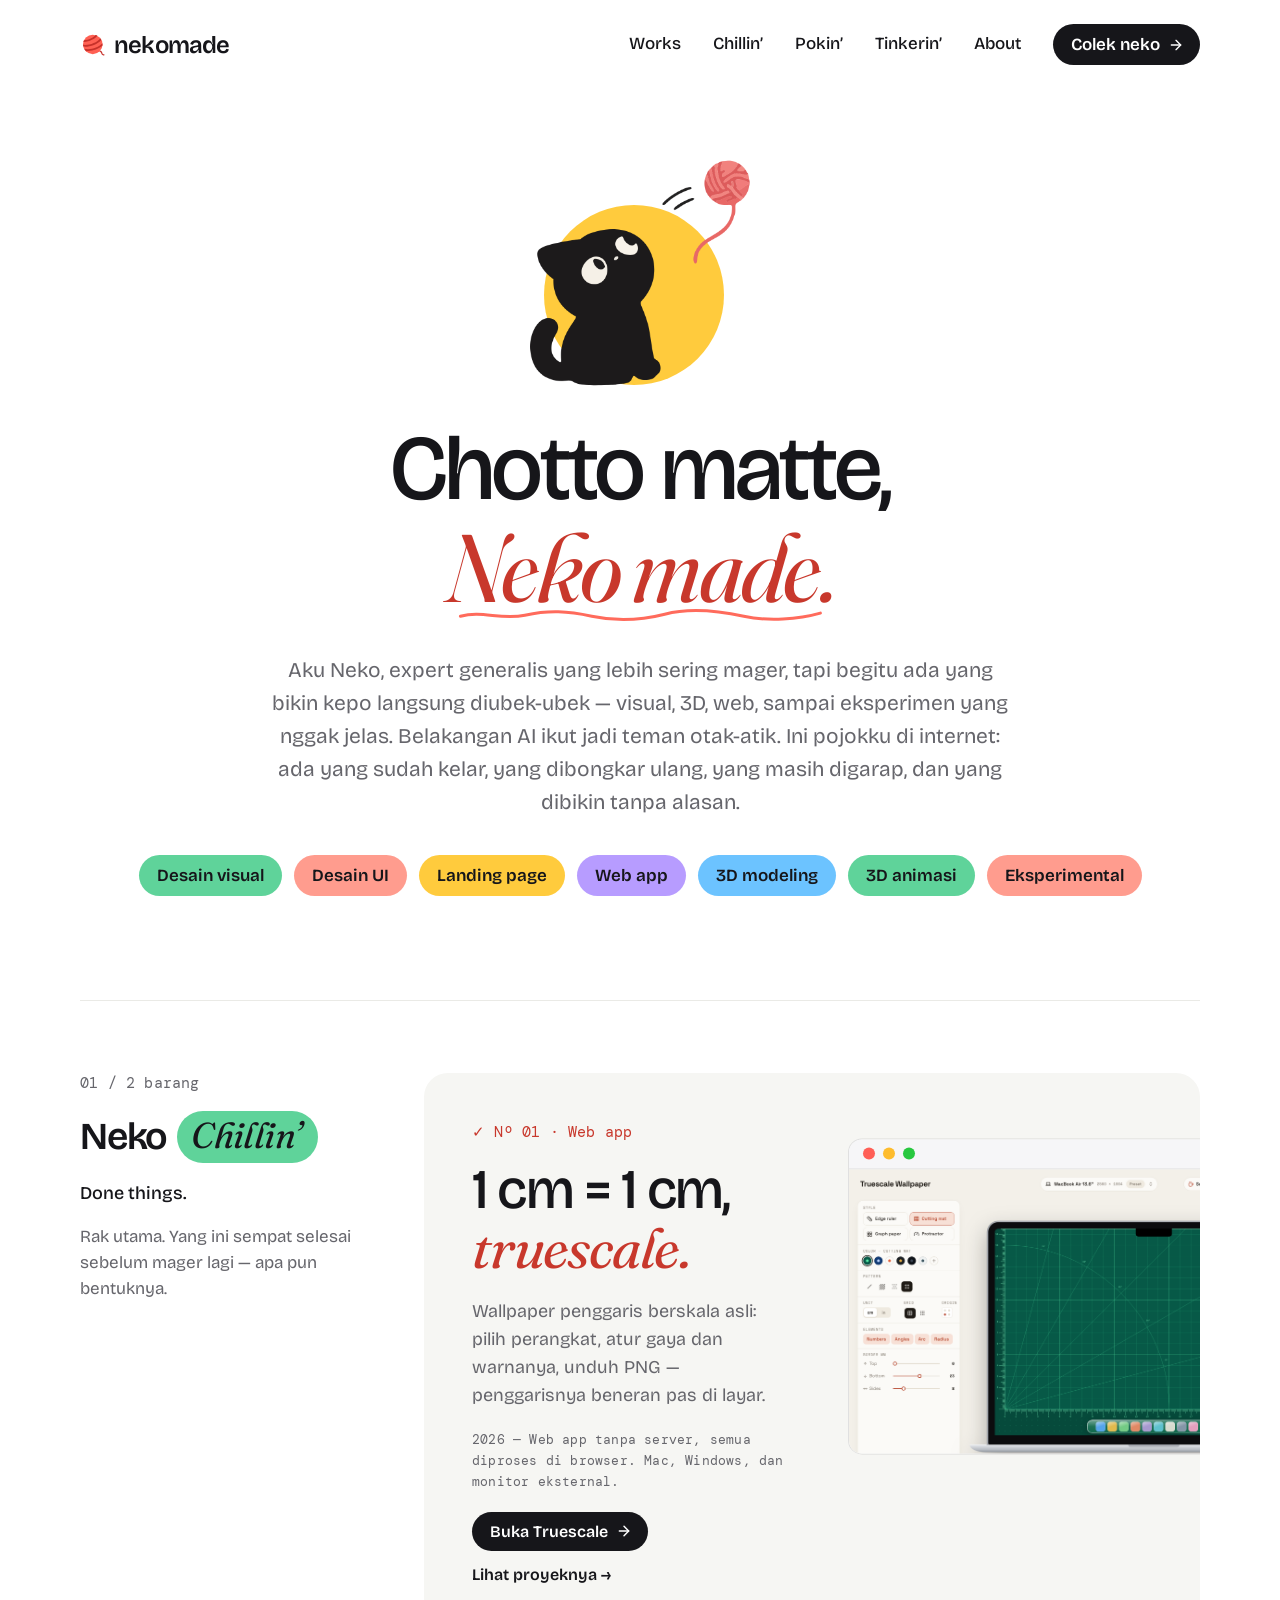
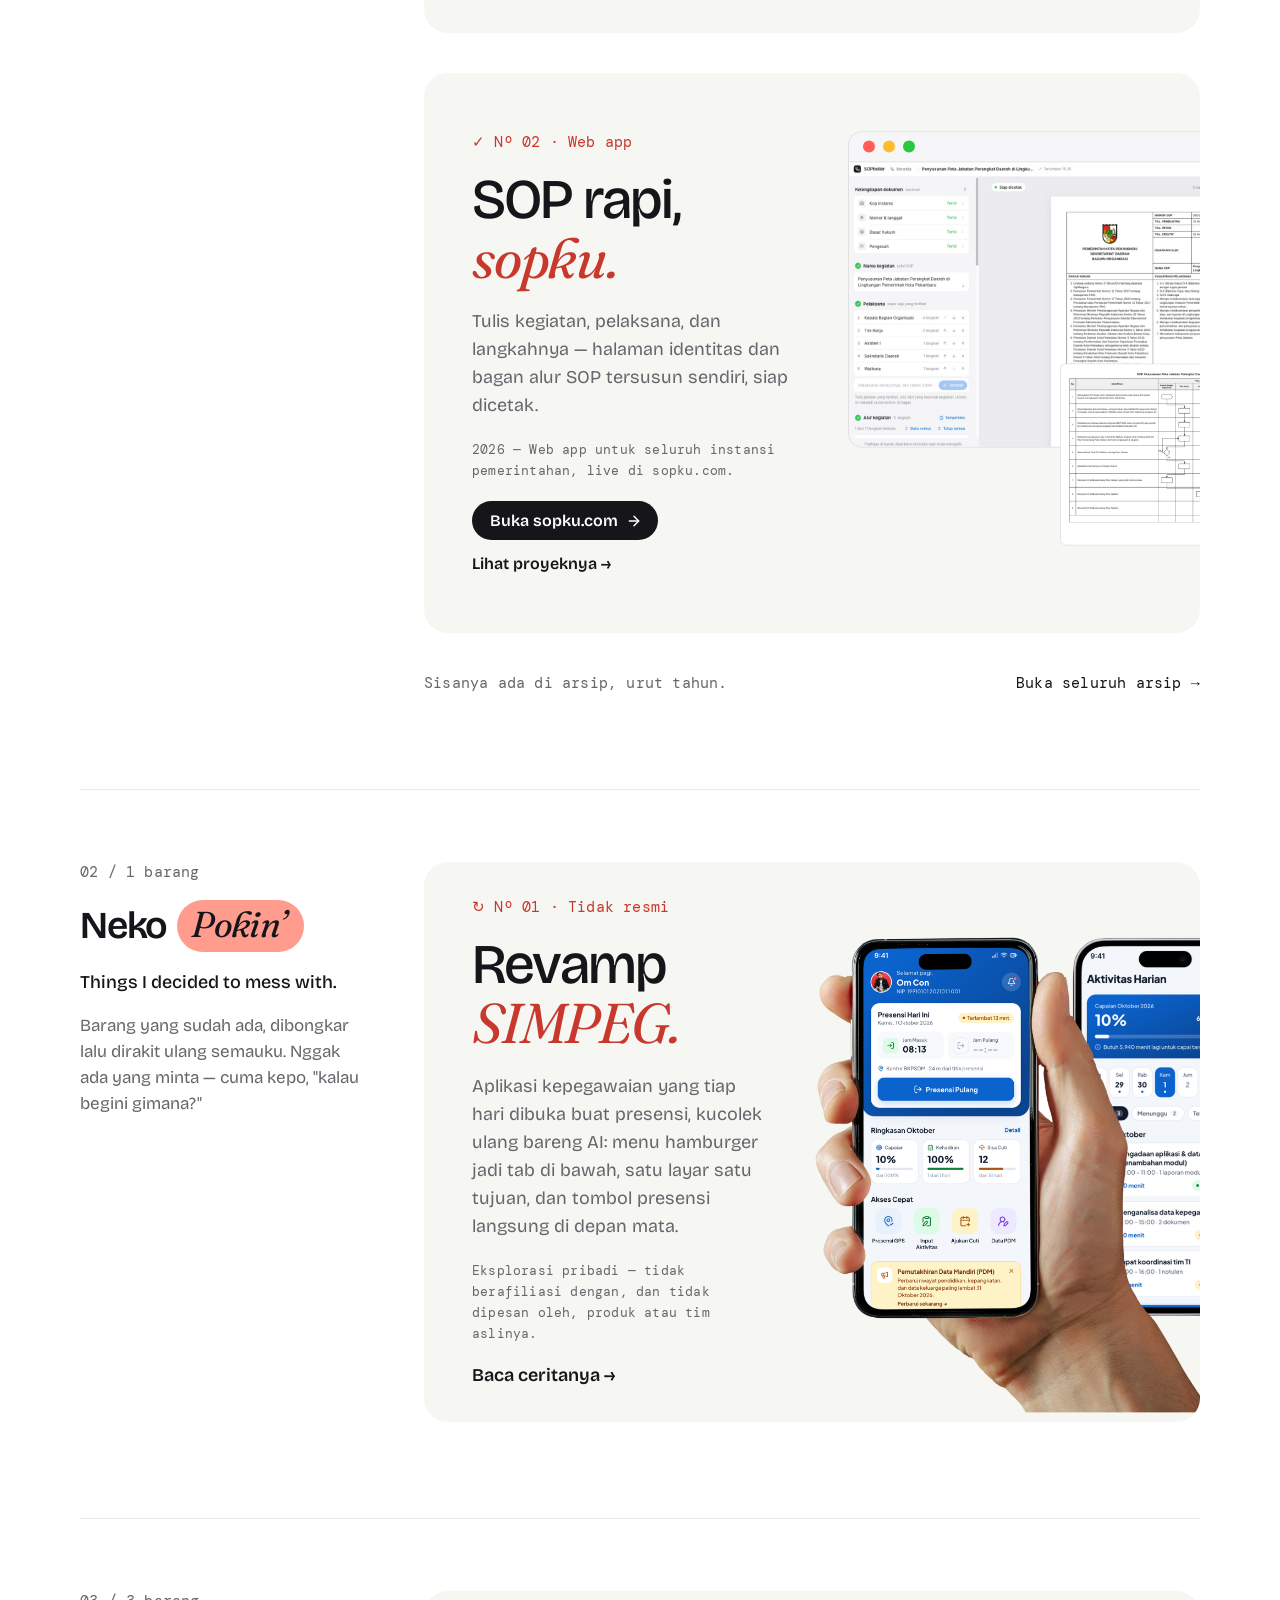
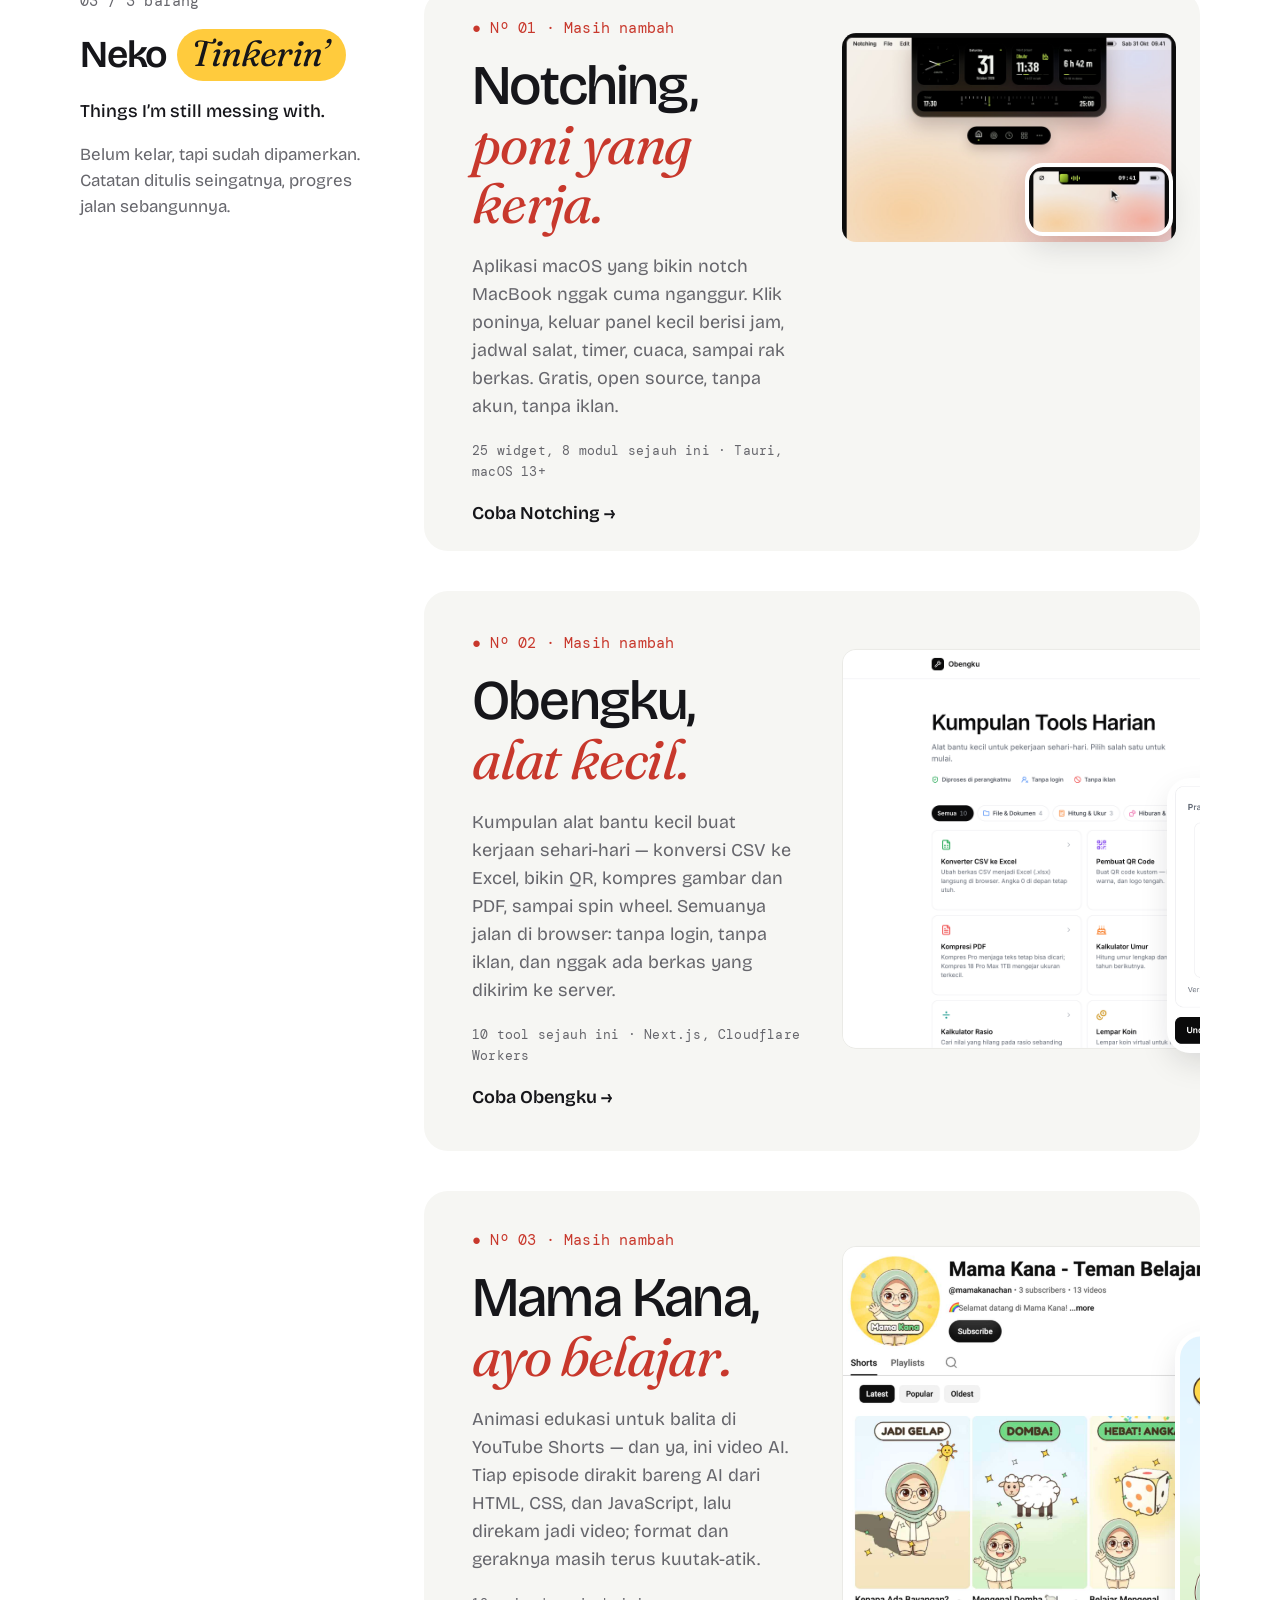
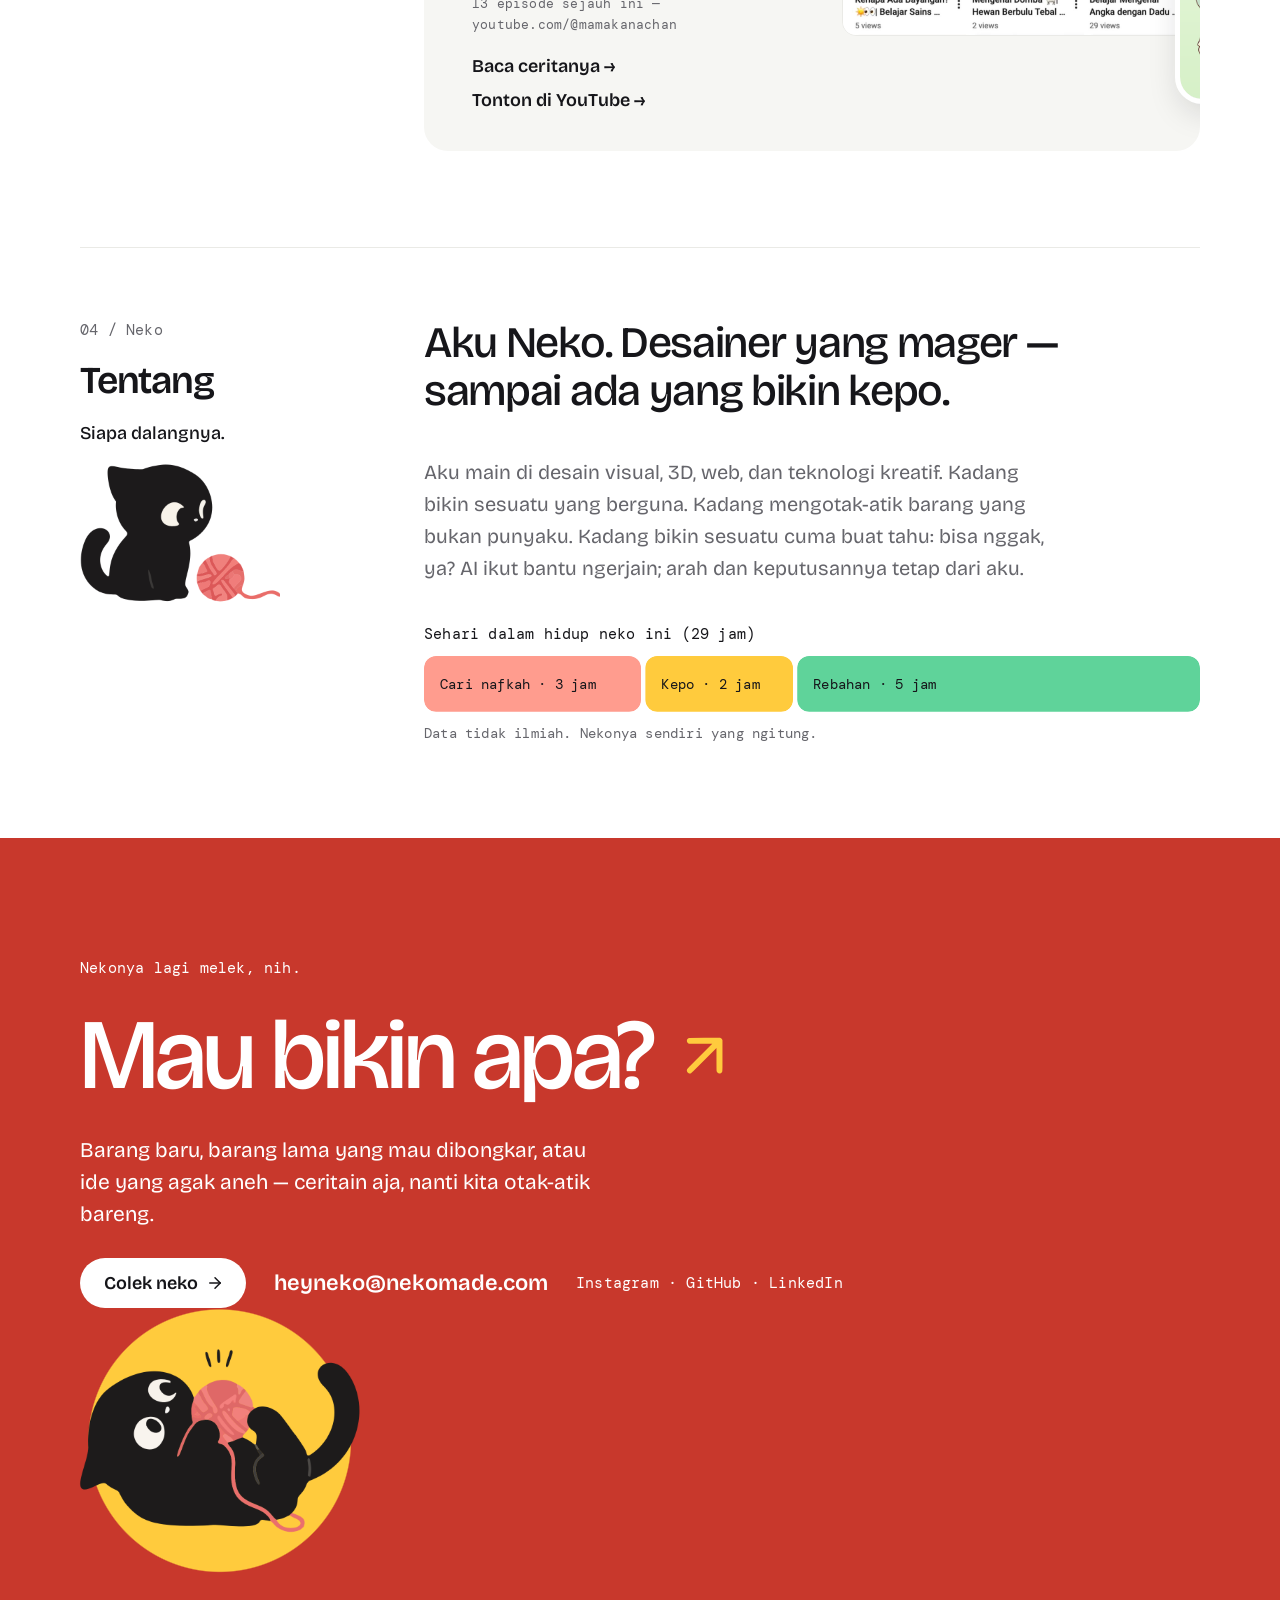
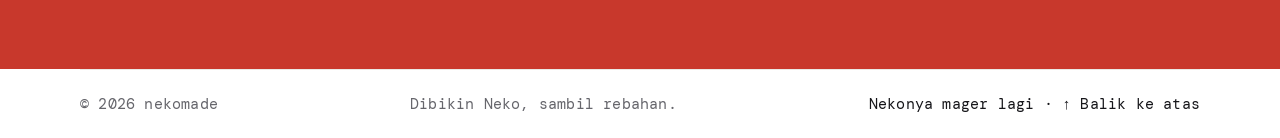
<file: index.html>
<!doctype html>
<html lang="id">
  <head>
    <meta charset="UTF-8" />
    <meta name="viewport" content="width=device-width, initial-scale=1.0" />
    <title>nekomade — Chotto matte, Neko made.</title>
    <meta
      name="description"
      content="Pojok Neko di internet: barang yang sudah kelar, yang dibongkar ulang, yang masih digarap, dan yang dibikin tanpa alasan."
    />
    <link rel="preconnect" href="https://fonts.googleapis.com" />
    <link rel="preconnect" href="https://fonts.gstatic.com" crossorigin />
    <link
      href="https://fonts.googleapis.com/css2?family=Bricolage+Grotesque:opsz,wght@12..96,200..800&family=DM+Mono&family=Fraunces:ital,opsz,wght@1,9..144,100..900&display=swap"
      rel="stylesheet"
    />
    <link rel="stylesheet" href="assets/css/styles.css" />
    <link rel="stylesheet" href="assets/css/motion.css" />
    <script src="assets/js/motion.js"></script>
    <script src="assets/js/header.js" defer></script>
  </head>
  <body id="top">
    <header class="header">
      <div class="header__isle">
        <a class="brand" href="#top">
          <svg class="brand__icon" viewBox="0 0 26 26" width="26" height="26" aria-hidden="true">
            <path
              transform="translate(19.234 18.613)"
              fill="#C6312A"
              d="M1.014 0c1.4105 0.41275 1.90775 1.365 2.1775 2.59025 0.1625 0.741 0.75075 1.12125 1.38125 1.0205 0.39325-0.0585 0.7475 0.1755 0.78 0.55575 0.02925 0.36075-0.273 0.63375-0.715 0.6825-1.0985 0.12675-2.2945-0.49075-2.652-2.10275-0.26325-1.18625-0.767-1.64125-1.98575-1.66075l1.014-1.0855z"
            />
            <circle cx="12.776" cy="12.451" r="9.743" fill="#FF6053" />
            <path
              transform="translate(3.396 2.951)"
              fill="#C6312A"
              d="M12.19075 0c-1.89475 2.431-7.124 5.19675-11.5375 5.19675-0.2925 0.572-0.51675 1.1765-0.65325 1.781 5.43725 0.31525 11.7195-3.28575 14.0985-6.1555-0.6045-0.351-1.248-0.624-1.90775-0.82225z"
            />
            <path
              transform="translate(3.052 6.172)"
              fill="#C6312A"
              d="M17.18275 0c-3.07125 4.446-11.2905 7.371-17.18275 6.62675 0.013 0.637 0.0845 1.24475 0.221 1.7875 5.967 0.6565 14.118-2.15475 18.109-6.66575-0.3315-0.6565-0.71825-1.2415-1.14725-1.7485z"
            />
            <path
              transform="translate(4.118 11.369)"
              fill="#C6312A"
              d="M18.32675 0c-4.29975 4.54025-12.0965 6.93225-18.32675 5.473 0.34775 0.72475 0.82875 1.40075 1.3195 1.95975 6.12625 0.86125 12.792-1.42675 17.004-5.03425 0.08775-0.793 0.091-1.625 0.00325-2.3985z"
            />
          </svg>
          <span class="brand__wordmark">nekomade</span>
        </a>
        <div class="header__chrome">
          <div class="header__chrome-inner">
            <nav class="nav" id="site-nav" aria-label="Utama">
              <a href="works.html">Works</a>
              <a href="chillin.html">Chillin’</a>
              <a href="pokin.html">Pokin’</a>
              <a href="tinkerin.html">Tinkerin’</a>
              <a href="about.html">About</a>
            </nav>
            <a class="talk" href="colek.html">
              Colek neko
              <svg viewBox="0 0 24 24" aria-hidden="true"><path d="M5 12h14" /><path d="m12 5 7 7-7 7" /></svg>
            </a>
            <button class="header__toggle" type="button" aria-label="Buka menu" aria-expanded="false" aria-controls="site-nav">
              <svg viewBox="0 0 24 24" aria-hidden="true"><path class="header__toggle-top" d="M4 8h16" /><path class="header__toggle-bottom" d="M4 16h16" /></svg>
            </button>
          </div>
        </div>
      </div>
    </header>

    <main>
      <section class="hero">
        <div class="hero__illo" aria-hidden="true">
          <span class="hero__disc"></span>
          <img src="assets/img/illustration/neko-menatap-benang.png" alt="" width="390" height="390" />
        </div>
        <h1 class="headline">
          <span class="headline__line">Chotto matte,</span>
          <span class="headline__serif">Neko made.</span>
        </h1>
        <p class="hero__intro">
          Aku Neko, expert generalis yang lebih sering mager, tapi begitu ada yang bikin kepo
          langsung diubek-ubek — visual, 3D, web, sampai eksperimen yang nggak jelas. Belakangan AI
          ikut jadi teman otak-atik. Ini pojokku di internet: ada yang sudah kelar, yang dibongkar
          ulang, yang masih digarap, dan yang dibikin tanpa alasan.
        </p>
        <ul class="pills" aria-label="Keahlian">
          <li class="pill pill--mint">Desain visual</li>
          <li class="pill pill--blush">Desain UI</li>
          <li class="pill pill--warm">Landing page</li>
          <li class="pill pill--lilac">Web app</li>
          <li class="pill pill--sky">3D modeling</li>
          <li class="pill pill--mint">3D animasi</li>
          <li class="pill pill--blush">Eksperimental</li>
        </ul>
      </section>

      <section class="section" id="chillin">
        <div class="row">
          <div class="rail">
            <p class="rail__no">01 / 2 barang</p>
            <h2 class="rail__title">Neko <em class="title-pill title-pill--mint">Chillin’</em></h2>
            <p class="rail__tagline">Done things.</p>
            <p class="rail__desc">
              Rak utama. Yang ini sempat selesai sebelum mager lagi — apa pun bentuknya.
            </p>
          </div>
          <div class="content">
            <article class="panel panel--sopku">
              <div class="panel__copy">
                <p class="panel__tag">✓ Nº 01 · Web app</p>
                <h3 class="panel__title">1 cm = 1 cm, <em>truescale.</em></h3>
                <p class="panel__desc">
                  Wallpaper penggaris berskala asli: pilih perangkat, atur gaya dan warnanya, unduh PNG —
                  penggarisnya beneran pas di layar.
                </p>
                <p class="panel__note">
                  2026 — Web app tanpa server, semua diproses di browser. Mac, Windows, dan monitor eksternal.
                </p>
                <div class="panel__actions">
                  <a class="panel__btn" href="https://truescale.nekomade.com" target="_blank" rel="noopener noreferrer">
                    Buka Truescale
                    <svg viewBox="0 0 24 24" aria-hidden="true"><path d="M5 12h14" /><path d="m12 5 7 7-7 7" /></svg>
                  </a>
                  <a class="panel__link" href="truescale.html">Lihat proyeknya →</a>
                </div>
              </div>
              <div class="panel__visual panel__visual--sopku panel__visual--truescale-compact">
                <div class="sopku-win">
                  <div class="sopku-win__bar" aria-hidden="true">
                    <i style="background: #ff5f57"></i>
                    <i style="background: #febc2e"></i>
                    <i style="background: #28c840"></i>
                  </div>
                  <img
                    loading="lazy"
                    src="assets/img/works/truescale/truescale-desktop.png"
                    alt="Editor Truescale Wallpaper dengan pratinjau cutting mat"
                    width="2160"
                    height="1410"
                  />
                </div>
                <div class="ts-phone">
                  <img
                    loading="lazy"
                    src="assets/img/works/truescale/truescale-mobile.png"
                    alt=""
                    width="540"
                    height="1170"
                    aria-hidden="true"
                  />
                </div>
              </div>
            </article>
            <article class="panel panel--sopku">
              <div class="panel__copy">
                <p class="panel__tag">✓ Nº 02 · Web app</p>
                <h3 class="panel__title">SOP rapi, <em>sopku.</em></h3>
                <p class="panel__desc">
                  Tulis kegiatan, pelaksana, dan langkahnya — halaman identitas dan bagan alur SOP
                  tersusun sendiri, siap dicetak.
                </p>
                <p class="panel__note">
                  2026 — Web app untuk seluruh instansi pemerintahan, live di sopku.com.
                </p>
                <div class="panel__actions">
                  <a class="panel__btn" href="https://sopku.com" target="_blank" rel="noopener noreferrer">
                    Buka sopku.com
                    <svg viewBox="0 0 24 24" aria-hidden="true"><path d="M5 12h14" /><path d="m12 5 7 7-7 7" /></svg>
                  </a>
                  <a class="panel__link" href="sopku.html">Lihat proyeknya →</a>
                </div>
              </div>
              <div class="panel__visual panel__visual--sopku">
                <div class="sopku-win">
                  <div class="sopku-win__bar" aria-hidden="true">
                    <i style="background: #ff5f57"></i>
                    <i style="background: #febc2e"></i>
                    <i style="background: #28c840"></i>
                  </div>
                  <img
                    loading="lazy"
                    src="assets/img/works/sopku/ss-identitas.jpg"
                    alt="Halaman identitas SOP di sopku.com"
                    width="1400"
                    height="801"
                  />
                </div>
                <div class="sopku-doc">
                  <img
                    loading="lazy"
                    src="assets/img/works/sopku/ss-diagram.jpg"
                    alt=""
                    width="1400"
                    height="807"
                    aria-hidden="true"
                  />
                </div>
              </div>
            </article>
            <div class="foot-row">
              <p>Sisanya ada di arsip, urut tahun.</p>
              <a href="works.html">Buka seluruh arsip →</a>
            </div>
          </div>
        </div>
      </section>

      <section class="section" id="pokin">
        <div class="row">
          <div class="rail">
            <p class="rail__no">02 / 1 barang</p>
            <h2 class="rail__title">Neko <em class="title-pill title-pill--blush">Pokin’</em></h2>
            <p class="rail__tagline">Things I decided to mess with.</p>
            <p class="rail__desc">
              Barang yang sudah ada, dibongkar lalu dirakit ulang semauku. Nggak ada yang minta —
              cuma kepo, "kalau begini gimana?"
            </p>
          </div>
          <div class="content">
            <article class="panel">
              <div class="panel__copy">
                <p class="panel__tag">↻ Nº 01 · Tidak resmi</p>
                <h3 class="panel__title">Revamp <em>SIMPEG.</em></h3>
                <p class="panel__desc">
                  Aplikasi kepegawaian yang tiap hari dibuka buat presensi, kucolek ulang bareng AI:
                  menu hamburger jadi tab di bawah, satu layar satu tujuan, dan tombol presensi
                  langsung di depan mata.
                </p>
                <p class="panel__note">
                  Eksplorasi pribadi — tidak berafiliasi dengan, dan tidak dipesan oleh, produk atau
                  tim aslinya.
                </p>
                <a class="panel__link" href="simpeg.html">Baca ceritanya →</a>
              </div>
              <div class="panel__visual panel__visual--simpeg">
                <img
                  loading="lazy"
                  src="assets/img/works/simpeg/simpeg-mockup.png"
                  alt="Tiga layar revamp SIMPEG di ponsel: beranda, aktivitas harian, dan presensi"
                  width="1920"
                  height="1080"
                />
              </div>
            </article>
          </div>
        </div>
      </section>

      <section class="section" id="tinkerin">
        <div class="row">
          <div class="rail">
            <p class="rail__no">03 / 3 barang</p>
            <h2 class="rail__title">Neko <em class="title-pill title-pill--warm">Tinkerin’</em></h2>
            <p class="rail__tagline">Things I’m still messing with.</p>
            <p class="rail__desc">
              Belum kelar, tapi sudah dipamerkan. Catatan ditulis seingatnya, progres jalan
              sebangunnya.
            </p>
          </div>
          <div class="content">
            <article class="panel panel--wide-copy">
              <div class="panel__copy">
                <p class="panel__tag">● Nº 01 · Masih nambah</p>
                <h3 class="panel__title">Notching, <em>poni yang kerja.</em></h3>
                <p class="panel__desc">
                  Aplikasi macOS yang bikin notch MacBook nggak cuma nganggur. Klik poninya, keluar panel
                  kecil berisi jam, jadwal salat, timer, cuaca, sampai rak berkas. Gratis, open source,
                  tanpa akun, tanpa iklan.
                </p>
                <p class="panel__note">25 widget, 8 modul sejauh ini · Tauri, macOS 13+</p>
                <a class="panel__link" href="https://notching.web.id" target="_blank" rel="noopener noreferrer">Coba Notching →</a>
              </div>
              <div class="panel__visual panel__visual--notching">
                <div class="notching__stage">
                  <img
                    class="notching__home"
                    loading="lazy"
                    src="assets/img/works/notching/notching-home.jpg"
                    alt="Notch MacBook yang terbuka jadi panel Notching: jam, tanggal, jadwal salat, jam kerja, dan timer"
                    width="1440"
                    height="900"
                  />
                  <img
                    class="notching__card"
                    loading="lazy"
                    src="assets/img/works/notching/notching-closed.jpg"
                    alt="Notch MacBook dalam keadaan tertutup, menampilkan album art dan jam"
                    width="640"
                    height="300"
                  />
                </div>
              </div>
            </article>
            <article class="panel panel--wide-copy">
              <div class="panel__copy">
                <p class="panel__tag">● Nº 02 · Masih nambah</p>
                <h3 class="panel__title">Obengku, <em>alat kecil.</em></h3>
                <p class="panel__desc">
                  Kumpulan alat bantu kecil buat kerjaan sehari-hari — konversi CSV ke Excel, bikin QR,
                  kompres gambar dan PDF, sampai spin wheel. Semuanya jalan di browser: tanpa login,
                  tanpa iklan, dan nggak ada berkas yang dikirim ke server.
                </p>
                <p class="panel__note">10 tool sejauh ini · Next.js, Cloudflare Workers</p>
                <a class="panel__link" href="https://obengku.nekomade.com" target="_blank" rel="noopener noreferrer">Coba Obengku →</a>
              </div>
              <div class="panel__visual panel__visual--obengku">
                <img
                  class="obengku__home"
                  loading="lazy"
                  src="assets/img/works/obengku/obengku-beranda.png"
                  alt="Beranda Obengku: grid sepuluh tool harian"
                  width="1440"
                  height="900"
                />
                <img
                  class="obengku__card"
                  loading="lazy"
                  src="assets/img/works/obengku/obengku-qr-preview.png"
                  alt="Pratinjau QR code dari tool Pembuat QR Code"
                  width="660"
                  height="875"
                />
              </div>
            </article>
            <article class="panel panel--wide-copy">
              <div class="panel__copy">
                <p class="panel__tag">● Nº 03 · Masih nambah</p>
                <h3 class="panel__title">Mama Kana, <em>ayo belajar.</em></h3>
                <p class="panel__desc">
                  Animasi edukasi untuk balita di YouTube Shorts — dan ya, ini video AI. Tiap
                  episode dirakit bareng AI dari HTML, CSS, dan JavaScript, lalu direkam jadi video;
                  format dan geraknya masih terus kuutak-atik.
                </p>
                <p class="panel__note">13 episode sejauh ini — youtube.com/@mamakanachan</p>
                <a class="panel__link" href="mamakana.html">Baca ceritanya →</a>
                <a class="panel__link" href="https://youtube.com/@mamakanachan" target="_blank" rel="noopener noreferrer">Tonton di YouTube →</a>
              </div>
              <div class="panel__visual panel__visual--mamakana">
                <img
                  class="mamakana__channel"
                  loading="lazy"
                  src="assets/img/works/mamakana/youtube-channel.png"
                  alt="Halaman kanal YouTube Mama Kana"
                />
                <img
                  class="mamakana__short"
                  loading="lazy"
                  src="assets/img/works/mamakana/ep12-domba.png"
                  alt="Cuplikan episode 12: domba makan rumput"
                />
              </div>
            </article>
          </div>
        </div>
      </section>

      <section class="section" id="tentang">
        <div class="row">
          <div class="rail">
            <p class="rail__no">04 / Neko</p>
            <h2 class="rail__title">Tentang</h2>
            <p class="rail__tagline">Siapa dalangnya.</p>
            <div class="rail__illo" aria-hidden="true">
              <img loading="lazy" src="assets/img/illustration/neko-duduk-melirik.png" alt="" width="400" height="400" />
            </div>
          </div>
          <div class="content">
            <p class="about__lead">Aku Neko. Desainer yang mager — sampai ada yang bikin kepo.</p>
            <p class="about__text">
              Aku main di desain visual, 3D, web, dan teknologi kreatif. Kadang bikin sesuatu yang
              berguna. Kadang mengotak-atik barang yang bukan punyaku. Kadang bikin sesuatu cuma
              buat tahu: bisa nggak, ya? AI ikut bantu ngerjain; arah dan keputusannya tetap dari
              aku.
            </p>
            <div class="day">
              <p class="day__label">Sehari dalam hidup neko ini (29 jam)</p>
              <div class="day__bar">
                <span class="day__seg day__seg--nafkah">Cari nafkah · 8 jam</span>
                <span class="day__seg day__seg--kepo">Kepo · 5 jam</span>
                <span class="day__seg day__seg--rebahan">Rebahan · 16 jam</span>
              </div>
              <p class="day__note">Data tidak ilmiah. Nekonya sendiri yang ngitung.</p>
            </div>
          </div>
        </div>
      </section>

      <section class="kontak" id="kontak">
        <div class="kontak__inner">
          <p class="kontak__eyebrow">Nekonya lagi melek, nih.</p>
          <a class="kontak__headline" href="mailto:heyneko@nekomade.com">
            <span>Mau bikin apa?</span>
            <svg viewBox="0 0 14 14" aria-hidden="true">
              <path
                fill="currentColor"
                d="M3.94775 3.51367q-0.14014 0.04102-0.25976 0.15381-0.11963 0.11279-0.16065 0.25293-0.05469 0.19482 0.02735 0.39307 0.08545 0.19482 0.25293 0.29394 0.08545 0.02734 0.19482 0.04102 0.1709 0.01367 0.65967 0.02734l3.83496 0-2.45068 2.45068q-1.65088 1.65088-2.05762 2.07129-0.40332 0.42041-0.43408 0.4751-0.10938 0.23926-0.01367 0.46485 0.09912 0.22217 0.32128 0.32128 0.22559 0.0957 0.46485-0.01367 0.05469-0.03076 0.4751-0.43408 0.42041-0.40674 2.07129-2.05762l2.45068-2.45068 0 2.21143q0 2.2251 0.02734 2.31054 0.02734 0.18115 0.15381 0.29395 0.19824 0.19482 0.46143 0.17431 0.2666-0.02051 0.42041-0.24609l0.02734-0.02734q0.04443-0.05469 0.05811-0.18116 0.01367-0.15381 0.02734-0.68701l0-5.37646-0.04102-0.09571q-0.02734-0.11279-0.12646-0.21191-0.09912-0.09912-0.21192-0.12646l-0.0957-0.04102-3.01123 0q-2.99414 0-3.06592 0.01367z"
              />
            </svg>
          </a>
          <p class="kontak__text">
            Barang baru, barang lama yang mau dibongkar, atau ide yang agak aneh — ceritain aja,
            nanti kita otak-atik bareng.
          </p>
          <div class="kontak__links">
            <a class="kontak__cta" href="colek.html">
              Colek neko
              <svg viewBox="0 0 24 24" aria-hidden="true"><path d="M5 12h14" /><path d="m12 5 7 7-7 7" /></svg>
            </a>
            <a class="kontak__email" href="mailto:heyneko@nekomade.com">heyneko@nekomade.com</a>
            <p class="kontak__socials">
              <a href="#">Instagram</a> · <a href="#">GitHub</a> · <a href="#">LinkedIn</a>
            </p>
          </div>
          <img
            class="kontak__neko"
            loading="lazy"
            src="assets/img/illustration/neko-berbaring-memeluk-benang.png"
            alt=""
            width="700"
            height="700"
            aria-hidden="true"
          />
        </div>
      </section>
    </main>

    <footer class="footer">
      <div class="footer__inner">
        <p>© 2026 nekomade</p>
        <p>Dibikin Neko, sambil rebahan.</p>
        <p class="footer__right">Nekonya mager lagi · <a href="#top">↑ Balik ke atas</a></p>
      </div>
    </footer>
  </body>
</html>
</file>
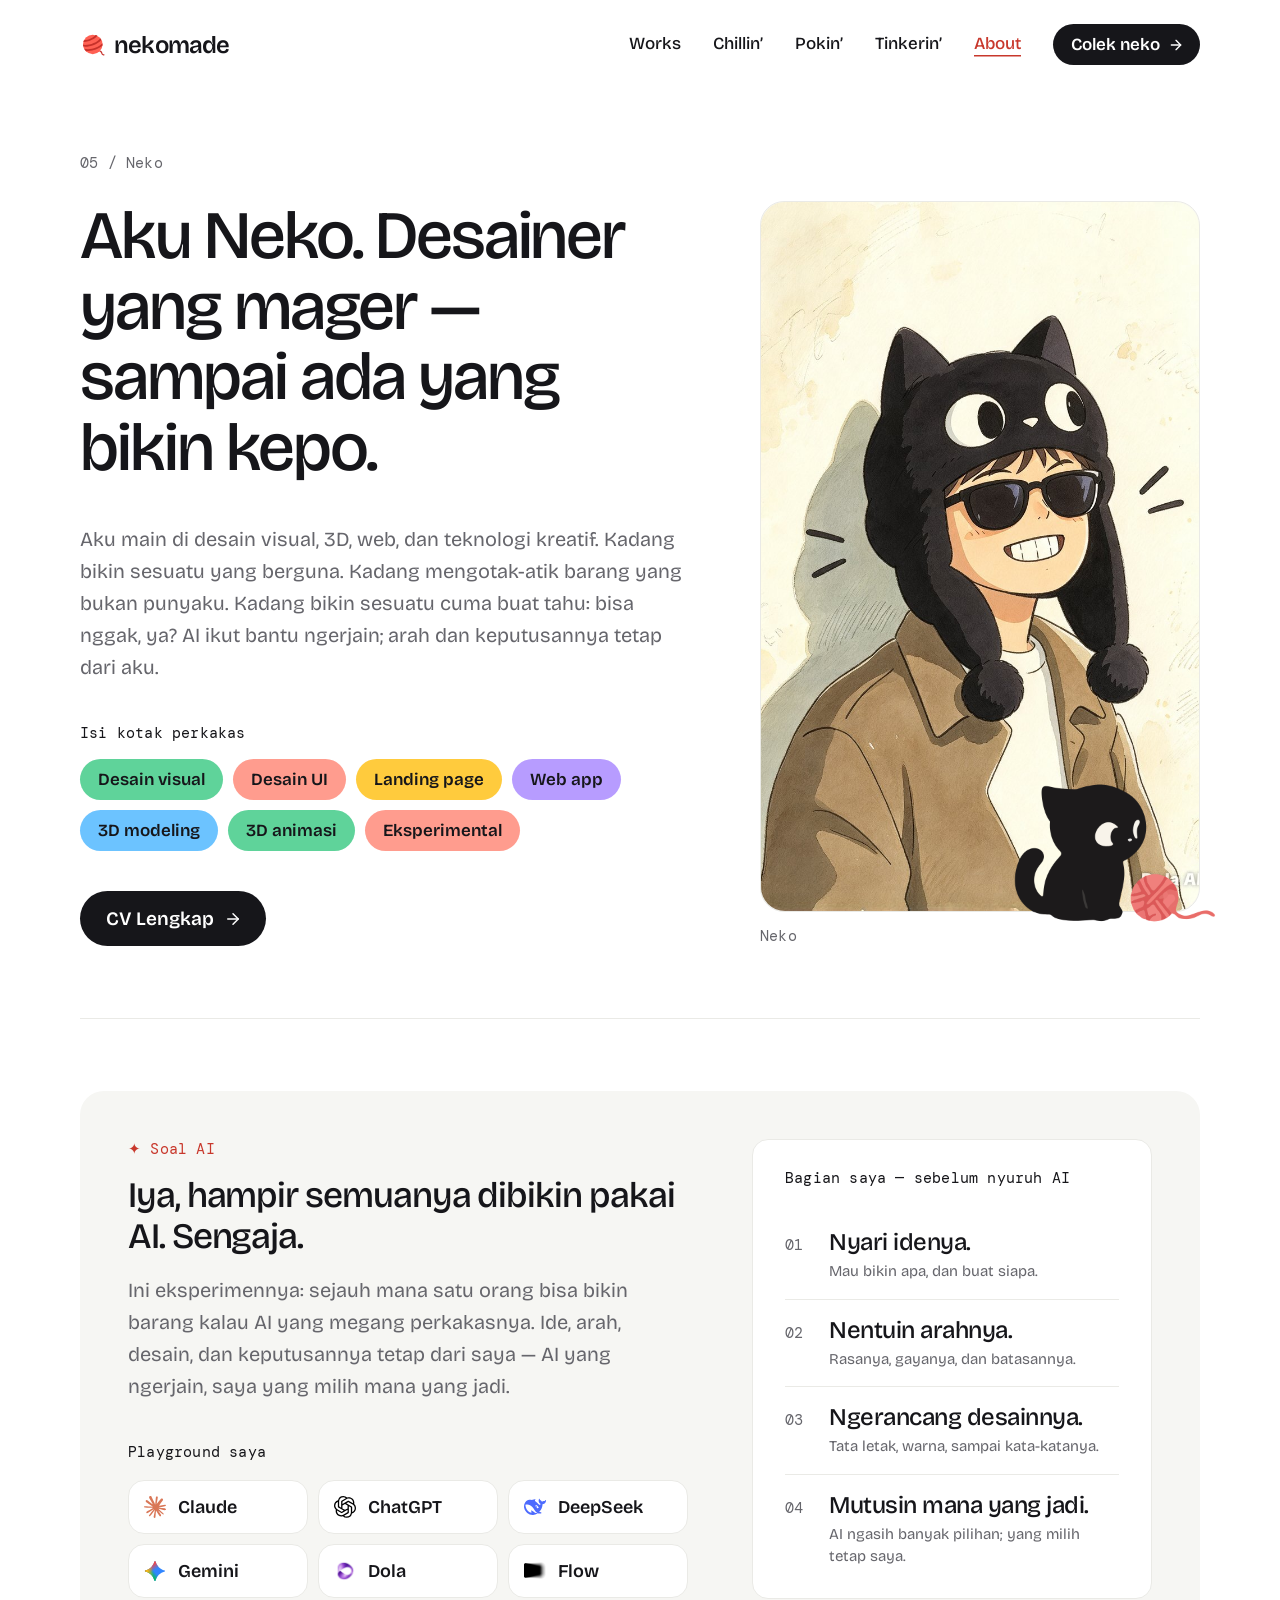
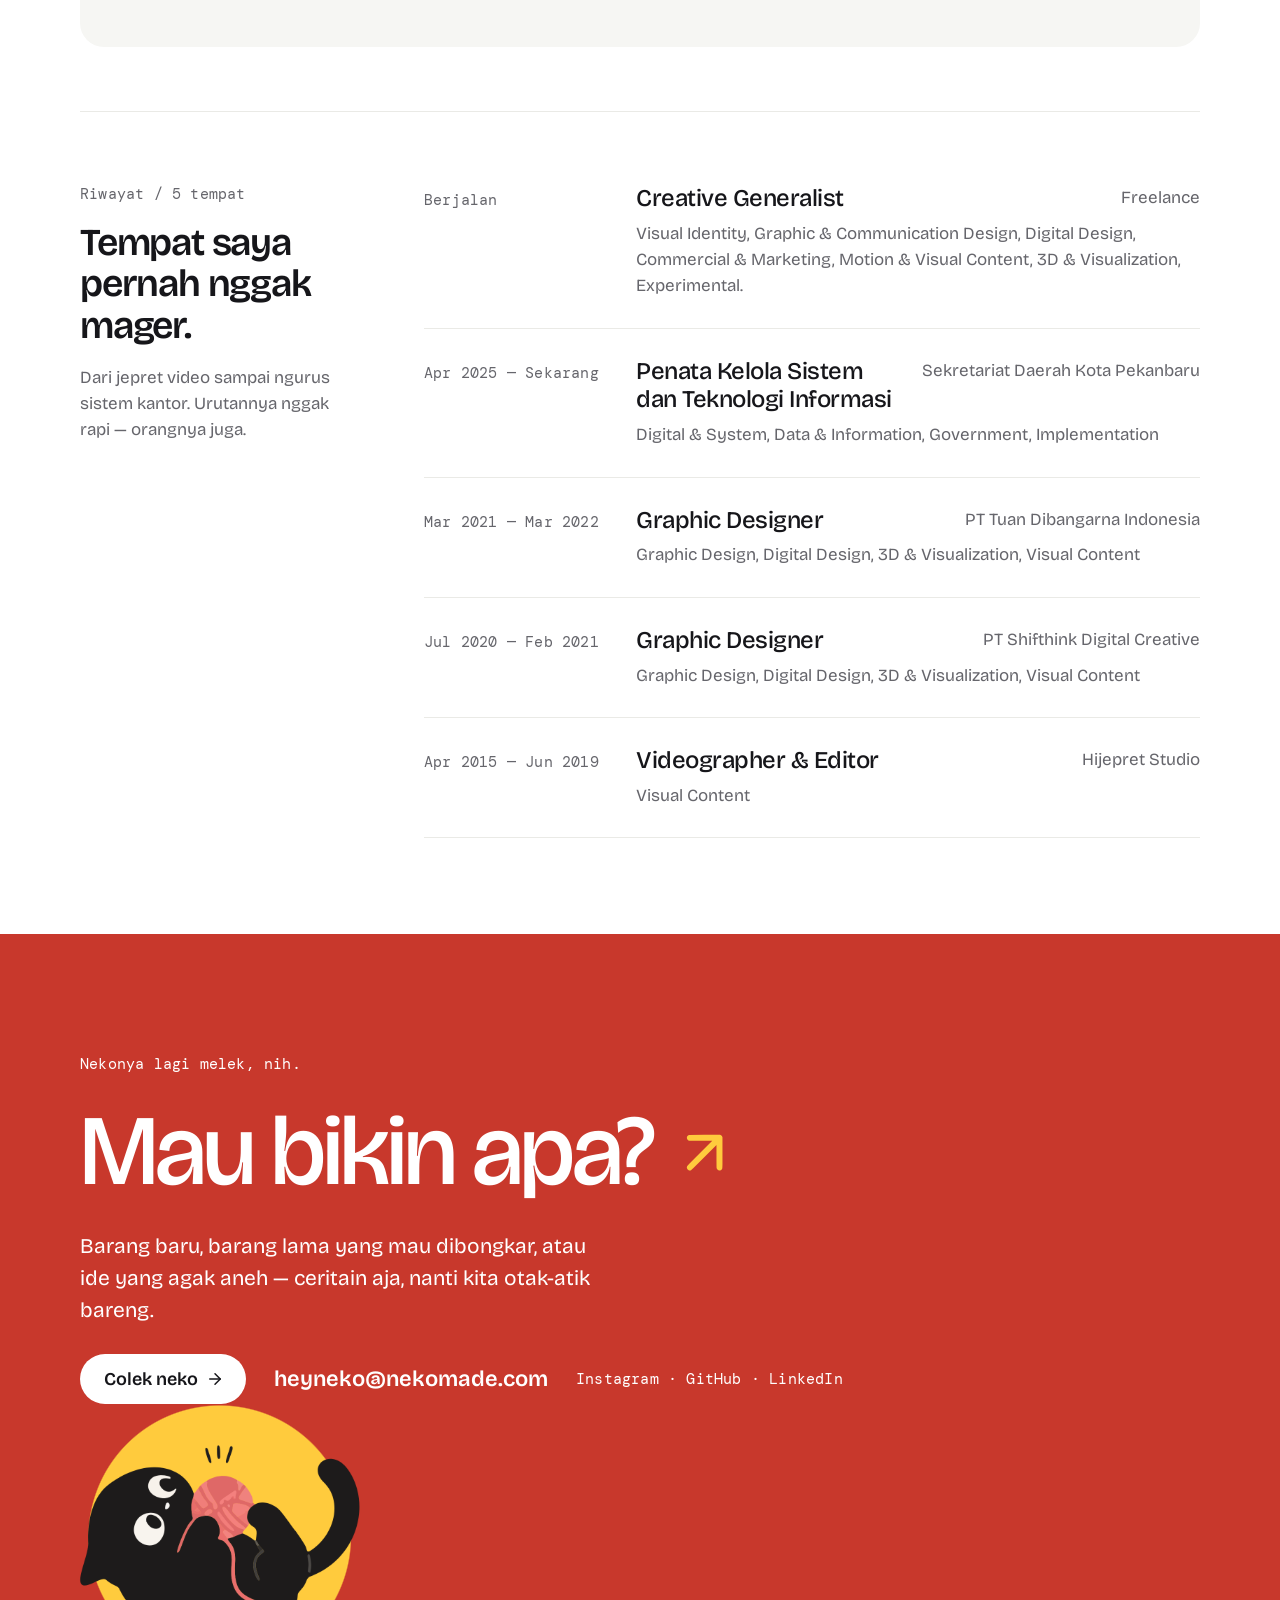
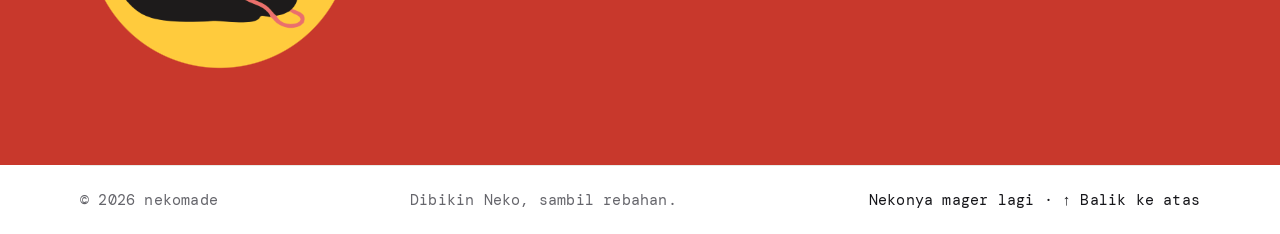
<file: about.html>
<!doctype html>
<html lang="id">
  <head>
    <meta charset="UTF-8" />
    <meta name="viewport" content="width=device-width, initial-scale=1.0" />
    <title>Tentang — nekomade</title>
    <meta
      name="description"
      content="Aku Neko. Desainer yang mager — sampai ada yang bikin kepo."
    />
    <link rel="preconnect" href="https://fonts.googleapis.com" />
    <link rel="preconnect" href="https://fonts.gstatic.com" crossorigin />
    <link
      href="https://fonts.googleapis.com/css2?family=Bricolage+Grotesque:opsz,wght@12..96,200..800&family=DM+Mono&family=Fraunces:ital,opsz,wght@1,9..144,100..900&display=swap"
      rel="stylesheet"
    />
    <link rel="stylesheet" href="assets/css/styles.css" />
    <link rel="stylesheet" href="assets/css/motion.css" />
    <script src="assets/js/motion.js"></script>
    <script src="assets/js/header.js" defer></script>
  </head>
  <body id="top">
    <header class="header">
      <div class="header__isle">
        <a class="brand" href="index.html">
          <svg class="brand__icon" viewBox="0 0 26 26" width="26" height="26" aria-hidden="true">
            <path
              transform="translate(19.234 18.613)"
              fill="#C6312A"
              d="M1.014 0c1.4105 0.41275 1.90775 1.365 2.1775 2.59025 0.1625 0.741 0.75075 1.12125 1.38125 1.0205 0.39325-0.0585 0.7475 0.1755 0.78 0.55575 0.02925 0.36075-0.273 0.63375-0.715 0.6825-1.0985 0.12675-2.2945-0.49075-2.652-2.10275-0.26325-1.18625-0.767-1.64125-1.98575-1.66075l1.014-1.0855z"
            />
            <circle cx="12.776" cy="12.451" r="9.743" fill="#FF6053" />
            <path
              transform="translate(3.396 2.951)"
              fill="#C6312A"
              d="M12.19075 0c-1.89475 2.431-7.124 5.19675-11.5375 5.19675-0.2925 0.572-0.51675 1.1765-0.65325 1.781 5.43725 0.31525 11.7195-3.28575 14.0985-6.1555-0.6045-0.351-1.248-0.624-1.90775-0.82225z"
            />
            <path
              transform="translate(3.052 6.172)"
              fill="#C6312A"
              d="M17.18275 0c-3.07125 4.446-11.2905 7.371-17.18275 6.62675 0.013 0.637 0.0845 1.24475 0.221 1.7875 5.967 0.6565 14.118-2.15475 18.109-6.66575-0.3315-0.6565-0.71825-1.2415-1.14725-1.7485z"
            />
            <path
              transform="translate(4.118 11.369)"
              fill="#C6312A"
              d="M18.32675 0c-4.29975 4.54025-12.0965 6.93225-18.32675 5.473 0.34775 0.72475 0.82875 1.40075 1.3195 1.95975 6.12625 0.86125 12.792-1.42675 17.004-5.03425 0.08775-0.793 0.091-1.625 0.00325-2.3985z"
            />
          </svg>
          <span class="brand__wordmark">nekomade</span>
        </a>
        <div class="header__chrome">
          <div class="header__chrome-inner">
            <nav class="nav" id="site-nav" aria-label="Utama">
              <a href="works.html">Works</a>
              <a href="chillin.html">Chillin’</a>
              <a href="pokin.html">Pokin’</a>
              <a href="tinkerin.html">Tinkerin’</a>
              <a href="about.html" aria-current="page">About</a>
            </nav>
            <a class="talk" href="colek.html">
              Colek neko
              <svg viewBox="0 0 24 24" aria-hidden="true"><path d="M5 12h14" /><path d="m12 5 7 7-7 7" /></svg>
            </a>
            <button class="header__toggle" type="button" aria-label="Buka menu" aria-expanded="false" aria-controls="site-nav">
              <svg viewBox="0 0 24 24" aria-hidden="true"><path class="header__toggle-top" d="M4 8h16" /><path class="header__toggle-bottom" d="M4 16h16" /></svg>
            </button>
          </div>
        </div>
      </div>
    </header>

    <main>
      <section class="page-head page-head--about">
        <p class="head-no">05 / Neko</p>
        <div class="about-intro">
          <div class="about-intro__copy">
            <h1 class="about__lead about__lead--xl">Aku Neko. Desainer yang mager — sampai ada yang bikin kepo.</h1>
            <p class="about__text">
              Aku main di desain visual, 3D, web, dan teknologi kreatif. Kadang bikin sesuatu yang
              berguna. Kadang mengotak-atik barang yang bukan punyaku. Kadang bikin sesuatu cuma
              buat tahu: bisa nggak, ya? AI ikut bantu ngerjain; arah dan keputusannya tetap dari
              aku.
            </p>
            <div class="toolbox">
              <p class="toolbox__label">Isi kotak perkakas</p>
              <ul class="toolbox__list">
                <li class="pill tile__no--mint">Desain visual</li>
                <li class="pill tile__no--blush">Desain UI</li>
                <li class="pill tile__no--warm">Landing page</li>
                <li class="pill tile__no--lilac">Web app</li>
                <li class="pill tile__no--sky">3D modeling</li>
                <li class="pill tile__no--mint">3D animasi</li>
                <li class="pill tile__no--blush">Eksperimental</li>
              </ul>
            </div>
            <a class="cv-button" href="cv.html">
              CV Lengkap
              <svg viewBox="0 0 24 24" aria-hidden="true"><path d="M5 12h14" /><path d="m12 5 7 7-7 7" /></svg>
            </a>
          </div>
          <figure class="photo">
            <div class="photo-slot">
              <img class="photo-slot__img" src="assets/img/neko.jpg" alt="Ilustrasi Neko tersenyum, memakai topi kucing hitam dan kacamata hitam" width="880" height="1264" />
              <img class="photo__neko" src="assets/img/illustration/neko-duduk-melirik.png" alt="" width="400" height="400" aria-hidden="true" />
            </div>
            <figcaption>Neko</figcaption>
          </figure>
        </div>
      </section>

      <section class="page-body">
        <div class="page-body__inner page-body__inner--about">
          <div class="ai-note">
            <div class="ai-note__left">
              <div class="ai-note__head">
                <p class="panel__tag">✦ Soal AI</p>
                <p class="ai-note__text">Iya, hampir semuanya dibikin pakai AI. Sengaja.</p>
                <p class="ai-note__desc">
                  Ini eksperimennya: sejauh mana satu orang bisa bikin barang kalau AI yang megang
                  perkakasnya. Ide, arah, desain, dan keputusannya tetap dari saya — AI yang ngerjain,
                  saya yang milih mana yang jadi.
                </p>
              </div>
              <div class="ai-note__play">
                <p class="toolbox__label">Playground saya</p>
                <ul class="playground">
                  <li>
                    <img class="playground__logo" src="assets/img/logos/claude.svg" alt="" width="22" height="22" />
                    Claude
                  </li>
                  <li>
                    <img class="playground__logo" src="assets/img/logos/chatgpt.svg" alt="" width="22" height="22" />
                    ChatGPT
                  </li>
                  <li>
                    <img class="playground__logo" src="assets/img/logos/deepseek.svg" alt="" width="22" height="22" />
                    DeepSeek
                  </li>
                  <li>
                    <img class="playground__logo" src="assets/img/logos/gemini.svg" alt="" width="22" height="22" />
                    Gemini
                  </li>
                  <li>
                    <img class="playground__logo" src="assets/img/logos/dola.png" alt="" width="22" height="22" />
                    Dola
                  </li>
                  <li>
                    <img class="playground__logo" src="assets/img/logos/flow.png" alt="" width="22" height="22" />
                    Flow
                  </li>
                </ul>
              </div>
            </div>
            <div class="ai-note__steps">
              <p class="toolbox__label">Bagian saya — sebelum nyuruh AI</p>
              <ol class="steps">
                <li>
                  <div>
                    <p class="steps__title">Nyari idenya.</p>
                    <p class="steps__desc">Mau bikin apa, dan buat siapa.</p>
                  </div>
                </li>
                <li>
                  <div>
                    <p class="steps__title">Nentuin arahnya.</p>
                    <p class="steps__desc">Rasanya, gayanya, dan batasannya.</p>
                  </div>
                </li>
                <li>
                  <div>
                    <p class="steps__title">Ngerancang desainnya.</p>
                    <p class="steps__desc">Tata letak, warna, sampai kata-katanya.</p>
                  </div>
                </li>
                <li>
                  <div>
                    <p class="steps__title">Mutusin mana yang jadi.</p>
                    <p class="steps__desc">AI ngasih banyak pilihan; yang milih tetap saya.</p>
                  </div>
                </li>
              </ol>
            </div>
          </div>
          <section class="riwayat">
            <div class="rail">
              <p class="rail__no">Riwayat / 5 tempat</p>
              <h2 class="rail__title">Tempat saya pernah nggak mager.</h2>
              <p class="rail__desc">
                Dari jepret video sampai ngurus sistem kantor. Urutannya nggak rapi — orangnya juga.
              </p>
            </div>
            <ol class="riwayat__list">
              <li class="riwayat__row">
                <p class="riwayat__period">Berjalan</p>
                <div class="riwayat__main">
                  <div class="riwayat__line">
                    <h3>Creative Generalist</h3>
                    <p class="riwayat__org">Freelance</p>
                  </div>
                  <p class="riwayat__tags">Visual Identity, Graphic &amp; Communication Design, Digital Design, Commercial &amp; Marketing, Motion &amp; Visual Content, 3D &amp; Visualization, Experimental.</p>
                </div>
              </li>
              <li class="riwayat__row">
                <p class="riwayat__period">Apr 2025 — Sekarang</p>
                <div class="riwayat__main">
                  <div class="riwayat__line">
                    <h3>Penata Kelola Sistem dan Teknologi Informasi</h3>
                    <p class="riwayat__org">Sekretariat Daerah Kota Pekanbaru</p>
                  </div>
                  <p class="riwayat__tags">Digital &amp; System, Data &amp; Information, Government, Implementation</p>
                </div>
              </li>
              <li class="riwayat__row">
                <p class="riwayat__period">Mar 2021 — Mar 2022</p>
                <div class="riwayat__main">
                  <div class="riwayat__line">
                    <h3>Graphic Designer</h3>
                    <p class="riwayat__org">PT Tuan Dibangarna Indonesia</p>
                  </div>
                  <p class="riwayat__tags">Graphic Design, Digital Design, 3D &amp; Visualization, Visual Content</p>
                </div>
              </li>
              <li class="riwayat__row">
                <p class="riwayat__period">Jul 2020 — Feb 2021</p>
                <div class="riwayat__main">
                  <div class="riwayat__line">
                    <h3>Graphic Designer</h3>
                    <p class="riwayat__org">PT Shifthink Digital Creative</p>
                  </div>
                  <p class="riwayat__tags">Graphic Design, Digital Design, 3D &amp; Visualization, Visual Content</p>
                </div>
              </li>
              <li class="riwayat__row">
                <p class="riwayat__period">Apr 2015 — Jun 2019</p>
                <div class="riwayat__main">
                  <div class="riwayat__line">
                    <h3>Videographer &amp; Editor</h3>
                    <p class="riwayat__org">Hijepret Studio</p>
                  </div>
                  <p class="riwayat__tags">Visual Content</p>
                </div>
              </li>
            </ol>
          </section>
        </div>
      </section>

      <section class="kontak" id="kontak">
        <div class="kontak__inner">
          <p class="kontak__eyebrow">Nekonya lagi melek, nih.</p>
          <a class="kontak__headline" href="mailto:heyneko@nekomade.com">
            <span>Mau bikin apa?</span>
            <svg viewBox="0 0 14 14" aria-hidden="true">
              <path
                fill="currentColor"
                d="M3.94775 3.51367q-0.14014 0.04102-0.25976 0.15381-0.11963 0.11279-0.16065 0.25293-0.05469 0.19482 0.02735 0.39307 0.08545 0.19482 0.25293 0.29394 0.08545 0.02734 0.19482 0.04102 0.1709 0.01367 0.65967 0.02734l3.83496 0-2.45068 2.45068q-1.65088 1.65088-2.05762 2.07129-0.40332 0.42041-0.43408 0.4751-0.10938 0.23926-0.01367 0.46485 0.09912 0.22217 0.32128 0.32128 0.22559 0.0957 0.46485-0.01367 0.05469-0.03076 0.4751-0.43408 0.42041-0.40674 2.07129-2.05762l2.45068-2.45068 0 2.21143q0 2.2251 0.02734 2.31054 0.02734 0.18115 0.15381 0.29395 0.19824 0.19482 0.46143 0.17431 0.2666-0.02051 0.42041-0.24609l0.02734-0.02734q0.04443-0.05469 0.05811-0.18116 0.01367-0.15381 0.02734-0.68701l0-5.37646-0.04102-0.09571q-0.02734-0.11279-0.12646-0.21191-0.09912-0.09912-0.21192-0.12646l-0.0957-0.04102-3.01123 0q-2.99414 0-3.06592 0.01367z"
              />
            </svg>
          </a>
          <p class="kontak__text">
            Barang baru, barang lama yang mau dibongkar, atau ide yang agak aneh — ceritain aja,
            nanti kita otak-atik bareng.
          </p>
          <div class="kontak__links">
            <a class="kontak__cta" href="colek.html">
              Colek neko
              <svg viewBox="0 0 24 24" aria-hidden="true"><path d="M5 12h14" /><path d="m12 5 7 7-7 7" /></svg>
            </a>
            <a class="kontak__email" href="mailto:heyneko@nekomade.com">heyneko@nekomade.com</a>
            <p class="kontak__socials">
              <a href="#">Instagram</a> · <a href="#">GitHub</a> · <a href="#">LinkedIn</a>
            </p>
          </div>
          <img
            class="kontak__neko"
            loading="lazy"
            src="assets/img/illustration/neko-berbaring-memeluk-benang.png"
            alt=""
            width="700"
            height="700"
            aria-hidden="true"
          />
        </div>
      </section>
    </main>

    <footer class="footer">
      <div class="footer__inner">
        <p>© 2026 nekomade</p>
        <p>Dibikin Neko, sambil rebahan.</p>
        <p class="footer__right">Nekonya mager lagi · <a href="#top">↑ Balik ke atas</a></p>
      </div>
    </footer>
  </body>
</html>
</file>
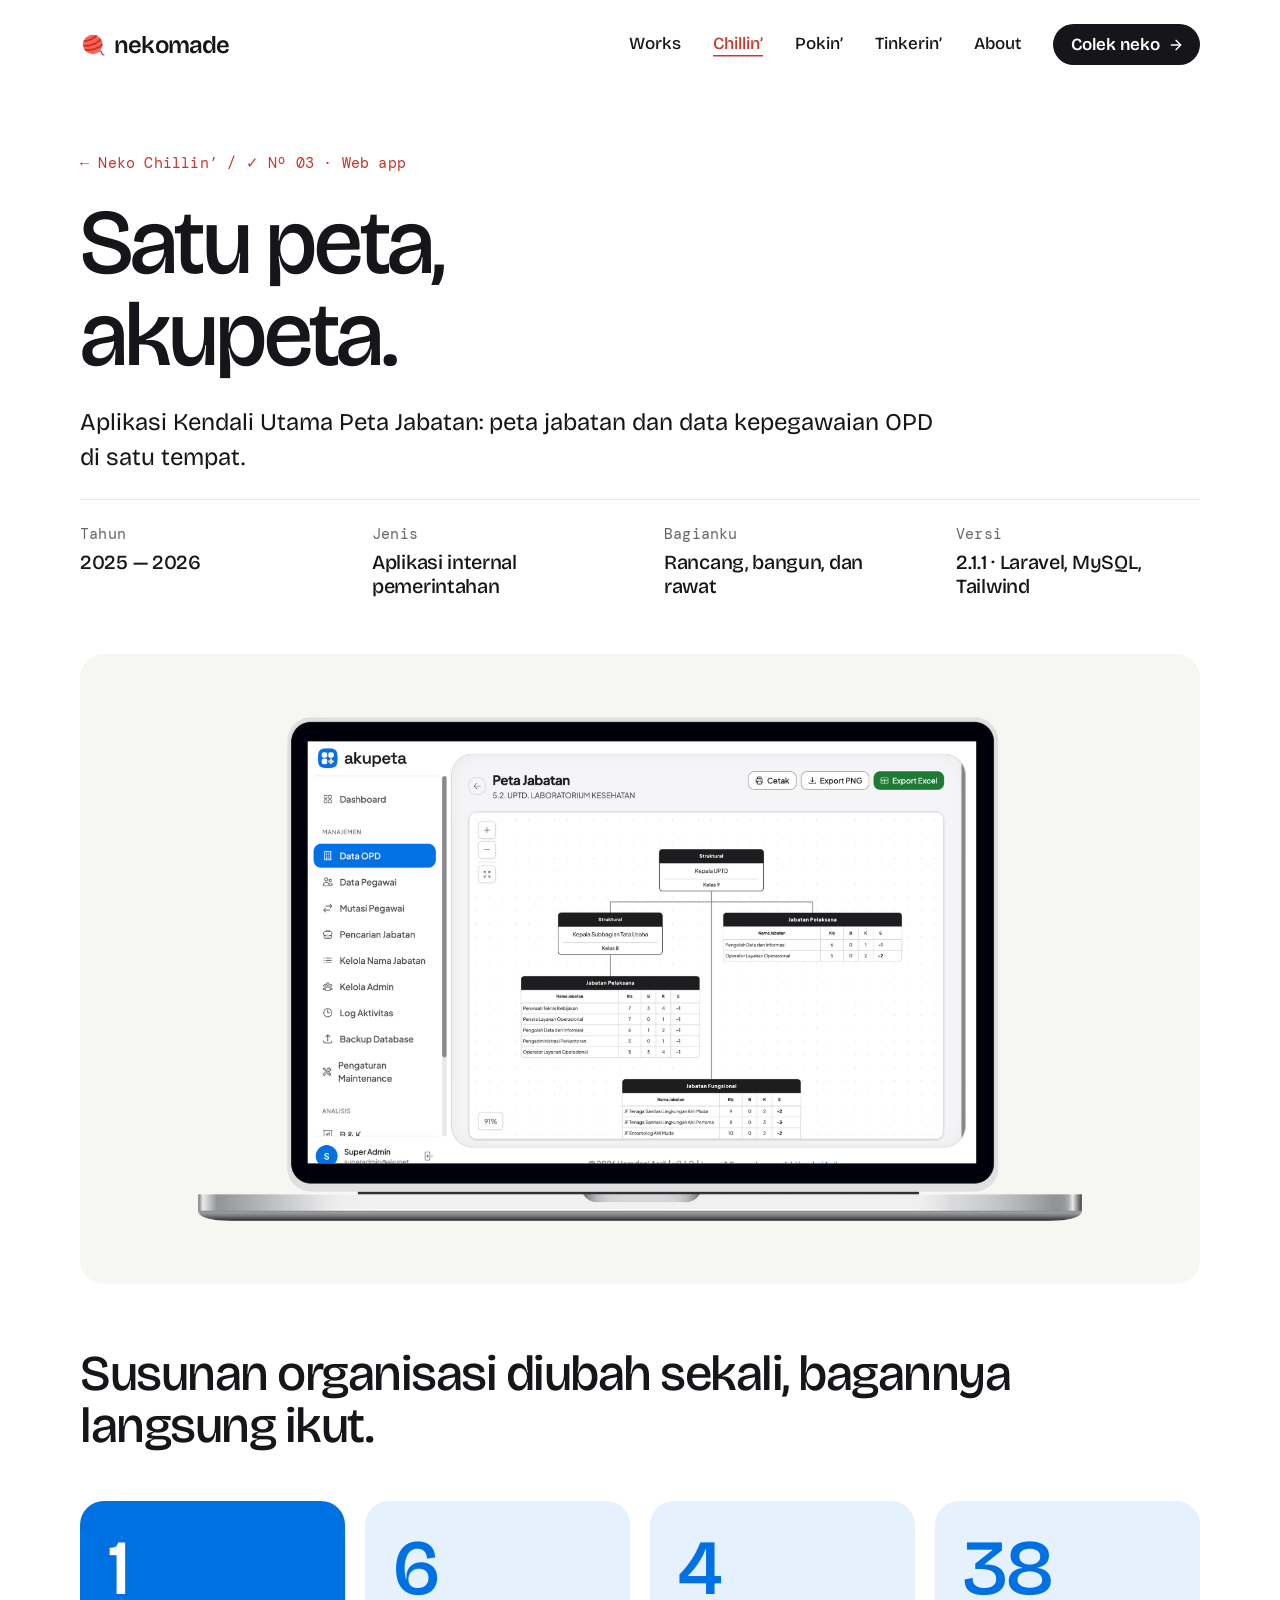
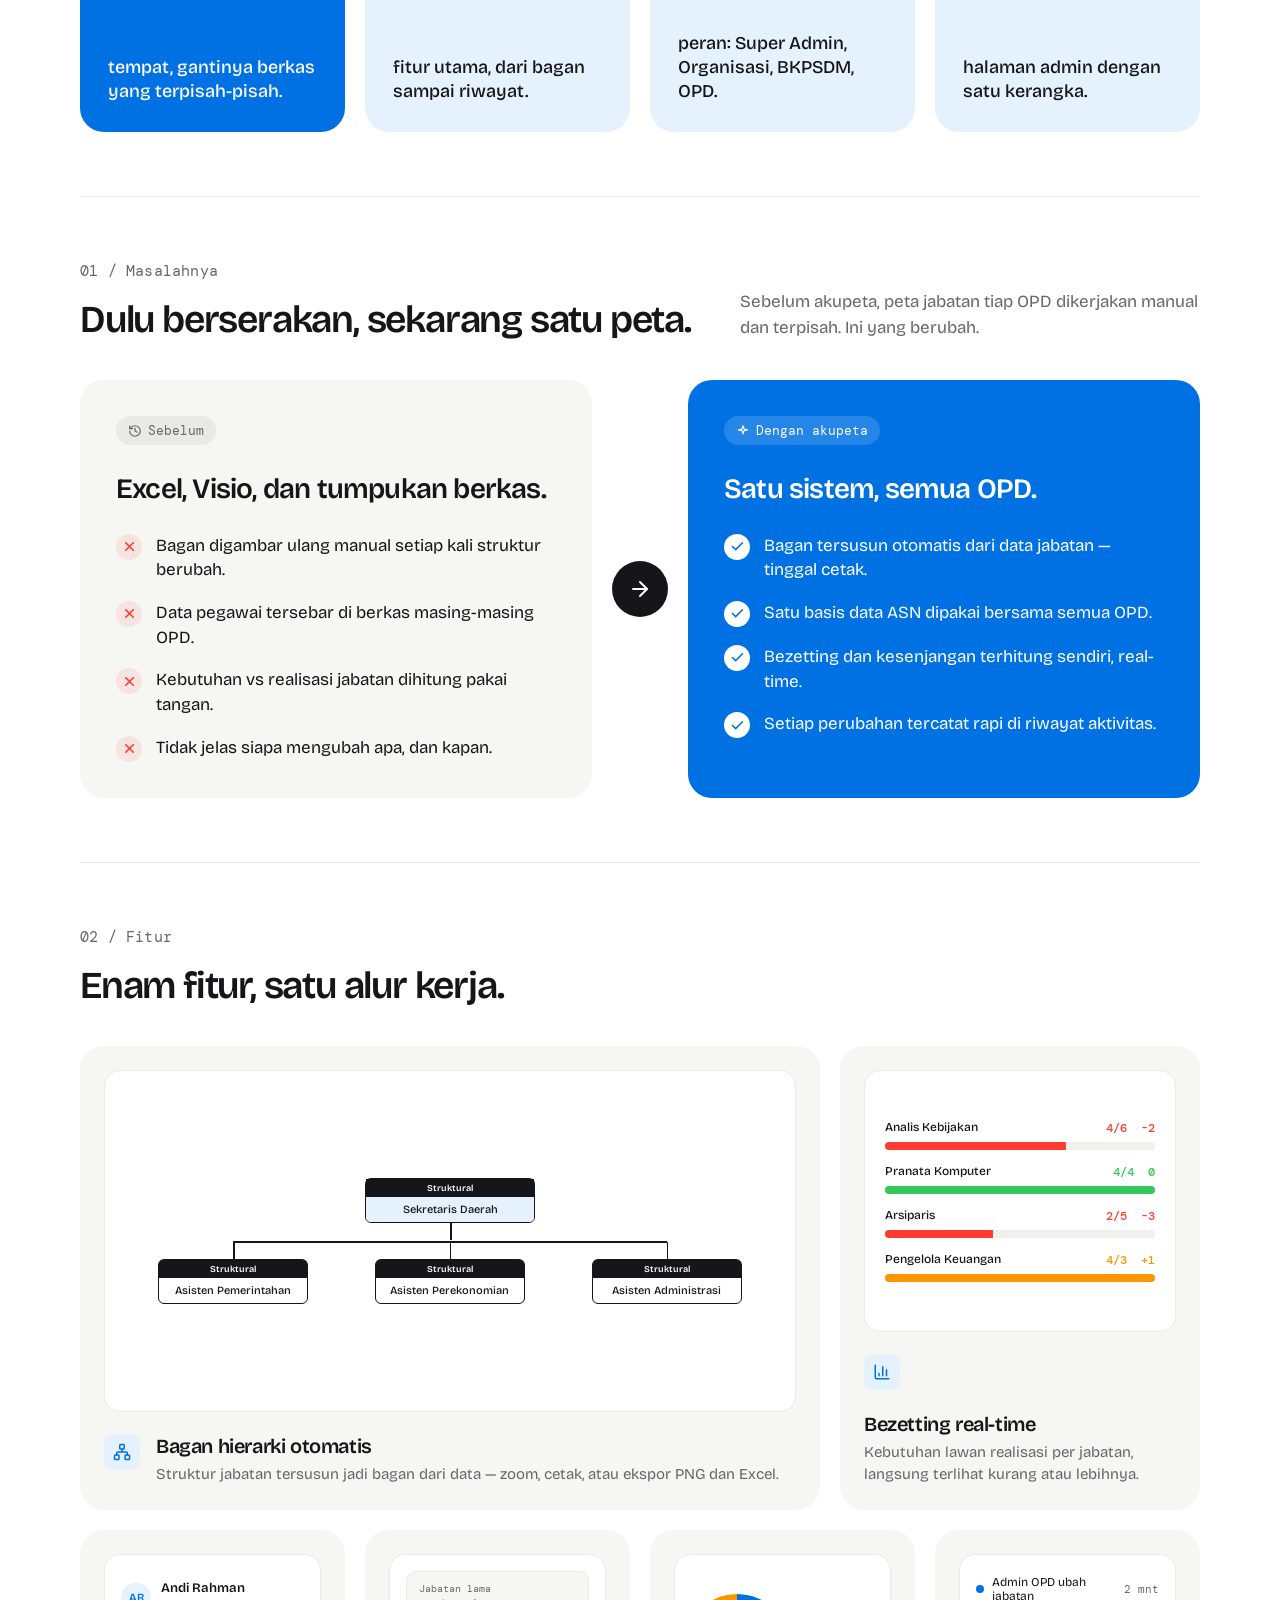
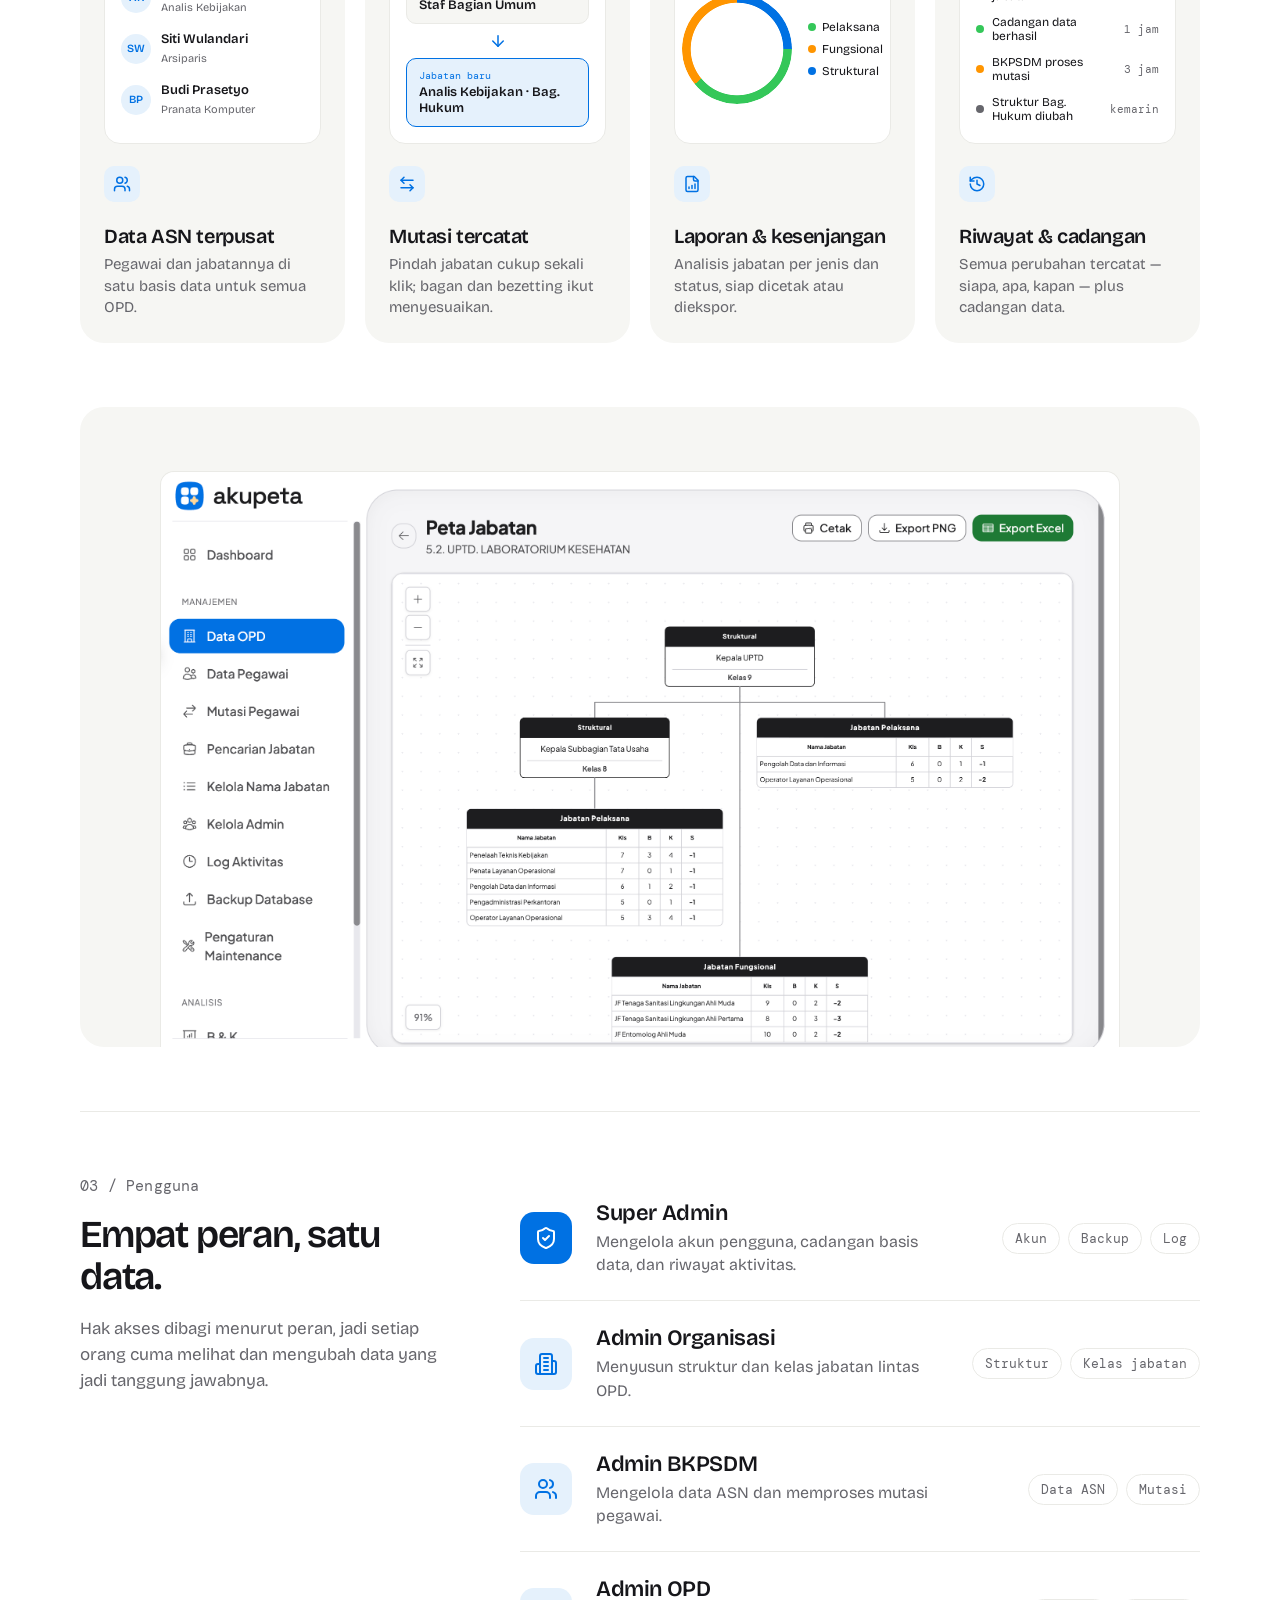
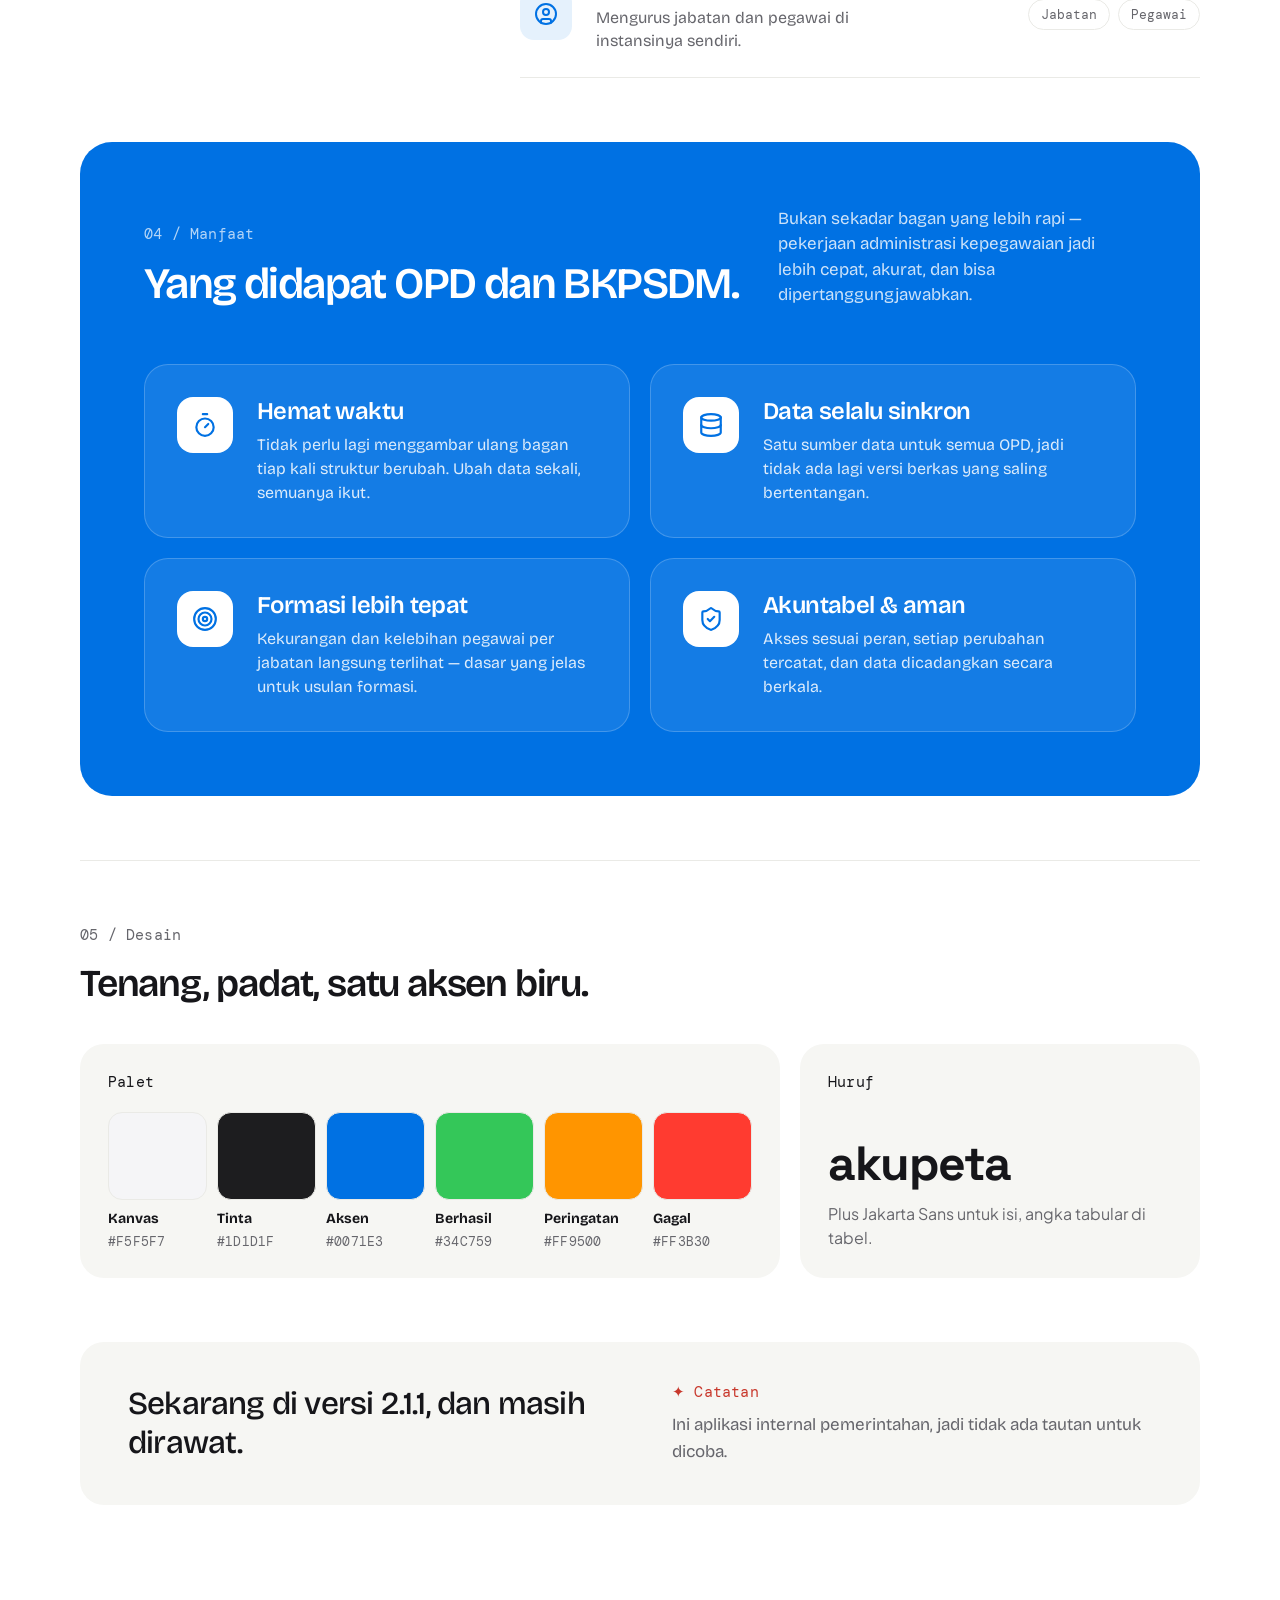
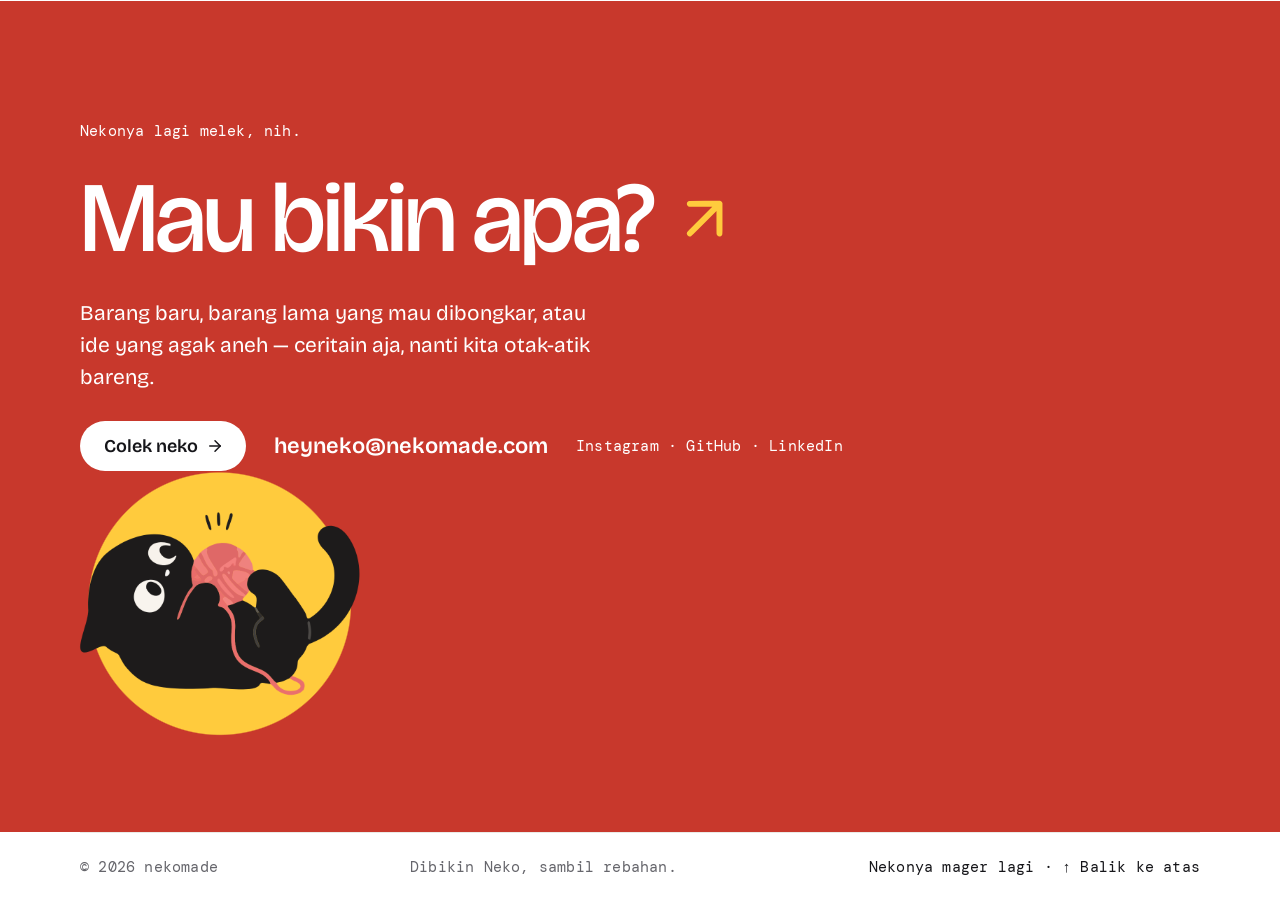
<file: akupeta.html>
<!doctype html>
<html lang="id">
  <head>
    <meta charset="UTF-8" />
    <meta name="viewport" content="width=device-width, initial-scale=1.0" />
    <title>Akupeta — nekomade</title>
    <meta
      name="description"
      content="AKUPETA, Aplikasi Kendali Utama Peta Jabatan: satu tempat buat ngurus peta jabatan dan data kepegawaian di lingkungan OPD."
    />
    <link rel="preconnect" href="https://fonts.googleapis.com" />
    <link rel="preconnect" href="https://fonts.gstatic.com" crossorigin />
    <link
      href="https://fonts.googleapis.com/css2?family=Bricolage+Grotesque:opsz,wght@12..96,200..800&family=DM+Mono&family=Fraunces:ital,opsz,wght@1,9..144,100..900&display=swap"
      rel="stylesheet"
    />
    <link href="https://fonts.googleapis.com/css2?family=Plus+Jakarta+Sans:wght@400&family=Space+Grotesk:wght@700&display=swap" rel="stylesheet" />
    <link rel="stylesheet" href="assets/css/styles.css" />
    <link rel="stylesheet" href="assets/css/motion.css" />
    <script src="assets/js/motion.js"></script>
    <script src="assets/js/header.js" defer></script>
  </head>
  <body id="top">
    <header class="header">
      <div class="header__isle">
        <a class="brand" href="index.html">
          <svg class="brand__icon" viewBox="0 0 26 26" width="26" height="26" aria-hidden="true">
            <path
              transform="translate(19.234 18.613)"
              fill="#C6312A"
              d="M1.014 0c1.4105 0.41275 1.90775 1.365 2.1775 2.59025 0.1625 0.741 0.75075 1.12125 1.38125 1.0205 0.39325-0.0585 0.7475 0.1755 0.78 0.55575 0.02925 0.36075-0.273 0.63375-0.715 0.6825-1.0985 0.12675-2.2945-0.49075-2.652-2.10275-0.26325-1.18625-0.767-1.64125-1.98575-1.66075l1.014-1.0855z"
            />
            <circle cx="12.776" cy="12.451" r="9.743" fill="#FF6053" />
            <path
              transform="translate(3.396 2.951)"
              fill="#C6312A"
              d="M12.19075 0c-1.89475 2.431-7.124 5.19675-11.5375 5.19675-0.2925 0.572-0.51675 1.1765-0.65325 1.781 5.43725 0.31525 11.7195-3.28575 14.0985-6.1555-0.6045-0.351-1.248-0.624-1.90775-0.82225z"
            />
            <path
              transform="translate(3.052 6.172)"
              fill="#C6312A"
              d="M17.18275 0c-3.07125 4.446-11.2905 7.371-17.18275 6.62675 0.013 0.637 0.0845 1.24475 0.221 1.7875 5.967 0.6565 14.118-2.15475 18.109-6.66575-0.3315-0.6565-0.71825-1.2415-1.14725-1.7485z"
            />
            <path
              transform="translate(4.118 11.369)"
              fill="#C6312A"
              d="M18.32675 0c-4.29975 4.54025-12.0965 6.93225-18.32675 5.473 0.34775 0.72475 0.82875 1.40075 1.3195 1.95975 6.12625 0.86125 12.792-1.42675 17.004-5.03425 0.08775-0.793 0.091-1.625 0.00325-2.3985z"
            />
          </svg>
          <span class="brand__wordmark">nekomade</span>
        </a>
        <div class="header__chrome">
          <div class="header__chrome-inner">
            <nav class="nav" id="site-nav" aria-label="Utama">
              <a href="works.html">Works</a>
              <a href="chillin.html" aria-current="page">Chillin’</a>
              <a href="pokin.html">Pokin’</a>
              <a href="tinkerin.html">Tinkerin’</a>
              <a href="about.html">About</a>
            </nav>
            <a class="talk" href="colek.html">
              Colek neko
              <svg viewBox="0 0 24 24" aria-hidden="true"><path d="M5 12h14" /><path d="m12 5 7 7-7 7" /></svg>
            </a>
            <button class="header__toggle" type="button" aria-label="Buka menu" aria-expanded="false" aria-controls="site-nav">
              <svg viewBox="0 0 24 24" aria-hidden="true"><path class="header__toggle-top" d="M4 8h16" /><path class="header__toggle-bottom" d="M4 16h16" /></svg>
            </button>
          </div>
        </div>
      </div>
    </header>

    <main>
      <section class="page-head page-head--story">
        <p class="head-no head-no--crumb"><a href="chillin.html">← Neko Chillin’</a> / ✓ Nº 03 · Web app</p>
        <h1 class="head-title story-title">Satu peta, <br /><span>akupeta.</span></h1>
        <p class="story-intro">
          Aplikasi Kendali Utama Peta Jabatan: peta jabatan dan data kepegawaian OPD di satu tempat.
        </p>
        <dl class="story-meta">
          <div><dt>Tahun</dt><dd>2025 — 2026</dd></div>
          <div><dt>Jenis</dt><dd>Aplikasi internal pemerintahan</dd></div>
          <div><dt>Bagianku</dt><dd>Rancang, bangun, dan rawat</dd></div>
          <div><dt>Versi</dt><dd>2.1.1 · Laravel, MySQL, Tailwind</dd></div>
        </dl>
      </section>

      <div class="story-hero">
        <div class="story-hero__panel">
          <img src="assets/img/works/akupeta/akupeta-mockup.png" alt="Halaman Peta Jabatan Akupeta di layar laptop" width="1920" height="1080" />
        </div>
      </div>

      <section class="section">
        <div class="story-stats story-stats--akupeta">
          <p class="story-lead story-lead--xl">Susunan organisasi diubah sekali, bagannya langsung ikut.</p>
          <ul class="stats">
            <li class="stat"><strong>1</strong><span>tempat, gantinya berkas yang terpisah-pisah.</span></li>
            <li class="stat"><strong>6</strong><span>fitur utama, dari bagan sampai riwayat.</span></li>
            <li class="stat"><strong>4</strong><span>peran: Super Admin, Organisasi, BKPSDM, OPD.</span></li>
            <li class="stat"><strong>38</strong><span>halaman admin dengan satu kerangka.</span></li>
          </ul>
        </div>
      </section>

      <section class="section">
        <div class="story-screens">
          <div class="story-head">
            <div class="rail">
              <p class="rail__no">01 / Masalahnya</p>
              <h2 class="rail__title">Dulu berserakan, sekarang satu peta.</h2>
            </div>
            <p class="story-head__text">Sebelum akupeta, peta jabatan tiap OPD dikerjakan manual dan terpisah. Ini yang berubah.</p>
          </div>
          <div class="ak-compare">
            <div class="ak-compare__card">
              <p class="ak-compare__tag"><svg viewBox="0 0 24 24" aria-hidden="true"><path d="M3 12a9 9 0 1 0 9-9 9.75 9.75 0 0 0-6.74 2.74L3 8" /><path d="M3 3v5h5" /><path d="M12 7v5l4 2" /></svg>Sebelum</p>
              <h3>Excel, Visio, dan tumpukan berkas.</h3>
              <ul>
                <li><span class="ak-compare__bullet"><svg viewBox="0 0 24 24" aria-hidden="true"><path d="M18 6 6 18" /><path d="m6 6 12 12" /></svg></span>Bagan digambar ulang manual setiap kali struktur berubah.</li>
                <li><span class="ak-compare__bullet"><svg viewBox="0 0 24 24" aria-hidden="true"><path d="M18 6 6 18" /><path d="m6 6 12 12" /></svg></span>Data pegawai tersebar di berkas masing-masing OPD.</li>
                <li><span class="ak-compare__bullet"><svg viewBox="0 0 24 24" aria-hidden="true"><path d="M18 6 6 18" /><path d="m6 6 12 12" /></svg></span>Kebutuhan vs realisasi jabatan dihitung pakai tangan.</li>
                <li><span class="ak-compare__bullet"><svg viewBox="0 0 24 24" aria-hidden="true"><path d="M18 6 6 18" /><path d="m6 6 12 12" /></svg></span>Tidak jelas siapa mengubah apa, dan kapan.</li>
              </ul>
            </div>
            <span class="ak-compare__arrow" aria-hidden="true"><svg viewBox="0 0 24 24"><path d="M5 12h14" /><path d="m12 5 7 7-7 7" /></svg></span>
            <div class="ak-compare__card ak-compare__card--after">
              <p class="ak-compare__tag"><svg viewBox="0 0 24 24" aria-hidden="true"><path d="M12 3l1.9 5.8L20 10l-6.1 1.2L12 17l-1.9-5.8L4 10l6.1-1.2z" /></svg>Dengan akupeta</p>
              <h3>Satu sistem, semua OPD.</h3>
              <ul>
                <li><span class="ak-compare__bullet"><svg viewBox="0 0 24 24" aria-hidden="true"><path d="M20 6 9 17l-5-5" /></svg></span>Bagan tersusun otomatis dari data jabatan — tinggal cetak.</li>
                <li><span class="ak-compare__bullet"><svg viewBox="0 0 24 24" aria-hidden="true"><path d="M20 6 9 17l-5-5" /></svg></span>Satu basis data ASN dipakai bersama semua OPD.</li>
                <li><span class="ak-compare__bullet"><svg viewBox="0 0 24 24" aria-hidden="true"><path d="M20 6 9 17l-5-5" /></svg></span>Bezetting dan kesenjangan terhitung sendiri, real-time.</li>
                <li><span class="ak-compare__bullet"><svg viewBox="0 0 24 24" aria-hidden="true"><path d="M20 6 9 17l-5-5" /></svg></span>Setiap perubahan tercatat rapi di riwayat aktivitas.</li>
              </ul>
            </div>
          </div>
        </div>
      </section>

      <section class="section">
        <div class="story-screens">
          <div class="rail">
            <p class="rail__no">02 / Fitur</p>
            <h2 class="rail__title">Enam fitur, satu alur kerja.</h2>
          </div>
          <div class="ak-features">
            <article class="ak-feature ak-feature--wide">
              <div class="ak-visual ak-visual--org" aria-hidden="true">
                <div class="ak-node ak-node--root"><b>Struktural</b><span>Sekretaris Daerah</span></div>
                <div class="ak-org__kids">
                  <div class="ak-node"><b>Struktural</b><span>Asisten Pemerintahan</span></div>
                  <div class="ak-node"><b>Struktural</b><span>Asisten Perekonomian</span></div>
                  <div class="ak-node"><b>Struktural</b><span>Asisten Administrasi</span></div>
                </div>
              </div>
              <div class="ak-feature__copy">
                <span class="ak-icon"><svg viewBox="0 0 24 24" aria-hidden="true"><rect x="16" y="16" width="6" height="6" rx="1" /><rect x="2" y="16" width="6" height="6" rx="1" /><rect x="9" y="2" width="6" height="6" rx="1" /><path d="M5 16v-3a1 1 0 0 1 1-1h12a1 1 0 0 1 1 1v3" /><path d="M12 12V8" /></svg></span>
                <div>
                  <h3>Bagan hierarki otomatis</h3>
                  <p>Struktur jabatan tersusun jadi bagan dari data — zoom, cetak, atau ekspor PNG dan Excel.</p>
                </div>
              </div>
            </article>
            <article class="ak-feature ak-feature--side">
              <div class="ak-visual" aria-hidden="true">
                <ul class="ak-bars">
                  <li class="ak-bar ak-bar--kurang"><span>Analis Kebijakan</span><code>4/6  -2</code><i style="--w: 67%"></i></li>
                  <li class="ak-bar ak-bar--pas"><span>Pranata Komputer</span><code>4/4  0</code><i style="--w: 100%"></i></li>
                  <li class="ak-bar ak-bar--kurang"><span>Arsiparis</span><code>2/5  -3</code><i style="--w: 40%"></i></li>
                  <li class="ak-bar ak-bar--lebih"><span>Pengelola Keuangan</span><code>4/3  +1</code><i style="--w: 100%"></i></li>
                </ul>
              </div>
              <div class="ak-feature__copy">
                <span class="ak-icon"><svg viewBox="0 0 24 24" aria-hidden="true"><path d="M3 3v16a2 2 0 0 0 2 2h16" /><path d="M18 17V9" /><path d="M13 17V5" /><path d="M8 17v-3" /></svg></span>
                <div>
                  <h3>Bezetting real-time</h3>
                  <p>Kebutuhan lawan realisasi per jabatan, langsung terlihat kurang atau lebihnya.</p>
                </div>
              </div>
            </article>
            <article class="ak-feature">
              <div class="ak-visual" aria-hidden="true">
                <ul class="ak-people">
                  <li><span class="ak-avatar">AR</span><div><strong>Andi Rahman</strong><small>Analis Kebijakan</small></div></li>
                  <li><span class="ak-avatar">SW</span><div><strong>Siti Wulandari</strong><small>Arsiparis</small></div></li>
                  <li><span class="ak-avatar">BP</span><div><strong>Budi Prasetyo</strong><small>Pranata Komputer</small></div></li>
                </ul>
              </div>
              <div class="ak-feature__copy">
                <span class="ak-icon"><svg viewBox="0 0 24 24" aria-hidden="true"><path d="M16 21v-2a4 4 0 0 0-4-4H6a4 4 0 0 0-4 4v2" /><circle cx="9" cy="7" r="4" /><path d="M22 21v-2a4 4 0 0 0-3-3.87" /><path d="M16 3.13a4 4 0 0 1 0 7.75" /></svg></span>
                <div>
                  <h3>Data ASN terpusat</h3>
                  <p>Pegawai dan jabatannya di satu basis data untuk semua OPD.</p>
                </div>
              </div>
            </article>
            <article class="ak-feature">
              <div class="ak-visual ak-visual--center" aria-hidden="true">
                <div class="ak-move"><small>Jabatan lama</small><strong>Staf Bagian Umum</strong></div>
                <svg class="ak-move__arrow" viewBox="0 0 24 24"><path d="M12 5v14" /><path d="m19 12-7 7-7-7" /></svg>
                <div class="ak-move ak-move--new"><small>Jabatan baru</small><strong>Analis Kebijakan · Bag. Hukum</strong></div>
              </div>
              <div class="ak-feature__copy">
                <span class="ak-icon"><svg viewBox="0 0 24 24" aria-hidden="true"><path d="M8 3 4 7l4 4" /><path d="M4 7h16" /><path d="m16 21 4-4-4-4" /><path d="M20 17H4" /></svg></span>
                <div>
                  <h3>Mutasi tercatat</h3>
                  <p>Pindah jabatan cukup sekali klik; bagan dan bezetting ikut menyesuaikan.</p>
                </div>
              </div>
            </article>
            <article class="ak-feature">
              <div class="ak-visual ak-visual--row" aria-hidden="true">
                <span class="ak-donut"></span>
                <ul class="ak-legend">
                  <li><i style="background: #34c759"></i>Pelaksana</li>
                  <li><i style="background: #ff9500"></i>Fungsional</li>
                  <li><i style="background: #0071e3"></i>Struktural</li>
                </ul>
              </div>
              <div class="ak-feature__copy">
                <span class="ak-icon"><svg viewBox="0 0 24 24" aria-hidden="true"><path d="M15 2H6a2 2 0 0 0-2 2v16a2 2 0 0 0 2 2h12a2 2 0 0 0 2-2V7Z" /><path d="M14 2v4a2 2 0 0 0 2 2h4" /><path d="M8 18v-2" /><path d="M12 18v-4" /><path d="M16 18v-6" /></svg></span>
                <div>
                  <h3>Laporan &amp; kesenjangan</h3>
                  <p>Analisis jabatan per jenis dan status, siap dicetak atau diekspor.</p>
                </div>
              </div>
            </article>
            <article class="ak-feature">
              <div class="ak-visual" aria-hidden="true">
                <ul class="ak-log">
                  <li><i style="background: #0071e3"></i><span>Admin OPD ubah jabatan</span><code>2 mnt</code></li>
                  <li><i style="background: #34c759"></i><span>Cadangan data berhasil</span><code>1 jam</code></li>
                  <li><i style="background: #ff9500"></i><span>BKPSDM proses mutasi</span><code>3 jam</code></li>
                  <li><i style="background: #66666c"></i><span>Struktur Bag. Hukum diubah</span><code>kemarin</code></li>
                </ul>
              </div>
              <div class="ak-feature__copy">
                <span class="ak-icon"><svg viewBox="0 0 24 24" aria-hidden="true"><path d="M3 12a9 9 0 1 0 9-9 9.75 9.75 0 0 0-6.74 2.74L3 8" /><path d="M3 3v5h5" /><path d="M12 7v5l4 2" /></svg></span>
                <div>
                  <h3>Riwayat &amp; cadangan</h3>
                  <p>Semua perubahan tercatat — siapa, apa, kapan — plus cadangan data.</p>
                </div>
              </div>
            </article>
          </div>
        </div>
      </section>

      <div class="story-hero story-hero--shot">
        <div class="story-hero__panel">
          <img loading="lazy" src="assets/img/works/akupeta/akupeta-peta-jabatan.png" alt="Bagan peta jabatan di panel admin Akupeta" width="2450" height="1587" />
        </div>
      </div>

      <section class="section">
        <div class="ak-roles">
          <div class="rail">
            <p class="rail__no">03 / Pengguna</p>
            <h2 class="rail__title">Empat peran, satu data.</h2>
            <p class="rail__desc">Hak akses dibagi menurut peran, jadi setiap orang cuma melihat dan mengubah data yang jadi tanggung jawabnya.</p>
          </div>
          <ul class="ak-roles__list">
            <li class="ak-role ak-role--lead">
              <span class="ak-icon ak-icon--lg"><svg viewBox="0 0 24 24" aria-hidden="true"><path d="M20 13c0 5-3.5 7.5-7.66 8.95a1 1 0 0 1-.67-.01C7.5 20.5 4 18 4 13V6a1 1 0 0 1 1-1c2 0 4.5-1.2 6.24-2.72a1.17 1.17 0 0 1 1.52 0C14.51 3.81 17 5 19 5a1 1 0 0 1 1 1z" /><path d="m9 12 2 2 4-4" /></svg></span>
              <div class="ak-role__copy">
                <h3>Super Admin</h3>
                <p>Mengelola akun pengguna, cadangan basis data, dan riwayat aktivitas.</p>
              </div>
              <p class="ak-role__tags"><span>Akun</span><span>Backup</span><span>Log</span></p>
            </li>
            <li class="ak-role">
              <span class="ak-icon ak-icon--lg"><svg viewBox="0 0 24 24" aria-hidden="true"><path d="M6 22V4a2 2 0 0 1 2-2h8a2 2 0 0 1 2 2v18Z" /><path d="M6 12H4a2 2 0 0 0-2 2v6a2 2 0 0 0 2 2h2" /><path d="M18 9h2a2 2 0 0 1 2 2v9a2 2 0 0 1-2 2h-2" /><path d="M10 6h4" /><path d="M10 10h4" /><path d="M10 14h4" /><path d="M10 18h4" /></svg></span>
              <div class="ak-role__copy">
                <h3>Admin Organisasi</h3>
                <p>Menyusun struktur dan kelas jabatan lintas OPD.</p>
              </div>
              <p class="ak-role__tags"><span>Struktur</span><span>Kelas jabatan</span></p>
            </li>
            <li class="ak-role">
              <span class="ak-icon ak-icon--lg"><svg viewBox="0 0 24 24" aria-hidden="true"><path d="M16 21v-2a4 4 0 0 0-4-4H6a4 4 0 0 0-4 4v2" /><circle cx="9" cy="7" r="4" /><path d="M22 21v-2a4 4 0 0 0-3-3.87" /><path d="M16 3.13a4 4 0 0 1 0 7.75" /></svg></span>
              <div class="ak-role__copy">
                <h3>Admin BKPSDM</h3>
                <p>Mengelola data ASN dan memproses mutasi pegawai.</p>
              </div>
              <p class="ak-role__tags"><span>Data ASN</span><span>Mutasi</span></p>
            </li>
            <li class="ak-role">
              <span class="ak-icon ak-icon--lg"><svg viewBox="0 0 24 24" aria-hidden="true"><circle cx="12" cy="12" r="10" /><circle cx="12" cy="10" r="3" /><path d="M7 20.662V19a2 2 0 0 1 2-2h6a2 2 0 0 1 2 2v1.662" /></svg></span>
              <div class="ak-role__copy">
                <h3>Admin OPD</h3>
                <p>Mengurus jabatan dan pegawai di instansinya sendiri.</p>
              </div>
              <p class="ak-role__tags"><span>Jabatan</span><span>Pegawai</span></p>
            </li>
          </ul>
        </div>
      </section>

      <section class="section ak-benefits-wrap">
        <div class="ak-benefits">
          <div class="ak-benefits__head">
            <div class="rail">
              <p class="rail__no">04 / Manfaat</p>
              <h2 class="rail__title">Yang didapat OPD dan BKPSDM.</h2>
            </div>
            <p class="ak-benefits__sub">Bukan sekadar bagan yang lebih rapi — pekerjaan administrasi kepegawaian jadi lebih cepat, akurat, dan bisa dipertanggungjawabkan.</p>
          </div>
          <ul class="ak-benefits__grid">
            <li class="ak-benefit">
              <span class="ak-benefit__icon"><svg viewBox="0 0 24 24" aria-hidden="true"><line x1="10" x2="14" y1="2" y2="2" /><line x1="12" x2="15" y1="14" y2="11" /><circle cx="12" cy="14" r="8" /></svg></span>
              <div>
                <h3>Hemat waktu</h3>
                <p>Tidak perlu lagi menggambar ulang bagan tiap kali struktur berubah. Ubah data sekali, semuanya ikut.</p>
              </div>
            </li>
            <li class="ak-benefit">
              <span class="ak-benefit__icon"><svg viewBox="0 0 24 24" aria-hidden="true"><ellipse cx="12" cy="5" rx="9" ry="3" /><path d="M3 5v14a9 3 0 0 0 18 0V5" /><path d="M3 12a9 3 0 0 0 18 0" /></svg></span>
              <div>
                <h3>Data selalu sinkron</h3>
                <p>Satu sumber data untuk semua OPD, jadi tidak ada lagi versi berkas yang saling bertentangan.</p>
              </div>
            </li>
            <li class="ak-benefit">
              <span class="ak-benefit__icon"><svg viewBox="0 0 24 24" aria-hidden="true"><circle cx="12" cy="12" r="10" /><circle cx="12" cy="12" r="6" /><circle cx="12" cy="12" r="2" /></svg></span>
              <div>
                <h3>Formasi lebih tepat</h3>
                <p>Kekurangan dan kelebihan pegawai per jabatan langsung terlihat — dasar yang jelas untuk usulan formasi.</p>
              </div>
            </li>
            <li class="ak-benefit">
              <span class="ak-benefit__icon"><svg viewBox="0 0 24 24" aria-hidden="true"><path d="M20 13c0 5-3.5 7.5-7.66 8.95a1 1 0 0 1-.67-.01C7.5 20.5 4 18 4 13V6a1 1 0 0 1 1-1c2 0 4.5-1.2 6.24-2.72a1.17 1.17 0 0 1 1.52 0C14.51 3.81 17 5 19 5a1 1 0 0 1 1 1z" /><path d="m9 12 2 2 4-4" /></svg></span>
              <div>
                <h3>Akuntabel &amp; aman</h3>
                <p>Akses sesuai peran, setiap perubahan tercatat, dan data dicadangkan secara berkala.</p>
              </div>
            </li>
          </ul>
        </div>
      </section>

      <section class="section">
        <div class="story-screens">
          <div class="rail">
            <p class="rail__no">05 / Desain</p>
            <h2 class="rail__title">Tenang, padat, satu aksen biru.</h2>
          </div>
          <div class="design-row">
            <div class="design-card">
              <p class="toolbox__label">Palet</p>
              <ul class="swatches swatches--six">
                <li><span class="swatches__chip" style="background: #F5F5F7"></span><strong>Kanvas</strong><code>#F5F5F7</code></li>
                <li><span class="swatches__chip" style="background: #1D1D1F"></span><strong>Tinta</strong><code>#1D1D1F</code></li>
                <li><span class="swatches__chip" style="background: #0071E3"></span><strong>Aksen</strong><code>#0071E3</code></li>
                <li><span class="swatches__chip" style="background: #34C759"></span><strong>Berhasil</strong><code>#34C759</code></li>
                <li><span class="swatches__chip" style="background: #FF9500"></span><strong>Peringatan</strong><code>#FF9500</code></li>
                <li><span class="swatches__chip" style="background: #FF3B30"></span><strong>Gagal</strong><code>#FF3B30</code></li>
              </ul>
            </div>
            <div class="design-card design-card--type">
              <p class="toolbox__label">Huruf</p>
              <div>
                <p class="design-card__wordmark">akupeta</p>
                <p class="design-card__body">Plus Jakarta Sans untuk isi, angka tabular di tabel.</p>
              </div>
            </div>
          </div>
        </div>
      </section>

      <section class="section">
        <div class="story-close">
          <p class="story-close__lead">Sekarang di versi 2.1.1, dan masih dirawat.</p>
          <div>
            <p class="panel__tag">✦ Catatan</p>
            <p class="story-close__text">Ini aplikasi internal pemerintahan, jadi tidak ada tautan untuk dicoba.</p>
          </div>
        </div>
      </section>

      <section class="kontak" id="kontak">
        <div class="kontak__inner">
          <p class="kontak__eyebrow">Nekonya lagi melek, nih.</p>
          <a class="kontak__headline" href="mailto:heyneko@nekomade.com">
            <span>Mau bikin apa?</span>
            <svg viewBox="0 0 14 14" aria-hidden="true">
              <path
                fill="currentColor"
                d="M3.94775 3.51367q-0.14014 0.04102-0.25976 0.15381-0.11963 0.11279-0.16065 0.25293-0.05469 0.19482 0.02735 0.39307 0.08545 0.19482 0.25293 0.29394 0.08545 0.02734 0.19482 0.04102 0.1709 0.01367 0.65967 0.02734l3.83496 0-2.45068 2.45068q-1.65088 1.65088-2.05762 2.07129-0.40332 0.42041-0.43408 0.4751-0.10938 0.23926-0.01367 0.46485 0.09912 0.22217 0.32128 0.32128 0.22559 0.0957 0.46485-0.01367 0.05469-0.03076 0.4751-0.43408 0.42041-0.40674 2.07129-2.05762l2.45068-2.45068 0 2.21143q0 2.2251 0.02734 2.31054 0.02734 0.18115 0.15381 0.29395 0.19824 0.19482 0.46143 0.17431 0.2666-0.02051 0.42041-0.24609l0.02734-0.02734q0.04443-0.05469 0.05811-0.18116 0.01367-0.15381 0.02734-0.68701l0-5.37646-0.04102-0.09571q-0.02734-0.11279-0.12646-0.21191-0.09912-0.09912-0.21192-0.12646l-0.0957-0.04102-3.01123 0q-2.99414 0-3.06592 0.01367z"
              />
            </svg>
          </a>
          <p class="kontak__text">
            Barang baru, barang lama yang mau dibongkar, atau ide yang agak aneh — ceritain aja,
            nanti kita otak-atik bareng.
          </p>
          <div class="kontak__links">
            <a class="kontak__cta" href="colek.html">
              Colek neko
              <svg viewBox="0 0 24 24" aria-hidden="true"><path d="M5 12h14" /><path d="m12 5 7 7-7 7" /></svg>
            </a>
            <a class="kontak__email" href="mailto:heyneko@nekomade.com">heyneko@nekomade.com</a>
            <p class="kontak__socials">
              <a href="#">Instagram</a> · <a href="#">GitHub</a> · <a href="#">LinkedIn</a>
            </p>
          </div>
          <img
            class="kontak__neko"
            loading="lazy"
            src="assets/img/illustration/neko-berbaring-memeluk-benang.png"
            alt=""
            width="700"
            height="700"
            aria-hidden="true"
          />
        </div>
      </section>
    </main>

    <footer class="footer">
      <div class="footer__inner">
        <p>© 2026 nekomade</p>
        <p>Dibikin Neko, sambil rebahan.</p>
        <p class="footer__right">Nekonya mager lagi · <a href="#top">↑ Balik ke atas</a></p>
      </div>
    </footer>
  </body>
</html>
</file>
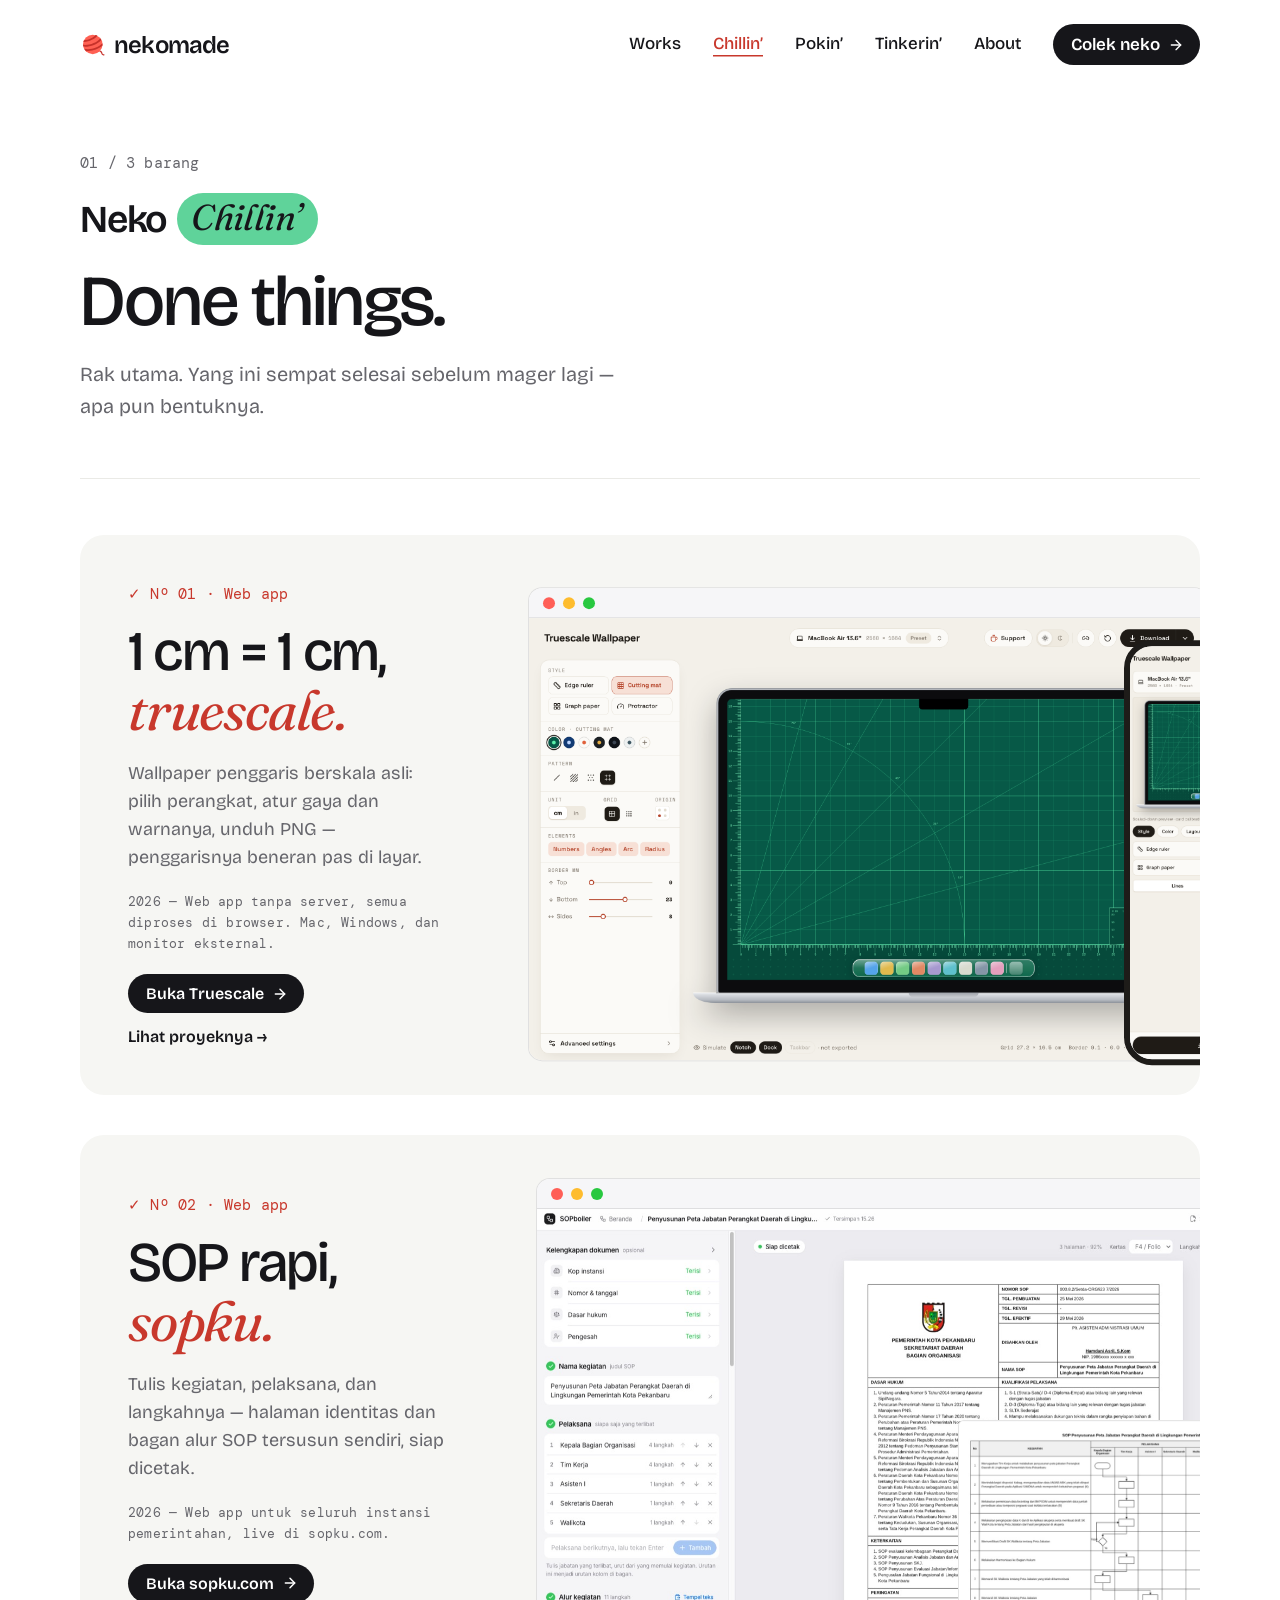
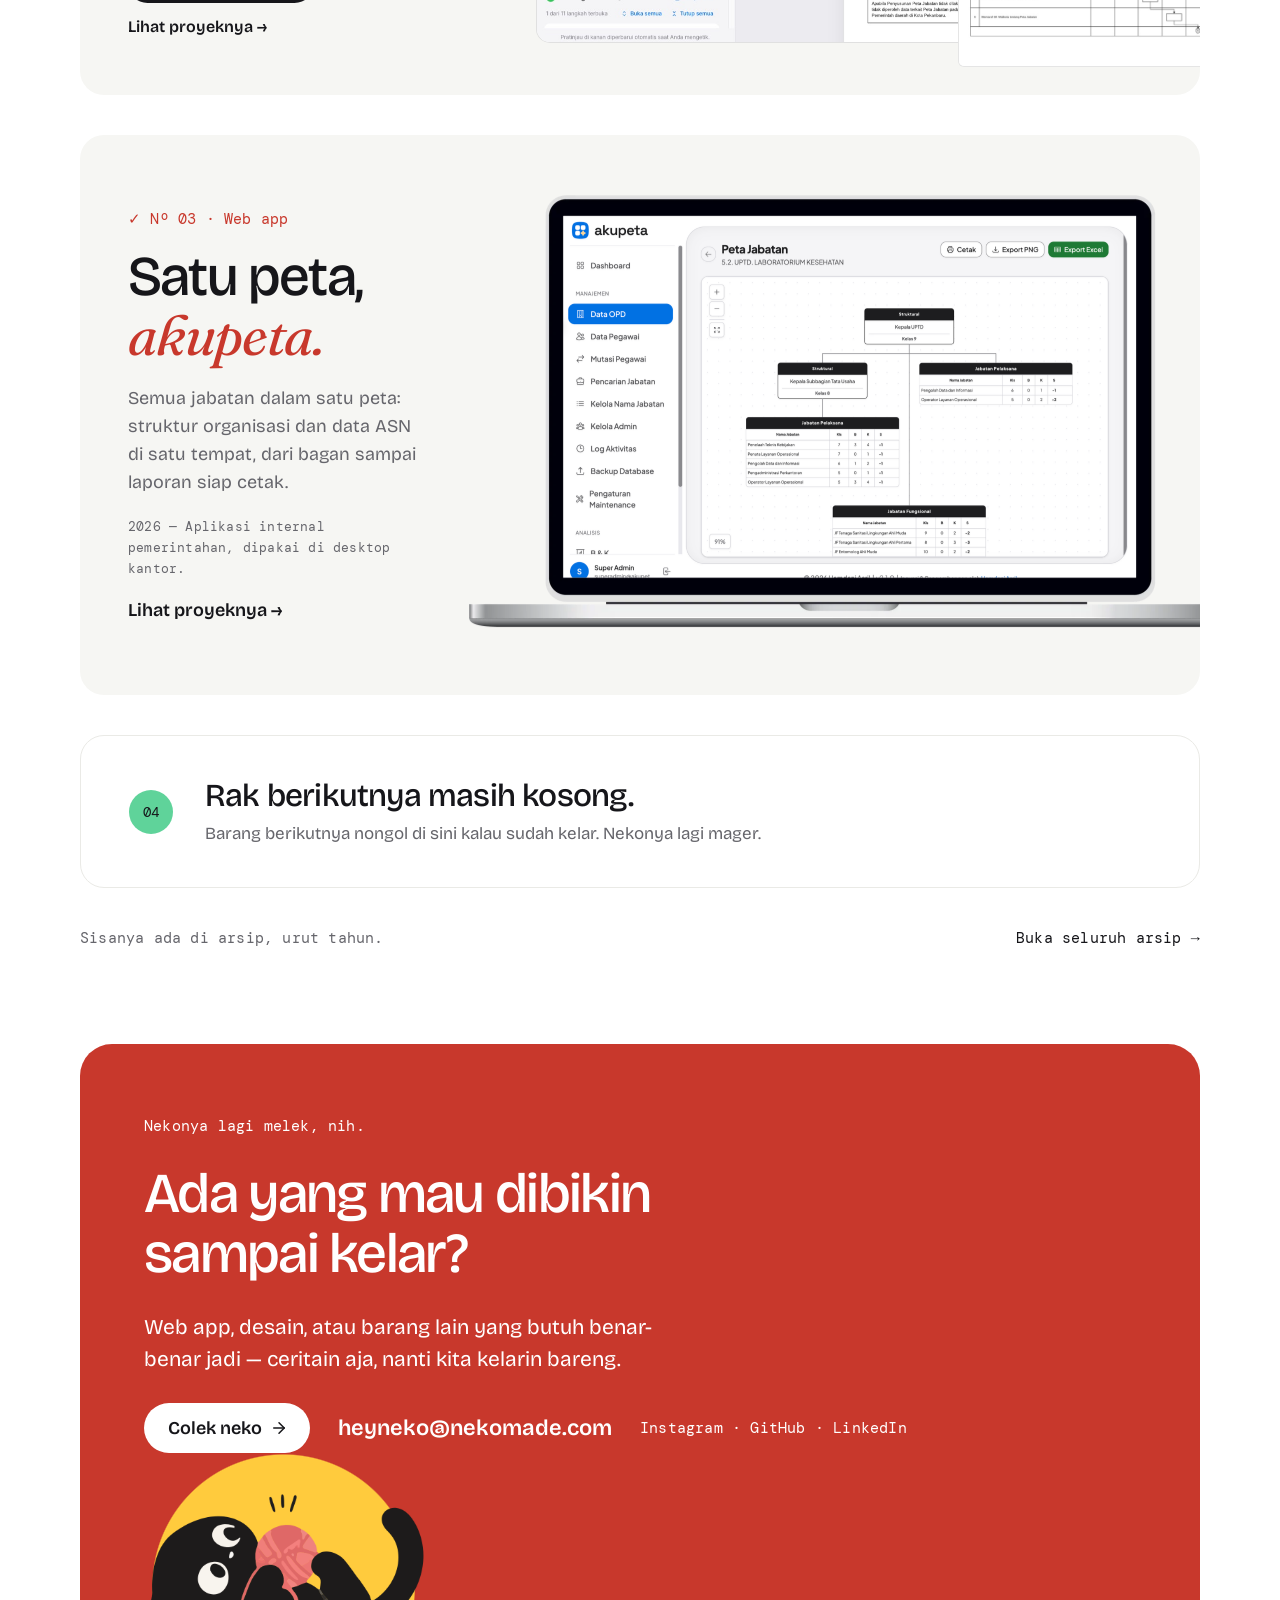
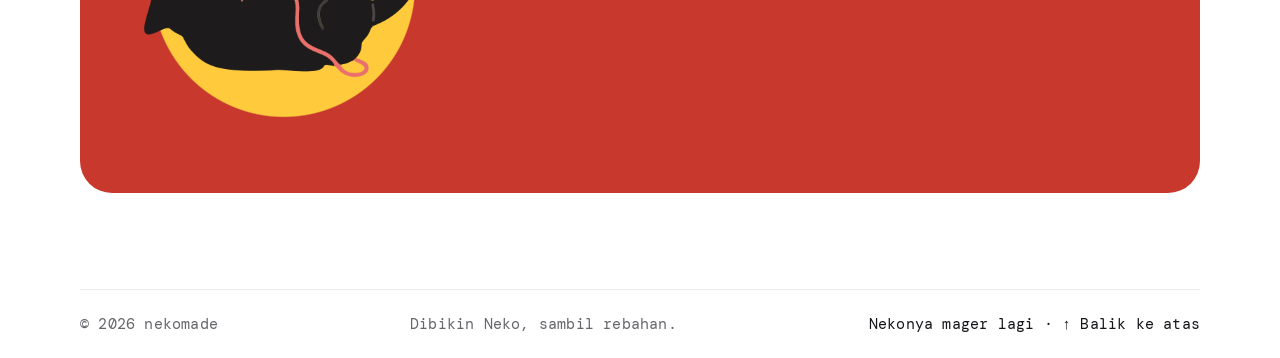
<file: chillin.html>
<!doctype html>
<html lang="id">
  <head>
    <meta charset="UTF-8" />
    <meta name="viewport" content="width=device-width, initial-scale=1.0" />
    <title>Neko Chillin’ — nekomade</title>
    <meta
      name="description"
      content="Rak utama. Yang ini sempat selesai sebelum mager lagi — apa pun bentuknya."
    />
    <link rel="preconnect" href="https://fonts.googleapis.com" />
    <link rel="preconnect" href="https://fonts.gstatic.com" crossorigin />
    <link
      href="https://fonts.googleapis.com/css2?family=Bricolage+Grotesque:opsz,wght@12..96,200..800&family=DM+Mono&family=Fraunces:ital,opsz,wght@1,9..144,100..900&display=swap"
      rel="stylesheet"
    />
    <link rel="stylesheet" href="assets/css/styles.css" />
    <link rel="stylesheet" href="assets/css/motion.css" />
    <script src="assets/js/motion.js"></script>
    <script src="assets/js/header.js" defer></script>
  </head>
  <body id="top">
    <header class="header">
      <div class="header__isle">
        <a class="brand" href="index.html">
          <svg class="brand__icon" viewBox="0 0 26 26" width="26" height="26" aria-hidden="true">
            <path
              transform="translate(19.234 18.613)"
              fill="#C6312A"
              d="M1.014 0c1.4105 0.41275 1.90775 1.365 2.1775 2.59025 0.1625 0.741 0.75075 1.12125 1.38125 1.0205 0.39325-0.0585 0.7475 0.1755 0.78 0.55575 0.02925 0.36075-0.273 0.63375-0.715 0.6825-1.0985 0.12675-2.2945-0.49075-2.652-2.10275-0.26325-1.18625-0.767-1.64125-1.98575-1.66075l1.014-1.0855z"
            />
            <circle cx="12.776" cy="12.451" r="9.743" fill="#FF6053" />
            <path
              transform="translate(3.396 2.951)"
              fill="#C6312A"
              d="M12.19075 0c-1.89475 2.431-7.124 5.19675-11.5375 5.19675-0.2925 0.572-0.51675 1.1765-0.65325 1.781 5.43725 0.31525 11.7195-3.28575 14.0985-6.1555-0.6045-0.351-1.248-0.624-1.90775-0.82225z"
            />
            <path
              transform="translate(3.052 6.172)"
              fill="#C6312A"
              d="M17.18275 0c-3.07125 4.446-11.2905 7.371-17.18275 6.62675 0.013 0.637 0.0845 1.24475 0.221 1.7875 5.967 0.6565 14.118-2.15475 18.109-6.66575-0.3315-0.6565-0.71825-1.2415-1.14725-1.7485z"
            />
            <path
              transform="translate(4.118 11.369)"
              fill="#C6312A"
              d="M18.32675 0c-4.29975 4.54025-12.0965 6.93225-18.32675 5.473 0.34775 0.72475 0.82875 1.40075 1.3195 1.95975 6.12625 0.86125 12.792-1.42675 17.004-5.03425 0.08775-0.793 0.091-1.625 0.00325-2.3985z"
            />
          </svg>
          <span class="brand__wordmark">nekomade</span>
        </a>
        <div class="header__chrome">
          <div class="header__chrome-inner">
            <nav class="nav" id="site-nav" aria-label="Utama">
              <a href="works.html">Works</a>
              <a href="chillin.html" aria-current="page">Chillin’</a>
              <a href="pokin.html">Pokin’</a>
              <a href="tinkerin.html">Tinkerin’</a>
              <a href="about.html">About</a>
            </nav>
            <a class="talk" href="colek.html">
              Colek neko
              <svg viewBox="0 0 24 24" aria-hidden="true"><path d="M5 12h14" /><path d="m12 5 7 7-7 7" /></svg>
            </a>
            <button class="header__toggle" type="button" aria-label="Buka menu" aria-expanded="false" aria-controls="site-nav">
              <svg viewBox="0 0 24 24" aria-hidden="true"><path class="header__toggle-top" d="M4 8h16" /><path class="header__toggle-bottom" d="M4 16h16" /></svg>
            </button>
          </div>
        </div>
      </div>
    </header>

    <main>
      <section class="page-head page-head--rack">
        <div class="head-copy">
          <p class="head-no">01 / 3 barang</p>
          <h1 class="head-title">Neko <em class="title-pill title-pill--mint">Chillin’</em></h1>
          <p class="head-tagline">Done things.</p>
          <p class="head-desc">Rak utama. Yang ini sempat selesai sebelum mager lagi — apa pun bentuknya.</p>
        </div>
        <div class="head-illo" aria-hidden="true">
          <img src="assets/img/illustration/neko-tidur.png" alt="" width="460" height="460" style="left: -70px" />
        </div>
      </section>

      <section class="page-body">
        <div class="page-body__inner">
          <article class="panel panel--sopku">
            <div class="panel__copy">
              <p class="panel__tag">✓ Nº 01 · Web app</p>
              <h2 class="panel__title">1 cm = 1 cm, <em>truescale.</em></h2>
              <p class="panel__desc">
                Wallpaper penggaris berskala asli: pilih perangkat, atur gaya dan warnanya, unduh PNG —
                penggarisnya beneran pas di layar.
              </p>
              <p class="panel__note">
                2026 — Web app tanpa server, semua diproses di browser. Mac, Windows, dan monitor eksternal.
              </p>
              <div class="panel__actions">
                <a class="panel__btn" href="https://truescale.nekomade.com" target="_blank" rel="noopener noreferrer">
                  Buka Truescale
                  <svg viewBox="0 0 24 24" aria-hidden="true"><path d="M5 12h14" /><path d="m12 5 7 7-7 7" /></svg>
                </a>
                <a class="panel__link" href="truescale.html">Lihat proyeknya →</a>
              </div>
            </div>
            <div class="panel__visual panel__visual--sopku panel__visual--sopku-rack panel__visual--truescale">
              <div class="sopku-win">
                <div class="sopku-win__bar" aria-hidden="true">
                  <i style="background: #ff5f57"></i>
                  <i style="background: #febc2e"></i>
                  <i style="background: #28c840"></i>
                </div>
                <img
                  src="assets/img/works/truescale/truescale-desktop.png"
                  alt="Editor Truescale Wallpaper dengan pratinjau cutting mat"
                  width="2160"
                  height="1410"
                />
              </div>
              <div class="ts-phone">
                <img
                  src="assets/img/works/truescale/truescale-mobile.png"
                  alt=""
                  width="540"
                  height="1170"
                  aria-hidden="true"
                />
              </div>
            </div>
          </article>
          <article class="panel panel--sopku">
            <div class="panel__copy">
              <p class="panel__tag">✓ Nº 02 · Web app</p>
              <h2 class="panel__title">SOP rapi, <em>sopku.</em></h2>
              <p class="panel__desc">
                Tulis kegiatan, pelaksana, dan langkahnya — halaman identitas dan bagan alur SOP
                tersusun sendiri, siap dicetak.
              </p>
              <p class="panel__note">
                2026 — Web app untuk seluruh instansi pemerintahan, live di sopku.com.
              </p>
              <div class="panel__actions">
                <a class="panel__btn" href="https://sopku.com" target="_blank" rel="noopener noreferrer">
                  Buka sopku.com
                  <svg viewBox="0 0 24 24" aria-hidden="true"><path d="M5 12h14" /><path d="m12 5 7 7-7 7" /></svg>
                </a>
                <a class="panel__link" href="sopku.html">Lihat proyeknya →</a>
              </div>
            </div>
            <div class="panel__visual panel__visual--sopku panel__visual--sopku-rack">
              <div class="sopku-win">
                <div class="sopku-win__bar" aria-hidden="true">
                  <i style="background: #ff5f57"></i>
                  <i style="background: #febc2e"></i>
                  <i style="background: #28c840"></i>
                </div>
                <img
                  src="assets/img/works/sopku/ss-identitas.jpg"
                  alt="Halaman identitas SOP di sopku.com"
                  width="1400"
                  height="801"
                />
              </div>
              <div class="sopku-doc">
                <img
                  src="assets/img/works/sopku/ss-diagram.jpg"
                  alt=""
                  width="1400"
                  height="807"
                  aria-hidden="true"
                />
              </div>
            </div>
          </article>
          <article class="panel">
            <div class="panel__copy">
              <p class="panel__tag">✓ Nº 03 · Web app</p>
              <h2 class="panel__title">Satu peta, <em>akupeta.</em></h2>
              <p class="panel__desc">
                Semua jabatan dalam satu peta: struktur organisasi dan data ASN di satu tempat,
                dari bagan sampai laporan siap cetak.
              </p>
              <p class="panel__note">
                2026 — Aplikasi internal pemerintahan, dipakai di desktop kantor.
              </p>
              <a class="panel__link" href="akupeta.html">Lihat proyeknya →</a>
            </div>
            <div class="panel__visual panel__visual--akupeta">
              <img
                src="assets/img/works/akupeta/akupeta-mockup.png"
                alt="Halaman Peta Jabatan Akupeta di layar laptop"
                width="1920"
                height="1080"
              />
            </div>
          </article>
          <div class="slot">
            <span class="slot__no tile__no--mint">04</span>
            <div>
              <h2 class="slot__title">Rak berikutnya masih kosong.</h2>
              <p class="slot__desc">Barang berikutnya nongol di sini kalau sudah kelar. Nekonya lagi mager.</p>
            </div>
          </div>
          <div class="foot-row">
            <p>Sisanya ada di arsip, urut tahun.</p>
            <a href="works.html">Buka seluruh arsip →</a>
          </div>
        </div>
      </section>

      <section class="kontak kontak--card" id="kontak">
        <div class="kontak__inner">
          <p class="kontak__eyebrow">Nekonya lagi melek, nih.</p>
          <a class="kontak__headline" href="colek.html">
            <span>Ada yang mau dibikin sampai kelar?</span>
            <svg viewBox="0 0 14 14" aria-hidden="true">
              <path
                fill="currentColor"
                d="M3.94775 3.51367q-0.14014 0.04102-0.25976 0.15381-0.11963 0.11279-0.16065 0.25293-0.05469 0.19482 0.02735 0.39307 0.08545 0.19482 0.25293 0.29394 0.08545 0.02734 0.19482 0.04102 0.1709 0.01367 0.65967 0.02734l3.83496 0-2.45068 2.45068q-1.65088 1.65088-2.05762 2.07129-0.40332 0.42041-0.43408 0.4751-0.10938 0.23926-0.01367 0.46485 0.09912 0.22217 0.32128 0.32128 0.22559 0.0957 0.46485-0.01367 0.05469-0.03076 0.4751-0.43408 0.42041-0.40674 2.07129-2.05762l2.45068-2.45068 0 2.21143q0 2.2251 0.02734 2.31054 0.02734 0.18115 0.15381 0.29395 0.19824 0.19482 0.46143 0.17431 0.2666-0.02051 0.42041-0.24609l0.02734-0.02734q0.04443-0.05469 0.05811-0.18116 0.01367-0.15381 0.02734-0.68701l0-5.37646-0.04102-0.09571q-0.02734-0.11279-0.12646-0.21191-0.09912-0.09912-0.21192-0.12646l-0.0957-0.04102-3.01123 0q-2.99414 0-3.06592 0.01367z"
              />
            </svg>
          </a>
          <p class="kontak__text">
            Web app, desain, atau barang lain yang butuh benar-benar jadi — ceritain aja, nanti kita
            kelarin bareng.
          </p>
          <div class="kontak__links">
            <a class="kontak__cta" href="colek.html">
              Colek neko
              <svg viewBox="0 0 24 24" aria-hidden="true"><path d="M5 12h14" /><path d="m12 5 7 7-7 7" /></svg>
            </a>
            <a class="kontak__email" href="mailto:heyneko@nekomade.com">heyneko@nekomade.com</a>
            <p class="kontak__socials">
              <a href="#">Instagram</a> · <a href="#">GitHub</a> · <a href="#">LinkedIn</a>
            </p>
          </div>
          <img
            class="kontak__neko"
            loading="lazy"
            src="assets/img/illustration/neko-berbaring-memeluk-benang.png"
            alt=""
            width="700"
            height="700"
            aria-hidden="true"
          />
        </div>
      </section>
    </main>

    <footer class="footer">
      <div class="footer__inner">
        <p>© 2026 nekomade</p>
        <p>Dibikin Neko, sambil rebahan.</p>
        <p class="footer__right">Nekonya mager lagi · <a href="#top">↑ Balik ke atas</a></p>
      </div>
    </footer>
  </body>
</html>
</file>
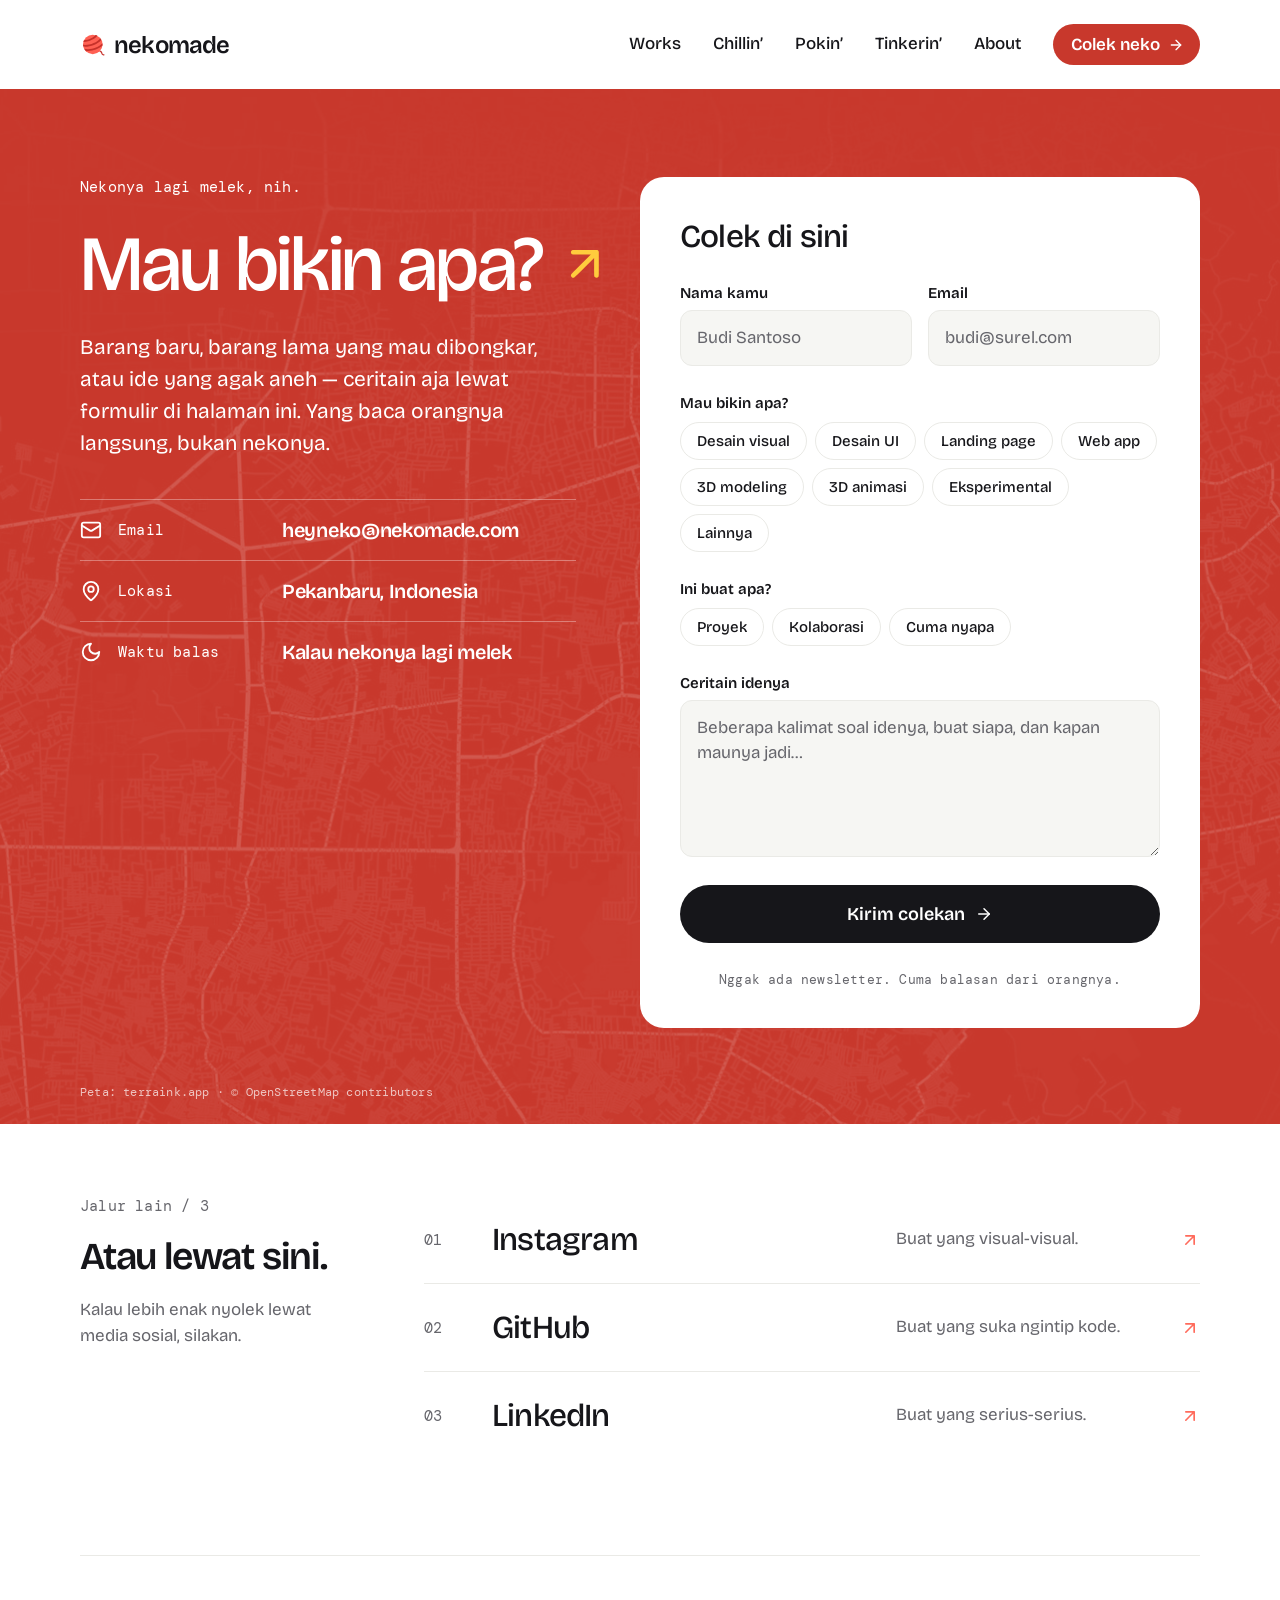
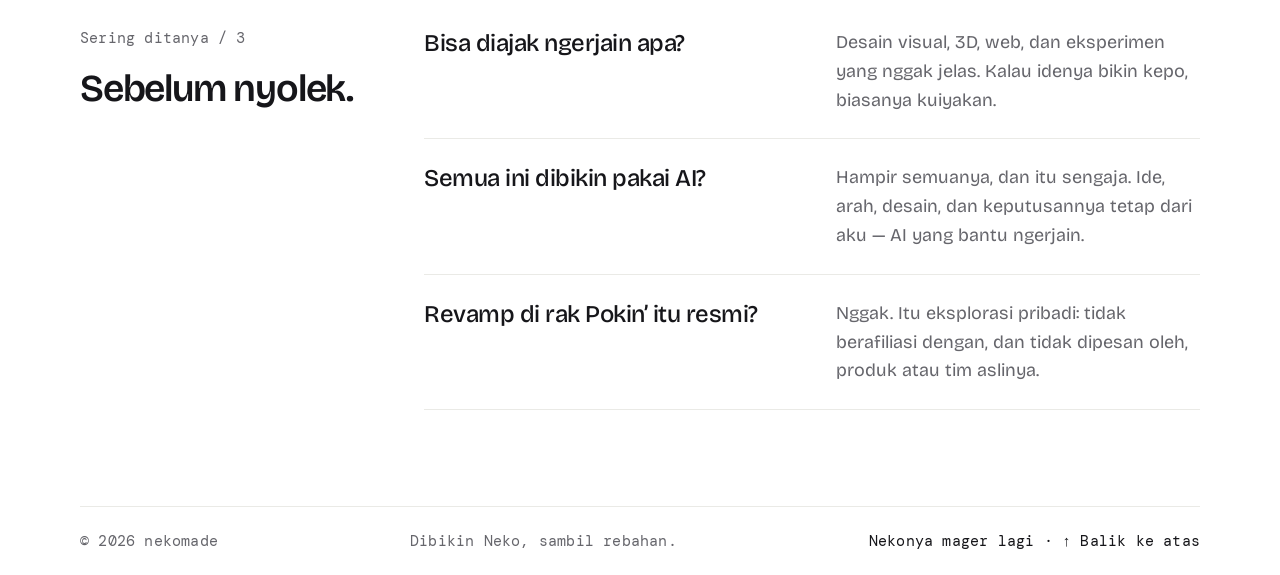
<file: colek.html>
<!doctype html>
<html lang="id">
  <head>
    <meta charset="UTF-8" />
    <meta name="viewport" content="width=device-width, initial-scale=1.0" />
    <title>Colek neko — nekomade</title>
    <meta
      name="description"
      content="Mau bikin apa? Colek nekonya lewat email atau media sosial."
    />
    <link rel="preconnect" href="https://fonts.googleapis.com" />
    <link rel="preconnect" href="https://fonts.gstatic.com" crossorigin />
    <link
      href="https://fonts.googleapis.com/css2?family=Bricolage+Grotesque:opsz,wght@12..96,200..800&family=DM+Mono&family=Fraunces:ital,opsz,wght@1,9..144,100..900&display=swap"
      rel="stylesheet"
    />
    <link rel="stylesheet" href="assets/css/styles.css" />
    <link rel="stylesheet" href="assets/css/motion.css" />
    <script src="assets/js/motion.js"></script>
    <script src="assets/js/header.js" defer></script>
    <script src="assets/js/colek.js" defer></script>
  </head>
  <body id="top">
    <header class="header">
      <div class="header__isle">
        <a class="brand" href="index.html">
          <svg class="brand__icon" viewBox="0 0 26 26" width="26" height="26" aria-hidden="true">
            <path
              transform="translate(19.234 18.613)"
              fill="#C6312A"
              d="M1.014 0c1.4105 0.41275 1.90775 1.365 2.1775 2.59025 0.1625 0.741 0.75075 1.12125 1.38125 1.0205 0.39325-0.0585 0.7475 0.1755 0.78 0.55575 0.02925 0.36075-0.273 0.63375-0.715 0.6825-1.0985 0.12675-2.2945-0.49075-2.652-2.10275-0.26325-1.18625-0.767-1.64125-1.98575-1.66075l1.014-1.0855z"
            />
            <circle cx="12.776" cy="12.451" r="9.743" fill="#FF6053" />
            <path
              transform="translate(3.396 2.951)"
              fill="#C6312A"
              d="M12.19075 0c-1.89475 2.431-7.124 5.19675-11.5375 5.19675-0.2925 0.572-0.51675 1.1765-0.65325 1.781 5.43725 0.31525 11.7195-3.28575 14.0985-6.1555-0.6045-0.351-1.248-0.624-1.90775-0.82225z"
            />
            <path
              transform="translate(3.052 6.172)"
              fill="#C6312A"
              d="M17.18275 0c-3.07125 4.446-11.2905 7.371-17.18275 6.62675 0.013 0.637 0.0845 1.24475 0.221 1.7875 5.967 0.6565 14.118-2.15475 18.109-6.66575-0.3315-0.6565-0.71825-1.2415-1.14725-1.7485z"
            />
            <path
              transform="translate(4.118 11.369)"
              fill="#C6312A"
              d="M18.32675 0c-4.29975 4.54025-12.0965 6.93225-18.32675 5.473 0.34775 0.72475 0.82875 1.40075 1.3195 1.95975 6.12625 0.86125 12.792-1.42675 17.004-5.03425 0.08775-0.793 0.091-1.625 0.00325-2.3985z"
            />
          </svg>
          <span class="brand__wordmark">nekomade</span>
        </a>
        <div class="header__chrome">
          <div class="header__chrome-inner">
            <nav class="nav" id="site-nav" aria-label="Utama">
              <a href="works.html">Works</a>
              <a href="chillin.html">Chillin’</a>
              <a href="pokin.html">Pokin’</a>
              <a href="tinkerin.html">Tinkerin’</a>
              <a href="about.html">About</a>
            </nav>
            <a class="talk" href="colek.html" aria-current="page">
              Colek neko
              <svg viewBox="0 0 24 24" aria-hidden="true"><path d="M5 12h14" /><path d="m12 5 7 7-7 7" /></svg>
            </a>
            <button class="header__toggle" type="button" aria-label="Buka menu" aria-expanded="false" aria-controls="site-nav">
              <svg viewBox="0 0 24 24" aria-hidden="true"><path class="header__toggle-top" d="M4 8h16" /><path class="header__toggle-bottom" d="M4 16h16" /></svg>
            </button>
          </div>
        </div>
      </div>
    </header>

    <main>
      <section class="kontak colek" id="kontak">
        <div class="kontak__inner colek__inner">
          <div class="colek__copy">
            <p class="kontak__eyebrow">Nekonya lagi melek, nih.</p>
            <h1 class="kontak__title"><a class="kontak__headline" href="mailto:heyneko@nekomade.com">
              <span>Mau bikin apa?</span>
              <svg viewBox="0 0 14 14" aria-hidden="true">
              <path
                fill="currentColor"
                d="M3.94775 3.51367q-0.14014 0.04102-0.25976 0.15381-0.11963 0.11279-0.16065 0.25293-0.05469 0.19482 0.02735 0.39307 0.08545 0.19482 0.25293 0.29394 0.08545 0.02734 0.19482 0.04102 0.1709 0.01367 0.65967 0.02734l3.83496 0-2.45068 2.45068q-1.65088 1.65088-2.05762 2.07129-0.40332 0.42041-0.43408 0.4751-0.10938 0.23926-0.01367 0.46485 0.09912 0.22217 0.32128 0.32128 0.22559 0.0957 0.46485-0.01367 0.05469-0.03076 0.4751-0.43408 0.42041-0.40674 2.07129-2.05762l2.45068-2.45068 0 2.21143q0 2.2251 0.02734 2.31054 0.02734 0.18115 0.15381 0.29395 0.19824 0.19482 0.46143 0.17431 0.2666-0.02051 0.42041-0.24609l0.02734-0.02734q0.04443-0.05469 0.05811-0.18116 0.01367-0.15381 0.02734-0.68701l0-5.37646-0.04102-0.09571q-0.02734-0.11279-0.12646-0.21191-0.09912-0.09912-0.21192-0.12646l-0.0957-0.04102-3.01123 0q-2.99414 0-3.06592 0.01367z"
              />
            </svg>
            </a></h1>
            <p class="kontak__text">
              Barang baru, barang lama yang mau dibongkar, atau ide yang agak aneh — ceritain aja lewat
              formulir di halaman ini. Yang baca orangnya langsung, bukan nekonya.
            </p>
            <dl class="colek-info">
              <div>
                <dt><svg viewBox="0 0 24 24" aria-hidden="true"><rect width="20" height="16" x="2" y="4" rx="2" /><path d="m22 7-8.97 5.7a1.94 1.94 0 0 1-2.06 0L2 7" /></svg>Email</dt>
                <dd><a href="mailto:heyneko@nekomade.com">heyneko@nekomade.com</a></dd>
              </div>
              <div>
                <dt><svg viewBox="0 0 24 24" aria-hidden="true"><path d="M20 10c0 4.993-5.539 10.193-7.399 11.799a1 1 0 0 1-1.202 0C9.539 20.193 4 14.993 4 10a8 8 0 0 1 16 0" /><circle cx="12" cy="10" r="3" /></svg>Lokasi</dt>
                <dd>Pekanbaru, Indonesia</dd>
              </div>
              <div>
                <dt><svg viewBox="0 0 24 24" aria-hidden="true"><path d="M12 3a6 6 0 0 0 9 9 9 9 0 1 1-9-9Z" /></svg>Waktu balas</dt>
                <dd>Kalau nekonya lagi melek</dd>
              </div>
            </dl>
          </div>
          <form class="colek-form" id="colek-form" action="mailto:heyneko@nekomade.com" method="post" enctype="text/plain">
            <h2 class="colek-form__title">Colek di sini</h2>
            <div class="colek-form__row">
              <label class="field">
                <span>Nama kamu</span>
                <input type="text" name="nama" placeholder="Budi Santoso" autocomplete="name" required />
              </label>
              <label class="field">
                <span>Email</span>
                <input type="email" name="email" placeholder="budi@surel.com" autocomplete="email" required />
              </label>
            </div>
            <fieldset class="field">
              <legend>Mau bikin apa?</legend>
              <div class="choices">
                <label class="choice"><input type="checkbox" name="jenis" value="Desain visual" /><span>Desain visual</span></label>
                <label class="choice"><input type="checkbox" name="jenis" value="Desain UI" /><span>Desain UI</span></label>
                <label class="choice"><input type="checkbox" name="jenis" value="Landing page" /><span>Landing page</span></label>
                <label class="choice"><input type="checkbox" name="jenis" value="Web app" /><span>Web app</span></label>
                <label class="choice"><input type="checkbox" name="jenis" value="3D modeling" /><span>3D modeling</span></label>
                <label class="choice"><input type="checkbox" name="jenis" value="3D animasi" /><span>3D animasi</span></label>
                <label class="choice"><input type="checkbox" name="jenis" value="Eksperimental" /><span>Eksperimental</span></label>
                <label class="choice"><input type="checkbox" name="jenis" value="Lainnya" /><span>Lainnya</span></label>
              </div>
            </fieldset>
            <fieldset class="field">
              <legend>Ini buat apa?</legend>
              <div class="choices">
                <label class="choice"><input type="radio" name="tujuan" value="Proyek" /><span>Proyek</span></label>
                <label class="choice"><input type="radio" name="tujuan" value="Kolaborasi" /><span>Kolaborasi</span></label>
                <label class="choice"><input type="radio" name="tujuan" value="Cuma nyapa" /><span>Cuma nyapa</span></label>
              </div>
            </fieldset>
            <label class="field">
              <span>Ceritain idenya</span>
              <textarea name="cerita" rows="5" placeholder="Beberapa kalimat soal idenya, buat siapa, dan kapan maunya jadi…" required></textarea>
            </label>
            <button class="colek-form__submit" type="submit">
              Kirim colekan
              <svg viewBox="0 0 24 24" aria-hidden="true"><path d="M5 12h14" /><path d="m12 5 7 7-7 7" /></svg>
            </button>
            <p class="colek-form__note">Nggak ada newsletter. Cuma balasan dari orangnya.</p>
          </form>
        </div>
        <p class="colek__credit">Peta: <a href="https://terraink.app">terraink.app</a> · © <a href="https://www.openstreetmap.org/copyright">OpenStreetMap</a> contributors</p>
      </section>

      <section class="section">
        <div class="row row--plain">
          <div class="rail">
            <p class="rail__no">Jalur lain / 3</p>
            <h2 class="rail__title">Atau lewat sini.</h2>
            <p class="rail__desc">Kalau lebih enak nyolek lewat media sosial, silakan.</p>
          </div>
          <div class="content">
            <ol class="work-list">
              <li>
                <a class="work-row work-row--jalur" href="#">
                  <span class="work-row__no">01</span>
                  <span class="work-row__title">Instagram</span>
                  <span class="work-row__desc">Buat yang visual-visual.</span>
                  <svg class="arrow" viewBox="0 0 14 14" aria-hidden="true"><path fill="currentColor" d="M3.94775 3.51367q-0.14014 0.04102-0.25976 0.15381-0.11963 0.11279-0.16065 0.25293-0.05469 0.19482 0.02735 0.39307 0.08545 0.19482 0.25293 0.29394 0.08545 0.02734 0.19482 0.04102 0.1709 0.01367 0.65967 0.02734l3.83496 0-2.45068 2.45068q-1.65088 1.65088-2.05762 2.07129-0.40332 0.42041-0.43408 0.4751-0.10938 0.23926-0.01367 0.46485 0.09912 0.22217 0.32128 0.32128 0.22559 0.0957 0.46485-0.01367 0.05469-0.03076 0.4751-0.43408 0.42041-0.40674 2.07129-2.05762l2.45068-2.45068 0 2.21143q0 2.2251 0.02734 2.31054 0.02734 0.18115 0.15381 0.29395 0.19824 0.19482 0.46143 0.17431 0.2666-0.02051 0.42041-0.24609l0.02734-0.02734q0.04443-0.05469 0.05811-0.18116 0.01367-0.15381 0.02734-0.68701l0-5.37646-0.04102-0.09571q-0.02734-0.11279-0.12646-0.21191-0.09912-0.09912-0.21192-0.12646l-0.0957-0.04102-3.01123 0q-2.99414 0-3.06592 0.01367z" /></svg>
                </a>
              </li>
              <li>
                <a class="work-row work-row--jalur" href="#">
                  <span class="work-row__no">02</span>
                  <span class="work-row__title">GitHub</span>
                  <span class="work-row__desc">Buat yang suka ngintip kode.</span>
                  <svg class="arrow" viewBox="0 0 14 14" aria-hidden="true"><path fill="currentColor" d="M3.94775 3.51367q-0.14014 0.04102-0.25976 0.15381-0.11963 0.11279-0.16065 0.25293-0.05469 0.19482 0.02735 0.39307 0.08545 0.19482 0.25293 0.29394 0.08545 0.02734 0.19482 0.04102 0.1709 0.01367 0.65967 0.02734l3.83496 0-2.45068 2.45068q-1.65088 1.65088-2.05762 2.07129-0.40332 0.42041-0.43408 0.4751-0.10938 0.23926-0.01367 0.46485 0.09912 0.22217 0.32128 0.32128 0.22559 0.0957 0.46485-0.01367 0.05469-0.03076 0.4751-0.43408 0.42041-0.40674 2.07129-2.05762l2.45068-2.45068 0 2.21143q0 2.2251 0.02734 2.31054 0.02734 0.18115 0.15381 0.29395 0.19824 0.19482 0.46143 0.17431 0.2666-0.02051 0.42041-0.24609l0.02734-0.02734q0.04443-0.05469 0.05811-0.18116 0.01367-0.15381 0.02734-0.68701l0-5.37646-0.04102-0.09571q-0.02734-0.11279-0.12646-0.21191-0.09912-0.09912-0.21192-0.12646l-0.0957-0.04102-3.01123 0q-2.99414 0-3.06592 0.01367z" /></svg>
                </a>
              </li>
              <li>
                <a class="work-row work-row--jalur" href="#">
                  <span class="work-row__no">03</span>
                  <span class="work-row__title">LinkedIn</span>
                  <span class="work-row__desc">Buat yang serius-serius.</span>
                  <svg class="arrow" viewBox="0 0 14 14" aria-hidden="true"><path fill="currentColor" d="M3.94775 3.51367q-0.14014 0.04102-0.25976 0.15381-0.11963 0.11279-0.16065 0.25293-0.05469 0.19482 0.02735 0.39307 0.08545 0.19482 0.25293 0.29394 0.08545 0.02734 0.19482 0.04102 0.1709 0.01367 0.65967 0.02734l3.83496 0-2.45068 2.45068q-1.65088 1.65088-2.05762 2.07129-0.40332 0.42041-0.43408 0.4751-0.10938 0.23926-0.01367 0.46485 0.09912 0.22217 0.32128 0.32128 0.22559 0.0957 0.46485-0.01367 0.05469-0.03076 0.4751-0.43408 0.42041-0.40674 2.07129-2.05762l2.45068-2.45068 0 2.21143q0 2.2251 0.02734 2.31054 0.02734 0.18115 0.15381 0.29395 0.19824 0.19482 0.46143 0.17431 0.2666-0.02051 0.42041-0.24609l0.02734-0.02734q0.04443-0.05469 0.05811-0.18116 0.01367-0.15381 0.02734-0.68701l0-5.37646-0.04102-0.09571q-0.02734-0.11279-0.12646-0.21191-0.09912-0.09912-0.21192-0.12646l-0.0957-0.04102-3.01123 0q-2.99414 0-3.06592 0.01367z" /></svg>
                </a>
              </li>
            </ol>
          </div>
        </div>
      </section>

      <section class="section">
        <div class="row">
          <div class="rail">
            <p class="rail__no">Sering ditanya / 3</p>
            <h2 class="rail__title">Sebelum nyolek.</h2>
          </div>
          <div class="content">
            <dl class="faq">
              <div>
                <dt>Bisa diajak ngerjain apa?</dt>
                <dd>Desain visual, 3D, web, dan eksperimen yang nggak jelas. Kalau idenya bikin kepo, biasanya kuiyakan.</dd>
              </div>
              <div>
                <dt>Semua ini dibikin pakai AI?</dt>
                <dd>Hampir semuanya, dan itu sengaja. Ide, arah, desain, dan keputusannya tetap dari aku — AI yang bantu ngerjain.</dd>
              </div>
              <div>
                <dt>Revamp di rak Pokin’ itu resmi?</dt>
                <dd>Nggak. Itu eksplorasi pribadi: tidak berafiliasi dengan, dan tidak dipesan oleh, produk atau tim aslinya.</dd>
              </div>
            </dl>
          </div>
        </div>
      </section>
    </main>

    <footer class="footer">
      <div class="footer__inner">
        <p>© 2026 nekomade</p>
        <p>Dibikin Neko, sambil rebahan.</p>
        <p class="footer__right">Nekonya mager lagi · <a href="#top">↑ Balik ke atas</a></p>
      </div>
    </footer>
  </body>
</html>
</file>
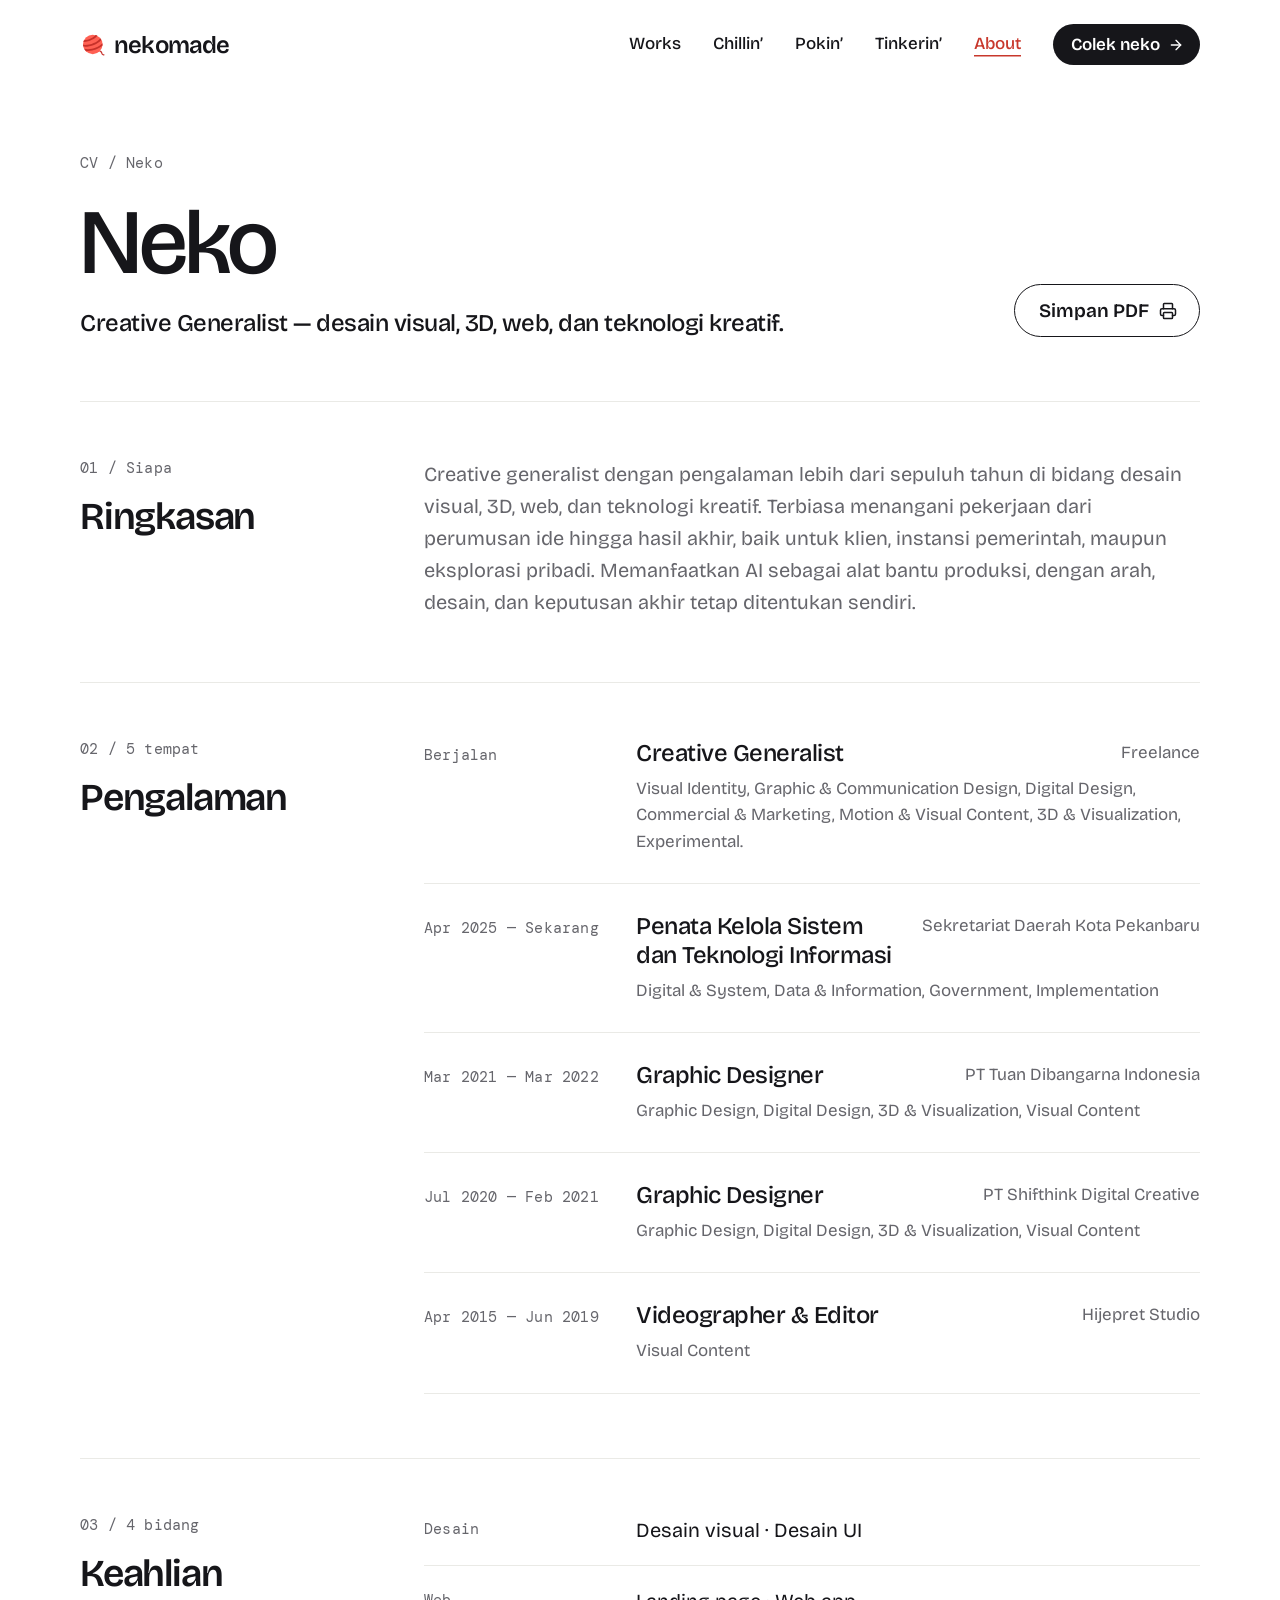
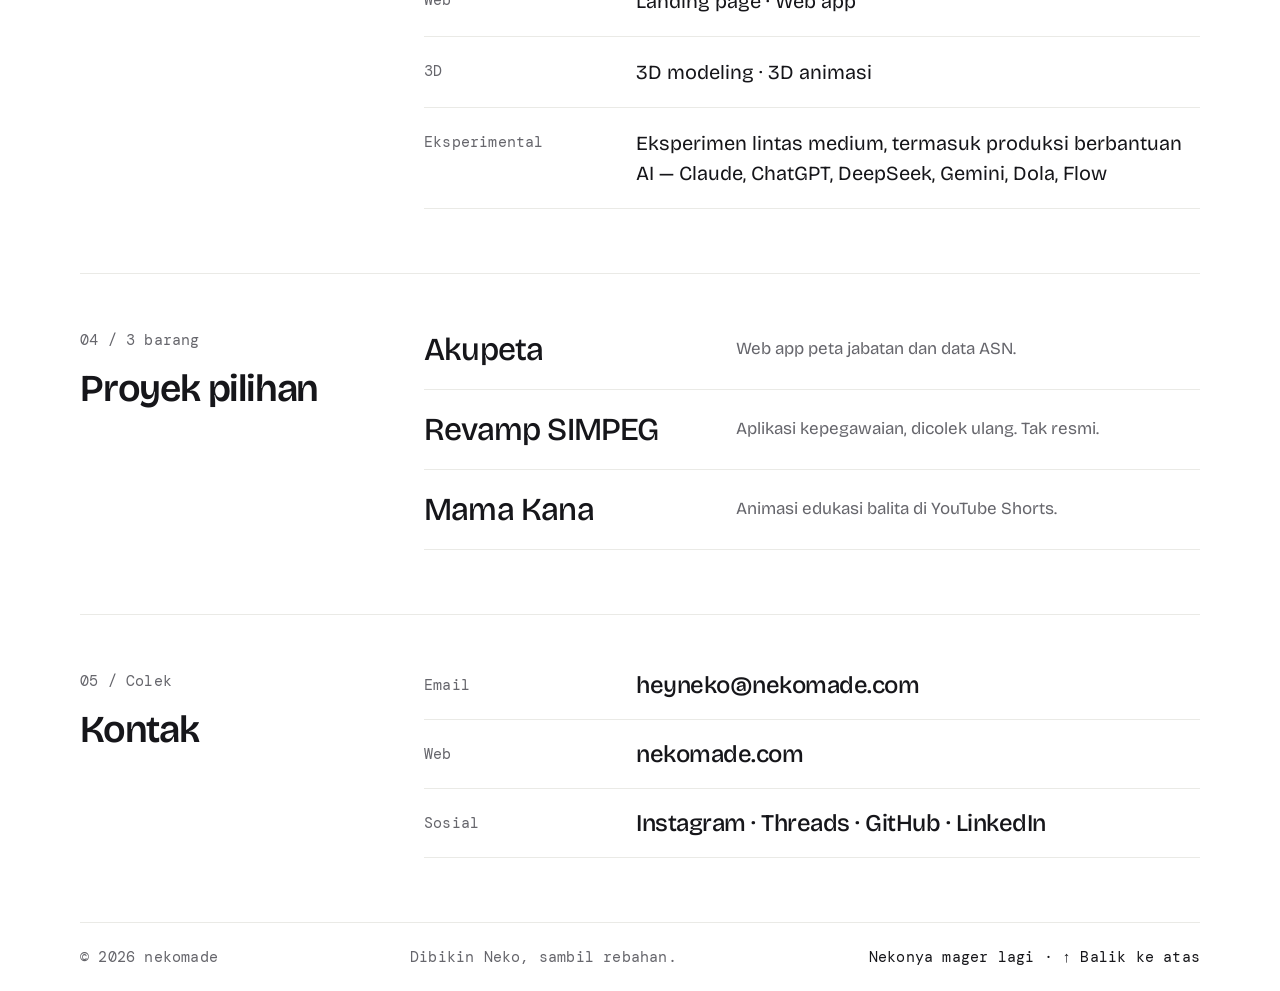
<file: cv.html>
<!doctype html>
<html lang="id">
  <head>
    <meta charset="UTF-8" />
    <meta name="viewport" content="width=device-width, initial-scale=1.0" />
    <title>CV Neko — nekomade</title>
    <meta
      name="description"
      content="CV Neko: creative generalist di desain visual, 3D, web, dan teknologi kreatif."
    />
    <link rel="preconnect" href="https://fonts.googleapis.com" />
    <link rel="preconnect" href="https://fonts.gstatic.com" crossorigin />
    <link
      href="https://fonts.googleapis.com/css2?family=Bricolage+Grotesque:opsz,wght@12..96,200..800&family=DM+Mono&family=Fraunces:ital,opsz,wght@1,9..144,100..900&display=swap"
      rel="stylesheet"
    />
    <link rel="stylesheet" href="assets/css/styles.css" />
    <link rel="stylesheet" href="assets/css/motion.css" />
    <script src="assets/js/motion.js"></script>
    <script src="assets/js/header.js" defer></script>
  </head>
  <body id="top">
    <header class="header">
      <div class="header__isle">
        <a class="brand" href="index.html">
          <svg class="brand__icon" viewBox="0 0 26 26" width="26" height="26" aria-hidden="true">
            <path
              transform="translate(19.234 18.613)"
              fill="#C6312A"
              d="M1.014 0c1.4105 0.41275 1.90775 1.365 2.1775 2.59025 0.1625 0.741 0.75075 1.12125 1.38125 1.0205 0.39325-0.0585 0.7475 0.1755 0.78 0.55575 0.02925 0.36075-0.273 0.63375-0.715 0.6825-1.0985 0.12675-2.2945-0.49075-2.652-2.10275-0.26325-1.18625-0.767-1.64125-1.98575-1.66075l1.014-1.0855z"
            />
            <circle cx="12.776" cy="12.451" r="9.743" fill="#FF6053" />
            <path
              transform="translate(3.396 2.951)"
              fill="#C6312A"
              d="M12.19075 0c-1.89475 2.431-7.124 5.19675-11.5375 5.19675-0.2925 0.572-0.51675 1.1765-0.65325 1.781 5.43725 0.31525 11.7195-3.28575 14.0985-6.1555-0.6045-0.351-1.248-0.624-1.90775-0.82225z"
            />
            <path
              transform="translate(3.052 6.172)"
              fill="#C6312A"
              d="M17.18275 0c-3.07125 4.446-11.2905 7.371-17.18275 6.62675 0.013 0.637 0.0845 1.24475 0.221 1.7875 5.967 0.6565 14.118-2.15475 18.109-6.66575-0.3315-0.6565-0.71825-1.2415-1.14725-1.7485z"
            />
            <path
              transform="translate(4.118 11.369)"
              fill="#C6312A"
              d="M18.32675 0c-4.29975 4.54025-12.0965 6.93225-18.32675 5.473 0.34775 0.72475 0.82875 1.40075 1.3195 1.95975 6.12625 0.86125 12.792-1.42675 17.004-5.03425 0.08775-0.793 0.091-1.625 0.00325-2.3985z"
            />
          </svg>
          <span class="brand__wordmark">nekomade</span>
        </a>
        <div class="header__chrome">
          <div class="header__chrome-inner">
            <nav class="nav" id="site-nav" aria-label="Utama">
              <a href="works.html">Works</a>
              <a href="chillin.html">Chillin’</a>
              <a href="pokin.html">Pokin’</a>
              <a href="tinkerin.html">Tinkerin’</a>
              <a href="about.html" aria-current="page">About</a>
            </nav>
            <a class="talk" href="colek.html">
              Colek neko
              <svg viewBox="0 0 24 24" aria-hidden="true"><path d="M5 12h14" /><path d="m12 5 7 7-7 7" /></svg>
            </a>
            <button class="header__toggle" type="button" aria-label="Buka menu" aria-expanded="false" aria-controls="site-nav">
              <svg viewBox="0 0 24 24" aria-hidden="true"><path class="header__toggle-top" d="M4 8h16" /><path class="header__toggle-bottom" d="M4 16h16" /></svg>
            </button>
          </div>
        </div>
      </div>
    </header>

    <main>
      <section class="page-head page-head--cv">
        <p class="head-no">CV / Neko</p>
        <div class="cv-head">
          <div class="head-copy">
            <h1 class="head-title">Neko</h1>
            <p class="cv-role">Creative Generalist — desain visual, 3D, web, dan teknologi kreatif.</p>
          </div>
          <button class="print-button" type="button" onclick="window.print()">
            Simpan PDF
            <svg viewBox="0 0 24 24" aria-hidden="true"><path d="M6 18H4a2 2 0 0 1-2-2v-5a2 2 0 0 1 2-2h16a2 2 0 0 1 2 2v5a2 2 0 0 1-2 2h-2" /><path d="M6 9V3a1 1 0 0 1 1-1h10a1 1 0 0 1 1 1v6" /><rect x="6" y="14" width="12" height="8" rx="1" /></svg>
          </button>
        </div>
      </section>

      <section class="section">
        <div class="row row--cv">
          <div class="rail">
            <p class="rail__no">01 / Siapa</p>
            <h2 class="rail__title">Ringkasan</h2>
          </div>
          <div class="content content--cv">
            <p class="about__text">
              Creative generalist dengan pengalaman lebih dari sepuluh tahun di bidang desain visual, 3D,
              web, dan teknologi kreatif. Terbiasa menangani pekerjaan dari perumusan ide hingga hasil
              akhir, baik untuk klien, instansi pemerintah, maupun eksplorasi pribadi. Memanfaatkan AI
              sebagai alat bantu produksi, dengan arah, desain, dan keputusan akhir tetap ditentukan
              sendiri.
            </p>
          </div>
        </div>
      </section>

      <section class="section">
        <div class="row row--cv">
          <div class="rail">
            <p class="rail__no">02 / 5 tempat</p>
            <h2 class="rail__title">Pengalaman</h2>
          </div>
          <div class="content content--cv">
            <ol class="riwayat__list">
              <li class="riwayat__row">
                <p class="riwayat__period">Berjalan</p>
                <div class="riwayat__main">
                  <div class="riwayat__line">
                    <h3>Creative Generalist</h3>
                    <p class="riwayat__org">Freelance</p>
                  </div>
                  <p class="riwayat__tags">Visual Identity, Graphic &amp; Communication Design, Digital Design, Commercial &amp; Marketing, Motion &amp; Visual Content, 3D &amp; Visualization, Experimental.</p>
                </div>
              </li>
              <li class="riwayat__row">
                <p class="riwayat__period">Apr 2025 — Sekarang</p>
                <div class="riwayat__main">
                  <div class="riwayat__line">
                    <h3>Penata Kelola Sistem dan Teknologi Informasi</h3>
                    <p class="riwayat__org">Sekretariat Daerah Kota Pekanbaru</p>
                  </div>
                  <p class="riwayat__tags">Digital &amp; System, Data &amp; Information, Government, Implementation</p>
                </div>
              </li>
              <li class="riwayat__row">
                <p class="riwayat__period">Mar 2021 — Mar 2022</p>
                <div class="riwayat__main">
                  <div class="riwayat__line">
                    <h3>Graphic Designer</h3>
                    <p class="riwayat__org">PT Tuan Dibangarna Indonesia</p>
                  </div>
                  <p class="riwayat__tags">Graphic Design, Digital Design, 3D &amp; Visualization, Visual Content</p>
                </div>
              </li>
              <li class="riwayat__row">
                <p class="riwayat__period">Jul 2020 — Feb 2021</p>
                <div class="riwayat__main">
                  <div class="riwayat__line">
                    <h3>Graphic Designer</h3>
                    <p class="riwayat__org">PT Shifthink Digital Creative</p>
                  </div>
                  <p class="riwayat__tags">Graphic Design, Digital Design, 3D &amp; Visualization, Visual Content</p>
                </div>
              </li>
              <li class="riwayat__row">
                <p class="riwayat__period">Apr 2015 — Jun 2019</p>
                <div class="riwayat__main">
                  <div class="riwayat__line">
                    <h3>Videographer &amp; Editor</h3>
                    <p class="riwayat__org">Hijepret Studio</p>
                  </div>
                  <p class="riwayat__tags">Visual Content</p>
                </div>
              </li>
            </ol>
          </div>
        </div>
      </section>

      <section class="section">
        <div class="row row--cv">
          <div class="rail">
            <p class="rail__no">03 / 4 bidang</p>
            <h2 class="rail__title">Keahlian</h2>
          </div>
          <div class="content content--cv">
            <dl class="cv-kontak cv-kontak--text">
              <div>
                <dt>Desain</dt>
                <dd>Desain visual · Desain UI</dd>
              </div>
              <div>
                <dt>Web</dt>
                <dd>Landing page · Web app</dd>
              </div>
              <div>
                <dt>3D</dt>
                <dd>3D modeling · 3D animasi</dd>
              </div>
              <div>
                <dt>Eksperimental</dt>
                <dd>Eksperimen lintas medium, termasuk produksi berbantuan AI — Claude, ChatGPT, DeepSeek, Gemini, Dola, Flow</dd>
              </div>
            </dl>
          </div>
        </div>
      </section>

      <section class="section">
        <div class="row row--cv">
          <div class="rail">
            <p class="rail__no">04 / 3 barang</p>
            <h2 class="rail__title">Proyek pilihan</h2>
          </div>
          <div class="content content--cv">
            <dl class="cv-kontak cv-kontak--works">
              <div>
                <dt>Akupeta</dt>
                <dd>Web app peta jabatan dan data ASN.</dd>
              </div>
              <div>
                <dt>Revamp SIMPEG</dt>
                <dd>Aplikasi kepegawaian, dicolek ulang. Tak resmi.</dd>
              </div>
              <div>
                <dt>Mama Kana</dt>
                <dd>Animasi edukasi balita di YouTube Shorts.</dd>
              </div>
            </dl>
          </div>
        </div>
      </section>

      <section class="section">
        <div class="row row--cv">
          <div class="rail">
            <p class="rail__no">05 / Colek</p>
            <h2 class="rail__title">Kontak</h2>
          </div>
          <div class="content content--cv">
            <dl class="cv-kontak">
              <div>
                <dt>Email</dt>
                <dd><a href="mailto:heyneko@nekomade.com">heyneko@nekomade.com</a></dd>
              </div>
              <div>
                <dt>Web</dt>
                <dd><a href="index.html">nekomade.com</a></dd>
              </div>
              <div>
                <dt>Sosial</dt>
                <dd><a href="#">Instagram</a> · <a href="#">Threads</a> · <a href="#">GitHub</a> · <a href="#">LinkedIn</a></dd>
              </div>
            </dl>
          </div>
        </div>
      </section>
    </main>

    <footer class="footer">
      <div class="footer__inner">
        <p>© 2026 nekomade</p>
        <p>Dibikin Neko, sambil rebahan.</p>
        <p class="footer__right">Nekonya mager lagi · <a href="#top">↑ Balik ke atas</a></p>
      </div>
    </footer>
  </body>
</html>
</file>
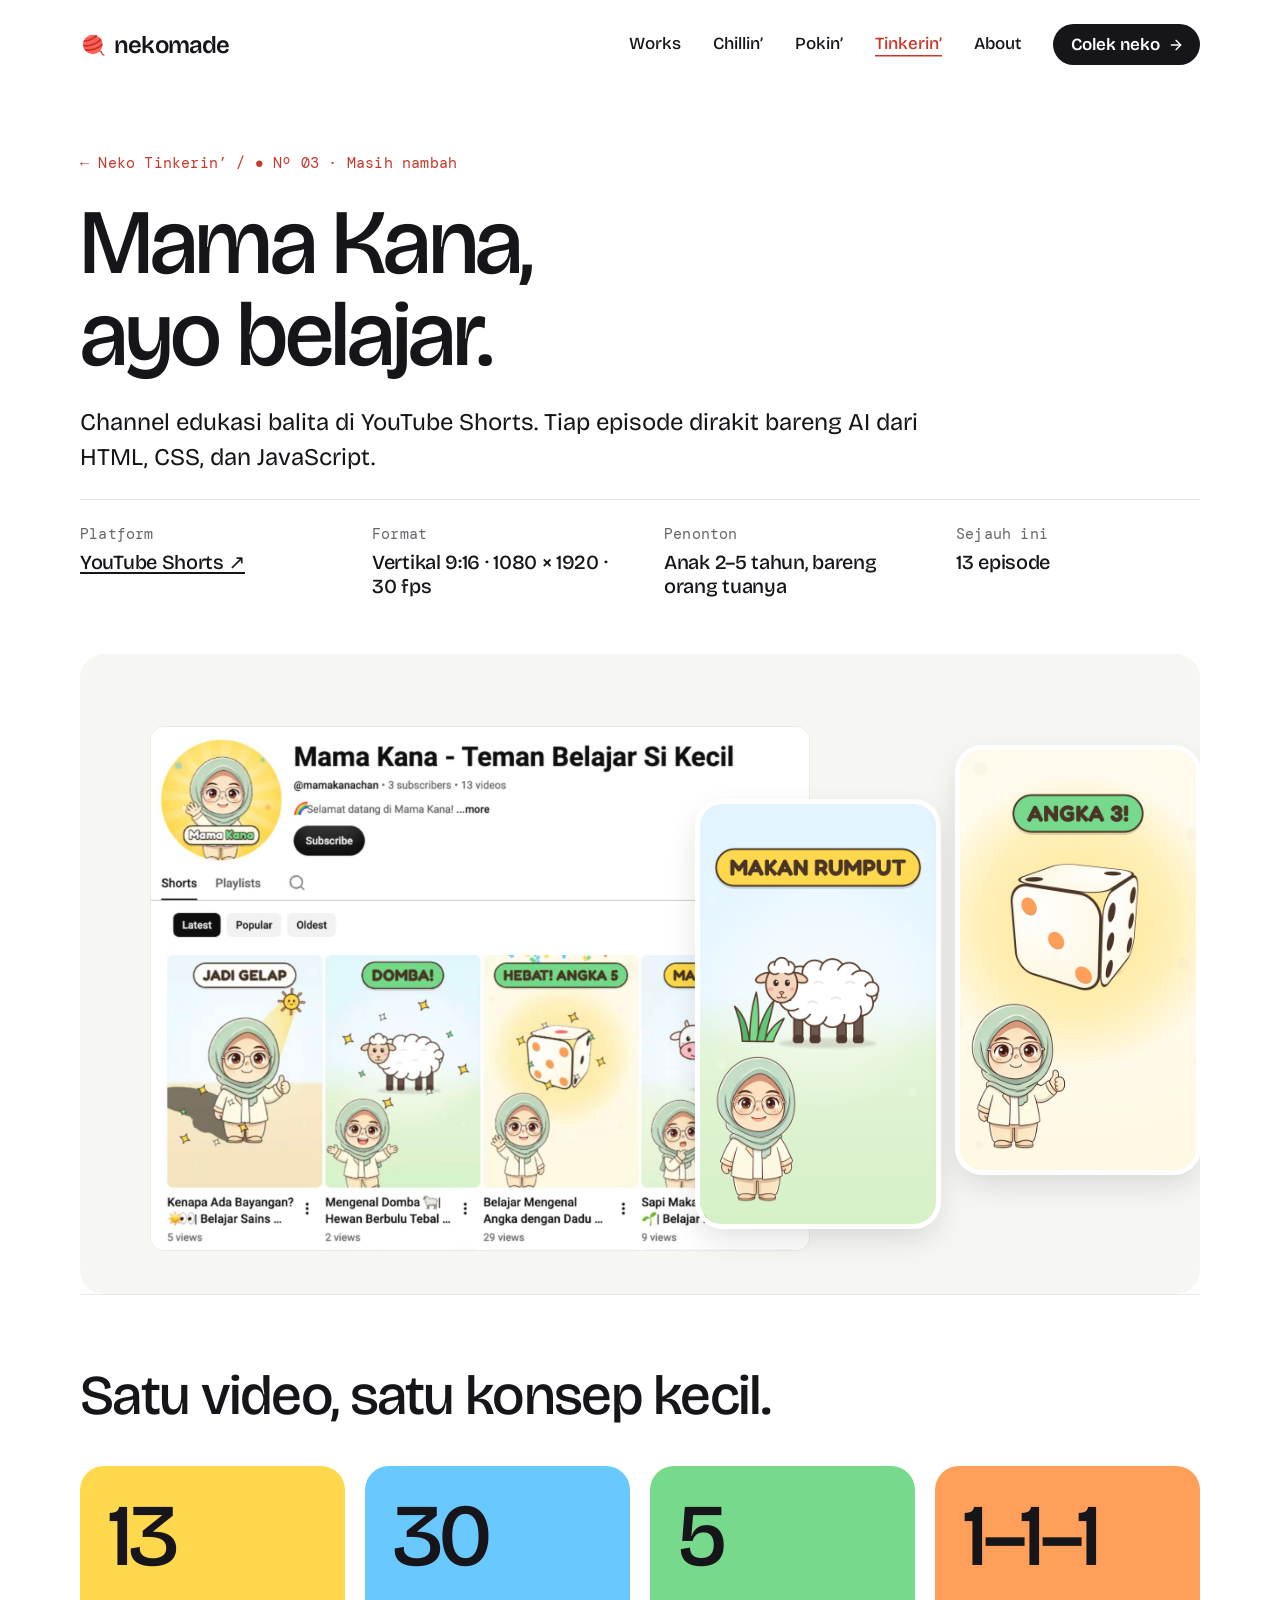
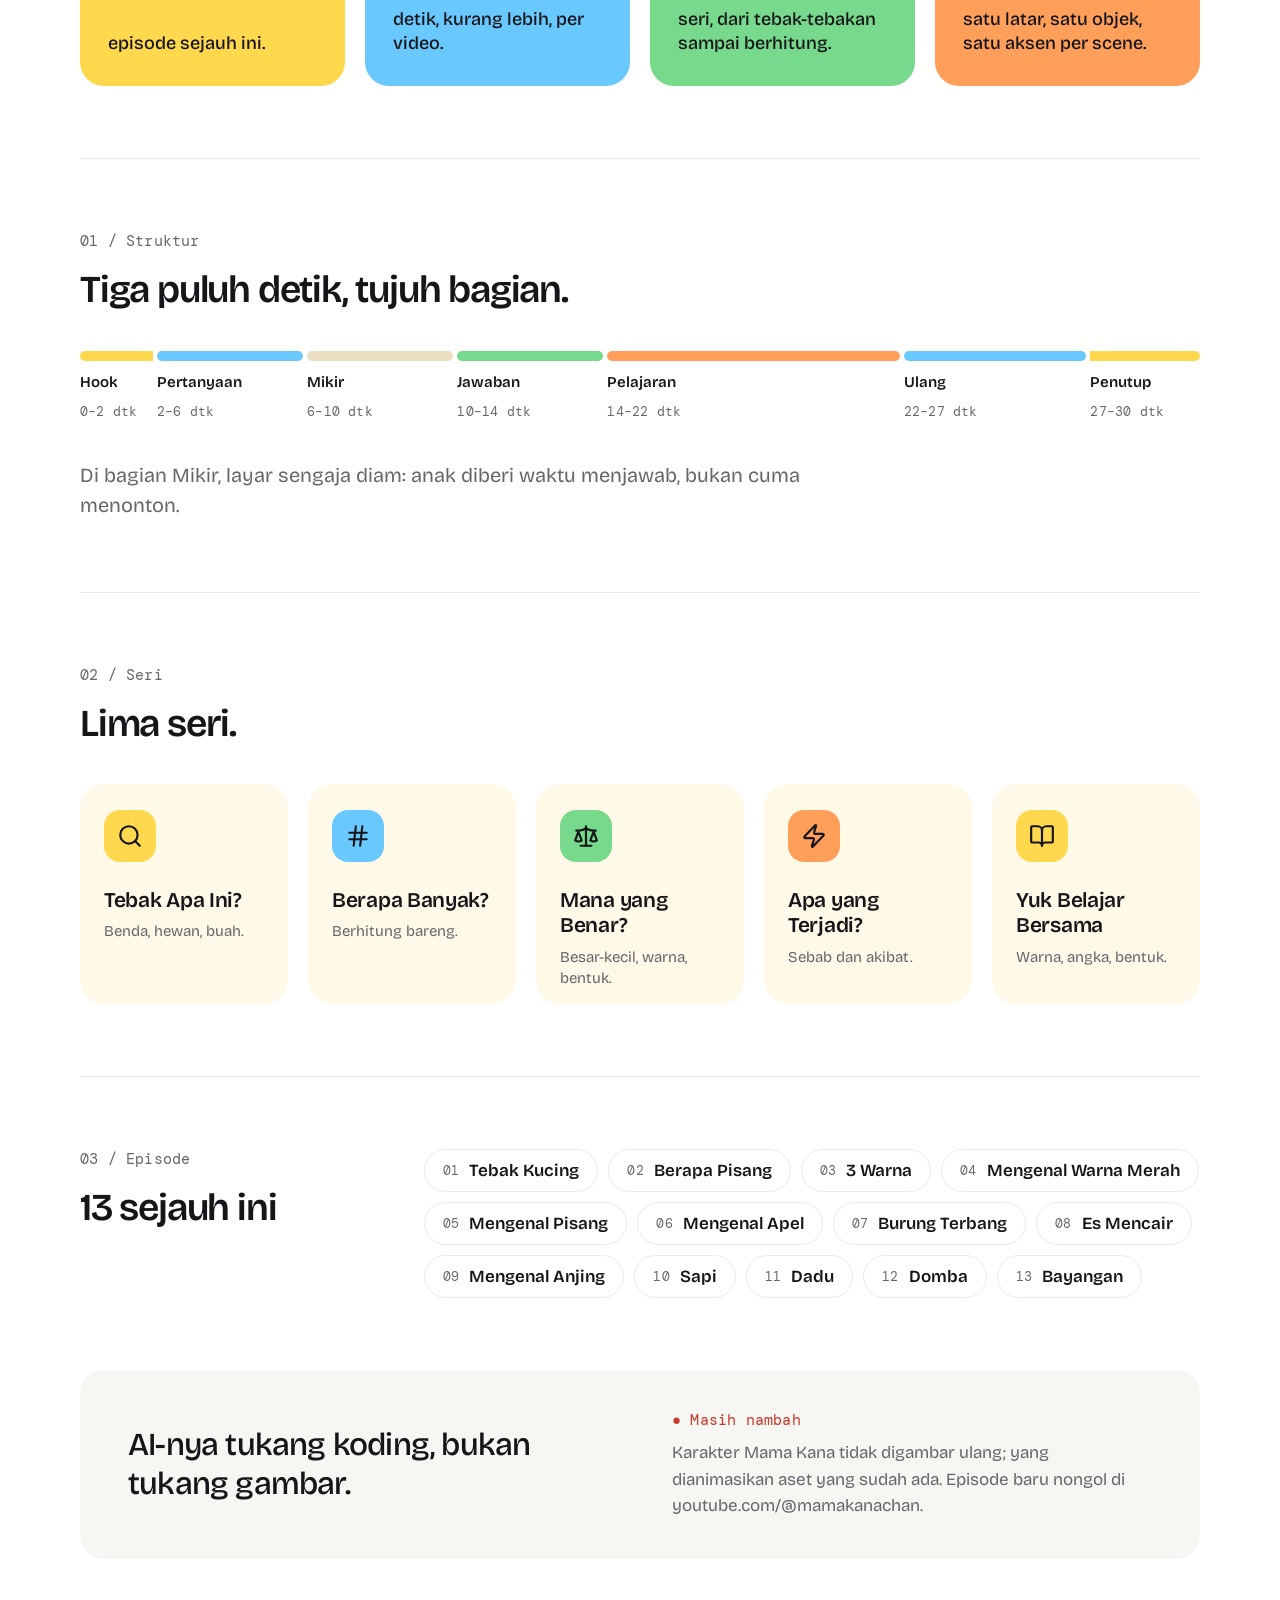
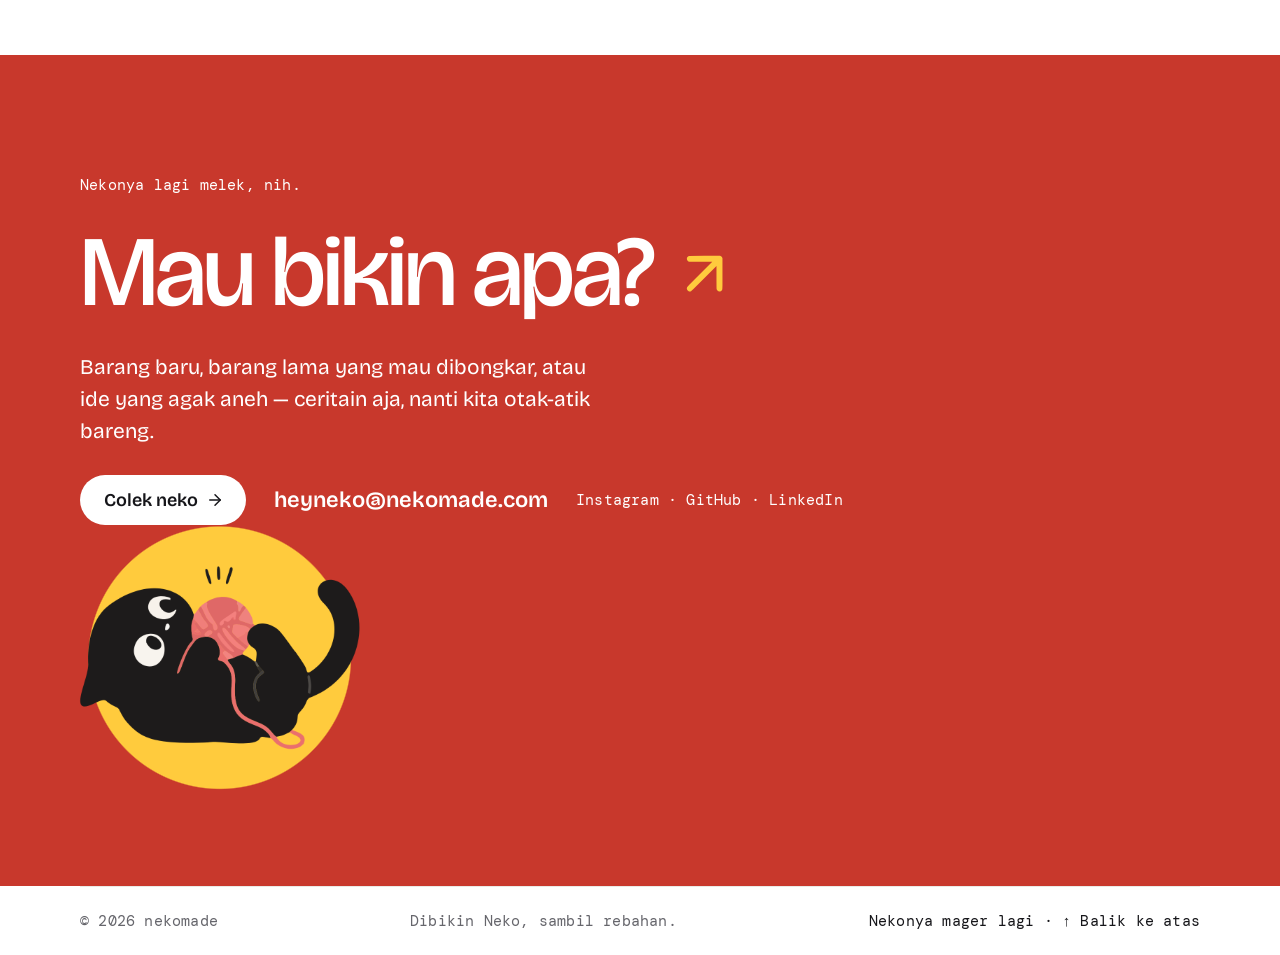
<file: mamakana.html>
<!doctype html>
<html lang="id">
  <head>
    <meta charset="UTF-8" />
    <meta name="viewport" content="width=device-width, initial-scale=1.0" />
    <title>Mama Kana — nekomade</title>
    <meta
      name="description"
      content="Mama Kana: channel edukasi balita di YouTube Shorts, tiap episode dirakit dari HTML, CSS, dan JavaScript."
    />
    <link rel="preconnect" href="https://fonts.googleapis.com" />
    <link rel="preconnect" href="https://fonts.gstatic.com" crossorigin />
    <link
      href="https://fonts.googleapis.com/css2?family=Bricolage+Grotesque:opsz,wght@12..96,200..800&family=DM+Mono&family=Fraunces:ital,opsz,wght@1,9..144,100..900&display=swap"
      rel="stylesheet"
    />
    <link rel="stylesheet" href="assets/css/styles.css" />
    <link rel="stylesheet" href="assets/css/motion.css" />
    <script src="assets/js/motion.js"></script>
    <script src="assets/js/header.js" defer></script>
  </head>
  <body id="top">
    <header class="header">
      <div class="header__isle">
        <a class="brand" href="index.html">
          <svg class="brand__icon" viewBox="0 0 26 26" width="26" height="26" aria-hidden="true">
            <path
              transform="translate(19.234 18.613)"
              fill="#C6312A"
              d="M1.014 0c1.4105 0.41275 1.90775 1.365 2.1775 2.59025 0.1625 0.741 0.75075 1.12125 1.38125 1.0205 0.39325-0.0585 0.7475 0.1755 0.78 0.55575 0.02925 0.36075-0.273 0.63375-0.715 0.6825-1.0985 0.12675-2.2945-0.49075-2.652-2.10275-0.26325-1.18625-0.767-1.64125-1.98575-1.66075l1.014-1.0855z"
            />
            <circle cx="12.776" cy="12.451" r="9.743" fill="#FF6053" />
            <path
              transform="translate(3.396 2.951)"
              fill="#C6312A"
              d="M12.19075 0c-1.89475 2.431-7.124 5.19675-11.5375 5.19675-0.2925 0.572-0.51675 1.1765-0.65325 1.781 5.43725 0.31525 11.7195-3.28575 14.0985-6.1555-0.6045-0.351-1.248-0.624-1.90775-0.82225z"
            />
            <path
              transform="translate(3.052 6.172)"
              fill="#C6312A"
              d="M17.18275 0c-3.07125 4.446-11.2905 7.371-17.18275 6.62675 0.013 0.637 0.0845 1.24475 0.221 1.7875 5.967 0.6565 14.118-2.15475 18.109-6.66575-0.3315-0.6565-0.71825-1.2415-1.14725-1.7485z"
            />
            <path
              transform="translate(4.118 11.369)"
              fill="#C6312A"
              d="M18.32675 0c-4.29975 4.54025-12.0965 6.93225-18.32675 5.473 0.34775 0.72475 0.82875 1.40075 1.3195 1.95975 6.12625 0.86125 12.792-1.42675 17.004-5.03425 0.08775-0.793 0.091-1.625 0.00325-2.3985z"
            />
          </svg>
          <span class="brand__wordmark">nekomade</span>
        </a>
        <div class="header__chrome">
          <div class="header__chrome-inner">
            <nav class="nav" id="site-nav" aria-label="Utama">
              <a href="works.html">Works</a>
              <a href="chillin.html">Chillin’</a>
              <a href="pokin.html">Pokin’</a>
              <a href="tinkerin.html" aria-current="page">Tinkerin’</a>
              <a href="about.html">About</a>
            </nav>
            <a class="talk" href="colek.html">
              Colek neko
              <svg viewBox="0 0 24 24" aria-hidden="true"><path d="M5 12h14" /><path d="m12 5 7 7-7 7" /></svg>
            </a>
            <button class="header__toggle" type="button" aria-label="Buka menu" aria-expanded="false" aria-controls="site-nav">
              <svg viewBox="0 0 24 24" aria-hidden="true"><path class="header__toggle-top" d="M4 8h16" /><path class="header__toggle-bottom" d="M4 16h16" /></svg>
            </button>
          </div>
        </div>
      </div>
    </header>

    <main>
      <section class="page-head page-head--story">
        <p class="head-no head-no--crumb"><a href="tinkerin.html">← Neko Tinkerin’</a> / ● Nº 03 · Masih nambah</p>
        <h1 class="head-title story-title">Mama Kana, <br /><span>ayo belajar.</span></h1>
        <p class="story-intro">
          Channel edukasi balita di YouTube Shorts. Tiap episode dirakit bareng AI dari HTML, CSS, dan JavaScript.
        </p>
        <dl class="story-meta">
          <div><dt>Platform</dt><dd><a href="https://youtube.com/@mamakanachan">YouTube Shorts ↗</a></dd></div>
          <div><dt>Format</dt><dd>Vertikal 9:16 · 1080 × 1920 · 30 fps</dd></div>
          <div><dt>Penonton</dt><dd>Anak 2–5 tahun, bareng orang tuanya</dd></div>
          <div><dt>Sejauh ini</dt><dd>13 episode</dd></div>
        </dl>
      </section>

      <div class="story-hero">
        <div class="story-hero__panel story-hero__panel--mamakana">
          <img class="mk-channel" src="assets/img/works/mamakana/youtube-channel.png" alt="Halaman kanal YouTube Mama Kana" width="1748" height="1390" />
          <img class="mk-short mk-short--a" src="assets/img/works/mamakana/ep12-domba.png" alt="Cuplikan episode 12: domba makan rumput" width="540" height="960" />
          <img class="mk-short mk-short--b" src="assets/img/works/mamakana/ep11-dadu.png" alt="Cuplikan episode 11: belajar angka dengan dadu" width="540" height="960" />
        </div>
      </div>

      <section class="section">
        <div class="mk-angka">
          <p class="mk-angka__lead">Satu video, satu konsep kecil.</p>
          <ul class="mk-stats">
            <li class="mk-stat" style="--stat-bg: #FFD84D"><span class="mk-stat__no">13</span><span class="mk-stat__label">episode sejauh ini.</span></li>
            <li class="mk-stat" style="--stat-bg: #69C9FF"><span class="mk-stat__no">30</span><span class="mk-stat__label">detik, kurang lebih, per video.</span></li>
            <li class="mk-stat" style="--stat-bg: #76D98B"><span class="mk-stat__no">5</span><span class="mk-stat__label">seri, dari tebak-tebakan sampai berhitung.</span></li>
            <li class="mk-stat" style="--stat-bg: #FF9F5A"><span class="mk-stat__no">1–1–1</span><span class="mk-stat__label">satu latar, satu objek, satu aksen per scene.</span></li>
          </ul>
        </div>
      </section>

      <section class="section">
        <div class="mk-block">
          <div class="rail">
            <p class="rail__no">01 / Struktur</p>
            <h2 class="rail__title">Tiga puluh detik, tujuh bagian.</h2>
          </div>
          <ol class="mk-timeline">
            <li class="mk-seg" style="--seg: #FFD84D; --d: 2"><span class="mk-seg__bar"></span><span class="mk-seg__name">Hook</span><span class="mk-seg__time">0–2 dtk</span></li>
            <li class="mk-seg" style="--seg: #69C9FF; --d: 4"><span class="mk-seg__bar"></span><span class="mk-seg__name">Pertanyaan</span><span class="mk-seg__time">2–6 dtk</span></li>
            <li class="mk-seg" style="--seg: #EADFC0; --d: 4"><span class="mk-seg__bar"></span><span class="mk-seg__name">Mikir</span><span class="mk-seg__time">6–10 dtk</span></li>
            <li class="mk-seg" style="--seg: #76D98B; --d: 4"><span class="mk-seg__bar"></span><span class="mk-seg__name">Jawaban</span><span class="mk-seg__time">10–14 dtk</span></li>
            <li class="mk-seg" style="--seg: #FF9F5A; --d: 8"><span class="mk-seg__bar"></span><span class="mk-seg__name">Pelajaran</span><span class="mk-seg__time">14–22 dtk</span></li>
            <li class="mk-seg" style="--seg: #69C9FF; --d: 5"><span class="mk-seg__bar"></span><span class="mk-seg__name">Ulang</span><span class="mk-seg__time">22–27 dtk</span></li>
            <li class="mk-seg" style="--seg: #FFD84D; --d: 3"><span class="mk-seg__bar"></span><span class="mk-seg__name">Penutup</span><span class="mk-seg__time">27–30 dtk</span></li>
          </ol>
          <p class="mk-timeline__note">Di bagian Mikir, layar sengaja diam: anak diberi waktu menjawab, bukan cuma menonton.</p>
        </div>
      </section>

      <section class="section">
        <div class="mk-block">
          <div class="rail">
            <p class="rail__no">02 / Seri</p>
            <h2 class="rail__title">Lima seri.</h2>
          </div>
          <ul class="mk-seri">
            <li class="mk-seri__item">
              <span class="mk-seri__icon" style="--icon-bg: #FFD84D"><svg viewBox="0 0 24 24" aria-hidden="true"><circle cx="11" cy="11" r="8"/><path d="m21 21-4.3-4.3"/></svg></span>
              <div class="mk-seri__text"><h3>Tebak Apa Ini?</h3><p>Benda, hewan, buah.</p></div>
            </li>
            <li class="mk-seri__item">
              <span class="mk-seri__icon" style="--icon-bg: #69C9FF"><svg viewBox="0 0 24 24" aria-hidden="true"><path d="M4 9h16"/><path d="M4 15h16"/><path d="M10 3 8 21"/><path d="M16 3l-2 18"/></svg></span>
              <div class="mk-seri__text"><h3>Berapa Banyak?</h3><p>Berhitung bareng.</p></div>
            </li>
            <li class="mk-seri__item">
              <span class="mk-seri__icon" style="--icon-bg: #76D98B"><svg viewBox="0 0 24 24" aria-hidden="true"><path d="m16 16 3-8 3 8c-.87.65-1.92 1-3 1s-2.13-.35-3-1Z"/><path d="m2 16 3-8 3 8c-.87.65-1.92 1-3 1s-2.13-.35-3-1Z"/><path d="M7 21h10"/><path d="M12 3v18"/><path d="M3 7h2c2 0 5-1 7-2 2 1 5 2 7 2h2"/></svg></span>
              <div class="mk-seri__text"><h3>Mana yang Benar?</h3><p>Besar-kecil, warna, bentuk.</p></div>
            </li>
            <li class="mk-seri__item">
              <span class="mk-seri__icon" style="--icon-bg: #FF9F5A"><svg viewBox="0 0 24 24" aria-hidden="true"><path d="M4 14a1 1 0 0 1-.78-1.63l9.9-10.2a.5.5 0 0 1 .86.46l-1.92 6.02A1 1 0 0 0 13 10h7a1 1 0 0 1 .78 1.63l-9.9 10.2a.5.5 0 0 1-.86-.46l1.92-6.02A1 1 0 0 0 11 14z"/></svg></span>
              <div class="mk-seri__text"><h3>Apa yang Terjadi?</h3><p>Sebab dan akibat.</p></div>
            </li>
            <li class="mk-seri__item">
              <span class="mk-seri__icon" style="--icon-bg: #FFD84D"><svg viewBox="0 0 24 24" aria-hidden="true"><path d="M12 7v14"/><path d="M3 18a1 1 0 0 1-1-1V4a1 1 0 0 1 1-1h5a4 4 0 0 1 4 4 4 4 0 0 1 4-4h5a1 1 0 0 1 1 1v13a1 1 0 0 1-1 1h-6a3 3 0 0 0-3 3 3 3 0 0 0-3-3z"/></svg></span>
              <div class="mk-seri__text"><h3>Yuk Belajar Bersama</h3><p>Warna, angka, bentuk.</p></div>
            </li>
          </ul>
        </div>
      </section>

      <section class="section">
        <div class="row row--story">
          <div class="rail">
            <p class="rail__no">03 / Episode</p>
            <h2 class="rail__title">13 sejauh ini</h2>
          </div>
          <div class="content content--story">
            <ol class="episodes">
              <li><span>01</span>Tebak Kucing</li>
              <li><span>02</span>Berapa Pisang</li>
              <li><span>03</span>3 Warna</li>
              <li><span>04</span>Mengenal Warna Merah</li>
              <li><span>05</span>Mengenal Pisang</li>
              <li><span>06</span>Mengenal Apel</li>
              <li><span>07</span>Burung Terbang</li>
              <li><span>08</span>Es Mencair</li>
              <li><span>09</span>Mengenal Anjing</li>
              <li><span>10</span>Sapi</li>
              <li><span>11</span>Dadu</li>
              <li><span>12</span>Domba</li>
              <li><span>13</span>Bayangan</li>
            </ol>
          </div>
        </div>
      </section>

      <section class="section">
        <div class="story-close">
          <p class="story-close__lead">AI-nya tukang koding, bukan tukang gambar.</p>
          <div>
            <p class="panel__tag">● Masih nambah</p>
            <p class="story-close__text">
              Karakter Mama Kana tidak digambar ulang; yang dianimasikan aset yang sudah ada.
              Episode baru nongol di <a href="https://youtube.com/@mamakanachan">youtube.com/@mamakanachan</a>.
            </p>
          </div>
        </div>
      </section>

      <section class="kontak" id="kontak">
        <div class="kontak__inner">
          <p class="kontak__eyebrow">Nekonya lagi melek, nih.</p>
          <a class="kontak__headline" href="mailto:heyneko@nekomade.com">
            <span>Mau bikin apa?</span>
            <svg viewBox="0 0 14 14" aria-hidden="true">
              <path
                fill="currentColor"
                d="M3.94775 3.51367q-0.14014 0.04102-0.25976 0.15381-0.11963 0.11279-0.16065 0.25293-0.05469 0.19482 0.02735 0.39307 0.08545 0.19482 0.25293 0.29394 0.08545 0.02734 0.19482 0.04102 0.1709 0.01367 0.65967 0.02734l3.83496 0-2.45068 2.45068q-1.65088 1.65088-2.05762 2.07129-0.40332 0.42041-0.43408 0.4751-0.10938 0.23926-0.01367 0.46485 0.09912 0.22217 0.32128 0.32128 0.22559 0.0957 0.46485-0.01367 0.05469-0.03076 0.4751-0.43408 0.42041-0.40674 2.07129-2.05762l2.45068-2.45068 0 2.21143q0 2.2251 0.02734 2.31054 0.02734 0.18115 0.15381 0.29395 0.19824 0.19482 0.46143 0.17431 0.2666-0.02051 0.42041-0.24609l0.02734-0.02734q0.04443-0.05469 0.05811-0.18116 0.01367-0.15381 0.02734-0.68701l0-5.37646-0.04102-0.09571q-0.02734-0.11279-0.12646-0.21191-0.09912-0.09912-0.21192-0.12646l-0.0957-0.04102-3.01123 0q-2.99414 0-3.06592 0.01367z"
              />
            </svg>
          </a>
          <p class="kontak__text">
            Barang baru, barang lama yang mau dibongkar, atau ide yang agak aneh — ceritain aja,
            nanti kita otak-atik bareng.
          </p>
          <div class="kontak__links">
            <a class="kontak__cta" href="colek.html">
              Colek neko
              <svg viewBox="0 0 24 24" aria-hidden="true"><path d="M5 12h14" /><path d="m12 5 7 7-7 7" /></svg>
            </a>
            <a class="kontak__email" href="mailto:heyneko@nekomade.com">heyneko@nekomade.com</a>
            <p class="kontak__socials">
              <a href="#">Instagram</a> · <a href="#">GitHub</a> · <a href="#">LinkedIn</a>
            </p>
          </div>
          <img
            class="kontak__neko"
            loading="lazy"
            src="assets/img/illustration/neko-berbaring-memeluk-benang.png"
            alt=""
            width="700"
            height="700"
            aria-hidden="true"
          />
        </div>
      </section>
    </main>

    <footer class="footer">
      <div class="footer__inner">
        <p>© 2026 nekomade</p>
        <p>Dibikin Neko, sambil rebahan.</p>
        <p class="footer__right">Nekonya mager lagi · <a href="#top">↑ Balik ke atas</a></p>
      </div>
    </footer>
  </body>
</html>
</file>
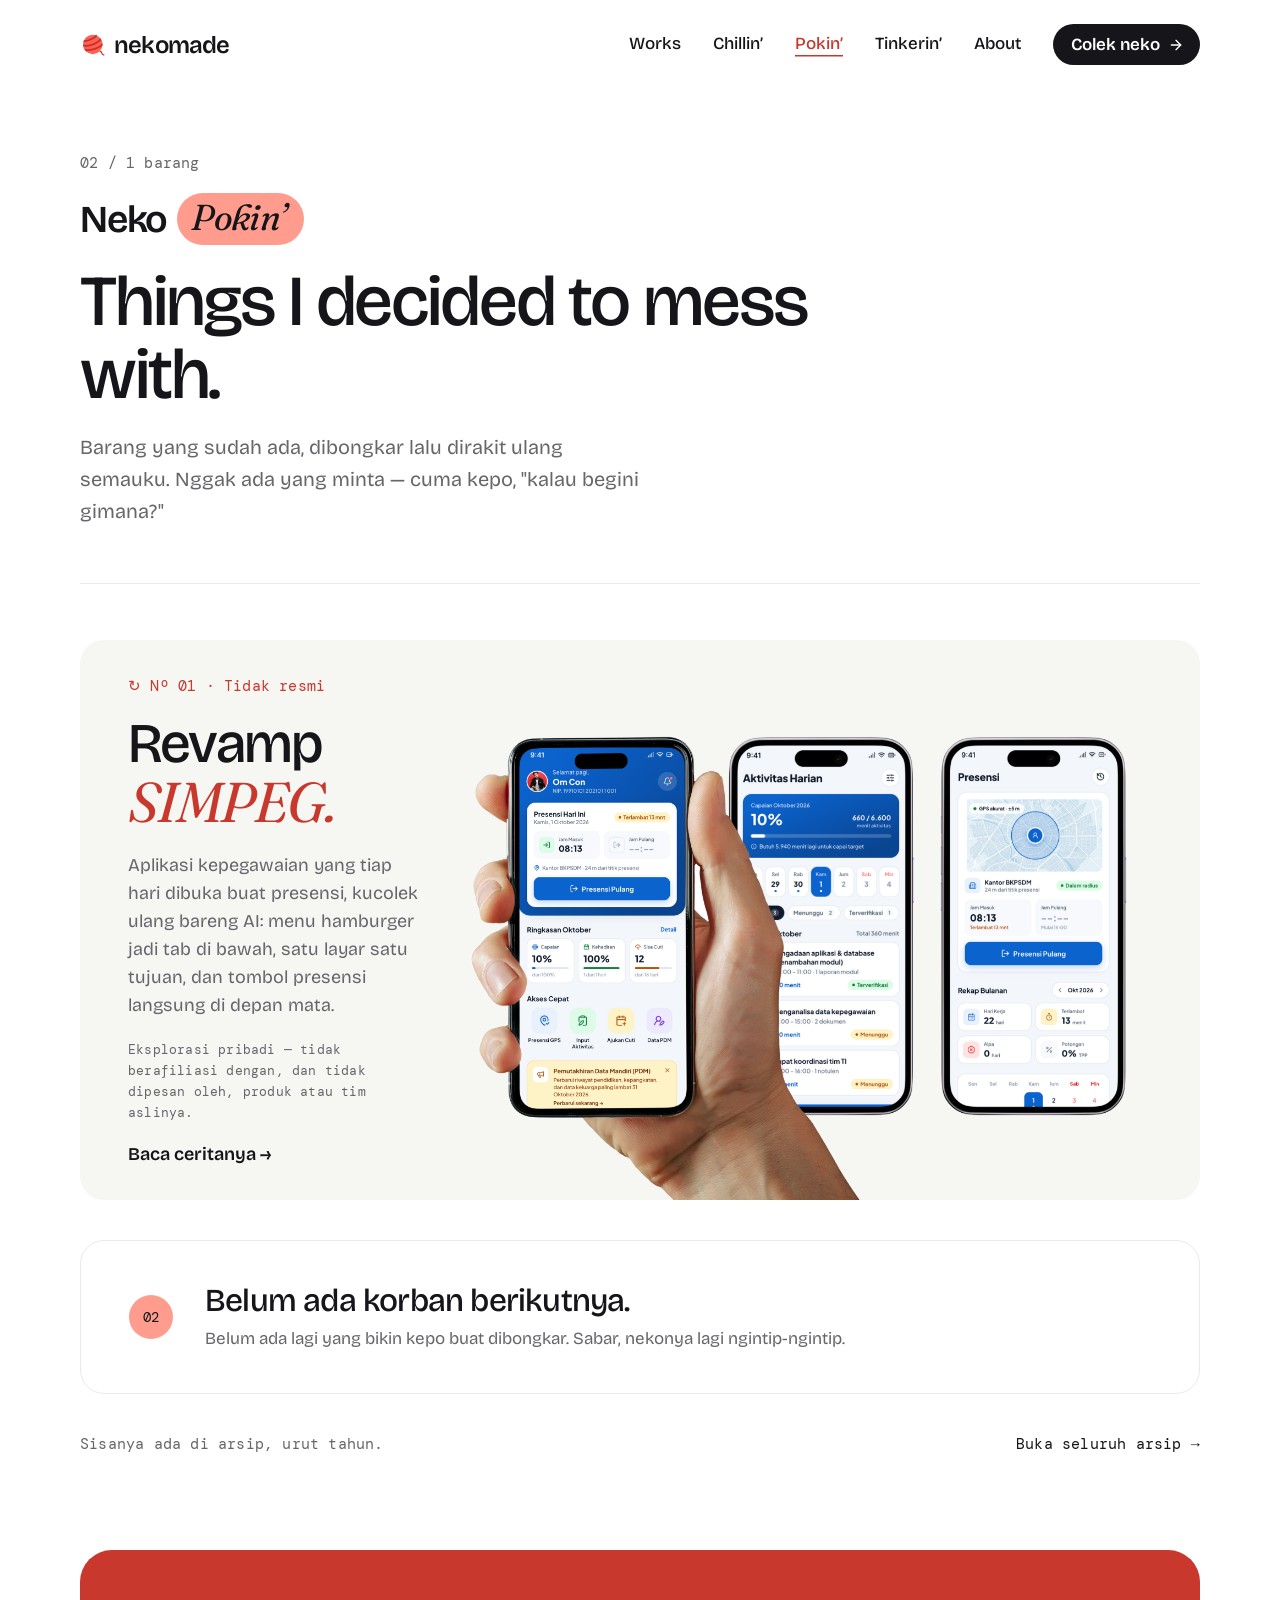
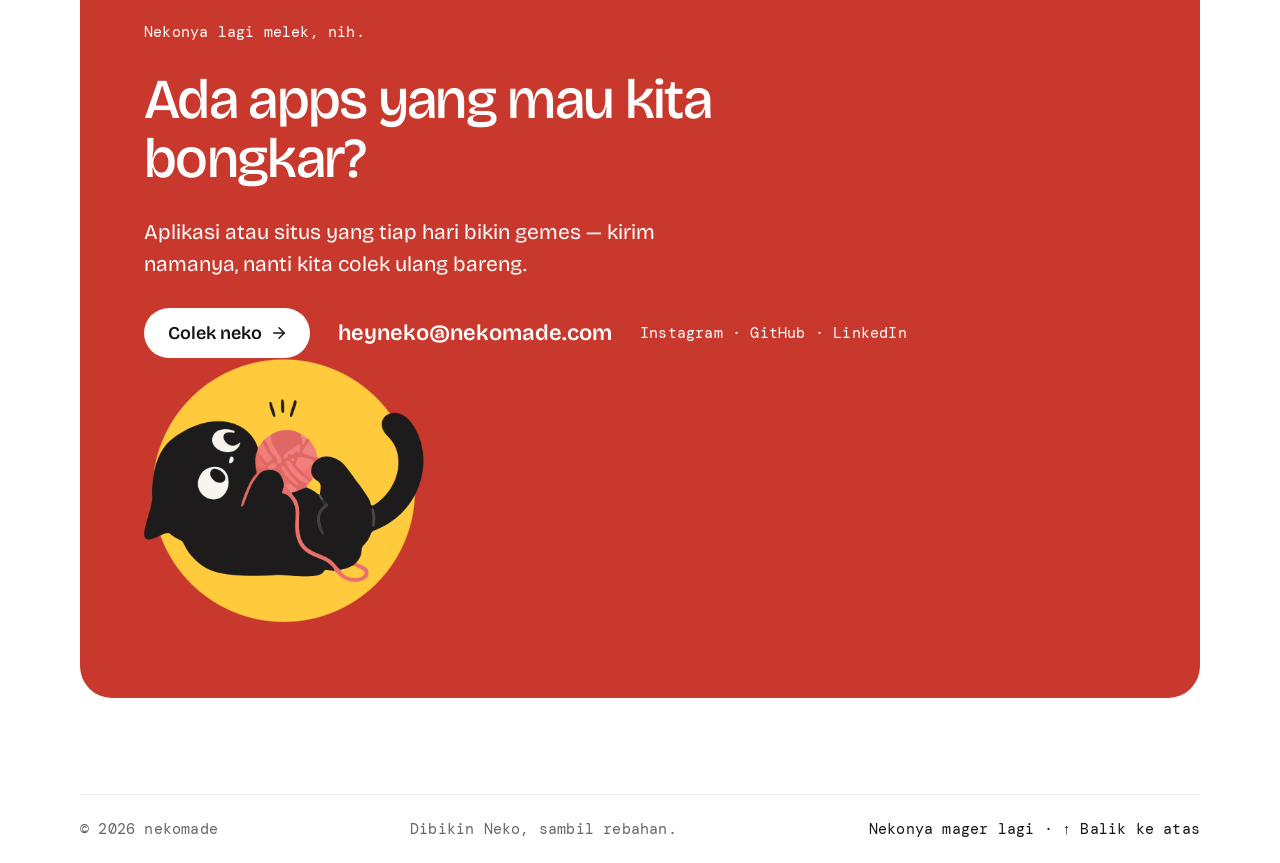
<file: pokin.html>
<!doctype html>
<html lang="id">
  <head>
    <meta charset="UTF-8" />
    <meta name="viewport" content="width=device-width, initial-scale=1.0" />
    <title>Neko Pokin’ — nekomade</title>
    <meta
      name="description"
      content="Barang yang sudah ada, dibongkar lalu dirakit ulang semauku. Nggak ada yang minta — cuma kepo, "kalau begini gimana?""
    />
    <link rel="preconnect" href="https://fonts.googleapis.com" />
    <link rel="preconnect" href="https://fonts.gstatic.com" crossorigin />
    <link
      href="https://fonts.googleapis.com/css2?family=Bricolage+Grotesque:opsz,wght@12..96,200..800&family=DM+Mono&family=Fraunces:ital,opsz,wght@1,9..144,100..900&display=swap"
      rel="stylesheet"
    />
    <link rel="stylesheet" href="assets/css/styles.css" />
    <link rel="stylesheet" href="assets/css/motion.css" />
    <script src="assets/js/motion.js"></script>
    <script src="assets/js/header.js" defer></script>
  </head>
  <body id="top">
    <header class="header">
      <div class="header__isle">
        <a class="brand" href="index.html">
          <svg class="brand__icon" viewBox="0 0 26 26" width="26" height="26" aria-hidden="true">
            <path
              transform="translate(19.234 18.613)"
              fill="#C6312A"
              d="M1.014 0c1.4105 0.41275 1.90775 1.365 2.1775 2.59025 0.1625 0.741 0.75075 1.12125 1.38125 1.0205 0.39325-0.0585 0.7475 0.1755 0.78 0.55575 0.02925 0.36075-0.273 0.63375-0.715 0.6825-1.0985 0.12675-2.2945-0.49075-2.652-2.10275-0.26325-1.18625-0.767-1.64125-1.98575-1.66075l1.014-1.0855z"
            />
            <circle cx="12.776" cy="12.451" r="9.743" fill="#FF6053" />
            <path
              transform="translate(3.396 2.951)"
              fill="#C6312A"
              d="M12.19075 0c-1.89475 2.431-7.124 5.19675-11.5375 5.19675-0.2925 0.572-0.51675 1.1765-0.65325 1.781 5.43725 0.31525 11.7195-3.28575 14.0985-6.1555-0.6045-0.351-1.248-0.624-1.90775-0.82225z"
            />
            <path
              transform="translate(3.052 6.172)"
              fill="#C6312A"
              d="M17.18275 0c-3.07125 4.446-11.2905 7.371-17.18275 6.62675 0.013 0.637 0.0845 1.24475 0.221 1.7875 5.967 0.6565 14.118-2.15475 18.109-6.66575-0.3315-0.6565-0.71825-1.2415-1.14725-1.7485z"
            />
            <path
              transform="translate(4.118 11.369)"
              fill="#C6312A"
              d="M18.32675 0c-4.29975 4.54025-12.0965 6.93225-18.32675 5.473 0.34775 0.72475 0.82875 1.40075 1.3195 1.95975 6.12625 0.86125 12.792-1.42675 17.004-5.03425 0.08775-0.793 0.091-1.625 0.00325-2.3985z"
            />
          </svg>
          <span class="brand__wordmark">nekomade</span>
        </a>
        <div class="header__chrome">
          <div class="header__chrome-inner">
            <nav class="nav" id="site-nav" aria-label="Utama">
              <a href="works.html">Works</a>
              <a href="chillin.html">Chillin’</a>
              <a href="pokin.html" aria-current="page">Pokin’</a>
              <a href="tinkerin.html">Tinkerin’</a>
              <a href="about.html">About</a>
            </nav>
            <a class="talk" href="colek.html">
              Colek neko
              <svg viewBox="0 0 24 24" aria-hidden="true"><path d="M5 12h14" /><path d="m12 5 7 7-7 7" /></svg>
            </a>
            <button class="header__toggle" type="button" aria-label="Buka menu" aria-expanded="false" aria-controls="site-nav">
              <svg viewBox="0 0 24 24" aria-hidden="true"><path class="header__toggle-top" d="M4 8h16" /><path class="header__toggle-bottom" d="M4 16h16" /></svg>
            </button>
          </div>
        </div>
      </div>
    </header>

    <main>
      <section class="page-head page-head--rack">
        <div class="head-copy">
          <p class="head-no">02 / 1 barang</p>
          <h1 class="head-title">Neko <em class="title-pill title-pill--blush">Pokin’</em></h1>
          <p class="head-tagline">Things I decided to mess with.</p>
          <p class="head-desc">Barang yang sudah ada, dibongkar lalu dirakit ulang semauku. Nggak ada yang minta — cuma kepo, "kalau begini gimana?"</p>
        </div>
        <div class="head-illo" aria-hidden="true">
          <img src="assets/img/illustration/neko-menyentuh-benang.png" alt="" width="460" height="460" style="left: -70px" />
        </div>
      </section>

      <section class="page-body">
        <div class="page-body__inner">
          <article class="panel">
            <div class="panel__copy">
              <p class="panel__tag">↻ Nº 01 · Tidak resmi</p>
              <h2 class="panel__title">Revamp <em>SIMPEG.</em></h2>
              <p class="panel__desc">
                Aplikasi kepegawaian yang tiap hari dibuka buat presensi, kucolek ulang bareng AI:
                menu hamburger jadi tab di bawah, satu layar satu tujuan, dan tombol presensi
                langsung di depan mata.
              </p>
              <p class="panel__note">
                Eksplorasi pribadi — tidak berafiliasi dengan, dan tidak dipesan oleh, produk atau
                tim aslinya.
              </p>
              <a class="panel__link" href="simpeg.html">Baca ceritanya →</a>
            </div>
            <div class="panel__visual panel__visual--simpeg">
              <img
                src="assets/img/works/simpeg/simpeg-mockup.png"
                alt="Tiga layar revamp SIMPEG di ponsel: beranda, aktivitas harian, dan presensi"
                width="1920"
                height="1080"
              />
            </div>
          </article>
          <div class="slot">
            <span class="slot__no tile__no--blush">02</span>
            <div>
              <h2 class="slot__title">Belum ada korban berikutnya.</h2>
              <p class="slot__desc">Belum ada lagi yang bikin kepo buat dibongkar. Sabar, nekonya lagi ngintip-ngintip.</p>
            </div>
          </div>
          <div class="foot-row">
            <p>Sisanya ada di arsip, urut tahun.</p>
            <a href="works.html">Buka seluruh arsip →</a>
          </div>
        </div>
      </section>

      <section class="kontak kontak--card" id="kontak">
        <div class="kontak__inner">
          <p class="kontak__eyebrow">Nekonya lagi melek, nih.</p>
          <a class="kontak__headline" href="colek.html">
            <span>Ada apps yang mau kita bongkar?</span>
            <svg viewBox="0 0 14 14" aria-hidden="true">
              <path
                fill="currentColor"
                d="M3.94775 3.51367q-0.14014 0.04102-0.25976 0.15381-0.11963 0.11279-0.16065 0.25293-0.05469 0.19482 0.02735 0.39307 0.08545 0.19482 0.25293 0.29394 0.08545 0.02734 0.19482 0.04102 0.1709 0.01367 0.65967 0.02734l3.83496 0-2.45068 2.45068q-1.65088 1.65088-2.05762 2.07129-0.40332 0.42041-0.43408 0.4751-0.10938 0.23926-0.01367 0.46485 0.09912 0.22217 0.32128 0.32128 0.22559 0.0957 0.46485-0.01367 0.05469-0.03076 0.4751-0.43408 0.42041-0.40674 2.07129-2.05762l2.45068-2.45068 0 2.21143q0 2.2251 0.02734 2.31054 0.02734 0.18115 0.15381 0.29395 0.19824 0.19482 0.46143 0.17431 0.2666-0.02051 0.42041-0.24609l0.02734-0.02734q0.04443-0.05469 0.05811-0.18116 0.01367-0.15381 0.02734-0.68701l0-5.37646-0.04102-0.09571q-0.02734-0.11279-0.12646-0.21191-0.09912-0.09912-0.21192-0.12646l-0.0957-0.04102-3.01123 0q-2.99414 0-3.06592 0.01367z"
              />
            </svg>
          </a>
          <p class="kontak__text">
            Aplikasi atau situs yang tiap hari bikin gemes — kirim namanya, nanti kita colek ulang
            bareng.
          </p>
          <div class="kontak__links">
            <a class="kontak__cta" href="colek.html">
              Colek neko
              <svg viewBox="0 0 24 24" aria-hidden="true"><path d="M5 12h14" /><path d="m12 5 7 7-7 7" /></svg>
            </a>
            <a class="kontak__email" href="mailto:heyneko@nekomade.com">heyneko@nekomade.com</a>
            <p class="kontak__socials">
              <a href="#">Instagram</a> · <a href="#">GitHub</a> · <a href="#">LinkedIn</a>
            </p>
          </div>
          <img
            class="kontak__neko"
            loading="lazy"
            src="assets/img/illustration/neko-berbaring-memeluk-benang.png"
            alt=""
            width="700"
            height="700"
            aria-hidden="true"
          />
        </div>
      </section>
    </main>

    <footer class="footer">
      <div class="footer__inner">
        <p>© 2026 nekomade</p>
        <p>Dibikin Neko, sambil rebahan.</p>
        <p class="footer__right">Nekonya mager lagi · <a href="#top">↑ Balik ke atas</a></p>
      </div>
    </footer>
  </body>
</html>
</file>
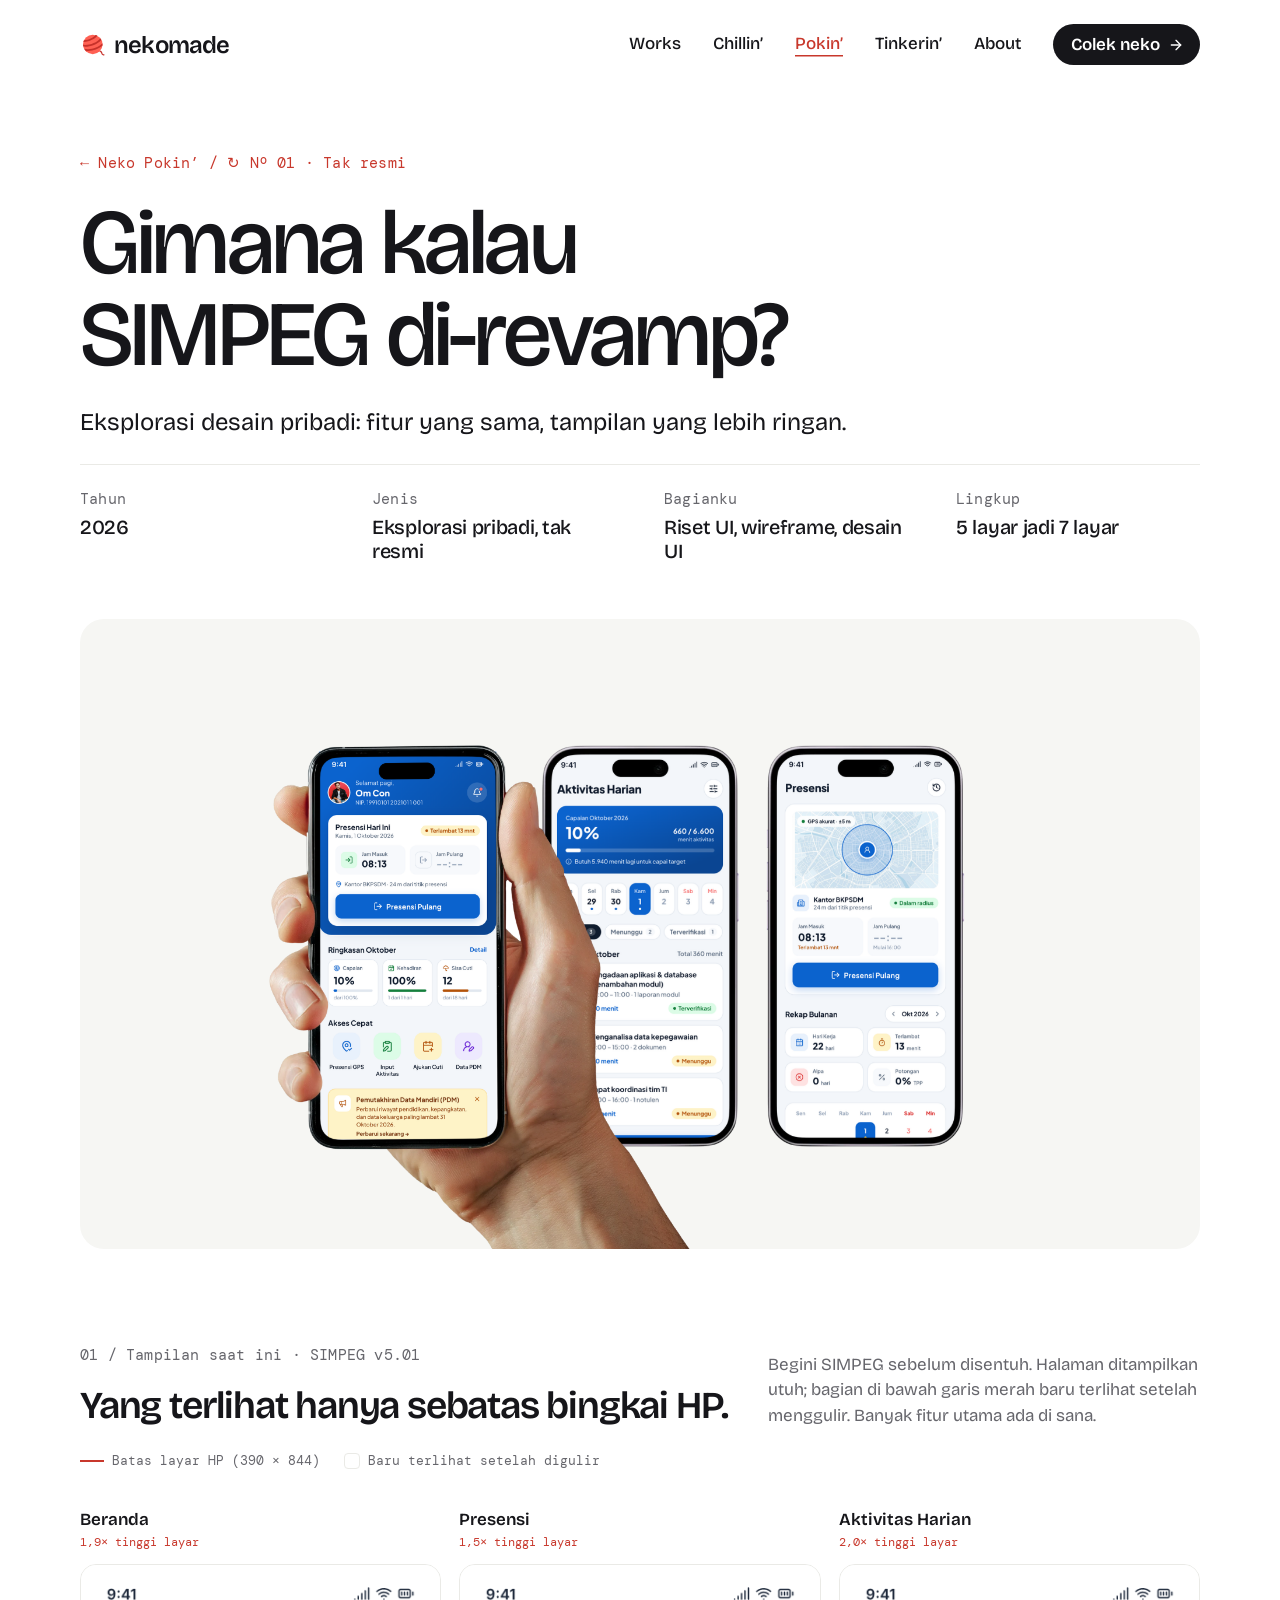
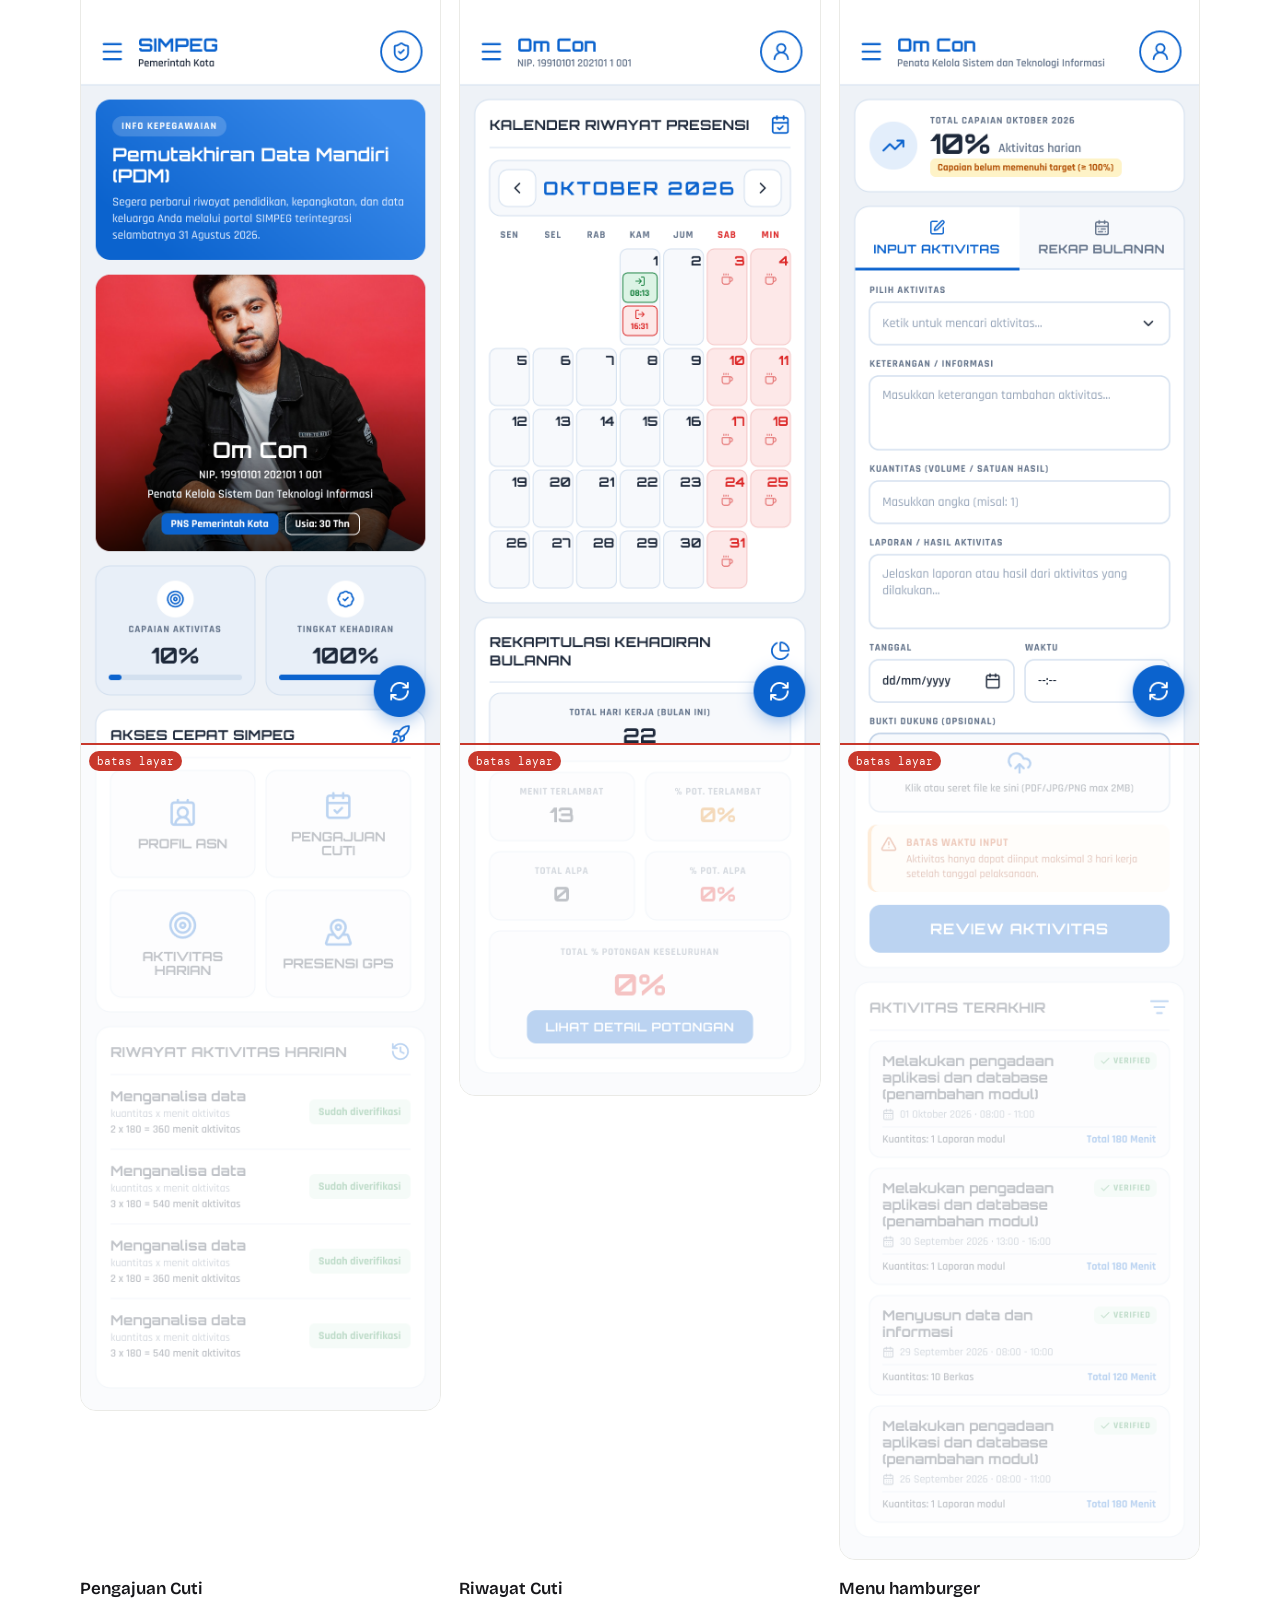
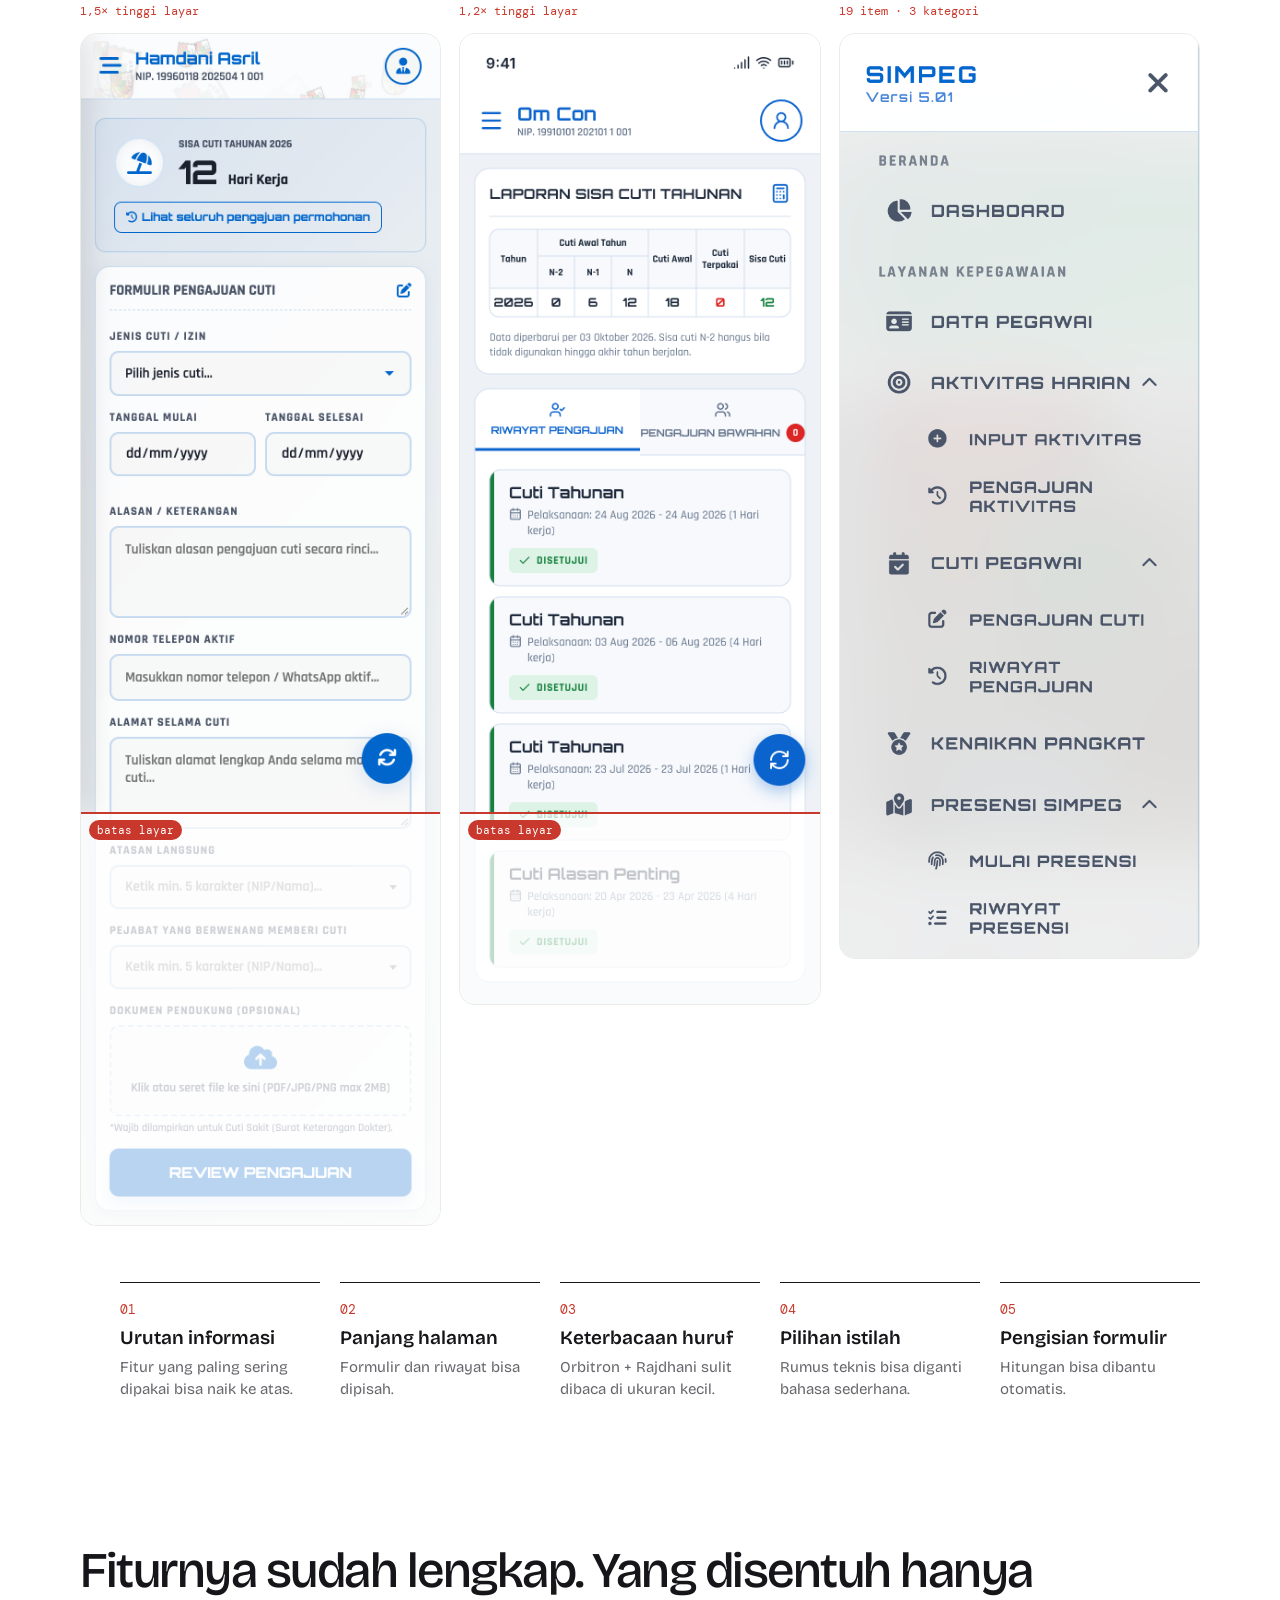
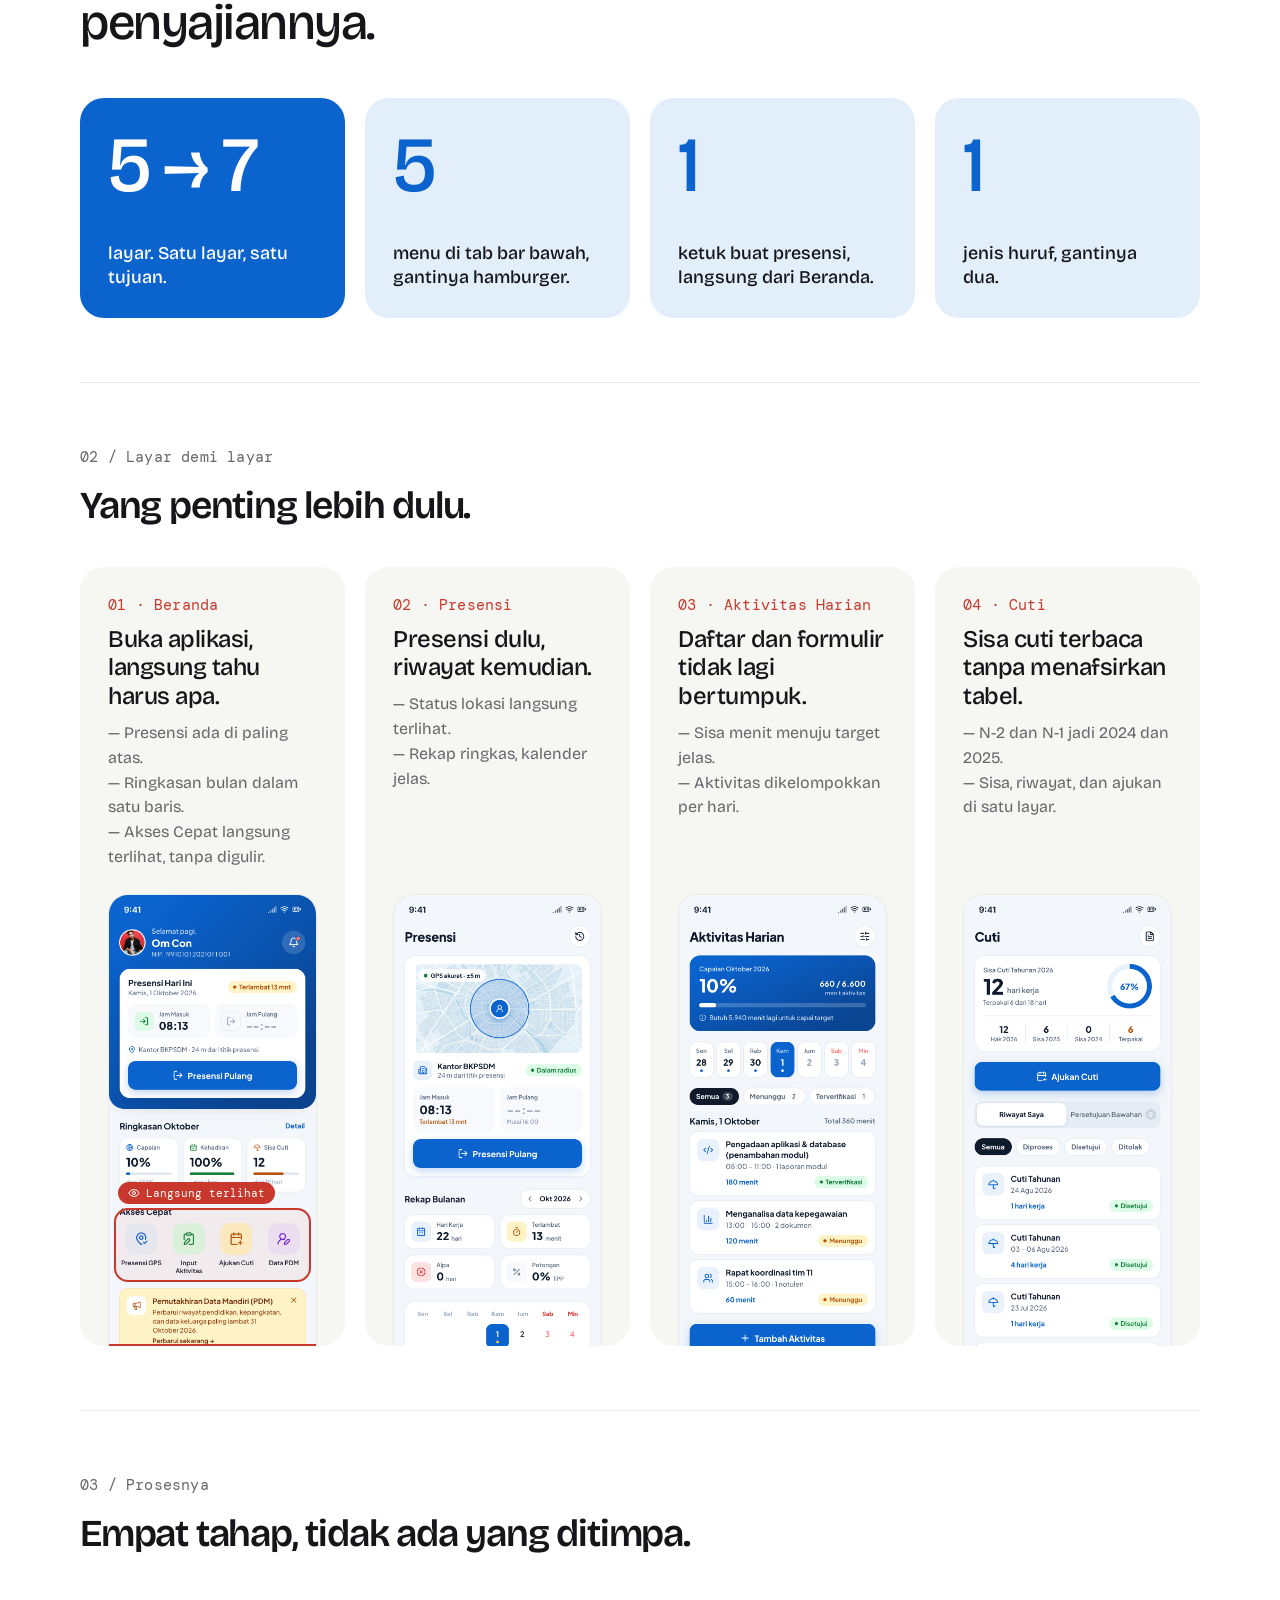
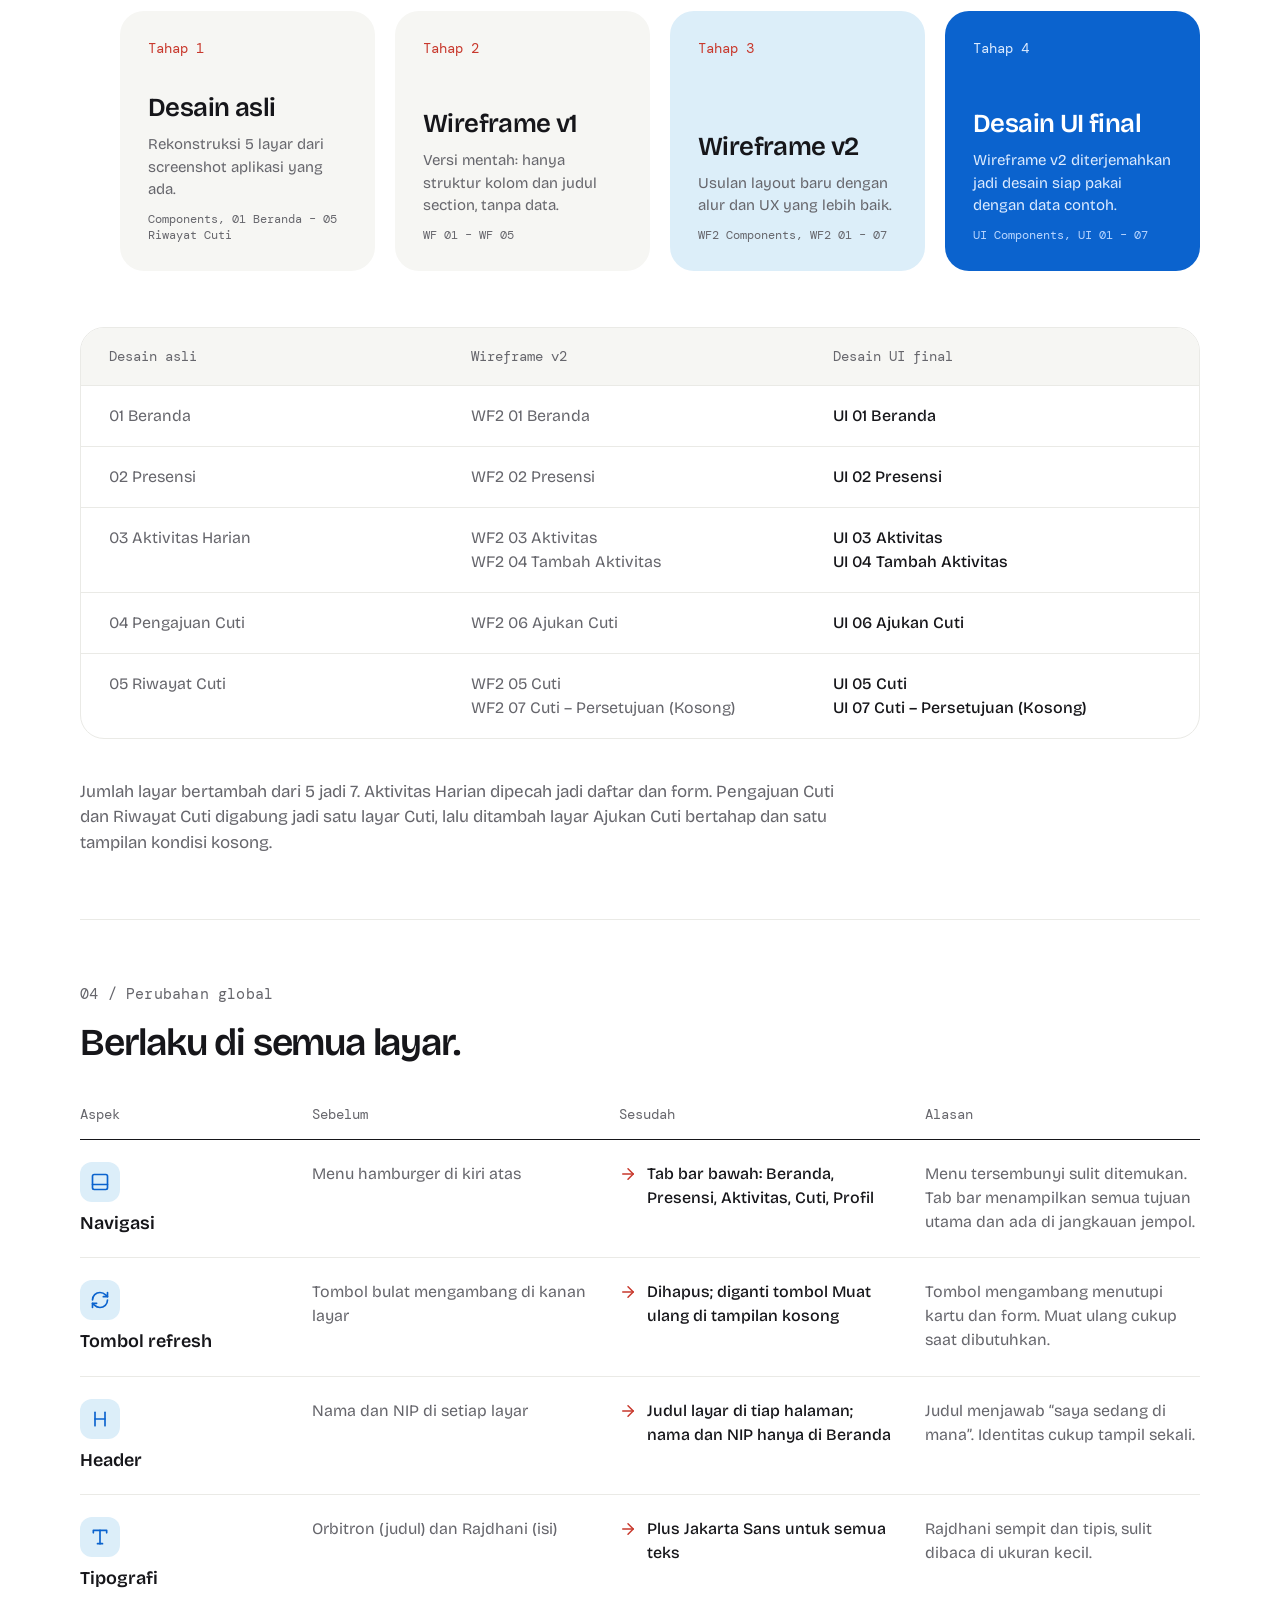
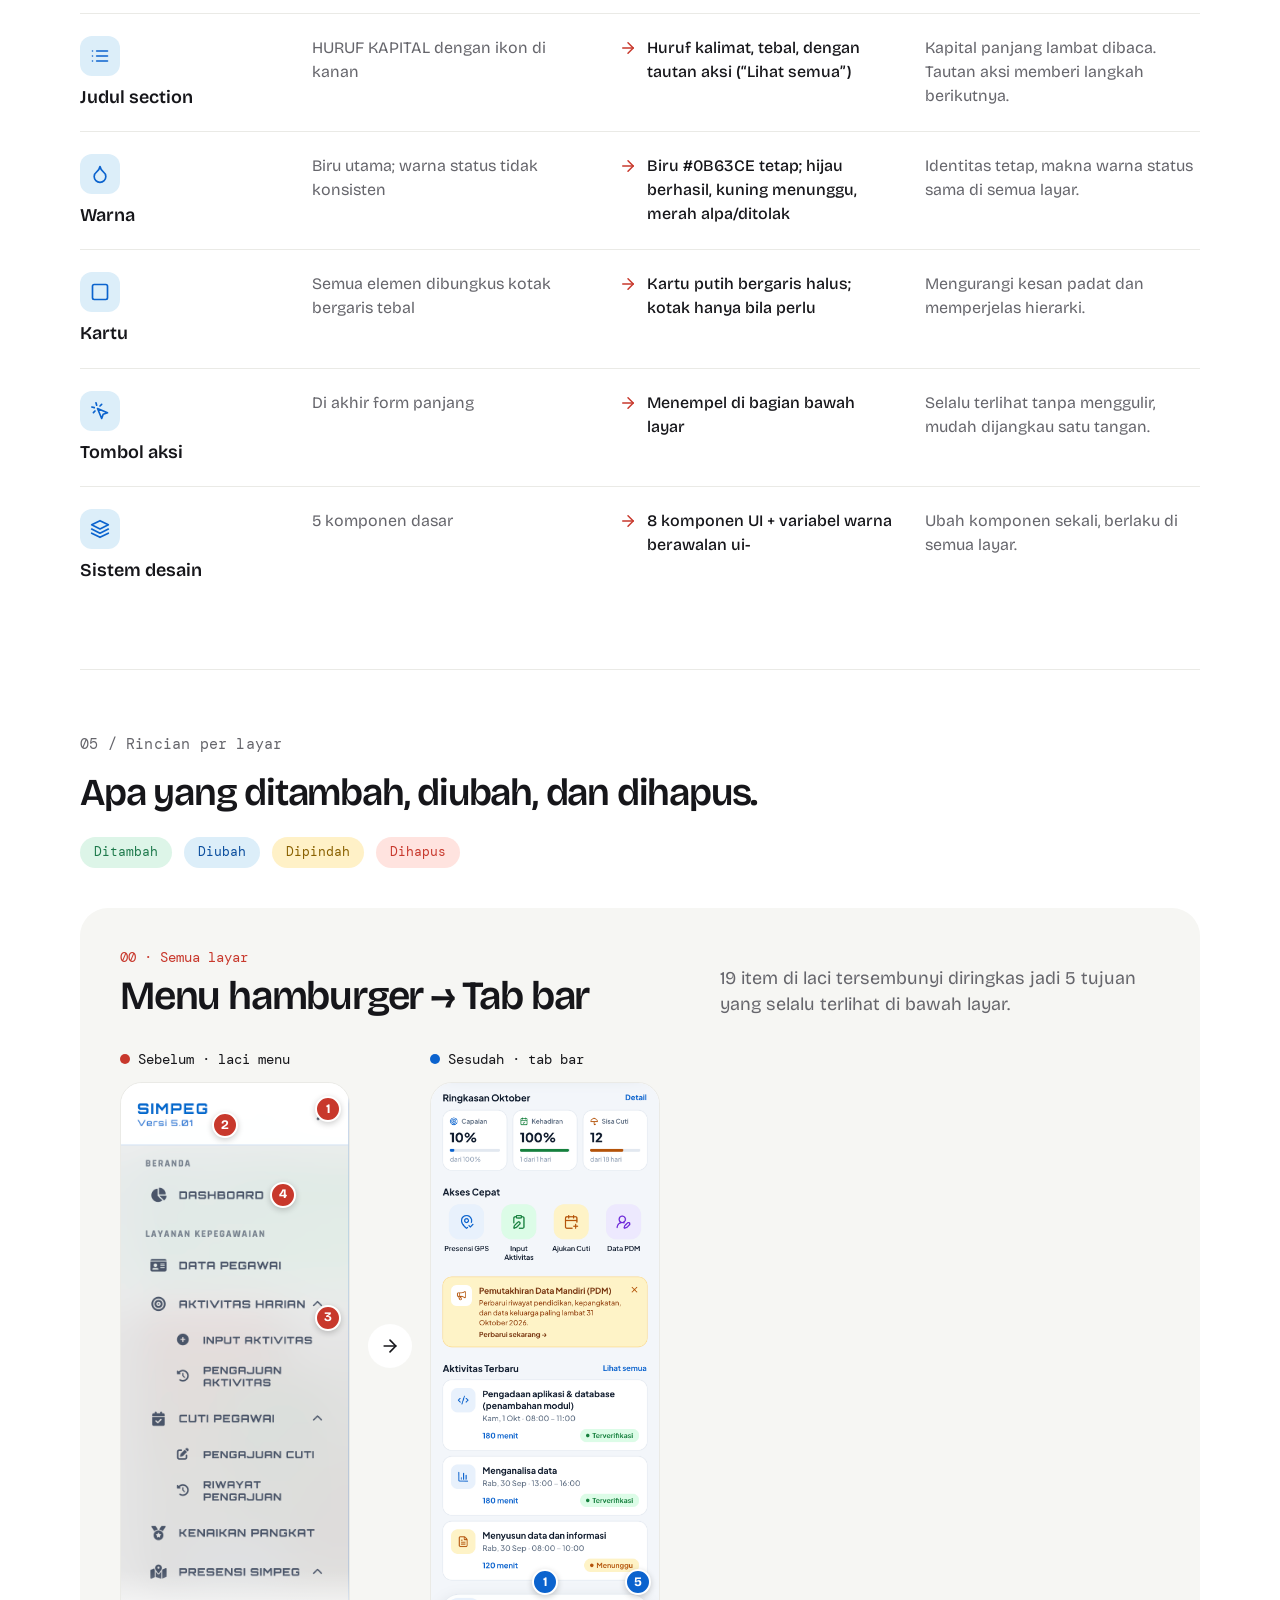
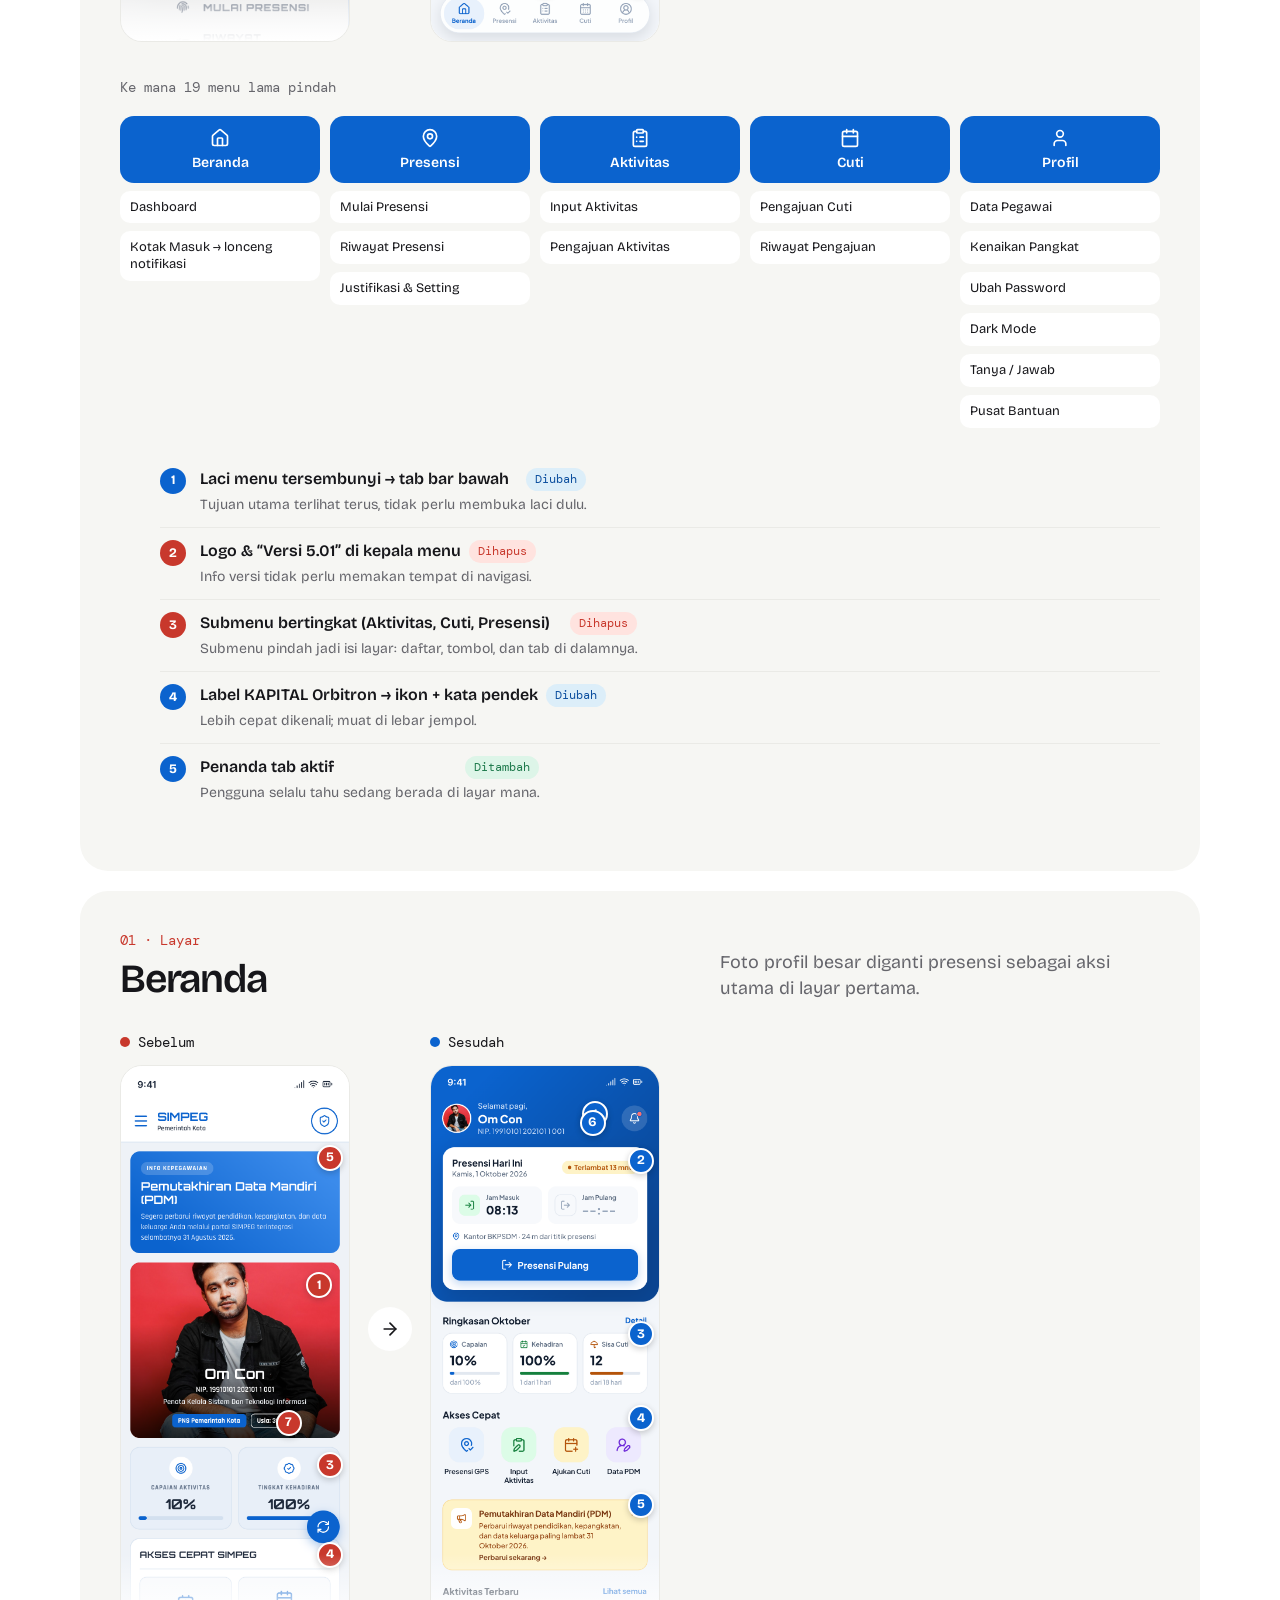
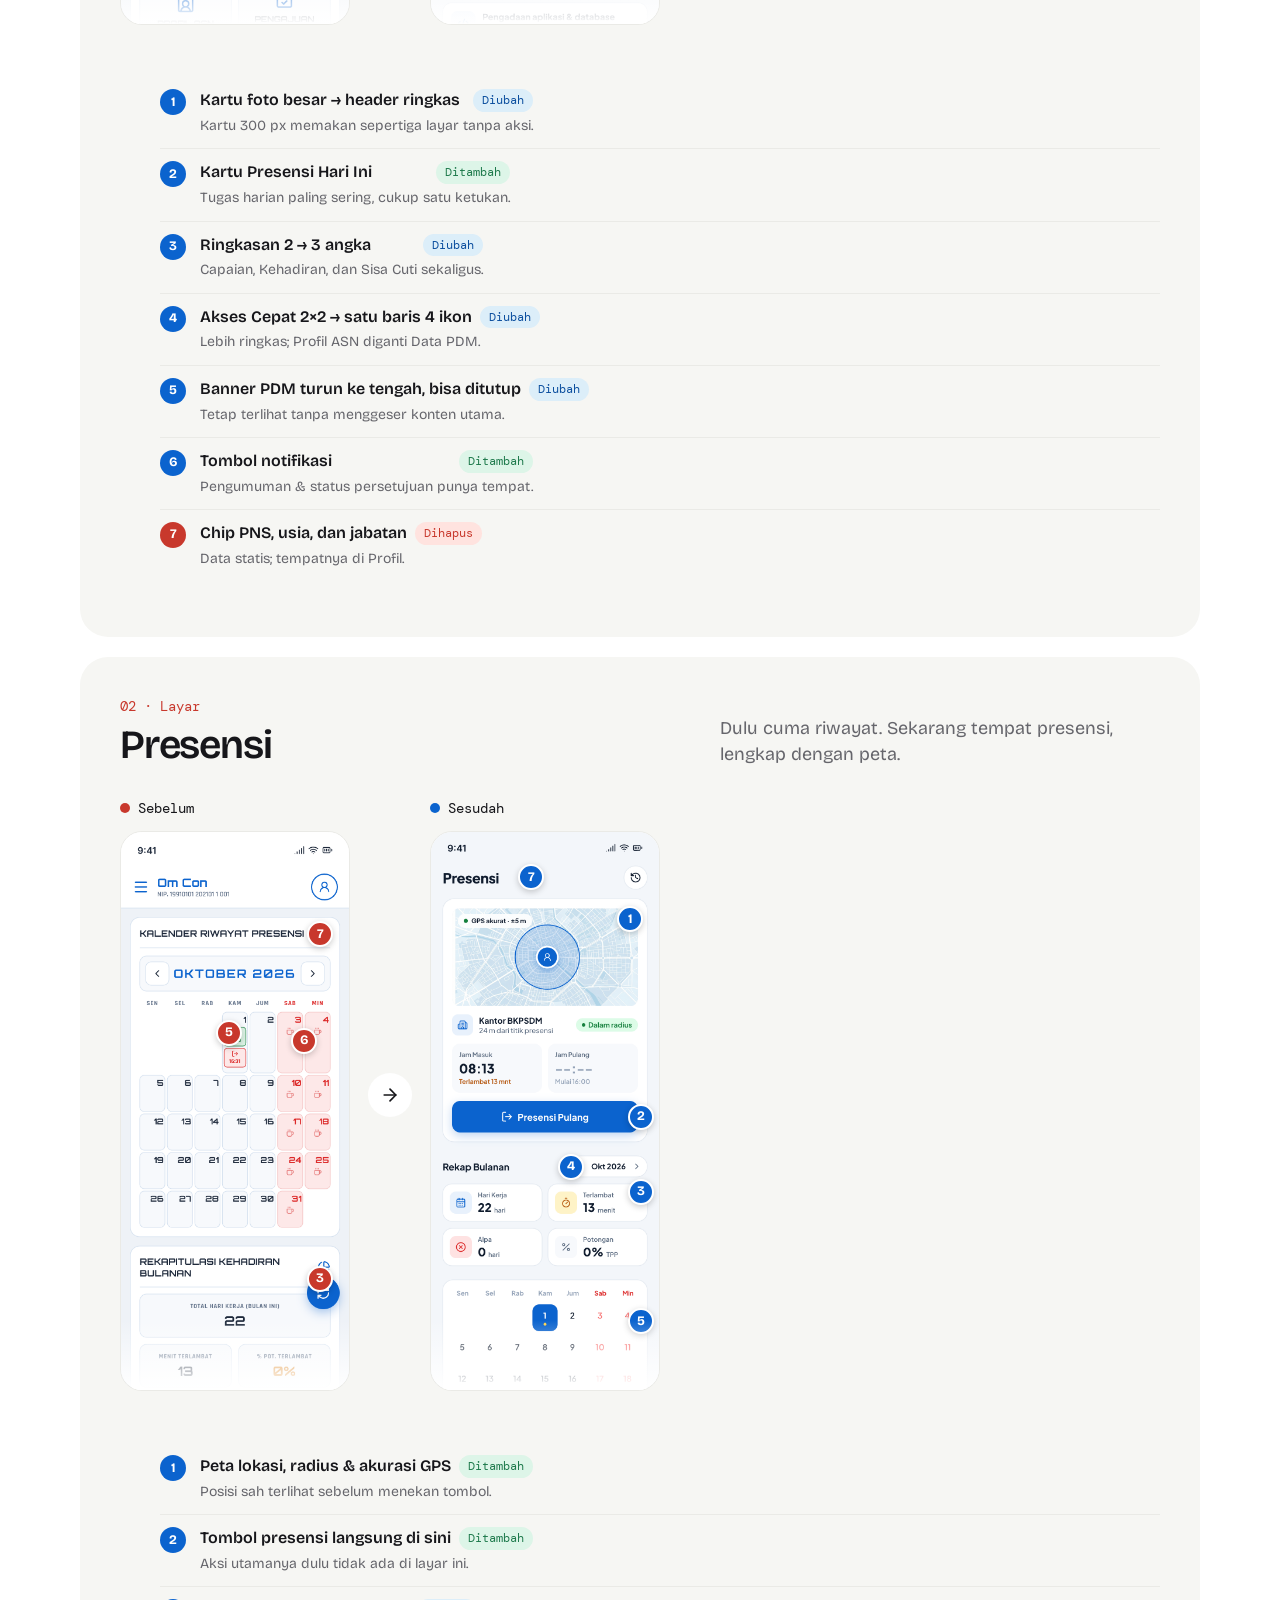
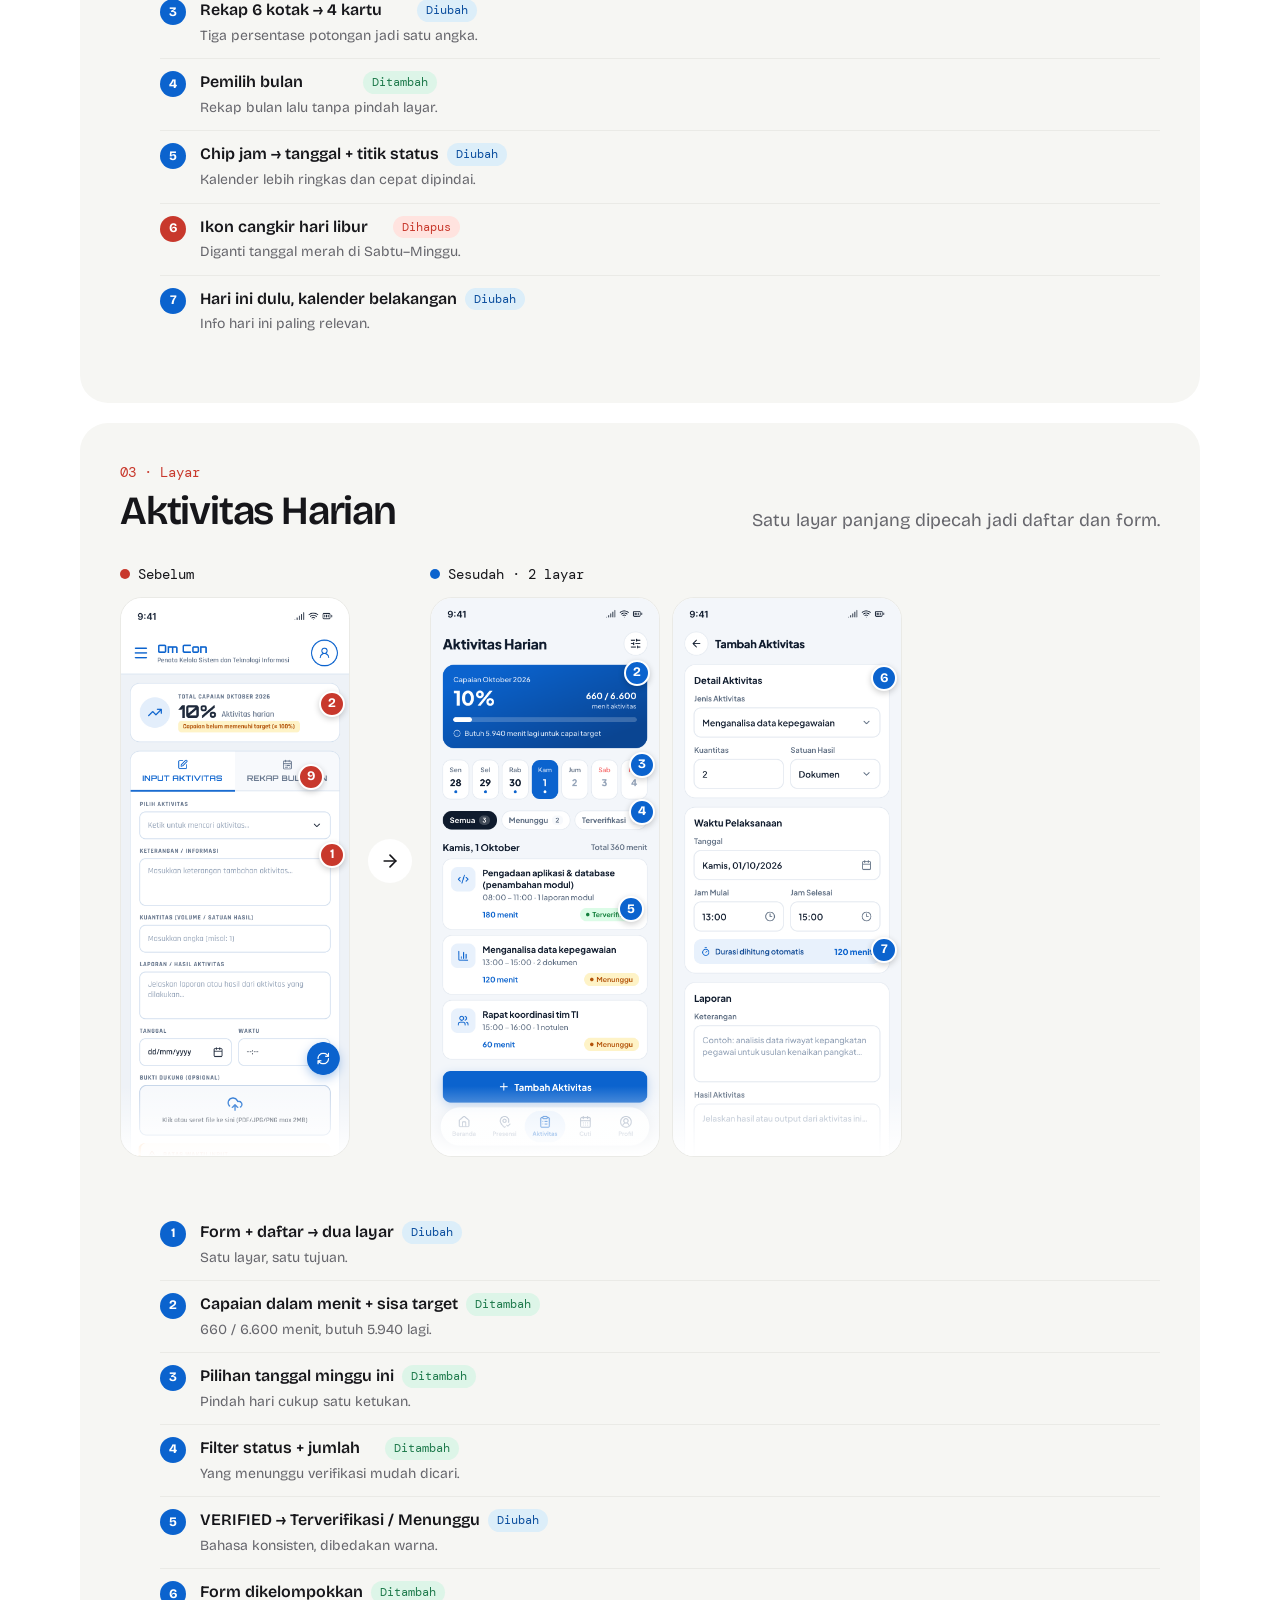
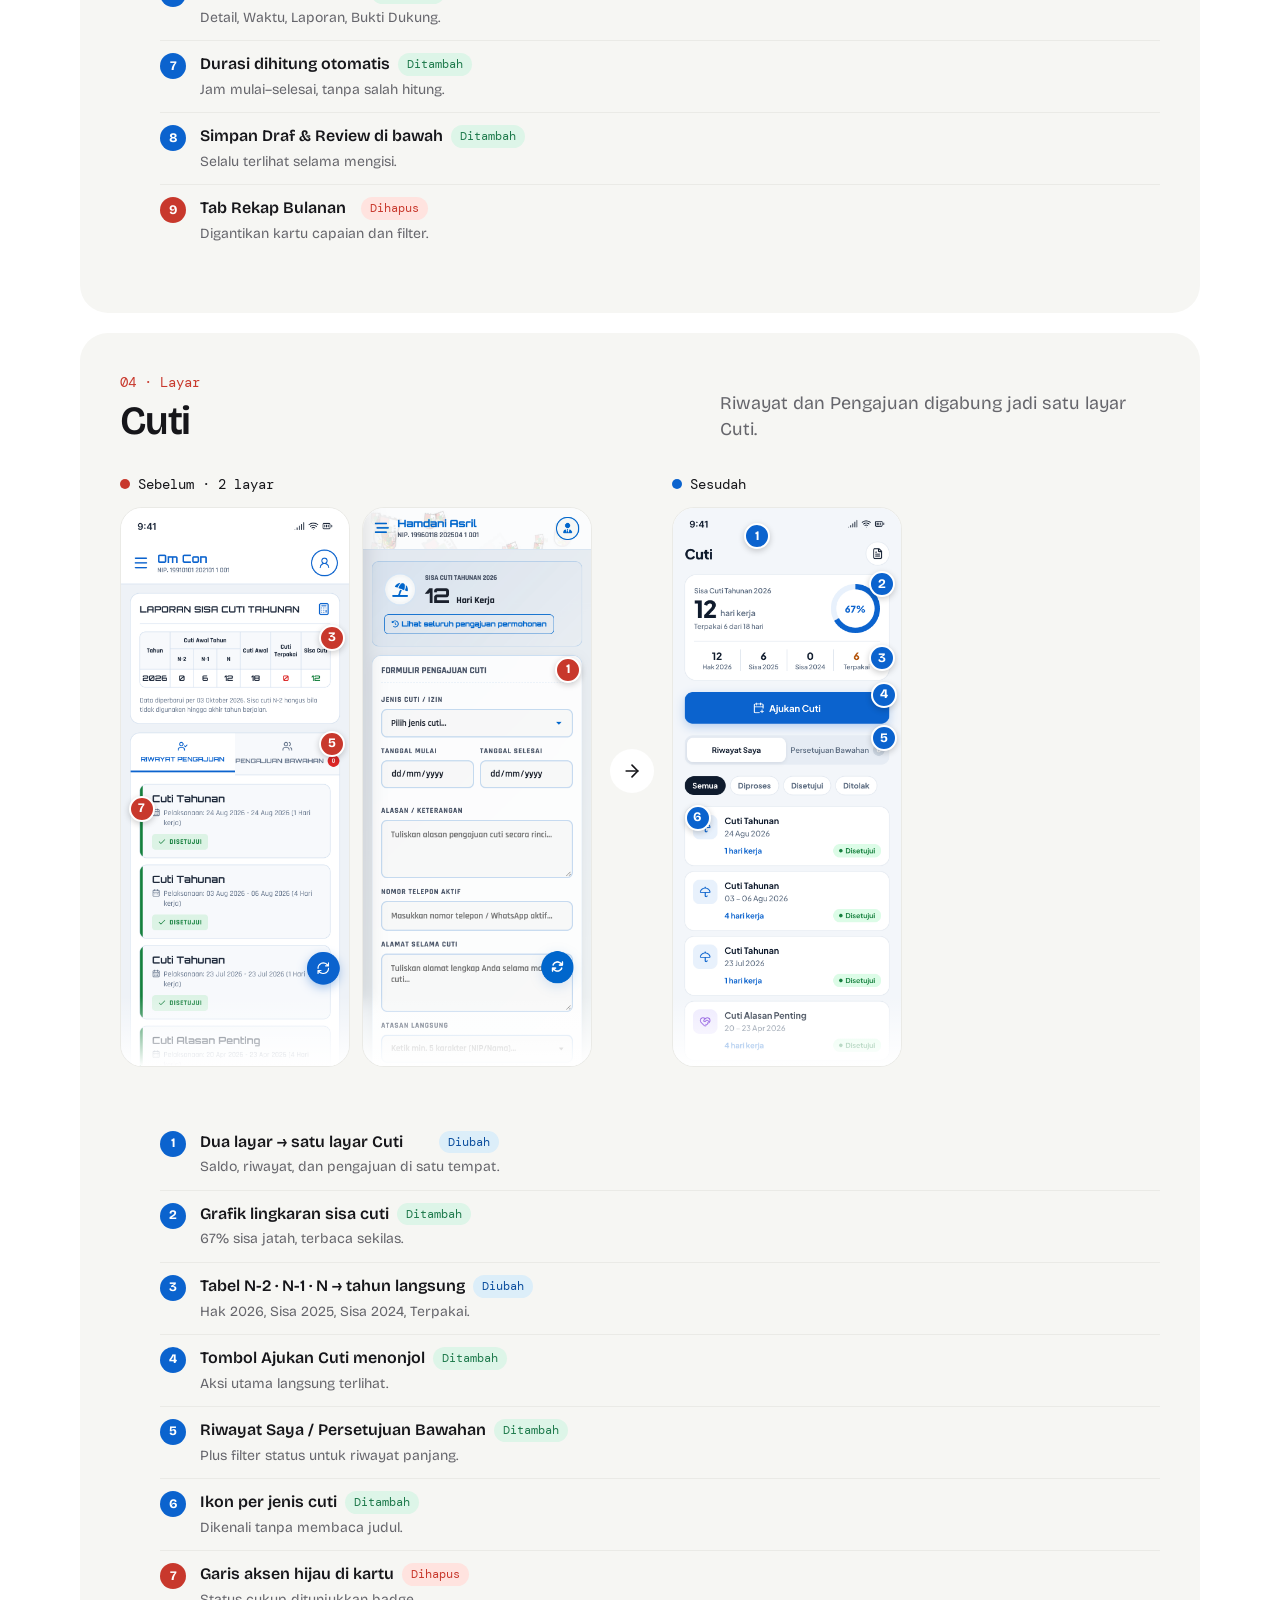
<file: simpeg.html>
<!doctype html>
<html lang="id">
  <head>
    <meta charset="UTF-8" />
    <meta name="viewport" content="width=device-width, initial-scale=1.0" />
    <title>Revamp SIMPEG — nekomade</title>
    <meta
      name="description"
      content="Gimana kalau SIMPEG di-revamp? Eksplorasi desain pribadi: fitur yang sama, tampilan yang lebih ringan."
    />
    <link rel="preconnect" href="https://fonts.googleapis.com" />
    <link rel="preconnect" href="https://fonts.gstatic.com" crossorigin />
    <link
      href="https://fonts.googleapis.com/css2?family=Bricolage+Grotesque:opsz,wght@12..96,200..800&family=DM+Mono&family=Fraunces:ital,opsz,wght@1,9..144,100..900&display=swap"
      rel="stylesheet"
    />
    <link href="https://fonts.googleapis.com/css2?family=Orbitron:wght@700&family=Plus+Jakarta+Sans:wght@700&display=swap" rel="stylesheet" />
    <link rel="stylesheet" href="assets/css/styles.css" />
    <link rel="stylesheet" href="assets/css/motion.css" />
    <script src="assets/js/motion.js"></script>
    <script src="assets/js/header.js" defer></script>
  </head>
  <body id="top">
    <header class="header">
      <div class="header__isle">
        <a class="brand" href="index.html">
          <svg class="brand__icon" viewBox="0 0 26 26" width="26" height="26" aria-hidden="true">
            <path
              transform="translate(19.234 18.613)"
              fill="#C6312A"
              d="M1.014 0c1.4105 0.41275 1.90775 1.365 2.1775 2.59025 0.1625 0.741 0.75075 1.12125 1.38125 1.0205 0.39325-0.0585 0.7475 0.1755 0.78 0.55575 0.02925 0.36075-0.273 0.63375-0.715 0.6825-1.0985 0.12675-2.2945-0.49075-2.652-2.10275-0.26325-1.18625-0.767-1.64125-1.98575-1.66075l1.014-1.0855z"
            />
            <circle cx="12.776" cy="12.451" r="9.743" fill="#FF6053" />
            <path
              transform="translate(3.396 2.951)"
              fill="#C6312A"
              d="M12.19075 0c-1.89475 2.431-7.124 5.19675-11.5375 5.19675-0.2925 0.572-0.51675 1.1765-0.65325 1.781 5.43725 0.31525 11.7195-3.28575 14.0985-6.1555-0.6045-0.351-1.248-0.624-1.90775-0.82225z"
            />
            <path
              transform="translate(3.052 6.172)"
              fill="#C6312A"
              d="M17.18275 0c-3.07125 4.446-11.2905 7.371-17.18275 6.62675 0.013 0.637 0.0845 1.24475 0.221 1.7875 5.967 0.6565 14.118-2.15475 18.109-6.66575-0.3315-0.6565-0.71825-1.2415-1.14725-1.7485z"
            />
            <path
              transform="translate(4.118 11.369)"
              fill="#C6312A"
              d="M18.32675 0c-4.29975 4.54025-12.0965 6.93225-18.32675 5.473 0.34775 0.72475 0.82875 1.40075 1.3195 1.95975 6.12625 0.86125 12.792-1.42675 17.004-5.03425 0.08775-0.793 0.091-1.625 0.00325-2.3985z"
            />
          </svg>
          <span class="brand__wordmark">nekomade</span>
        </a>
        <div class="header__chrome">
          <div class="header__chrome-inner">
            <nav class="nav" id="site-nav" aria-label="Utama">
              <a href="works.html">Works</a>
              <a href="chillin.html">Chillin’</a>
              <a href="pokin.html" aria-current="page">Pokin’</a>
              <a href="tinkerin.html">Tinkerin’</a>
              <a href="about.html">About</a>
            </nav>
            <a class="talk" href="colek.html">
              Colek neko
              <svg viewBox="0 0 24 24" aria-hidden="true"><path d="M5 12h14" /><path d="m12 5 7 7-7 7" /></svg>
            </a>
            <button class="header__toggle" type="button" aria-label="Buka menu" aria-expanded="false" aria-controls="site-nav">
              <svg viewBox="0 0 24 24" aria-hidden="true"><path class="header__toggle-top" d="M4 8h16" /><path class="header__toggle-bottom" d="M4 16h16" /></svg>
            </button>
          </div>
        </div>
      </div>
    </header>

    <main>
      <section class="page-head page-head--story">
        <p class="head-no head-no--crumb"><a href="pokin.html">← Neko Pokin’</a> / ↻ Nº 01 · Tak resmi</p>
        <h1 class="head-title story-title">Gimana kalau <br />SIMPEG <span>di-revamp?</span></h1>
        <p class="story-intro">
          Eksplorasi desain pribadi: fitur yang sama, tampilan yang lebih ringan.
        </p>
        <dl class="story-meta">
          <div><dt>Tahun</dt><dd>2026</dd></div>
          <div><dt>Jenis</dt><dd>Eksplorasi pribadi, tak resmi</dd></div>
          <div><dt>Bagianku</dt><dd>Riset UI, wireframe, desain UI</dd></div>
          <div><dt>Lingkup</dt><dd>5 layar jadi 7 layar</dd></div>
        </dl>
      </section>

      <div class="story-hero">
        <div class="story-hero__panel">
          <img src="assets/img/works/simpeg/simpeg-mockup.png" alt="Tiga layar revamp SIMPEG di ponsel: beranda, aktivitas harian, dan presensi" width="1920" height="1080" />
        </div>
      </div>

      <section class="section">
        <div class="story-before">
          <div class="story-head">
            <div class="rail">
              <p class="rail__no">01 / Tampilan saat ini · SIMPEG v5.01</p>
              <h2 class="rail__title">Yang terlihat hanya sebatas bingkai HP.</h2>
            </div>
            <p class="story-head__text">Begini SIMPEG sebelum disentuh. Halaman ditampilkan utuh; bagian di bawah garis merah baru terlihat setelah menggulir. Banyak fitur utama ada di sana.</p>
          </div>
          <div class="before-legend">
            <span><i class="before-legend__line"></i>Batas layar HP (390 × 844)</span>
            <span><i class="before-legend__box"></i>Baru terlihat setelah digulir</span>
          </div>
          <ul class="before-grid">
            <li class="before-col">
              <p class="before-col__name">Beranda</p>
              <p class="before-col__meta">1,9× tinggi layar</p>
              <div class="before-page">
                <img loading="lazy" src="assets/img/works/simpeg/asli-beranda.png" alt="Layar Beranda SIMPEG versi lama, satu halaman penuh" width="780" height="3136" />
                <span class="before-page__below" style="top:53.83%"></span><span class="before-page__fold" style="top:53.83%"><em>batas layar</em></span>
              </div>
            </li>
            <li class="before-col">
              <p class="before-col__name">Presensi</p>
              <p class="before-col__meta">1,5× tinggi layar</p>
              <div class="before-page">
                <img loading="lazy" src="assets/img/works/simpeg/asli-presensi.png" alt="Layar Presensi SIMPEG versi lama, satu halaman penuh" width="780" height="2452" />
                <span class="before-page__below" style="top:68.84%"></span><span class="before-page__fold" style="top:68.84%"><em>batas layar</em></span>
              </div>
            </li>
            <li class="before-col">
              <p class="before-col__name">Aktivitas Harian</p>
              <p class="before-col__meta">2,0× tinggi layar</p>
              <div class="before-page">
                <img loading="lazy" src="assets/img/works/simpeg/asli-aktivitas.png" alt="Layar Aktivitas Harian SIMPEG versi lama, satu halaman penuh" width="780" height="3460" />
                <span class="before-page__below" style="top:48.79%"></span><span class="before-page__fold" style="top:48.79%"><em>batas layar</em></span>
              </div>
            </li>
            <li class="before-col">
              <p class="before-col__name">Pengajuan Cuti</p>
              <p class="before-col__meta">1,5× tinggi layar</p>
              <div class="before-page">
                <img loading="lazy" src="assets/img/works/simpeg/asli-pengajuan-cuti.png" alt="Layar Pengajuan Cuti SIMPEG versi lama, satu halaman penuh" width="780" height="2586" />
                <span class="before-page__below" style="top:65.27%"></span><span class="before-page__fold" style="top:65.27%"><em>batas layar</em></span>
              </div>
            </li>
            <li class="before-col">
              <p class="before-col__name">Riwayat Cuti</p>
              <p class="before-col__meta">1,2× tinggi layar</p>
              <div class="before-page">
                <img loading="lazy" src="assets/img/works/simpeg/asli-riwayat-cuti.png" alt="Layar Riwayat Cuti SIMPEG versi lama, satu halaman penuh" width="780" height="2106" />
                <span class="before-page__below" style="top:80.15%"></span><span class="before-page__fold" style="top:80.15%"><em>batas layar</em></span>
              </div>
            </li>
            <li class="before-col">
              <p class="before-col__name">Menu hamburger</p>
              <p class="before-col__meta">19 item · 3 kategori</p>
              <div class="before-page">
                <img loading="lazy" src="assets/img/works/simpeg/asli-menu-v2.png" alt="Layar Menu hamburger SIMPEG versi lama, satu halaman penuh" width="560" height="1440" />
                
              </div>
            </li>
          </ul>
          <ol class="improve">
            <li><span>01</span><strong>Urutan informasi</strong><p>Fitur yang paling sering dipakai bisa naik ke atas.</p></li>
            <li><span>02</span><strong>Panjang halaman</strong><p>Formulir dan riwayat bisa dipisah.</p></li>
            <li><span>03</span><strong>Keterbacaan huruf</strong><p>Orbitron + Rajdhani sulit dibaca di ukuran kecil.</p></li>
            <li><span>04</span><strong>Pilihan istilah</strong><p>Rumus teknis bisa diganti bahasa sederhana.</p></li>
            <li><span>05</span><strong>Pengisian formulir</strong><p>Hitungan bisa dibantu otomatis.</p></li>
          </ol>
        </div>
      </section>

      <section class="section">
        <div class="story-stats">
          <p class="story-lead story-lead--xl">Fiturnya sudah lengkap. Yang disentuh hanya penyajiannya.</p>
          <ul class="stats">
            <li class="stat"><strong>5 → 7</strong><span>layar. Satu layar, satu tujuan.</span></li>
            <li class="stat"><strong>5</strong><span>menu di tab bar bawah, gantinya hamburger.</span></li>
            <li class="stat"><strong>1</strong><span>ketuk buat presensi, langsung dari Beranda.</span></li>
            <li class="stat"><strong>1</strong><span>jenis huruf, gantinya dua.</span></li>
          </ul>
        </div>
      </section>

      <section class="section">
        <div class="story-screens story-screens--first story-screens--fold">
          <div class="rail">
            <p class="rail__no">02 / Layar demi layar</p>
            <h2 class="rail__title">Yang penting lebih dulu.</h2>
          </div>
          <ul class="screens">
            <li class="screen">
              <div class="screen__copy">
                <p class="panel__tag">01 · Beranda</p>
                <h3 class="screen__title">Buka aplikasi, langsung tahu harus apa.</h3>
                <ul class="screen__points">
                  <li>Presensi ada di paling atas.</li>
                  <li>Ringkasan bulan dalam satu baris.</li>
                  <li>Akses Cepat langsung terlihat, tanpa digulir.</li>
                </ul>
              </div>
              <div class="screen__phone screen__phone--fold">
                <img loading="lazy" src="assets/img/works/simpeg/simpeg-beranda.png" alt="Layar Beranda versi revamp" width="780" height="2730" />
                <span class="screen__spot" style="left:2.41%;top:69.41%;width:95.18%;height:16.33%"><em><svg class="ico" viewBox="0 0 24 24" aria-hidden="true"><path d="M2.062 12.348a1 1 0 0 1 0-.696 10.75 10.75 0 0 1 19.876 0 1 1 0 0 1 0 .696 10.75 10.75 0 0 1-19.876 0" /><circle cx="12" cy="12" r="3" /></svg>Langsung terlihat</em></span>
              </div>
            </li>
            <li class="screen">
              <div class="screen__copy">
                <p class="panel__tag">02 · Presensi</p>
                <h3 class="screen__title">Presensi dulu, riwayat kemudian.</h3>
                <ul class="screen__points">
                  <li>Status lokasi langsung terlihat.</li>
                  <li>Rekap ringkas, kalender jelas.</li>
                </ul>
              </div>
              <div class="screen__phone">
                <img loading="lazy" src="assets/img/works/simpeg/simpeg-presensi.png" alt="Layar Presensi versi revamp" width="780" height="2980" />
              </div>
            </li>
            <li class="screen">
              <div class="screen__copy">
                <p class="panel__tag">03 · Aktivitas Harian</p>
                <h3 class="screen__title">Daftar dan formulir tidak lagi bertumpuk.</h3>
                <ul class="screen__points">
                  <li>Sisa menit menuju target jelas.</li>
                  <li>Aktivitas dikelompokkan per hari.</li>
                </ul>
              </div>
              <div class="screen__phone">
                <img loading="lazy" src="assets/img/works/simpeg/simpeg-aktivitas.png" alt="Layar Aktivitas Harian versi revamp" width="780" height="1902" />
              </div>
            </li>
            <li class="screen">
              <div class="screen__copy">
                <p class="panel__tag">04 · Cuti</p>
                <h3 class="screen__title">Sisa cuti terbaca tanpa menafsirkan tabel.</h3>
                <ul class="screen__points">
                  <li>N-2 dan N-1 jadi 2024 dan 2025.</li>
                  <li>Sisa, riwayat, dan ajukan di satu layar.</li>
                </ul>
              </div>
              <div class="screen__phone">
                <img loading="lazy" src="assets/img/works/simpeg/simpeg-cuti.png" alt="Layar Cuti versi revamp" width="780" height="2098" />
              </div>
            </li>
          </ul>
        </div>
      </section>

      <section class="section">
        <div class="story-screens">
          <div class="rail">
            <p class="rail__no">03 / Prosesnya</p>
            <h2 class="rail__title">Empat tahap, tidak ada yang ditimpa.</h2>
          </div>
          <ol class="phases">
            <li class="phase "><span class="phase__no">Tahap 1</span><div><strong>Desain asli</strong><p>Rekonstruksi 5 layar dari screenshot aplikasi yang ada.</p><small>Components, 01 Beranda – 05 Riwayat Cuti</small></div></li>
            <li class="phase "><span class="phase__no">Tahap 2</span><div><strong>Wireframe v1</strong><p>Versi mentah: hanya struktur kolom dan judul section, tanpa data.</p><small>WF 01 – WF 05</small></div></li>
            <li class="phase phase--tint"><span class="phase__no">Tahap 3</span><div><strong>Wireframe v2</strong><p>Usulan layout baru dengan alur dan UX yang lebih baik.</p><small>WF2 Components, WF2 01 – 07</small></div></li>
            <li class="phase phase--blue"><span class="phase__no">Tahap 4</span><div><strong>Desain UI final</strong><p>Wireframe v2 diterjemahkan jadi desain siap pakai dengan data contoh.</p><small>UI Components, UI 01 – 07</small></div></li>
          </ol>
          <div class="map-table" role="table" aria-label="Peta layar">
            <div class="map-table__row map-table__row--head" role="row"><span role="columnheader">Desain asli</span><span role="columnheader">Wireframe v2</span><span role="columnheader">Desain UI final</span></div>
            <div class="map-table__row" role="row"><span role="cell">01 Beranda</span><span role="cell">WF2 01 Beranda</span><span role="cell">UI 01 Beranda</span></div>
            <div class="map-table__row" role="row"><span role="cell">02 Presensi</span><span role="cell">WF2 02 Presensi</span><span role="cell">UI 02 Presensi</span></div>
            <div class="map-table__row" role="row"><span role="cell">03 Aktivitas Harian</span><span role="cell">WF2 03 Aktivitas<br />WF2 04 Tambah Aktivitas</span><span role="cell">UI 03 Aktivitas<br />UI 04 Tambah Aktivitas</span></div>
            <div class="map-table__row" role="row"><span role="cell">04 Pengajuan Cuti</span><span role="cell">WF2 06 Ajukan Cuti</span><span role="cell">UI 06 Ajukan Cuti</span></div>
            <div class="map-table__row" role="row"><span role="cell">05 Riwayat Cuti</span><span role="cell">WF2 05 Cuti<br />WF2 07 Cuti – Persetujuan (Kosong)</span><span role="cell">UI 05 Cuti<br />UI 07 Cuti – Persetujuan (Kosong)</span></div>
          </div>
          <p class="story-head__text story-head__text--wide">Jumlah layar bertambah dari 5 jadi 7. Aktivitas Harian dipecah jadi daftar dan form. Pengajuan Cuti dan Riwayat Cuti digabung jadi satu layar Cuti, lalu ditambah layar Ajukan Cuti bertahap dan satu tampilan kondisi kosong.</p>
        </div>
      </section>

      <section class="section">
        <div class="story-screens">
          <div class="rail">
            <p class="rail__no">04 / Perubahan global</p>
            <h2 class="rail__title">Berlaku di semua layar.</h2>
          </div>
          <div class="global" role="table" aria-label="Perubahan global">
            <div class="global__row global__row--head" role="row"><span role="columnheader">Aspek</span><span role="columnheader">Sebelum</span><span role="columnheader">Sesudah</span><span role="columnheader">Alasan</span></div>
            <div class="global__row" role="row">
              <span class="global__aspect" role="cell"><i><svg class="ico" viewBox="0 0 24 24" aria-hidden="true"><rect x="3" y="3" width="18" height="18" rx="2" /><path d="M3 15h18" /></svg></i>Navigasi</span>
              <span class="global__before" role="cell">Menu hamburger di kiri atas</span>
              <span class="global__after" role="cell"><svg class="ico" viewBox="0 0 24 24" aria-hidden="true"><path d="M5 12h14" /><path d="m12 5 7 7-7 7" /></svg>Tab bar bawah: Beranda, Presensi, Aktivitas, Cuti, Profil</span>
              <span class="global__why" role="cell">Menu tersembunyi sulit ditemukan. Tab bar menampilkan semua tujuan utama dan ada di jangkauan jempol.</span>
            </div>
            <div class="global__row" role="row">
              <span class="global__aspect" role="cell"><i><svg class="ico" viewBox="0 0 24 24" aria-hidden="true"><path d="M3 12a9 9 0 0 1 9-9 9.75 9.75 0 0 1 6.74 2.74L21 8" /><path d="M21 3v5h-5" /><path d="M21 12a9 9 0 0 1-9 9 9.75 9.75 0 0 1-6.74-2.74L3 16" /><path d="M8 16H3v5" /></svg></i>Tombol refresh</span>
              <span class="global__before" role="cell">Tombol bulat mengambang di kanan layar</span>
              <span class="global__after" role="cell"><svg class="ico" viewBox="0 0 24 24" aria-hidden="true"><path d="M5 12h14" /><path d="m12 5 7 7-7 7" /></svg>Dihapus; diganti tombol Muat ulang di tampilan kosong</span>
              <span class="global__why" role="cell">Tombol mengambang menutupi kartu dan form. Muat ulang cukup saat dibutuhkan.</span>
            </div>
            <div class="global__row" role="row">
              <span class="global__aspect" role="cell"><i><svg class="ico" viewBox="0 0 24 24" aria-hidden="true"><path d="M6 12h12" /><path d="M6 20V4" /><path d="M18 20V4" /></svg></i>Header</span>
              <span class="global__before" role="cell">Nama dan NIP di setiap layar</span>
              <span class="global__after" role="cell"><svg class="ico" viewBox="0 0 24 24" aria-hidden="true"><path d="M5 12h14" /><path d="m12 5 7 7-7 7" /></svg>Judul layar di tiap halaman; nama dan NIP hanya di Beranda</span>
              <span class="global__why" role="cell">Judul menjawab “saya sedang di mana”. Identitas cukup tampil sekali.</span>
            </div>
            <div class="global__row" role="row">
              <span class="global__aspect" role="cell"><i><svg class="ico" viewBox="0 0 24 24" aria-hidden="true"><path d="M4 7V4h16v3" /><path d="M9 20h6" /><path d="M12 4v16" /></svg></i>Tipografi</span>
              <span class="global__before" role="cell">Orbitron (judul) dan Rajdhani (isi)</span>
              <span class="global__after" role="cell"><svg class="ico" viewBox="0 0 24 24" aria-hidden="true"><path d="M5 12h14" /><path d="m12 5 7 7-7 7" /></svg>Plus Jakarta Sans untuk semua teks</span>
              <span class="global__why" role="cell">Rajdhani sempit dan tipis, sulit dibaca di ukuran kecil.</span>
            </div>
            <div class="global__row" role="row">
              <span class="global__aspect" role="cell"><i><svg class="ico" viewBox="0 0 24 24" aria-hidden="true"><path d="M3 12h.01" /><path d="M3 18h.01" /><path d="M3 6h.01" /><path d="M8 12h13" /><path d="M8 18h13" /><path d="M8 6h13" /></svg></i>Judul section</span>
              <span class="global__before" role="cell">HURUF KAPITAL dengan ikon di kanan</span>
              <span class="global__after" role="cell"><svg class="ico" viewBox="0 0 24 24" aria-hidden="true"><path d="M5 12h14" /><path d="m12 5 7 7-7 7" /></svg>Huruf kalimat, tebal, dengan tautan aksi (“Lihat semua”)</span>
              <span class="global__why" role="cell">Kapital panjang lambat dibaca. Tautan aksi memberi langkah berikutnya.</span>
            </div>
            <div class="global__row" role="row">
              <span class="global__aspect" role="cell"><i><svg class="ico" viewBox="0 0 24 24" aria-hidden="true"><path d="M12 22a7 7 0 0 0 7-7c0-2-1-3.9-3-5.5s-3.5-4-4-6.5c-.5 2.5-2 4.9-4 6.5C6 11.1 5 13 5 15a7 7 0 0 0 7 7z" /></svg></i>Warna</span>
              <span class="global__before" role="cell">Biru utama; warna status tidak konsisten</span>
              <span class="global__after" role="cell"><svg class="ico" viewBox="0 0 24 24" aria-hidden="true"><path d="M5 12h14" /><path d="m12 5 7 7-7 7" /></svg>Biru #0B63CE tetap; hijau berhasil, kuning menunggu, merah alpa/ditolak</span>
              <span class="global__why" role="cell">Identitas tetap, makna warna status sama di semua layar.</span>
            </div>
            <div class="global__row" role="row">
              <span class="global__aspect" role="cell"><i><svg class="ico" viewBox="0 0 24 24" aria-hidden="true"><rect x="3" y="3" width="18" height="18" rx="2" /></svg></i>Kartu</span>
              <span class="global__before" role="cell">Semua elemen dibungkus kotak bergaris tebal</span>
              <span class="global__after" role="cell"><svg class="ico" viewBox="0 0 24 24" aria-hidden="true"><path d="M5 12h14" /><path d="m12 5 7 7-7 7" /></svg>Kartu putih bergaris halus; kotak hanya bila perlu</span>
              <span class="global__why" role="cell">Mengurangi kesan padat dan memperjelas hierarki.</span>
            </div>
            <div class="global__row" role="row">
              <span class="global__aspect" role="cell"><i><svg class="ico" viewBox="0 0 24 24" aria-hidden="true"><path d="M9 9l5 12 1.8-5.2L21 14Z" /><path d="M7.2 2.2 8 5.1" /><path d="m5.1 8-2.9-.8" /><path d="M14 4.1 12 6" /><path d="m6 12-1.9 2" /></svg></i>Tombol aksi</span>
              <span class="global__before" role="cell">Di akhir form panjang</span>
              <span class="global__after" role="cell"><svg class="ico" viewBox="0 0 24 24" aria-hidden="true"><path d="M5 12h14" /><path d="m12 5 7 7-7 7" /></svg>Menempel di bagian bawah layar</span>
              <span class="global__why" role="cell">Selalu terlihat tanpa menggulir, mudah dijangkau satu tangan.</span>
            </div>
            <div class="global__row" role="row">
              <span class="global__aspect" role="cell"><i><svg class="ico" viewBox="0 0 24 24" aria-hidden="true"><path d="m12 2 10 5-10 5L2 7z" /><path d="m2 17 10 5 10-5" /><path d="m2 12 10 5 10-5" /></svg></i>Sistem desain</span>
              <span class="global__before" role="cell">5 komponen dasar</span>
              <span class="global__after" role="cell"><svg class="ico" viewBox="0 0 24 24" aria-hidden="true"><path d="M5 12h14" /><path d="m12 5 7 7-7 7" /></svg>8 komponen UI + variabel warna berawalan ui-</span>
              <span class="global__why" role="cell">Ubah komponen sekali, berlaku di semua layar.</span>
            </div>
          </div>
        </div>
      </section>

      <section class="section">
        <div class="story-screens">
          <div class="rail">
            <p class="rail__no">05 / Rincian per layar</p>
            <h2 class="rail__title">Apa yang ditambah, diubah, dan dihapus.</h2>
          </div>
          <p class="legend"><span class="ctag ctag--add">Ditambah</span><span class="ctag ctag--mod">Diubah</span><span class="ctag ctag--move">Dipindah</span><span class="ctag ctag--del">Dihapus</span></p>
          <div class="vis-list">
          <article class="vis">
            <div class="vis__head">
              <div><p class="vis__no">00 · Semua layar</p><h3 class="vis__title">Menu hamburger → Tab bar</h3></div>
              <p class="vis__sum">19 item di laci tersembunyi diringkas jadi 5 tujuan yang selalu terlihat di bawah layar.</p>
            </div>
            <div class="vis__body">
              <div class="cmp"><div class="cmp-group"><p class="cmp-group__label cmp-group__label--before">Sebelum · laci menu</p><div class="cmp-group__phones"><div class="cmp-phone"><div class="cmp-phone__img"><img loading="lazy" src="assets/img/works/simpeg/asli-menu-v2.png" alt="" width="560" height="1440" /><span class="pin pin--before" style="left:90.87%;top:4.57%">1</span><span class="pin pin--before" style="left:45.65%;top:7.27%">2</span><span class="pin pin--before" style="left:90.87%;top:40.07%">3</span><span class="pin pin--before" style="left:70.87%;top:19.11%">4</span></div><span class="cmp-phone__fade"></span></div></div></div><span class="cmp__arrow"><svg class="ico" viewBox="0 0 24 24" aria-hidden="true"><path d="M5 12h14" /><path d="m12 5 7 7-7 7" /></svg></span><div class="cmp-group"><p class="cmp-group__label cmp-group__label--after">Sesudah · tab bar</p><div class="cmp-group__phones"><div class="cmp-phone cmp-phone--bottom"><div class="cmp-phone__img"><img loading="lazy" src="assets/img/works/simpeg/simpeg-beranda.png" alt="" width="780" height="2730" /><span class="pin pin--after" style="left:50.00%;top:92.67%">1</span><span class="pin pin--after" style="left:90.87%;top:92.67%">5</span></div></div></div></div></div>
              <div class="vis__notes"><p class="tabmap__label">Ke mana 19 menu lama pindah</p><div class="tabmap"><div class="tabmap__col"><p class="tabmap__tab"><svg class="ico" viewBox="0 0 24 24" aria-hidden="true"><path d="M15 21v-8a1 1 0 0 0-1-1h-4a1 1 0 0 0-1 1v8" /><path d="M3 10a2 2 0 0 1 .709-1.528l7-5.999a2 2 0 0 1 2.582 0l7 5.999A2 2 0 0 1 21 10v9a2 2 0 0 1-2 2H5a2 2 0 0 1-2-2z" /></svg>Beranda</p><ul><li>Dashboard</li><li>Kotak Masuk → lonceng notifikasi</li></ul></div><div class="tabmap__col"><p class="tabmap__tab"><svg class="ico" viewBox="0 0 24 24" aria-hidden="true"><path d="M20 10c0 4.993-5.539 10.193-7.399 11.799a1 1 0 0 1-1.202 0C9.539 20.193 4 14.993 4 10a8 8 0 0 1 16 0" /><circle cx="12" cy="10" r="3" /></svg>Presensi</p><ul><li>Mulai Presensi</li><li>Riwayat Presensi</li><li>Justifikasi &amp; Setting</li></ul></div><div class="tabmap__col"><p class="tabmap__tab"><svg class="ico" viewBox="0 0 24 24" aria-hidden="true"><rect x="8" y="2" width="8" height="4" rx="1" /><path d="M16 4h2a2 2 0 0 1 2 2v14a2 2 0 0 1-2 2H6a2 2 0 0 1-2-2V6a2 2 0 0 1 2-2h2" /><path d="M12 11h4" /><path d="M12 16h4" /><path d="M8 11h.01" /><path d="M8 16h.01" /></svg>Aktivitas</p><ul><li>Input Aktivitas</li><li>Pengajuan Aktivitas</li></ul></div><div class="tabmap__col"><p class="tabmap__tab"><svg class="ico" viewBox="0 0 24 24" aria-hidden="true"><rect x="3" y="4" width="18" height="18" rx="2" /><path d="M16 2v4" /><path d="M8 2v4" /><path d="M3 10h18" /></svg>Cuti</p><ul><li>Pengajuan Cuti</li><li>Riwayat Pengajuan</li></ul></div><div class="tabmap__col"><p class="tabmap__tab"><svg class="ico" viewBox="0 0 24 24" aria-hidden="true"><path d="M19 21v-2a4 4 0 0 0-4-4H9a4 4 0 0 0-4 4v2" /><circle cx="12" cy="7" r="4" /></svg>Profil</p><ul><li>Data Pegawai</li><li>Kenaikan Pangkat</li><li>Ubah Password</li><li>Dark Mode</li><li>Tanya / Jawab</li><li>Pusat Bantuan</li></ul></div></div><ol class="notes"><li><span class="pin pin--static">1</span><div><p class="note__top"><strong>Laci menu tersembunyi → tab bar bawah</strong><span class="ctag ctag--mod">Diubah</span></p><p class="note__why">Tujuan utama terlihat terus, tidak perlu membuka laci dulu.</p></div></li><li><span class="pin pin--static pin--del">2</span><div><p class="note__top"><strong>Logo &amp; “Versi 5.01” di kepala menu</strong><span class="ctag ctag--del">Dihapus</span></p><p class="note__why">Info versi tidak perlu memakan tempat di navigasi.</p></div></li><li><span class="pin pin--static pin--del">3</span><div><p class="note__top"><strong>Submenu bertingkat (Aktivitas, Cuti, Presensi)</strong><span class="ctag ctag--del">Dihapus</span></p><p class="note__why">Submenu pindah jadi isi layar: daftar, tombol, dan tab di dalamnya.</p></div></li><li><span class="pin pin--static">4</span><div><p class="note__top"><strong>Label KAPITAL Orbitron → ikon + kata pendek</strong><span class="ctag ctag--mod">Diubah</span></p><p class="note__why">Lebih cepat dikenali; muat di lebar jempol.</p></div></li><li><span class="pin pin--static">5</span><div><p class="note__top"><strong>Penanda tab aktif</strong><span class="ctag ctag--add">Ditambah</span></p><p class="note__why">Pengguna selalu tahu sedang berada di layar mana.</p></div></li></ol></div>
            </div>
          </article>
          <article class="vis">
            <div class="vis__head">
              <div><p class="vis__no">01 · Layar</p><h3 class="vis__title">Beranda</h3></div>
              <p class="vis__sum">Foto profil besar diganti presensi sebagai aksi utama di layar pertama.</p>
            </div>
            <div class="vis__body">
              <div class="cmp"><div class="cmp-group"><p class="cmp-group__label cmp-group__label--before">Sebelum</p><div class="cmp-group__phones"><div class="cmp-phone"><div class="cmp-phone__img"><img loading="lazy" src="assets/img/works/simpeg/asli-beranda.png" alt="" width="780" height="3136" /><span class="pin pin--before" style="left:87.05%;top:23.87%">1</span><span class="pin pin--before" style="left:91.52%;top:9.99%">5</span><span class="pin pin--before" style="left:73.66%;top:38.86%">7</span><span class="pin pin--before" style="left:91.52%;top:43.53%">3</span><span class="pin pin--before" style="left:91.52%;top:53.30%">4</span></div><span class=cmp-phone__fade></span></div></div></div><span class="cmp__arrow"><svg class="ico" viewBox="0 0 24 24" aria-hidden="true"><path d="M5 12h14" /><path d="m12 5 7 7-7 7" /></svg></span><div class="cmp-group"><p class="cmp-group__label cmp-group__label--after">Sesudah</p><div class="cmp-group__phones"><div class="cmp-phone"><div class="cmp-phone__img"><img loading="lazy" src="assets/img/works/simpeg/simpeg-beranda.png" alt="" width="780" height="2730" /><span class="pin pin--after" style="left:71.93%;top:6.02%">1</span><span class="pin pin--after" style="left:91.93%;top:11.83%">2</span><span class="pin pin--after" style="left:91.93%;top:33.58%">3</span><span class="pin pin--after" style="left:91.93%;top:44.11%">4</span><span class="pin pin--after" style="left:91.93%;top:54.94%">5</span><span class="pin pin--after" style="left:70.87%;top:7.08%">6</span></div><span class=cmp-phone__fade></span></div></div></div></div>
              <div class="vis__notes"><ol class="notes"><li><span class="pin pin--static">1</span><div><p class="note__top"><strong>Kartu foto besar → header ringkas</strong><span class="ctag ctag--mod">Diubah</span></p><p class="note__why">Kartu 300 px memakan sepertiga layar tanpa aksi.</p></div></li><li><span class="pin pin--static">2</span><div><p class="note__top"><strong>Kartu Presensi Hari Ini</strong><span class="ctag ctag--add">Ditambah</span></p><p class="note__why">Tugas harian paling sering, cukup satu ketukan.</p></div></li><li><span class="pin pin--static">3</span><div><p class="note__top"><strong>Ringkasan 2 → 3 angka</strong><span class="ctag ctag--mod">Diubah</span></p><p class="note__why">Capaian, Kehadiran, dan Sisa Cuti sekaligus.</p></div></li><li><span class="pin pin--static">4</span><div><p class="note__top"><strong>Akses Cepat 2×2 → satu baris 4 ikon</strong><span class="ctag ctag--mod">Diubah</span></p><p class="note__why">Lebih ringkas; Profil ASN diganti Data PDM.</p></div></li><li><span class="pin pin--static">5</span><div><p class="note__top"><strong>Banner PDM turun ke tengah, bisa ditutup</strong><span class="ctag ctag--mod">Diubah</span></p><p class="note__why">Tetap terlihat tanpa menggeser konten utama.</p></div></li><li><span class="pin pin--static">6</span><div><p class="note__top"><strong>Tombol notifikasi</strong><span class="ctag ctag--add">Ditambah</span></p><p class="note__why">Pengumuman &amp; status persetujuan punya tempat.</p></div></li><li><span class="pin pin--static pin--del">7</span><div><p class="note__top"><strong>Chip PNS, usia, dan jabatan</strong><span class="ctag ctag--del">Dihapus</span></p><p class="note__why">Data statis; tempatnya di Profil.</p></div></li></ol></div>
            </div>
          </article>
          <article class="vis">
            <div class="vis__head">
              <div><p class="vis__no">02 · Layar</p><h3 class="vis__title">Presensi</h3></div>
              <p class="vis__sum">Dulu cuma riwayat. Sekarang tempat presensi, lengkap dengan peta.</p>
            </div>
            <div class="vis__body">
              <div class="cmp"><div class="cmp-group"><p class="cmp-group__label cmp-group__label--before">Sebelum</p><div class="cmp-group__phones"><div class="cmp-phone"><div class="cmp-phone__img"><img loading="lazy" src="assets/img/works/simpeg/asli-presensi.png" alt="" width="780" height="2452" /><span class="pin pin--before" style="left:87.41%;top:14.24%">7</span><span class="pin pin--before" style="left:47.20%;top:28.03%">5</span><span class="pin pin--before" style="left:80.42%;top:29.14%">6</span><span class="pin pin--before" style="left:87.41%;top:62.29%">3</span></div><span class=cmp-phone__fade></span></div></div></div><span class="cmp__arrow"><svg class="ico" viewBox="0 0 24 24" aria-hidden="true"><path d="M5 12h14" /><path d="m12 5 7 7-7 7" /></svg></span><div class="cmp-group"><p class="cmp-group__label cmp-group__label--after">Sesudah</p><div class="cmp-group__phones"><div class="cmp-phone"><div class="cmp-phone__img"><img loading="lazy" src="assets/img/works/simpeg/simpeg-presensi.png" alt="" width="780" height="2980" /><span class="pin pin--after" style="left:44.06%;top:5.21%">7</span><span class="pin pin--after" style="left:87.36%;top:10.03%">1</span><span class="pin pin--after" style="left:91.95%;top:32.69%">2</span><span class="pin pin--after" style="left:61.30%;top:38.41%">4</span><span class="pin pin--after" style="left:91.95%;top:41.32%">3</span><span class="pin pin--after" style="left:91.95%;top:56.16%">5</span></div><span class=cmp-phone__fade></span></div></div></div></div>
              <div class="vis__notes"><ol class="notes"><li><span class="pin pin--static">1</span><div><p class="note__top"><strong>Peta lokasi, radius &amp; akurasi GPS</strong><span class="ctag ctag--add">Ditambah</span></p><p class="note__why">Posisi sah terlihat sebelum menekan tombol.</p></div></li><li><span class="pin pin--static">2</span><div><p class="note__top"><strong>Tombol presensi langsung di sini</strong><span class="ctag ctag--add">Ditambah</span></p><p class="note__why">Aksi utamanya dulu tidak ada di layar ini.</p></div></li><li><span class="pin pin--static">3</span><div><p class="note__top"><strong>Rekap 6 kotak → 4 kartu</strong><span class="ctag ctag--mod">Diubah</span></p><p class="note__why">Tiga persentase potongan jadi satu angka.</p></div></li><li><span class="pin pin--static">4</span><div><p class="note__top"><strong>Pemilih bulan</strong><span class="ctag ctag--add">Ditambah</span></p><p class="note__why">Rekap bulan lalu tanpa pindah layar.</p></div></li><li><span class="pin pin--static">5</span><div><p class="note__top"><strong>Chip jam → tanggal + titik status</strong><span class="ctag ctag--mod">Diubah</span></p><p class="note__why">Kalender lebih ringkas dan cepat dipindai.</p></div></li><li><span class="pin pin--static pin--del">6</span><div><p class="note__top"><strong>Ikon cangkir hari libur</strong><span class="ctag ctag--del">Dihapus</span></p><p class="note__why">Diganti tanggal merah di Sabtu–Minggu.</p></div></li><li><span class="pin pin--static">7</span><div><p class="note__top"><strong>Hari ini dulu, kalender belakangan</strong><span class="ctag ctag--mod">Diubah</span></p><p class="note__why">Info hari ini paling relevan.</p></div></li></ol></div>
            </div>
          </article>
          <article class="vis">
            <div class="vis__head">
              <div><p class="vis__no">03 · Layar</p><h3 class="vis__title">Aktivitas Harian</h3></div>
              <p class="vis__sum">Satu layar panjang dipecah jadi daftar dan form.</p>
            </div>
            <div class="vis__body">
              <div class="cmp"><div class="cmp-group"><p class="cmp-group__label cmp-group__label--before">Sebelum</p><div class="cmp-group__phones"><div class="cmp-phone"><div class="cmp-phone__img"><img loading="lazy" src="assets/img/works/simpeg/asli-aktivitas.png" alt="" width="780" height="3460" /><span class="pin pin--before" style="left:92.61%;top:10.50%">2</span><span class="pin pin--before" style="left:83.33%;top:17.68%">9</span><span class="pin pin--before" style="left:92.61%;top:25.42%">1</span></div><span class=cmp-phone__fade></span></div></div></div><span class="cmp__arrow"><svg class="ico" viewBox="0 0 24 24" aria-hidden="true"><path d="M5 12h14" /><path d="m12 5 7 7-7 7" /></svg></span><div class="cmp-group"><p class="cmp-group__label cmp-group__label--after">Sesudah · 2 layar</p><div class="cmp-group__phones"><div class="cmp-phone"><div class="cmp-phone__img"><img loading="lazy" src="assets/img/works/simpeg/simpeg-aktivitas.png" alt="" width="780" height="1902" /><span class="pin pin--after" style="left:90.24%;top:13.50%">2</span><span class="pin pin--after" style="left:92.61%;top:30.01%">3</span><span class="pin pin--after" style="left:92.61%;top:38.51%">4</span><span class="pin pin--after" style="left:87.80%;top:56.01%">5</span></div><span class=cmp-phone__fade></span></div><div class="cmp-phone"><div class="cmp-phone__img"><img loading="lazy" src="assets/img/works/simpeg/simpeg-tambah-aktivitas.png" alt="" width="780" height="2906" /><span class="pin pin--after" style="left:92.61%;top:9.47%">6</span><span class="pin pin--after" style="left:92.61%;top:41.43%">7</span></div><span class=cmp-phone__fade></span></div></div></div></div>
              <div class="vis__notes"><ol class="notes"><li><span class="pin pin--static">1</span><div><p class="note__top"><strong>Form + daftar → dua layar</strong><span class="ctag ctag--mod">Diubah</span></p><p class="note__why">Satu layar, satu tujuan.</p></div></li><li><span class="pin pin--static">2</span><div><p class="note__top"><strong>Capaian dalam menit + sisa target</strong><span class="ctag ctag--add">Ditambah</span></p><p class="note__why">660 / 6.600 menit, butuh 5.940 lagi.</p></div></li><li><span class="pin pin--static">3</span><div><p class="note__top"><strong>Pilihan tanggal minggu ini</strong><span class="ctag ctag--add">Ditambah</span></p><p class="note__why">Pindah hari cukup satu ketukan.</p></div></li><li><span class="pin pin--static">4</span><div><p class="note__top"><strong>Filter status + jumlah</strong><span class="ctag ctag--add">Ditambah</span></p><p class="note__why">Yang menunggu verifikasi mudah dicari.</p></div></li><li><span class="pin pin--static">5</span><div><p class="note__top"><strong>VERIFIED → Terverifikasi / Menunggu</strong><span class="ctag ctag--mod">Diubah</span></p><p class="note__why">Bahasa konsisten, dibedakan warna.</p></div></li><li><span class="pin pin--static">6</span><div><p class="note__top"><strong>Form dikelompokkan</strong><span class="ctag ctag--add">Ditambah</span></p><p class="note__why">Detail, Waktu, Laporan, Bukti Dukung.</p></div></li><li><span class="pin pin--static">7</span><div><p class="note__top"><strong>Durasi dihitung otomatis</strong><span class="ctag ctag--add">Ditambah</span></p><p class="note__why">Jam mulai–selesai, tanpa salah hitung.</p></div></li><li><span class="pin pin--static">8</span><div><p class="note__top"><strong>Simpan Draf &amp; Review di bawah</strong><span class="ctag ctag--add">Ditambah</span></p><p class="note__why">Selalu terlihat selama mengisi.</p></div></li><li><span class="pin pin--static pin--del">9</span><div><p class="note__top"><strong>Tab Rekap Bulanan</strong><span class="ctag ctag--del">Dihapus</span></p><p class="note__why">Digantikan kartu capaian dan filter.</p></div></li></ol></div>
            </div>
          </article>
          <article class="vis">
            <div class="vis__head">
              <div><p class="vis__no">04 · Layar</p><h3 class="vis__title">Cuti</h3></div>
              <p class="vis__sum">Riwayat dan Pengajuan digabung jadi satu layar Cuti.</p>
            </div>
            <div class="vis__body">
              <div class="cmp"><div class="cmp-group"><p class="cmp-group__label cmp-group__label--before">Sebelum · 2 layar</p><div class="cmp-group__phones"><div class="cmp-phone"><div class="cmp-phone__img"><img loading="lazy" src="assets/img/works/simpeg/asli-riwayat-cuti.png" alt="" width="780" height="2106" /><span class="pin pin--before" style="left:92.61%;top:21.13%">3</span><span class="pin pin--before" style="left:92.61%;top:38.37%">5</span><span class="pin pin--before" style="left:9.01%;top:48.94%">7</span></div><span class=cmp-phone__fade></span></div><div class="cmp-phone"><div class="cmp-phone__img"><img loading="lazy" src="assets/img/works/simpeg/asli-pengajuan-cuti.png" alt="" width="780" height="2586" /><span class="pin pin--before" style="left:90.05%;top:21.44%">1</span></div><span class=cmp-phone__fade></span></div></div></div><span class="cmp__arrow"><svg class="ico" viewBox="0 0 24 24" aria-hidden="true"><path d="M5 12h14" /><path d="m12 5 7 7-7 7" /></svg></span><div class="cmp-group"><p class="cmp-group__label cmp-group__label--after">Sesudah</p><div class="cmp-group__phones"><div class="cmp-phone"><div class="cmp-phone__img"><img loading="lazy" src="assets/img/works/simpeg/simpeg-cuti.png" alt="" width="780" height="2098" /><span class="pin pin--after" style="left:91.64%;top:12.53%">2</span><span class="pin pin--after" style="left:91.64%;top:24.55%">3</span><span class="pin pin--after" style="left:92.61%;top:30.56%">4</span><span class="pin pin--after" style="left:92.61%;top:37.58%">5</span><span class="pin pin--after" style="left:10.78%;top:50.61%">6</span><span class="pin pin--after" style="left:36.96%;top:4.69%">1</span></div><span class=cmp-phone__fade></span></div></div></div></div>
              <div class="vis__notes"><ol class="notes"><li><span class="pin pin--static">1</span><div><p class="note__top"><strong>Dua layar → satu layar Cuti</strong><span class="ctag ctag--mod">Diubah</span></p><p class="note__why">Saldo, riwayat, dan pengajuan di satu tempat.</p></div></li><li><span class="pin pin--static">2</span><div><p class="note__top"><strong>Grafik lingkaran sisa cuti</strong><span class="ctag ctag--add">Ditambah</span></p><p class="note__why">67% sisa jatah, terbaca sekilas.</p></div></li><li><span class="pin pin--static">3</span><div><p class="note__top"><strong>Tabel N-2 · N-1 · N → tahun langsung</strong><span class="ctag ctag--mod">Diubah</span></p><p class="note__why">Hak 2026, Sisa 2025, Sisa 2024, Terpakai.</p></div></li><li><span class="pin pin--static">4</span><div><p class="note__top"><strong>Tombol Ajukan Cuti menonjol</strong><span class="ctag ctag--add">Ditambah</span></p><p class="note__why">Aksi utama langsung terlihat.</p></div></li><li><span class="pin pin--static">5</span><div><p class="note__top"><strong>Riwayat Saya / Persetujuan Bawahan</strong><span class="ctag ctag--add">Ditambah</span></p><p class="note__why">Plus filter status untuk riwayat panjang.</p></div></li><li><span class="pin pin--static">6</span><div><p class="note__top"><strong>Ikon per jenis cuti</strong><span class="ctag ctag--add">Ditambah</span></p><p class="note__why">Dikenali tanpa membaca judul.</p></div></li><li><span class="pin pin--static pin--del">7</span><div><p class="note__top"><strong>Garis aksen hijau di kartu</strong><span class="ctag ctag--del">Dihapus</span></p><p class="note__why">Status cukup ditunjukkan badge.</p></div></li></ol></div>
            </div>
          </article>
          </div>
        </div>
      </section>

      <section class="section">
        <div class="story-screens">
          <div class="rail">
            <p class="rail__no">06 / Bahasa</p>
            <h2 class="rail__title">Singkatan jadi kata sehari-hari.</h2>
          </div>
          <ul class="terms">
            <li class="term"><s>% POT. TERLAMBAT</s><span><svg viewBox="0 0 24 24" aria-hidden="true"><path d="M12 5v14" /><path d="m19 12-7 7-7-7" /></svg><strong>Potongan tunjangan</strong></span></li>
            <li class="term"><s>CUTI N-2 · N-1 · N</s><span><svg viewBox="0 0 24 24" aria-hidden="true"><path d="M12 5v14" /><path d="m19 12-7 7-7-7" /></svg><strong>Sisa 2024 · Sisa 2025 · Hak 2026</strong></span></li>
            <li class="term"><s>VERIFIED</s><span><svg viewBox="0 0 24 24" aria-hidden="true"><path d="M12 5v14" /><path d="m19 12-7 7-7-7" /></svg><strong>Terverifikasi</strong></span></li>
            <li class="term"><s>KUANTITAS X MENIT AKTIVITAS</s><span><svg viewBox="0 0 24 24" aria-hidden="true"><path d="M12 5v14" /><path d="m19 12-7 7-7-7" /></svg><strong>180 menit</strong></span></li>
          </ul>
          <div class="fonts">
            <div class="fonts__card">
              <p><span>Sebelum</span>Orbitron + Rajdhani</p>
              <strong class="fonts__old">AKSES CEPAT SIMPEG</strong>
            </div>
            <div class="fonts__card fonts__card--new">
              <p><span>Sesudah</span>Plus Jakarta Sans</p>
              <strong class="fonts__new">Akses Cepat</strong>
            </div>
          </div>
        </div>
      </section>

      <section class="section">
        <div class="story-close">
          <p class="story-close__lead">Fiturnya tetap. Cara pakainya yang jadi lebih ringan.</p>
          <div>
            <p class="panel__tag">✦ Catatan</p>
            <p class="story-close__text">
              Karya pribadi, bukan proyek resmi. Tidak berafiliasi dengan, dan tidak dipesan oleh,
              produk atau tim aslinya.
            </p>
          </div>
        </div>
      </section>

      <section class="kontak" id="kontak">
        <div class="kontak__inner">
          <p class="kontak__eyebrow">Nekonya lagi melek, nih.</p>
          <a class="kontak__headline" href="mailto:heyneko@nekomade.com">
            <span>Mau bikin apa?</span>
            <svg viewBox="0 0 14 14" aria-hidden="true">
              <path
                fill="currentColor"
                d="M3.94775 3.51367q-0.14014 0.04102-0.25976 0.15381-0.11963 0.11279-0.16065 0.25293-0.05469 0.19482 0.02735 0.39307 0.08545 0.19482 0.25293 0.29394 0.08545 0.02734 0.19482 0.04102 0.1709 0.01367 0.65967 0.02734l3.83496 0-2.45068 2.45068q-1.65088 1.65088-2.05762 2.07129-0.40332 0.42041-0.43408 0.4751-0.10938 0.23926-0.01367 0.46485 0.09912 0.22217 0.32128 0.32128 0.22559 0.0957 0.46485-0.01367 0.05469-0.03076 0.4751-0.43408 0.42041-0.40674 2.07129-2.05762l2.45068-2.45068 0 2.21143q0 2.2251 0.02734 2.31054 0.02734 0.18115 0.15381 0.29395 0.19824 0.19482 0.46143 0.17431 0.2666-0.02051 0.42041-0.24609l0.02734-0.02734q0.04443-0.05469 0.05811-0.18116 0.01367-0.15381 0.02734-0.68701l0-5.37646-0.04102-0.09571q-0.02734-0.11279-0.12646-0.21191-0.09912-0.09912-0.21192-0.12646l-0.0957-0.04102-3.01123 0q-2.99414 0-3.06592 0.01367z"
              />
            </svg>
          </a>
          <p class="kontak__text">
            Barang baru, barang lama yang mau dibongkar, atau ide yang agak aneh — ceritain aja,
            nanti kita otak-atik bareng.
          </p>
          <div class="kontak__links">
            <a class="kontak__cta" href="colek.html">
              Colek neko
              <svg viewBox="0 0 24 24" aria-hidden="true"><path d="M5 12h14" /><path d="m12 5 7 7-7 7" /></svg>
            </a>
            <a class="kontak__email" href="mailto:heyneko@nekomade.com">heyneko@nekomade.com</a>
            <p class="kontak__socials">
              <a href="#">Instagram</a> · <a href="#">GitHub</a> · <a href="#">LinkedIn</a>
            </p>
          </div>
          <img
            class="kontak__neko"
            loading="lazy"
            src="assets/img/illustration/neko-berbaring-memeluk-benang.png"
            alt=""
            width="700"
            height="700"
            aria-hidden="true"
          />
        </div>
      </section>
    </main>

    <footer class="footer">
      <div class="footer__inner">
        <p>© 2026 nekomade</p>
        <p>Dibikin Neko, sambil rebahan.</p>
        <p class="footer__right">Nekonya mager lagi · <a href="#top">↑ Balik ke atas</a></p>
      </div>
    </footer>
  </body>
</html>
</file>
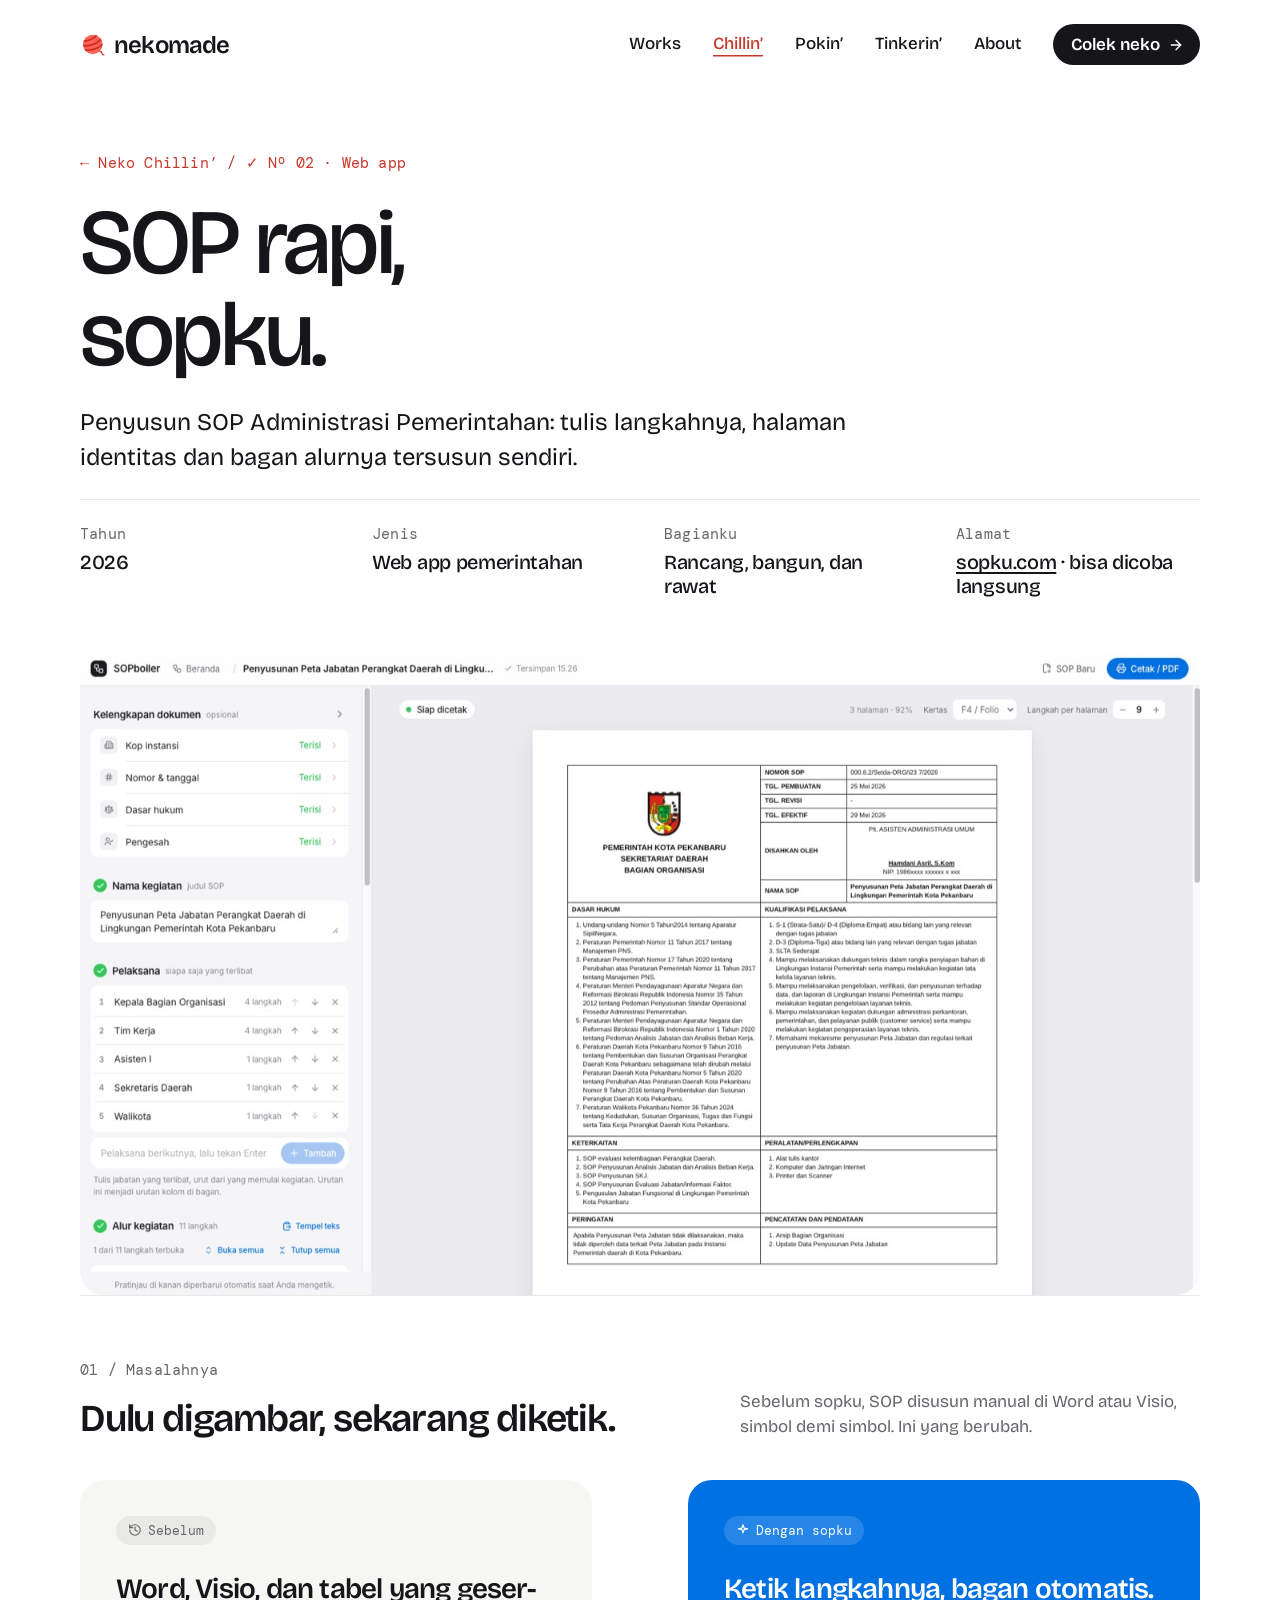
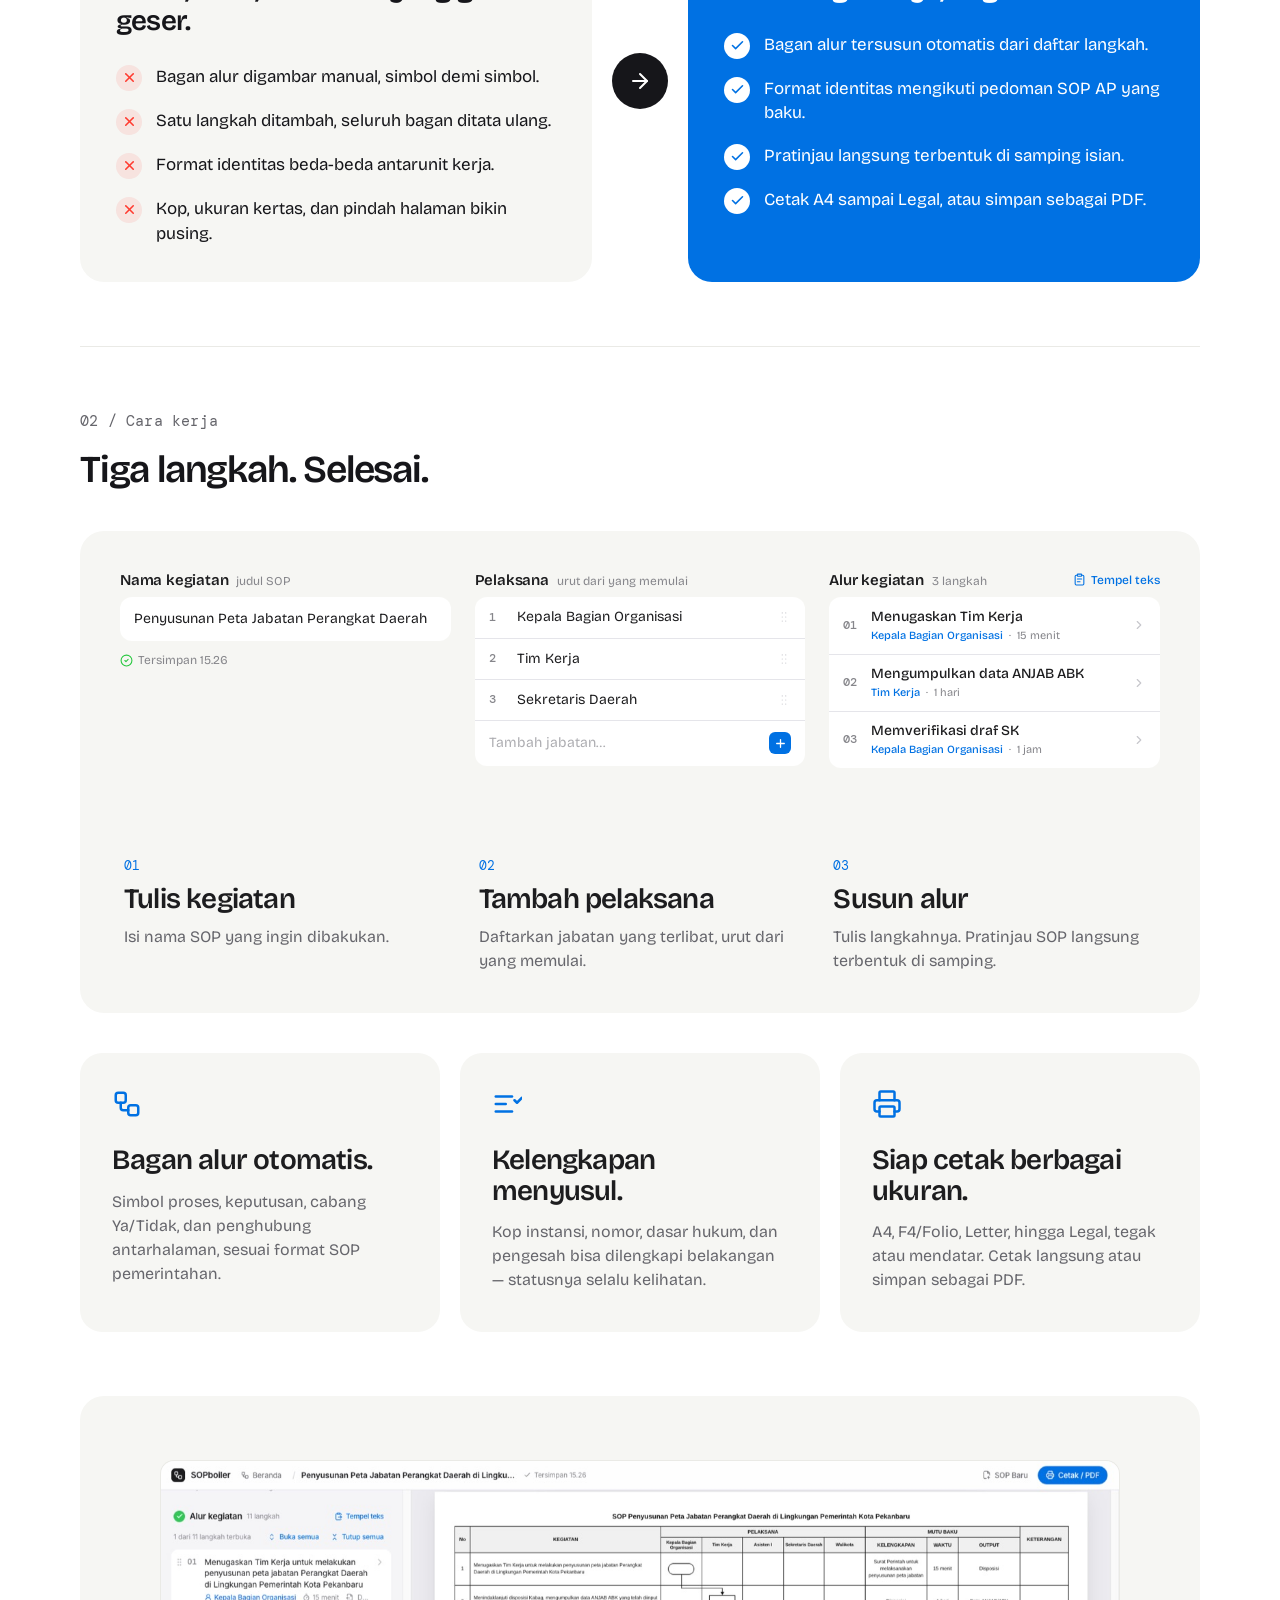
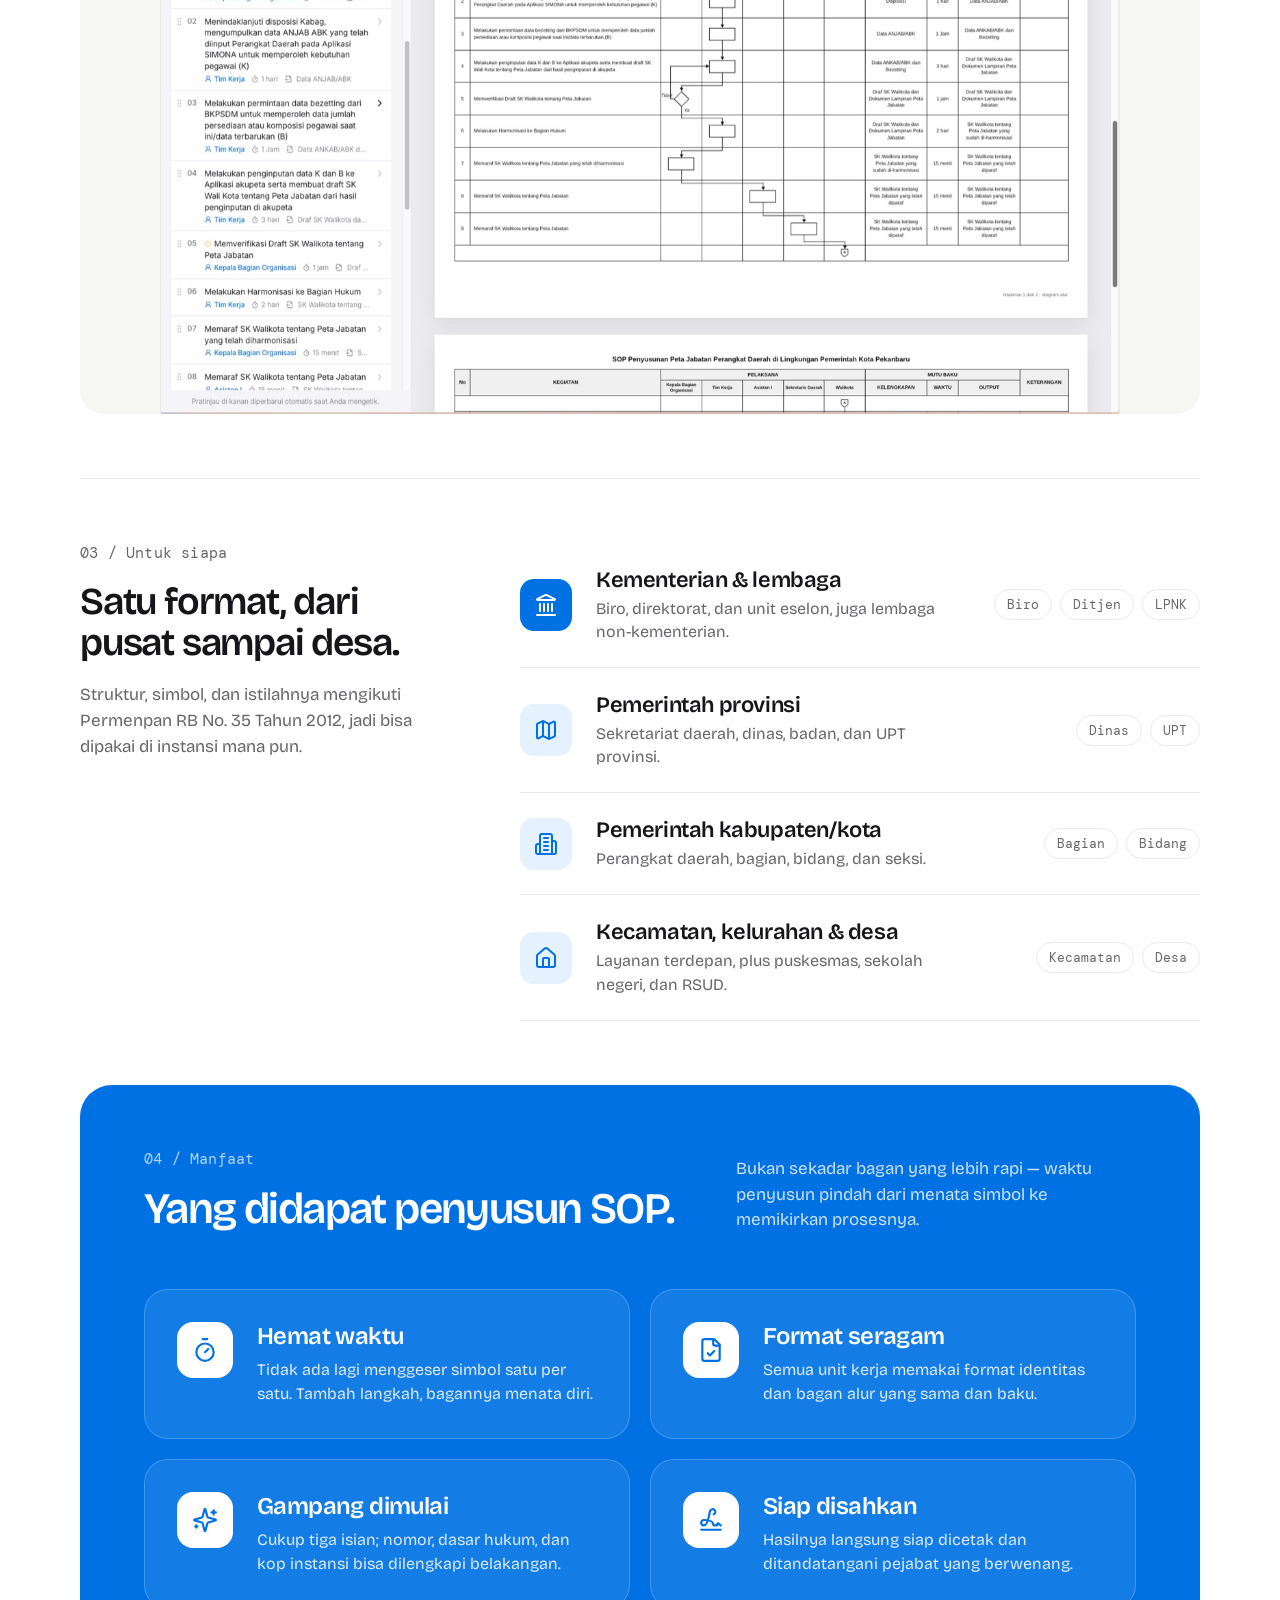
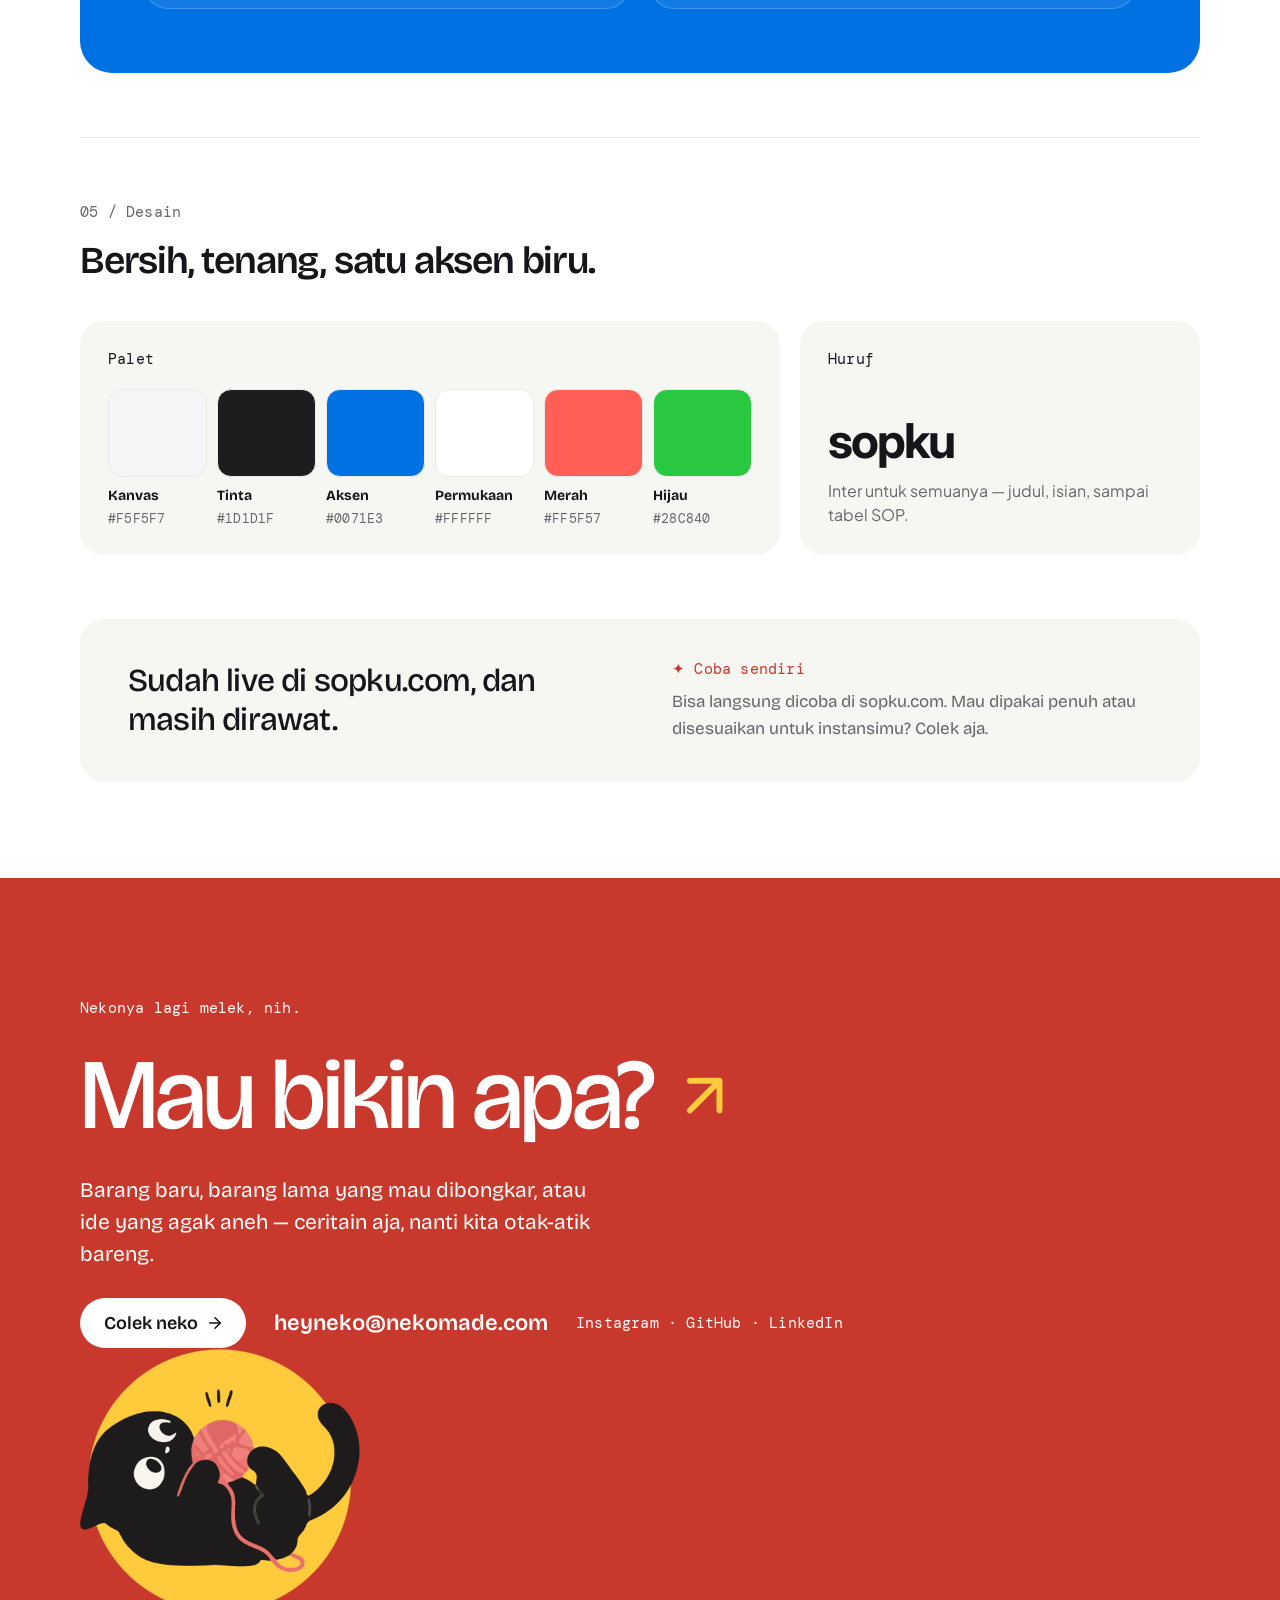
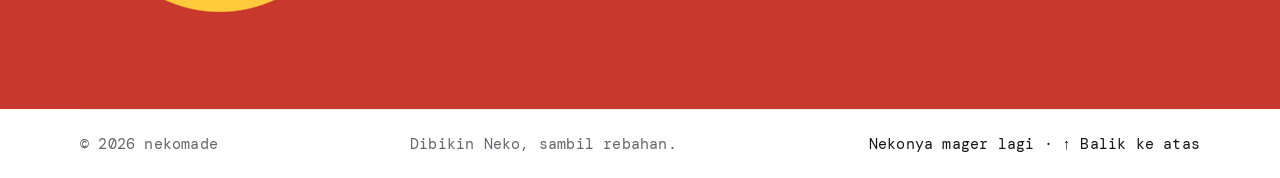
<file: sopku.html>
<!doctype html>
<html lang="id">
  <head>
    <meta charset="UTF-8" />
    <meta name="viewport" content="width=device-width, initial-scale=1.0" />
    <title>Sopku — nekomade</title>
    <meta
      name="description"
      content="SOPKU, Penyusun SOP Administrasi Pemerintahan: tulis langkahnya, halaman identitas dan bagan alurnya tersusun sendiri."
    />
    <link rel="icon" href="assets/img/works/sopku/favicon.svg" type="image/svg+xml" />
    <link rel="preconnect" href="https://fonts.googleapis.com" />
    <link rel="preconnect" href="https://fonts.gstatic.com" crossorigin />
    <link
      href="https://fonts.googleapis.com/css2?family=Bricolage+Grotesque:opsz,wght@12..96,200..800&family=DM+Mono&family=Fraunces:ital,opsz,wght@1,9..144,100..900&display=swap"
      rel="stylesheet"
    />
    <link href="https://fonts.googleapis.com/css2?family=Inter:wght@400;700&family=Plus+Jakarta+Sans:wght@400&display=swap" rel="stylesheet" />
    <link rel="stylesheet" href="assets/css/styles.css" />
    <link rel="stylesheet" href="assets/css/motion.css" />
    <script src="assets/js/motion.js"></script>
    <script src="assets/js/header.js" defer></script>
  </head>
  <body id="top">
    <header class="header">
      <div class="header__isle">
        <a class="brand" href="index.html">
          <svg class="brand__icon" viewBox="0 0 26 26" width="26" height="26" aria-hidden="true">
            <path
              transform="translate(19.234 18.613)"
              fill="#C6312A"
              d="M1.014 0c1.4105 0.41275 1.90775 1.365 2.1775 2.59025 0.1625 0.741 0.75075 1.12125 1.38125 1.0205 0.39325-0.0585 0.7475 0.1755 0.78 0.55575 0.02925 0.36075-0.273 0.63375-0.715 0.6825-1.0985 0.12675-2.2945-0.49075-2.652-2.10275-0.26325-1.18625-0.767-1.64125-1.98575-1.66075l1.014-1.0855z"
            />
            <circle cx="12.776" cy="12.451" r="9.743" fill="#FF6053" />
            <path
              transform="translate(3.396 2.951)"
              fill="#C6312A"
              d="M12.19075 0c-1.89475 2.431-7.124 5.19675-11.5375 5.19675-0.2925 0.572-0.51675 1.1765-0.65325 1.781 5.43725 0.31525 11.7195-3.28575 14.0985-6.1555-0.6045-0.351-1.248-0.624-1.90775-0.82225z"
            />
            <path
              transform="translate(3.052 6.172)"
              fill="#C6312A"
              d="M17.18275 0c-3.07125 4.446-11.2905 7.371-17.18275 6.62675 0.013 0.637 0.0845 1.24475 0.221 1.7875 5.967 0.6565 14.118-2.15475 18.109-6.66575-0.3315-0.6565-0.71825-1.2415-1.14725-1.7485z"
            />
            <path
              transform="translate(4.118 11.369)"
              fill="#C6312A"
              d="M18.32675 0c-4.29975 4.54025-12.0965 6.93225-18.32675 5.473 0.34775 0.72475 0.82875 1.40075 1.3195 1.95975 6.12625 0.86125 12.792-1.42675 17.004-5.03425 0.08775-0.793 0.091-1.625 0.00325-2.3985z"
            />
          </svg>
          <span class="brand__wordmark">nekomade</span>
        </a>
        <div class="header__chrome">
          <div class="header__chrome-inner">
            <nav class="nav" id="site-nav" aria-label="Utama">
              <a href="works.html">Works</a>
              <a href="chillin.html" aria-current="page">Chillin’</a>
              <a href="pokin.html">Pokin’</a>
              <a href="tinkerin.html">Tinkerin’</a>
              <a href="about.html">About</a>
            </nav>
            <a class="talk" href="colek.html">
              Colek neko
              <svg viewBox="0 0 24 24" aria-hidden="true"><path d="M5 12h14" /><path d="m12 5 7 7-7 7" /></svg>
            </a>
            <button class="header__toggle" type="button" aria-label="Buka menu" aria-expanded="false" aria-controls="site-nav">
              <svg viewBox="0 0 24 24" aria-hidden="true"><path class="header__toggle-top" d="M4 8h16" /><path class="header__toggle-bottom" d="M4 16h16" /></svg>
            </button>
          </div>
        </div>
      </div>
    </header>

    <main>
      <section class="page-head page-head--story">
        <p class="head-no head-no--crumb"><a href="chillin.html">← Neko Chillin’</a> / ✓ Nº 02 · Web app</p>
        <h1 class="head-title story-title">SOP rapi, <br /><span>sopku.</span></h1>
        <p class="story-intro">
          Penyusun SOP Administrasi Pemerintahan: tulis langkahnya, halaman identitas dan bagan
          alurnya tersusun sendiri.
        </p>
        <dl class="story-meta">
          <div><dt>Tahun</dt><dd>2026</dd></div>
          <div><dt>Jenis</dt><dd>Web app pemerintahan</dd></div>
          <div><dt>Bagianku</dt><dd>Rancang, bangun, dan rawat</dd></div>
          <div><dt>Alamat</dt><dd><a href="https://sopku.com">sopku.com</a> · bisa dicoba langsung</dd></div>
        </dl>
      </section>

      <div class="story-hero">
        <div class="story-hero__panel">
          <img
            src="assets/img/works/sopku/ss-identitas.jpg"
            alt="Halaman identitas SOP di sopku.com"
            width="1400"
            height="801"
          />
        </div>
      </div>

      <section class="section">
        <div class="story-screens">
          <div class="story-head">
            <div class="rail">
              <p class="rail__no">01 / Masalahnya</p>
              <h2 class="rail__title">Dulu digambar, sekarang diketik.</h2>
            </div>
            <p class="story-head__text">Sebelum sopku, SOP disusun manual di Word atau Visio, simbol demi simbol. Ini yang berubah.</p>
          </div>
          <div class="ak-compare">
            <div class="ak-compare__card">
              <p class="ak-compare__tag"><svg viewBox="0 0 24 24" aria-hidden="true"><path d="M3 12a9 9 0 1 0 9-9 9.75 9.75 0 0 0-6.74 2.74L3 8" /><path d="M3 3v5h5" /><path d="M12 7v5l4 2" /></svg>Sebelum</p>
              <h3>Word, Visio, dan tabel yang geser-geser.</h3>
              <ul>
                <li><span class="ak-compare__bullet"><svg viewBox="0 0 24 24" aria-hidden="true"><path d="M18 6 6 18" /><path d="m6 6 12 12" /></svg></span>Bagan alur digambar manual, simbol demi simbol.</li>
                <li><span class="ak-compare__bullet"><svg viewBox="0 0 24 24" aria-hidden="true"><path d="M18 6 6 18" /><path d="m6 6 12 12" /></svg></span>Satu langkah ditambah, seluruh bagan ditata ulang.</li>
                <li><span class="ak-compare__bullet"><svg viewBox="0 0 24 24" aria-hidden="true"><path d="M18 6 6 18" /><path d="m6 6 12 12" /></svg></span>Format identitas beda-beda antarunit kerja.</li>
                <li><span class="ak-compare__bullet"><svg viewBox="0 0 24 24" aria-hidden="true"><path d="M18 6 6 18" /><path d="m6 6 12 12" /></svg></span>Kop, ukuran kertas, dan pindah halaman bikin pusing.</li>
              </ul>
            </div>
            <span class="ak-compare__arrow" aria-hidden="true"><svg viewBox="0 0 24 24"><path d="M5 12h14" /><path d="m12 5 7 7-7 7" /></svg></span>
            <div class="ak-compare__card ak-compare__card--after">
              <p class="ak-compare__tag"><svg viewBox="0 0 24 24" aria-hidden="true"><path d="M12 3l1.9 5.8L20 10l-6.1 1.2L12 17l-1.9-5.8L4 10l6.1-1.2z" /></svg>Dengan sopku</p>
              <h3>Ketik langkahnya, bagan otomatis.</h3>
              <ul>
                <li><span class="ak-compare__bullet"><svg viewBox="0 0 24 24" aria-hidden="true"><path d="M20 6 9 17l-5-5" /></svg></span>Bagan alur tersusun otomatis dari daftar langkah.</li>
                <li><span class="ak-compare__bullet"><svg viewBox="0 0 24 24" aria-hidden="true"><path d="M20 6 9 17l-5-5" /></svg></span>Format identitas mengikuti pedoman SOP AP yang baku.</li>
                <li><span class="ak-compare__bullet"><svg viewBox="0 0 24 24" aria-hidden="true"><path d="M20 6 9 17l-5-5" /></svg></span>Pratinjau langsung terbentuk di samping isian.</li>
                <li><span class="ak-compare__bullet"><svg viewBox="0 0 24 24" aria-hidden="true"><path d="M20 6 9 17l-5-5" /></svg></span>Cetak A4 sampai Legal, atau simpan sebagai PDF.</li>
              </ul>
            </div>
          </div>
        </div>
      </section>

      <section class="section">
        <div class="story-screens">
          <div class="rail">
            <p class="rail__no">02 / Cara kerja</p>
            <h2 class="rail__title">Tiga langkah. Selesai.</h2>
          </div>

          <div class="sk-panel">
            <article class="sk-step">
              <div class="sk-mock">
                <div class="sk-mock__head">
                  <span class="sk-mock__heading">
                    <span class="sk-mock__title">Nama kegiatan</span>
                    <span class="sk-mock__hint">judul SOP</span>
                  </span>
                </div>
                <div class="sk-card">
                  <p class="sk-line">Penyusunan Peta Jabatan Perangkat Daerah</p>
                </div>
                <p class="sk-saved">
                  <svg viewBox="0 0 24 24" aria-hidden="true"><circle cx="12" cy="12" r="10" /><path d="m9 12 2 2 4-4" /></svg>
                  Tersimpan 15.26
                </p>
              </div>
              <div class="sk-step__text">
                <span class="sk-step__no">01</span>
                <h3>Tulis kegiatan</h3>
                <p>Isi nama SOP yang ingin dibakukan.</p>
              </div>
            </article>

            <article class="sk-step">
              <div class="sk-mock">
                <div class="sk-mock__head">
                  <span class="sk-mock__heading">
                    <span class="sk-mock__title">Pelaksana</span>
                    <span class="sk-mock__hint">urut dari yang memulai</span>
                  </span>
                </div>
                <div class="sk-card">
                  <p class="sk-line sk-line--sm"><span class="sk-line__no">1</span><span class="sk-line__name">Kepala Bagian Organisasi</span><svg class="sk-grip" viewBox="0 0 24 24" aria-hidden="true"><circle cx="9" cy="12" r="1" /><circle cx="9" cy="5" r="1" /><circle cx="9" cy="19" r="1" /><circle cx="15" cy="12" r="1" /><circle cx="15" cy="5" r="1" /><circle cx="15" cy="19" r="1" /></svg></p>
                  <p class="sk-line sk-line--sm"><span class="sk-line__no">2</span><span class="sk-line__name">Tim Kerja</span><svg class="sk-grip" viewBox="0 0 24 24" aria-hidden="true"><circle cx="9" cy="12" r="1" /><circle cx="9" cy="5" r="1" /><circle cx="9" cy="19" r="1" /><circle cx="15" cy="12" r="1" /><circle cx="15" cy="5" r="1" /><circle cx="15" cy="19" r="1" /></svg></p>
                  <p class="sk-line sk-line--sm"><span class="sk-line__no">3</span><span class="sk-line__name">Sekretaris Daerah</span><svg class="sk-grip" viewBox="0 0 24 24" aria-hidden="true"><circle cx="9" cy="12" r="1" /><circle cx="9" cy="5" r="1" /><circle cx="9" cy="19" r="1" /><circle cx="15" cy="12" r="1" /><circle cx="15" cy="5" r="1" /><circle cx="15" cy="19" r="1" /></svg></p>
                  <p class="sk-line sk-line--add"><span class="sk-line__ph">Tambah jabatan…</span><span class="sk-add"><svg viewBox="0 0 24 24" aria-hidden="true"><path d="M5 12h14" /><path d="M12 5v14" /></svg></span></p>
                </div>
              </div>
              <div class="sk-step__text">
                <span class="sk-step__no">02</span>
                <h3>Tambah pelaksana</h3>
                <p>Daftarkan jabatan yang terlibat, urut dari yang memulai.</p>
              </div>
            </article>

            <article class="sk-step">
              <div class="sk-mock">
                <div class="sk-mock__head">
                  <span class="sk-mock__heading">
                    <span class="sk-mock__title">Alur kegiatan</span>
                    <span class="sk-mock__hint">3 langkah</span>
                  </span>
                  <span class="sk-mock__action">
                    <svg viewBox="0 0 24 24" aria-hidden="true"><rect x="8" y="2" width="8" height="4" rx="1" /><path d="M16 4h2a2 2 0 0 1 2 2v14a2 2 0 0 1-2 2H6a2 2 0 0 1-2-2V6a2 2 0 0 1 2-2h2" /><path d="M8 11h8" /><path d="M8 16h5" /></svg>
                    Tempel teks
                  </span>
                </div>
                <div class="sk-card">
                  <p class="sk-line sk-line--step">
                    <span class="sk-line__no">01</span>
                    <span class="sk-line__step"><strong>Menugaskan Tim Kerja</strong><span class="sk-line__meta"><em>Kepala Bagian Organisasi</em><i>· &nbsp;15 menit</i></span></span>
                    <svg class="sk-chevron" viewBox="0 0 24 24" aria-hidden="true"><path d="m9 18 6-6-6-6" /></svg>
                  </p>
                  <p class="sk-line sk-line--step">
                    <span class="sk-line__no">02</span>
                    <span class="sk-line__step"><strong>Mengumpulkan data ANJAB ABK</strong><span class="sk-line__meta"><em>Tim Kerja</em><i>· &nbsp;1 hari</i></span></span>
                    <svg class="sk-chevron" viewBox="0 0 24 24" aria-hidden="true"><path d="m9 18 6-6-6-6" /></svg>
                  </p>
                  <p class="sk-line sk-line--step">
                    <span class="sk-line__no">03</span>
                    <span class="sk-line__step"><strong>Memverifikasi draf SK</strong><span class="sk-line__meta"><em>Kepala Bagian Organisasi</em><i>· &nbsp;1 jam</i></span></span>
                    <svg class="sk-chevron" viewBox="0 0 24 24" aria-hidden="true"><path d="m9 18 6-6-6-6" /></svg>
                  </p>
                </div>
              </div>
              <div class="sk-step__text">
                <span class="sk-step__no">03</span>
                <h3>Susun alur</h3>
                <p>Tulis langkahnya. Pratinjau SOP langsung terbentuk di samping.</p>
              </div>
            </article>
          </div>

          <div class="sk-features">
            <article class="sk-feat">
              <span class="sk-feat__icon"><svg viewBox="0 0 24 24" aria-hidden="true"><rect width="8" height="8" x="3" y="3" rx="2" /><path d="M7 11v4a2 2 0 0 0 2 2h4" /><rect width="8" height="8" x="13" y="13" rx="2" /></svg></span>
              <h3>Bagan alur otomatis.</h3>
              <p>Simbol proses, keputusan, cabang Ya/Tidak, dan penghubung antarhalaman, sesuai format SOP pemerintahan.</p>
            </article>
            <article class="sk-feat">
              <span class="sk-feat__icon"><svg viewBox="0 0 24 24" aria-hidden="true"><path d="M11 12H3" /><path d="M16 6H3" /><path d="M16 18H3" /><path d="m18 9 2 2 4-4" /></svg></span>
              <h3>Kelengkapan menyusul.</h3>
              <p>Kop instansi, nomor, dasar hukum, dan pengesah bisa dilengkapi belakangan — statusnya selalu kelihatan.</p>
            </article>
            <article class="sk-feat">
              <span class="sk-feat__icon"><svg viewBox="0 0 24 24" aria-hidden="true"><path d="M6 18H4a2 2 0 0 1-2-2v-5a2 2 0 0 1 2-2h16a2 2 0 0 1 2 2v5a2 2 0 0 1-2 2h-2" /><path d="M6 9V3a1 1 0 0 1 1-1h10a1 1 0 0 1 1 1v6" /><rect x="6" y="14" width="12" height="8" rx="1" /></svg></span>
              <h3>Siap cetak berbagai ukuran.</h3>
              <p>A4, F4/Folio, Letter, hingga Legal, tegak atau mendatar. Cetak langsung atau simpan sebagai PDF.</p>
            </article>
          </div>
        </div>
      </section>

      <div class="story-hero story-hero--shot">
        <div class="story-hero__panel">
          <img loading="lazy" src="assets/img/works/sopku/ss-diagram.jpg" alt="Bagan alur SOP tersusun otomatis di sopku.com" width="1400" height="807" />
        </div>
      </div>

      <section class="section">
        <div class="ak-roles">
          <div class="rail">
            <p class="rail__no">03 / Untuk siapa</p>
            <h2 class="rail__title">Satu format, dari pusat sampai desa.</h2>
            <p class="rail__desc">Struktur, simbol, dan istilahnya mengikuti Permenpan RB No. 35 Tahun 2012, jadi bisa dipakai di instansi mana pun.</p>
          </div>
          <ul class="ak-roles__list">
            <li class="ak-role ak-role--lead">
              <span class="ak-icon ak-icon--lg"><svg viewBox="0 0 24 24" aria-hidden="true"><path d="M10 18v-7" /><path d="M11.12 2.198a2 2 0 0 1 1.76.006l7.866 3.847c.476.233.31.949-.22.949H3.474c-.53 0-.695-.716-.22-.949z" /><path d="M14 18v-7" /><path d="M18 18v-7" /><path d="M3 22h18" /><path d="M6 18v-7" /></svg></span>
              <div class="ak-role__copy">
                <h3>Kementerian &amp; lembaga</h3>
                <p>Biro, direktorat, dan unit eselon, juga lembaga non-kementerian.</p>
              </div>
              <p class="ak-role__tags"><span>Biro</span><span>Ditjen</span><span>LPNK</span></p>
            </li>
            <li class="ak-role">
              <span class="ak-icon ak-icon--lg"><svg viewBox="0 0 24 24" aria-hidden="true"><path d="M14.106 5.553a2 2 0 0 0 1.788 0l3.659-1.83A1 1 0 0 1 21 4.619v12.764a1 1 0 0 1-.553.894l-4.553 2.277a2 2 0 0 1-1.788 0l-4.212-2.106a2 2 0 0 0-1.788 0l-3.659 1.83A1 1 0 0 1 3 19.381V6.618a1 1 0 0 1 .553-.894l4.553-2.277a2 2 0 0 1 1.788 0z" /><path d="M15 5.764v15" /><path d="M9 3.236v15" /></svg></span>
              <div class="ak-role__copy">
                <h3>Pemerintah provinsi</h3>
                <p>Sekretariat daerah, dinas, badan, dan UPT provinsi.</p>
              </div>
              <p class="ak-role__tags"><span>Dinas</span><span>UPT</span></p>
            </li>
            <li class="ak-role">
              <span class="ak-icon ak-icon--lg"><svg viewBox="0 0 24 24" aria-hidden="true"><path d="M6 22V4a2 2 0 0 1 2-2h8a2 2 0 0 1 2 2v18Z" /><path d="M6 12H4a2 2 0 0 0-2 2v6a2 2 0 0 0 2 2h2" /><path d="M18 9h2a2 2 0 0 1 2 2v9a2 2 0 0 1-2 2h-2" /><path d="M10 6h4" /><path d="M10 10h4" /><path d="M10 14h4" /><path d="M10 18h4" /></svg></span>
              <div class="ak-role__copy">
                <h3>Pemerintah kabupaten/kota</h3>
                <p>Perangkat daerah, bagian, bidang, dan seksi.</p>
              </div>
              <p class="ak-role__tags"><span>Bagian</span><span>Bidang</span></p>
            </li>
            <li class="ak-role">
              <span class="ak-icon ak-icon--lg"><svg viewBox="0 0 24 24" aria-hidden="true"><path d="M15 21v-8a1 1 0 0 0-1-1h-4a1 1 0 0 0-1 1v8" /><path d="M3 10a2 2 0 0 1 .709-1.528l7-5.999a2 2 0 0 1 2.582 0l7 5.999A2 2 0 0 1 21 10v9a2 2 0 0 1-2 2H5a2 2 0 0 1-2-2z" /></svg></span>
              <div class="ak-role__copy">
                <h3>Kecamatan, kelurahan &amp; desa</h3>
                <p>Layanan terdepan, plus puskesmas, sekolah negeri, dan RSUD.</p>
              </div>
              <p class="ak-role__tags"><span>Kecamatan</span><span>Desa</span></p>
            </li>
          </ul>
        </div>
      </section>

      <section class="section ak-benefits-wrap">
        <div class="ak-benefits">
          <div class="ak-benefits__head">
            <div class="rail">
              <p class="rail__no">04 / Manfaat</p>
              <h2 class="rail__title">Yang didapat penyusun SOP.</h2>
            </div>
            <p class="ak-benefits__sub">Bukan sekadar bagan yang lebih rapi — waktu penyusun pindah dari menata simbol ke memikirkan prosesnya.</p>
          </div>
          <ul class="ak-benefits__grid">
            <li class="ak-benefit">
              <span class="ak-benefit__icon"><svg viewBox="0 0 24 24" aria-hidden="true"><line x1="10" x2="14" y1="2" y2="2" /><line x1="12" x2="15" y1="14" y2="11" /><circle cx="12" cy="14" r="8" /></svg></span>
              <div>
                <h3>Hemat waktu</h3>
                <p>Tidak ada lagi menggeser simbol satu per satu. Tambah langkah, bagannya menata diri.</p>
              </div>
            </li>
            <li class="ak-benefit">
              <span class="ak-benefit__icon"><svg viewBox="0 0 24 24" aria-hidden="true"><path d="M15 2H6a2 2 0 0 0-2 2v16a2 2 0 0 0 2 2h12a2 2 0 0 0 2-2V7Z" /><path d="M14 2v4a2 2 0 0 0 2 2h4" /><path d="m9 15 2 2 4-4" /></svg></span>
              <div>
                <h3>Format seragam</h3>
                <p>Semua unit kerja memakai format identitas dan bagan alur yang sama dan baku.</p>
              </div>
            </li>
            <li class="ak-benefit">
              <span class="ak-benefit__icon"><svg viewBox="0 0 24 24" aria-hidden="true"><path d="M9.937 15.5A2 2 0 0 0 8.5 14.063l-6.135-1.582a.5.5 0 0 1 0-.962L8.5 9.936A2 2 0 0 0 9.937 8.5l1.582-6.135a.5.5 0 0 1 .962 0L14.063 8.5A2 2 0 0 0 15.5 9.937l6.135 1.581a.5.5 0 0 1 0 .964L15.5 14.063a2 2 0 0 0-1.437 1.437l-1.582 6.135a.5.5 0 0 1-.962 0z" /><path d="M20 3v4" /><path d="M22 5h-4" /><path d="M4 17v2" /><path d="M5 18H3" /></svg></span>
              <div>
                <h3>Gampang dimulai</h3>
                <p>Cukup tiga isian; nomor, dasar hukum, dan kop instansi bisa dilengkapi belakangan.</p>
              </div>
            </li>
            <li class="ak-benefit">
              <span class="ak-benefit__icon"><svg viewBox="0 0 24 24" aria-hidden="true"><path d="m21 17-2.156-1.868A.5.5 0 0 0 18 15.5v.5a1 1 0 0 1-1 1h-2a1 1 0 0 1-1-1c0-2.545-3.991-3.97-8.5-4a1 1 0 0 0 0 5c4.153 0 4.745-11.295 5.708-13.5a2.5 2.5 0 1 1 3.31 3.284" /><path d="M3 21h18" /></svg></span>
              <div>
                <h3>Siap disahkan</h3>
                <p>Hasilnya langsung siap dicetak dan ditandatangani pejabat yang berwenang.</p>
              </div>
            </li>
          </ul>
        </div>
      </section>

      <section class="section">
        <div class="story-screens">
          <div class="rail">
            <p class="rail__no">05 / Desain</p>
            <h2 class="rail__title">Bersih, tenang, satu aksen biru.</h2>
          </div>
          <div class="design-row">
            <div class="design-card">
              <p class="toolbox__label">Palet</p>
              <ul class="swatches swatches--six">
                <li><span class="swatches__chip" style="background: #F5F5F7"></span><strong>Kanvas</strong><code>#F5F5F7</code></li>
                <li><span class="swatches__chip" style="background: #1D1D1F"></span><strong>Tinta</strong><code>#1D1D1F</code></li>
                <li><span class="swatches__chip" style="background: #0071E3"></span><strong>Aksen</strong><code>#0071E3</code></li>
                <li><span class="swatches__chip" style="background: #FFFFFF"></span><strong>Permukaan</strong><code>#FFFFFF</code></li>
                <li><span class="swatches__chip" style="background: #FF5F57"></span><strong>Merah</strong><code>#FF5F57</code></li>
                <li><span class="swatches__chip" style="background: #28C840"></span><strong>Hijau</strong><code>#28C840</code></li>
              </ul>
            </div>
            <div class="design-card design-card--type">
              <p class="toolbox__label">Huruf</p>
              <div>
                <p class="design-card__wordmark design-card__wordmark--inter">sopku</p>
                <p class="design-card__body">Inter untuk semuanya — judul, isian, sampai tabel SOP.</p>
              </div>
            </div>
          </div>
        </div>
      </section>

      <section class="section">
        <div class="story-close">
          <p class="story-close__lead">Sudah live di sopku.com, dan masih dirawat.</p>
          <div>
            <p class="panel__tag">✦ Coba sendiri</p>
            <p class="story-close__text">
              Bisa langsung dicoba di <a href="https://sopku.com">sopku.com</a>. Mau dipakai penuh
              atau disesuaikan untuk instansimu? Colek aja.
            </p>
          </div>
        </div>
      </section>

      <section class="kontak" id="kontak">
        <div class="kontak__inner">
          <p class="kontak__eyebrow">Nekonya lagi melek, nih.</p>
          <a class="kontak__headline" href="mailto:heyneko@nekomade.com">
            <span>Mau bikin apa?</span>
            <svg viewBox="0 0 14 14" aria-hidden="true">
              <path
                fill="currentColor"
                d="M3.94775 3.51367q-0.14014 0.04102-0.25976 0.15381-0.11963 0.11279-0.16065 0.25293-0.05469 0.19482 0.02735 0.39307 0.08545 0.19482 0.25293 0.29394 0.08545 0.02734 0.19482 0.04102 0.1709 0.01367 0.65967 0.02734l3.83496 0-2.45068 2.45068q-1.65088 1.65088-2.05762 2.07129-0.40332 0.42041-0.43408 0.4751-0.10938 0.23926-0.01367 0.46485 0.09912 0.22217 0.32128 0.32128 0.22559 0.0957 0.46485-0.01367 0.05469-0.03076 0.4751-0.43408 0.42041-0.40674 2.07129-2.05762l2.45068-2.45068 0 2.21143q0 2.2251 0.02734 2.31054 0.02734 0.18115 0.15381 0.29395 0.19824 0.19482 0.46143 0.17431 0.2666-0.02051 0.42041-0.24609l0.02734-0.02734q0.04443-0.05469 0.05811-0.18116 0.01367-0.15381 0.02734-0.68701l0-5.37646-0.04102-0.09571q-0.02734-0.11279-0.12646-0.21191-0.09912-0.09912-0.21192-0.12646l-0.0957-0.04102-3.01123 0q-2.99414 0-3.06592 0.01367z"
              />
            </svg>
          </a>
          <p class="kontak__text">
            Barang baru, barang lama yang mau dibongkar, atau ide yang agak aneh — ceritain aja,
            nanti kita otak-atik bareng.
          </p>
          <div class="kontak__links">
            <a class="kontak__cta" href="colek.html">
              Colek neko
              <svg viewBox="0 0 24 24" aria-hidden="true"><path d="M5 12h14" /><path d="m12 5 7 7-7 7" /></svg>
            </a>
            <a class="kontak__email" href="mailto:heyneko@nekomade.com">heyneko@nekomade.com</a>
            <p class="kontak__socials">
              <a href="#">Instagram</a> · <a href="#">GitHub</a> · <a href="#">LinkedIn</a>
            </p>
          </div>
          <img
            class="kontak__neko"
            loading="lazy"
            src="assets/img/illustration/neko-berbaring-memeluk-benang.png"
            alt=""
            width="700"
            height="700"
            aria-hidden="true"
          />
        </div>
      </section>
    </main>

    <footer class="footer">
      <div class="footer__inner">
        <p>© 2026 nekomade</p>
        <p>Dibikin Neko, sambil rebahan.</p>
        <p class="footer__right">Nekonya mager lagi · <a href="#top">↑ Balik ke atas</a></p>
      </div>
    </footer>
  </body>
</html>
</file>
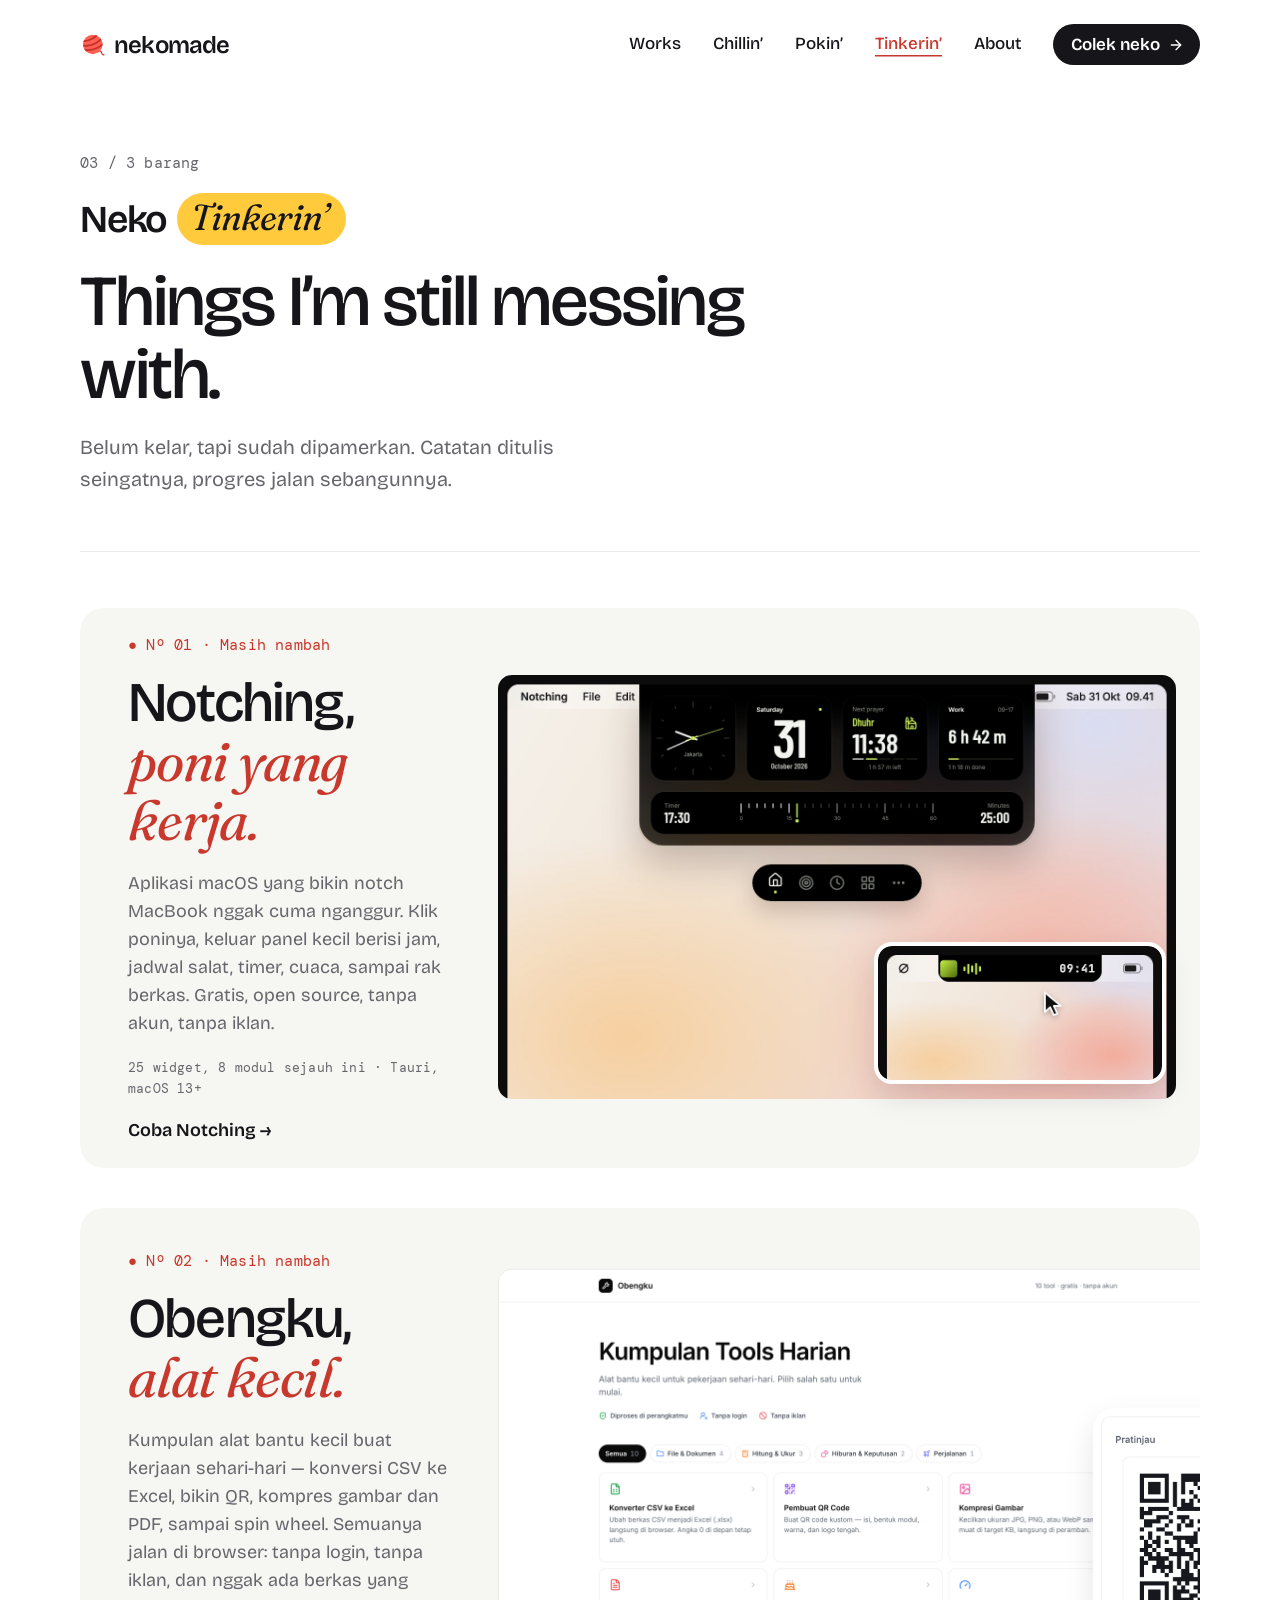
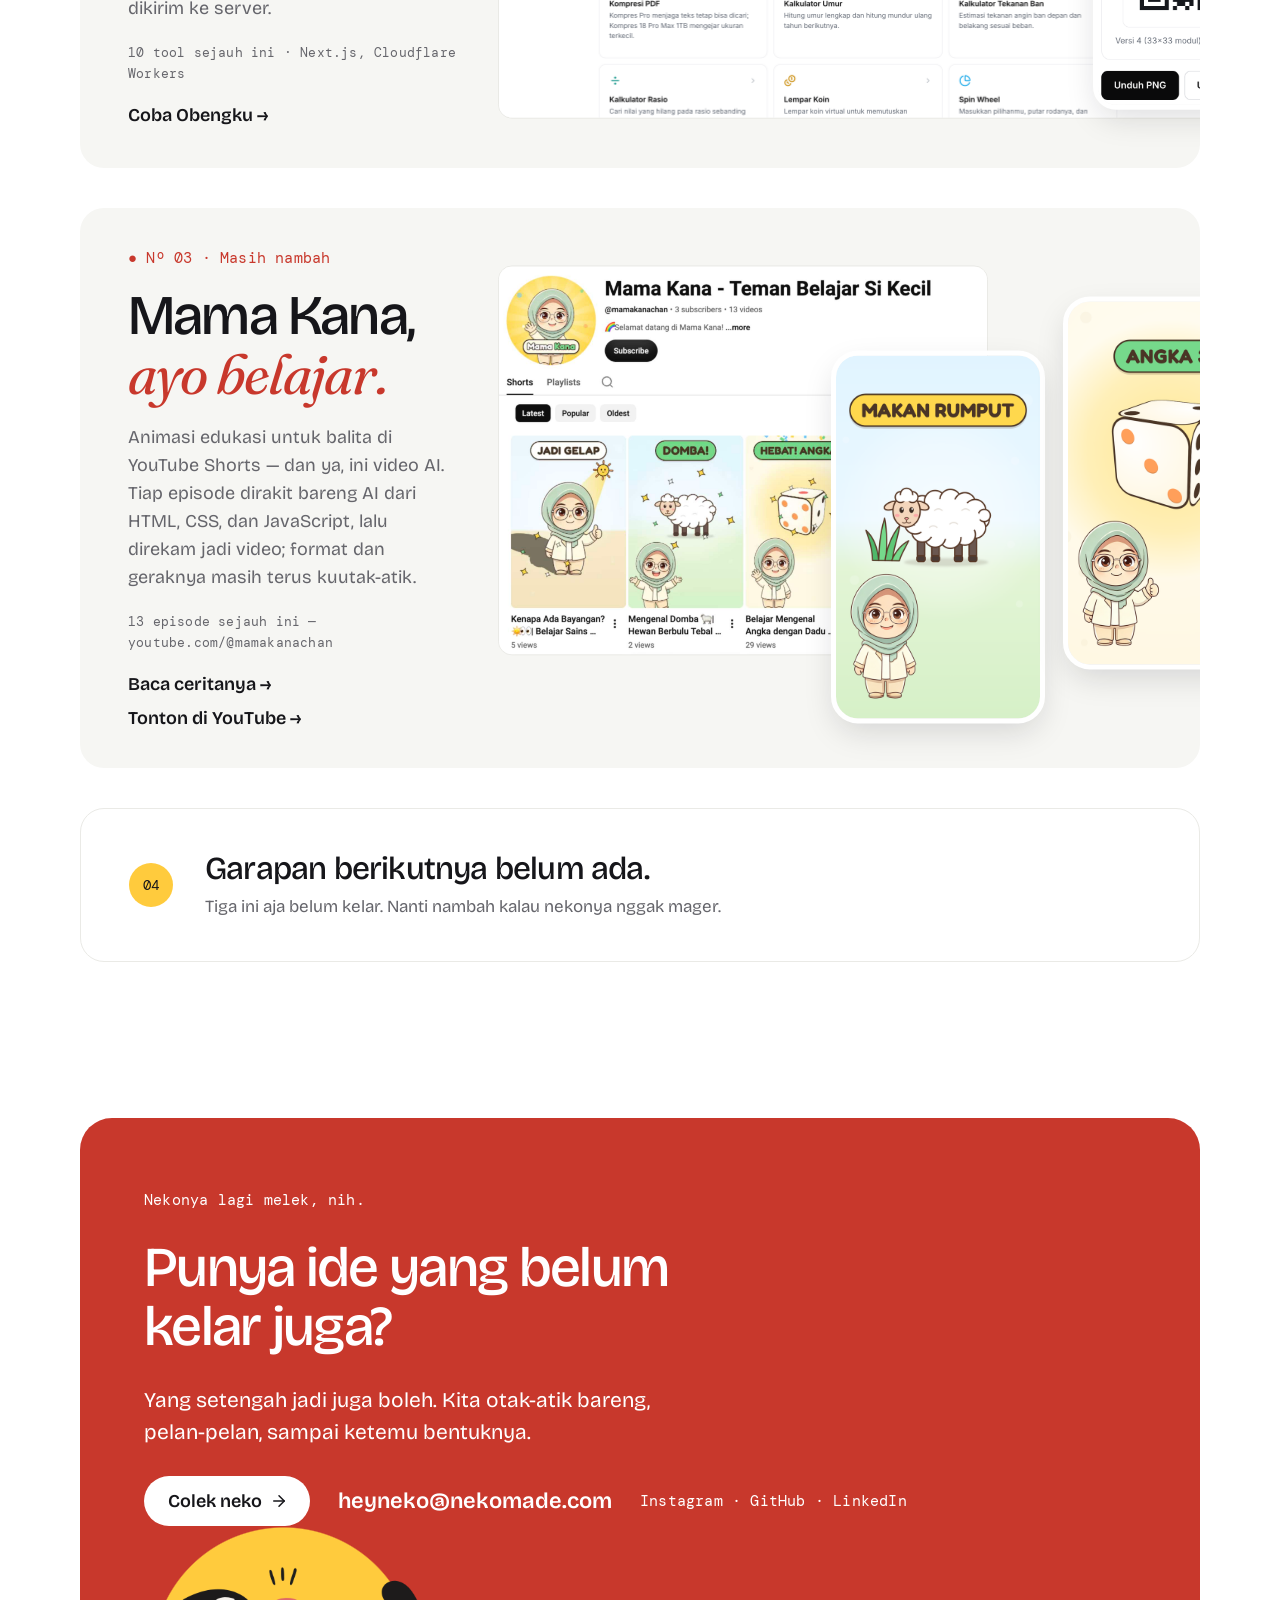
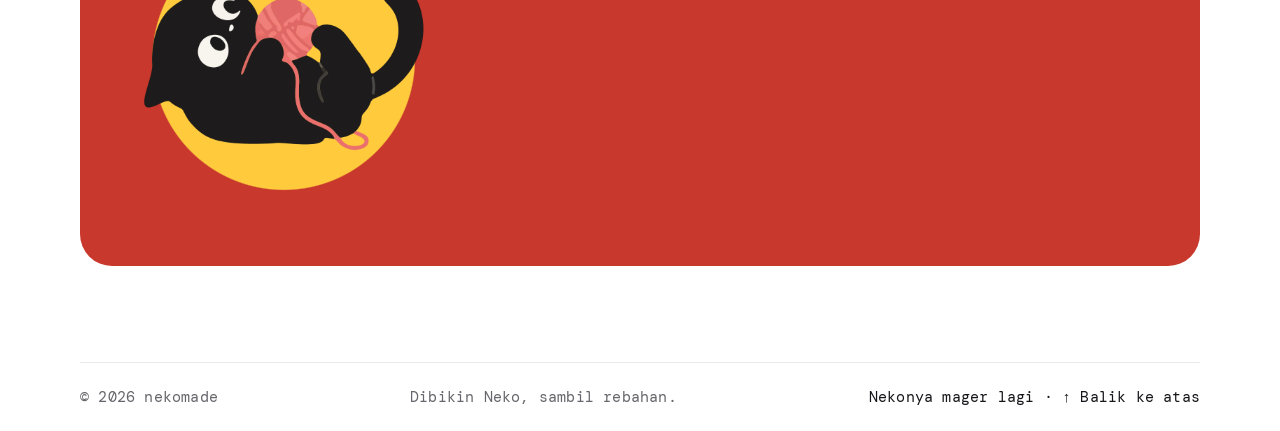
<file: tinkerin.html>
<!doctype html>
<html lang="id">
  <head>
    <meta charset="UTF-8" />
    <meta name="viewport" content="width=device-width, initial-scale=1.0" />
    <title>Neko Tinkerin’ — nekomade</title>
    <meta
      name="description"
      content="Belum kelar, tapi sudah dipamerkan. Catatan ditulis seingatnya, progres jalan sebangunnya."
    />
    <link rel="preconnect" href="https://fonts.googleapis.com" />
    <link rel="preconnect" href="https://fonts.gstatic.com" crossorigin />
    <link
      href="https://fonts.googleapis.com/css2?family=Bricolage+Grotesque:opsz,wght@12..96,200..800&family=DM+Mono&family=Fraunces:ital,opsz,wght@1,9..144,100..900&display=swap"
      rel="stylesheet"
    />
    <link rel="stylesheet" href="assets/css/styles.css" />
    <link rel="stylesheet" href="assets/css/motion.css" />
    <script src="assets/js/motion.js"></script>
    <script src="assets/js/header.js" defer></script>
  </head>
  <body id="top">
    <header class="header">
      <div class="header__isle">
        <a class="brand" href="index.html">
          <svg class="brand__icon" viewBox="0 0 26 26" width="26" height="26" aria-hidden="true">
            <path
              transform="translate(19.234 18.613)"
              fill="#C6312A"
              d="M1.014 0c1.4105 0.41275 1.90775 1.365 2.1775 2.59025 0.1625 0.741 0.75075 1.12125 1.38125 1.0205 0.39325-0.0585 0.7475 0.1755 0.78 0.55575 0.02925 0.36075-0.273 0.63375-0.715 0.6825-1.0985 0.12675-2.2945-0.49075-2.652-2.10275-0.26325-1.18625-0.767-1.64125-1.98575-1.66075l1.014-1.0855z"
            />
            <circle cx="12.776" cy="12.451" r="9.743" fill="#FF6053" />
            <path
              transform="translate(3.396 2.951)"
              fill="#C6312A"
              d="M12.19075 0c-1.89475 2.431-7.124 5.19675-11.5375 5.19675-0.2925 0.572-0.51675 1.1765-0.65325 1.781 5.43725 0.31525 11.7195-3.28575 14.0985-6.1555-0.6045-0.351-1.248-0.624-1.90775-0.82225z"
            />
            <path
              transform="translate(3.052 6.172)"
              fill="#C6312A"
              d="M17.18275 0c-3.07125 4.446-11.2905 7.371-17.18275 6.62675 0.013 0.637 0.0845 1.24475 0.221 1.7875 5.967 0.6565 14.118-2.15475 18.109-6.66575-0.3315-0.6565-0.71825-1.2415-1.14725-1.7485z"
            />
            <path
              transform="translate(4.118 11.369)"
              fill="#C6312A"
              d="M18.32675 0c-4.29975 4.54025-12.0965 6.93225-18.32675 5.473 0.34775 0.72475 0.82875 1.40075 1.3195 1.95975 6.12625 0.86125 12.792-1.42675 17.004-5.03425 0.08775-0.793 0.091-1.625 0.00325-2.3985z"
            />
          </svg>
          <span class="brand__wordmark">nekomade</span>
        </a>
        <div class="header__chrome">
          <div class="header__chrome-inner">
            <nav class="nav" id="site-nav" aria-label="Utama">
              <a href="works.html">Works</a>
              <a href="chillin.html">Chillin’</a>
              <a href="pokin.html">Pokin’</a>
              <a href="tinkerin.html" aria-current="page">Tinkerin’</a>
              <a href="about.html">About</a>
            </nav>
            <a class="talk" href="colek.html">
              Colek neko
              <svg viewBox="0 0 24 24" aria-hidden="true"><path d="M5 12h14" /><path d="m12 5 7 7-7 7" /></svg>
            </a>
            <button class="header__toggle" type="button" aria-label="Buka menu" aria-expanded="false" aria-controls="site-nav">
              <svg viewBox="0 0 24 24" aria-hidden="true"><path class="header__toggle-top" d="M4 8h16" /><path class="header__toggle-bottom" d="M4 16h16" /></svg>
            </button>
          </div>
        </div>
      </div>
    </header>

    <main>
      <section class="page-head page-head--rack">
        <div class="head-copy">
          <p class="head-no">03 / 3 barang</p>
          <h1 class="head-title">Neko <em class="title-pill title-pill--warm">Tinkerin’</em></h1>
          <p class="head-tagline">Things I’m still messing with.</p>
          <p class="head-desc">Belum kelar, tapi sudah dipamerkan. Catatan ditulis seingatnya, progres jalan sebangunnya.</p>
        </div>
        <div class="head-illo" aria-hidden="true">
          <img src="assets/img/illustration/neko-menggigit-benang.png" alt="" width="460" height="460" style="left: -70px" />
        </div>
      </section>

      <section class="page-body">
        <div class="page-body__inner">
          <article class="panel panel--wide-copy">
            <div class="panel__copy">
              <p class="panel__tag">● Nº 01 · Masih nambah</p>
              <h2 class="panel__title">Notching, <em>poni yang kerja.</em></h2>
              <p class="panel__desc">
                Aplikasi macOS yang bikin notch MacBook nggak cuma nganggur. Klik poninya, keluar panel
                kecil berisi jam, jadwal salat, timer, cuaca, sampai rak berkas. Gratis, open source,
                tanpa akun, tanpa iklan.
              </p>
              <p class="panel__note">25 widget, 8 modul sejauh ini · Tauri, macOS 13+</p>
              <a class="panel__link" href="https://notching.web.id" target="_blank" rel="noopener noreferrer">Coba Notching →</a>
            </div>
            <div class="panel__visual panel__visual--notching">
              <div class="notching__stage">
                <img
                  class="notching__home"
                  loading="lazy"
                  src="assets/img/works/notching/notching-home.jpg"
                  alt="Notch MacBook yang terbuka jadi panel Notching: jam, tanggal, jadwal salat, jam kerja, dan timer"
                  width="1440"
                  height="900"
                />
                <img
                  class="notching__card"
                  loading="lazy"
                  src="assets/img/works/notching/notching-closed.jpg"
                  alt="Notch MacBook dalam keadaan tertutup, menampilkan album art dan jam"
                  width="640"
                  height="300"
                />
              </div>
            </div>
          </article>
          <article class="panel panel--wide-copy">
            <div class="panel__copy">
              <p class="panel__tag">● Nº 02 · Masih nambah</p>
              <h2 class="panel__title">Obengku, <em>alat kecil.</em></h2>
              <p class="panel__desc">
                Kumpulan alat bantu kecil buat kerjaan sehari-hari — konversi CSV ke Excel, bikin QR,
                kompres gambar dan PDF, sampai spin wheel. Semuanya jalan di browser: tanpa login,
                tanpa iklan, dan nggak ada berkas yang dikirim ke server.
              </p>
              <p class="panel__note">10 tool sejauh ini · Next.js, Cloudflare Workers</p>
              <a class="panel__link" href="https://obengku.nekomade.com" target="_blank" rel="noopener noreferrer">Coba Obengku →</a>
            </div>
            <div class="panel__visual panel__visual--obengku">
              <img
                class="obengku__home"
                loading="lazy"
                src="assets/img/works/obengku/obengku-beranda.png"
                alt="Beranda Obengku: grid sepuluh tool harian"
                width="1440"
                height="900"
              />
              <img
                class="obengku__card"
                loading="lazy"
                src="assets/img/works/obengku/obengku-qr-preview.png"
                alt="Pratinjau QR code dari tool Pembuat QR Code"
                width="660"
                height="875"
              />
            </div>
          </article>
          <article class="panel panel--wide-copy">
            <div class="panel__copy">
              <p class="panel__tag">● Nº 03 · Masih nambah</p>
              <h2 class="panel__title">Mama Kana, <em>ayo belajar.</em></h2>
              <p class="panel__desc">
                Animasi edukasi untuk balita di YouTube Shorts — dan ya, ini video AI. Tiap
                episode dirakit bareng AI dari HTML, CSS, dan JavaScript, lalu direkam jadi video;
                format dan geraknya masih terus kuutak-atik.
              </p>
              <p class="panel__note">13 episode sejauh ini — youtube.com/@mamakanachan</p>
              <a class="panel__link" href="mamakana.html">Baca ceritanya →</a>
              <a class="panel__link" href="https://youtube.com/@mamakanachan" target="_blank" rel="noopener noreferrer">Tonton di YouTube →</a>
            </div>
            <div class="panel__visual panel__visual--mamakana">
              <img
                class="mamakana__channel"

                src="assets/img/works/mamakana/youtube-channel.png"
                alt="Halaman kanal YouTube Mama Kana"
              />
              <img
                class="mamakana__short"

                src="assets/img/works/mamakana/ep12-domba.png"
                alt="Cuplikan episode 12: domba makan rumput"
              />
              <img
                class="mamakana__short mamakana__short--b"
                src="assets/img/works/mamakana/ep11-dadu.png"
                alt="Cuplikan episode 11: belajar angka dengan dadu"
              />
            </div>
          </article>
          <div class="slot">
            <span class="slot__no tile__no--warm">04</span>
            <div>
              <h2 class="slot__title">Garapan berikutnya belum ada.</h2>
              <p class="slot__desc">Tiga ini aja belum kelar. Nanti nambah kalau nekonya nggak mager.</p>
            </div>
          </div>
          <div class="foot-row">
            <p>Sisanya ada di arsip, urut tahun.</p>
            <a href="works.html">Buka seluruh arsip →</a>
          </div>
        </div>
      </section>

      <section class="kontak kontak--card" id="kontak">
        <div class="kontak__inner">
          <p class="kontak__eyebrow">Nekonya lagi melek, nih.</p>
          <a class="kontak__headline" href="colek.html">
            <span>Punya ide yang belum kelar juga?</span>
            <svg viewBox="0 0 14 14" aria-hidden="true">
              <path
                fill="currentColor"
                d="M3.94775 3.51367q-0.14014 0.04102-0.25976 0.15381-0.11963 0.11279-0.16065 0.25293-0.05469 0.19482 0.02735 0.39307 0.08545 0.19482 0.25293 0.29394 0.08545 0.02734 0.19482 0.04102 0.1709 0.01367 0.65967 0.02734l3.83496 0-2.45068 2.45068q-1.65088 1.65088-2.05762 2.07129-0.40332 0.42041-0.43408 0.4751-0.10938 0.23926-0.01367 0.46485 0.09912 0.22217 0.32128 0.32128 0.22559 0.0957 0.46485-0.01367 0.05469-0.03076 0.4751-0.43408 0.42041-0.40674 2.07129-2.05762l2.45068-2.45068 0 2.21143q0 2.2251 0.02734 2.31054 0.02734 0.18115 0.15381 0.29395 0.19824 0.19482 0.46143 0.17431 0.2666-0.02051 0.42041-0.24609l0.02734-0.02734q0.04443-0.05469 0.05811-0.18116 0.01367-0.15381 0.02734-0.68701l0-5.37646-0.04102-0.09571q-0.02734-0.11279-0.12646-0.21191-0.09912-0.09912-0.21192-0.12646l-0.0957-0.04102-3.01123 0q-2.99414 0-3.06592 0.01367z"
              />
            </svg>
          </a>
          <p class="kontak__text">
            Yang setengah jadi juga boleh. Kita otak-atik bareng, pelan-pelan, sampai ketemu
            bentuknya.
          </p>
          <div class="kontak__links">
            <a class="kontak__cta" href="colek.html">
              Colek neko
              <svg viewBox="0 0 24 24" aria-hidden="true"><path d="M5 12h14" /><path d="m12 5 7 7-7 7" /></svg>
            </a>
            <a class="kontak__email" href="mailto:heyneko@nekomade.com">heyneko@nekomade.com</a>
            <p class="kontak__socials">
              <a href="#">Instagram</a> · <a href="#">GitHub</a> · <a href="#">LinkedIn</a>
            </p>
          </div>
          <img
            class="kontak__neko"
            loading="lazy"
            src="assets/img/illustration/neko-berbaring-memeluk-benang.png"
            alt=""
            width="700"
            height="700"
            aria-hidden="true"
          />
        </div>
      </section>
    </main>

    <footer class="footer">
      <div class="footer__inner">
        <p>© 2026 nekomade</p>
        <p>Dibikin Neko, sambil rebahan.</p>
        <p class="footer__right">Nekonya mager lagi · <a href="#top">↑ Balik ke atas</a></p>
      </div>
    </footer>
  </body>
</html>
</file>
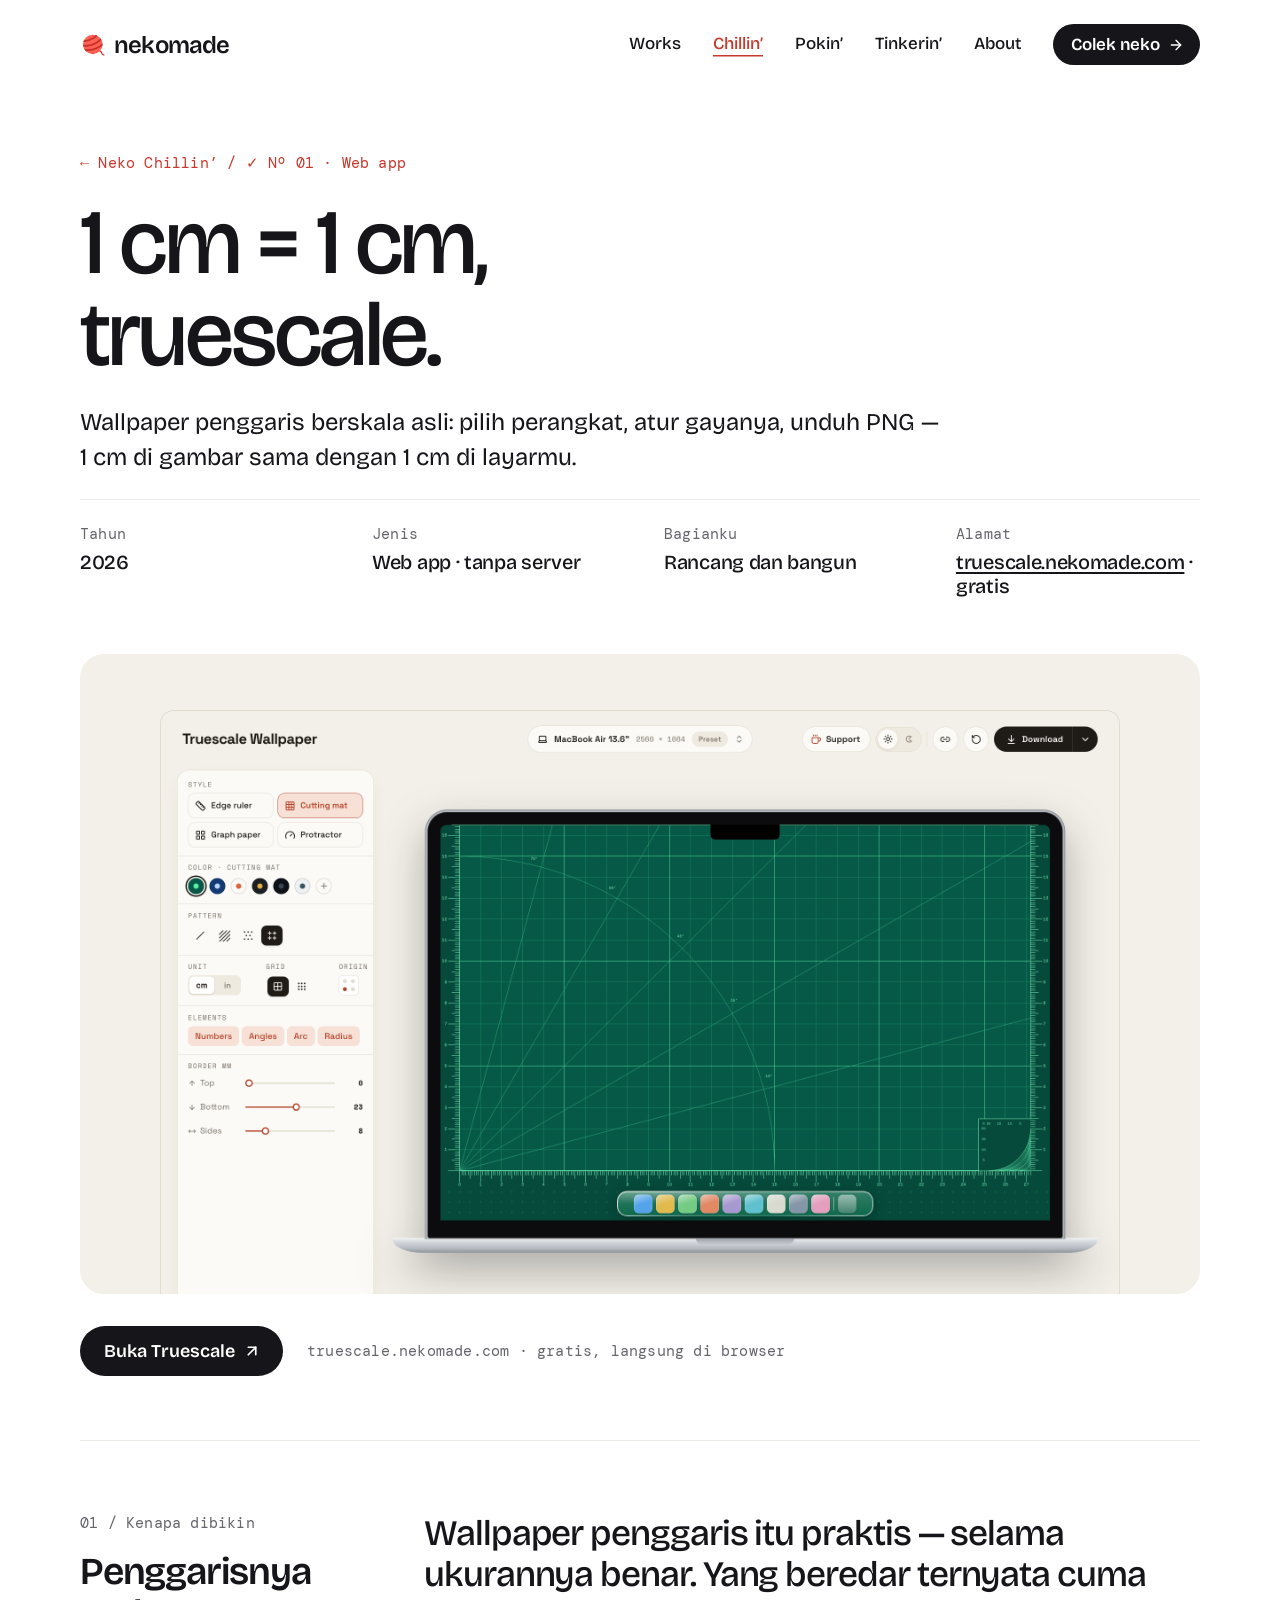
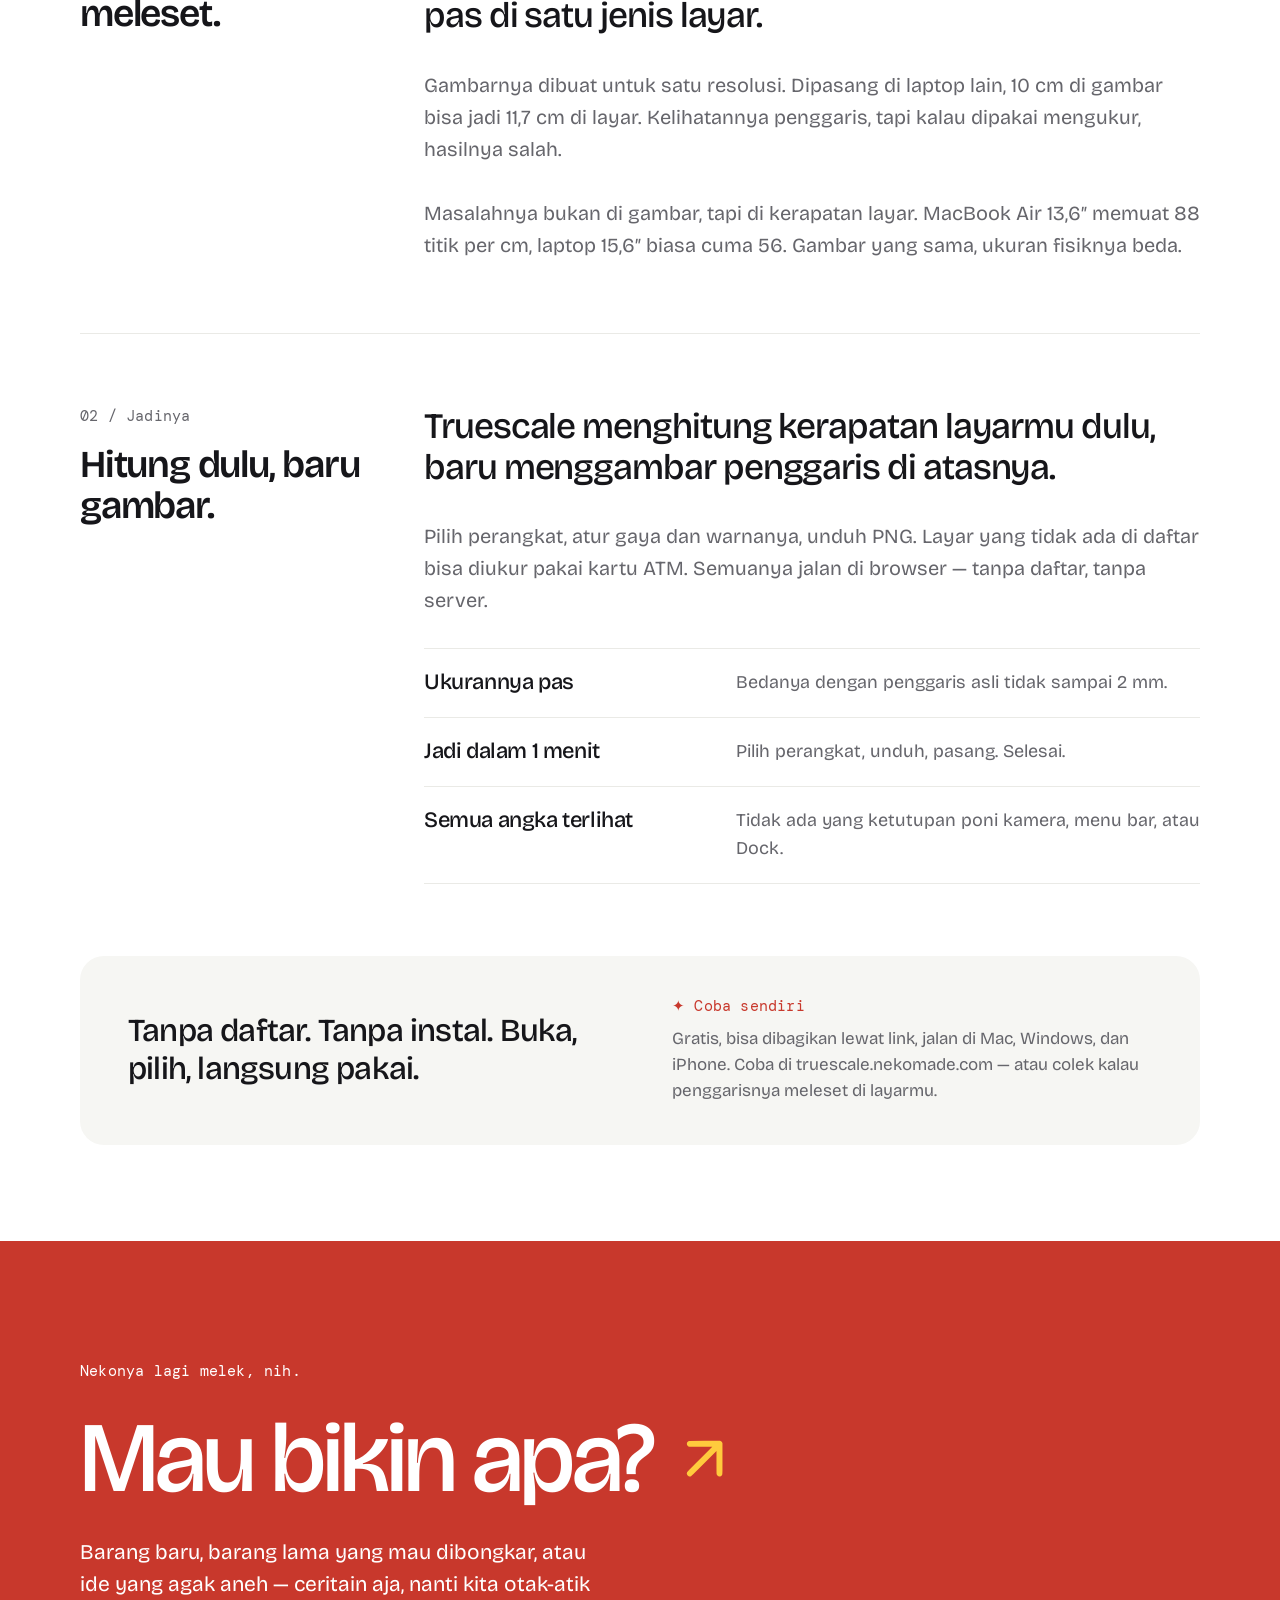
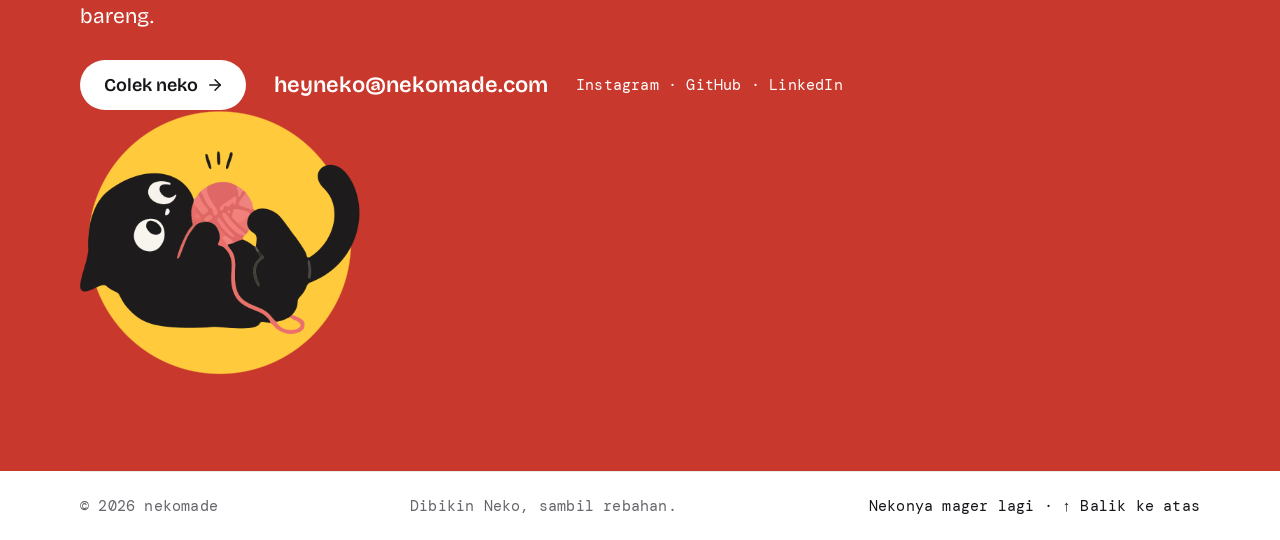
<file: truescale.html>
<!doctype html>
<html lang="id">
  <head>
    <meta charset="UTF-8" />
    <meta name="viewport" content="width=device-width, initial-scale=1.0" />
    <title>Truescale Wallpaper — nekomade</title>
    <meta
      name="description"
      content="Truescale Wallpaper: wallpaper penggaris berskala asli — 1 cm di gambar sama dengan 1 cm di layarmu."
    />
    <link rel="preconnect" href="https://fonts.googleapis.com" />
    <link rel="preconnect" href="https://fonts.gstatic.com" crossorigin />
    <link
      href="https://fonts.googleapis.com/css2?family=Bricolage+Grotesque:opsz,wght@12..96,200..800&family=DM+Mono&family=Fraunces:ital,opsz,wght@1,9..144,100..900&display=swap"
      rel="stylesheet"
    />
    <link rel="stylesheet" href="assets/css/styles.css" />
    <link rel="stylesheet" href="assets/css/motion.css" />
    <script src="assets/js/motion.js"></script>
    <script src="assets/js/header.js" defer></script>
  </head>
  <body id="top">
    <header class="header">
      <div class="header__isle">
        <a class="brand" href="index.html">
          <svg class="brand__icon" viewBox="0 0 26 26" width="26" height="26" aria-hidden="true">
            <path
              transform="translate(19.234 18.613)"
              fill="#C6312A"
              d="M1.014 0c1.4105 0.41275 1.90775 1.365 2.1775 2.59025 0.1625 0.741 0.75075 1.12125 1.38125 1.0205 0.39325-0.0585 0.7475 0.1755 0.78 0.55575 0.02925 0.36075-0.273 0.63375-0.715 0.6825-1.0985 0.12675-2.2945-0.49075-2.652-2.10275-0.26325-1.18625-0.767-1.64125-1.98575-1.66075l1.014-1.0855z"
            />
            <circle cx="12.776" cy="12.451" r="9.743" fill="#FF6053" />
            <path
              transform="translate(3.396 2.951)"
              fill="#C6312A"
              d="M12.19075 0c-1.89475 2.431-7.124 5.19675-11.5375 5.19675-0.2925 0.572-0.51675 1.1765-0.65325 1.781 5.43725 0.31525 11.7195-3.28575 14.0985-6.1555-0.6045-0.351-1.248-0.624-1.90775-0.82225z"
            />
            <path
              transform="translate(3.052 6.172)"
              fill="#C6312A"
              d="M17.18275 0c-3.07125 4.446-11.2905 7.371-17.18275 6.62675 0.013 0.637 0.0845 1.24475 0.221 1.7875 5.967 0.6565 14.118-2.15475 18.109-6.66575-0.3315-0.6565-0.71825-1.2415-1.14725-1.7485z"
            />
            <path
              transform="translate(4.118 11.369)"
              fill="#C6312A"
              d="M18.32675 0c-4.29975 4.54025-12.0965 6.93225-18.32675 5.473 0.34775 0.72475 0.82875 1.40075 1.3195 1.95975 6.12625 0.86125 12.792-1.42675 17.004-5.03425 0.08775-0.793 0.091-1.625 0.00325-2.3985z"
            />
          </svg>
          <span class="brand__wordmark">nekomade</span>
        </a>
        <div class="header__chrome">
          <div class="header__chrome-inner">
            <nav class="nav" id="site-nav" aria-label="Utama">
              <a href="works.html">Works</a>
              <a href="chillin.html" aria-current="page">Chillin’</a>
              <a href="pokin.html">Pokin’</a>
              <a href="tinkerin.html">Tinkerin’</a>
              <a href="about.html">About</a>
            </nav>
            <a class="talk" href="colek.html">
              Colek neko
              <svg viewBox="0 0 24 24" aria-hidden="true"><path d="M5 12h14" /><path d="m12 5 7 7-7 7" /></svg>
            </a>
            <button class="header__toggle" type="button" aria-label="Buka menu" aria-expanded="false" aria-controls="site-nav">
              <svg viewBox="0 0 24 24" aria-hidden="true"><path class="header__toggle-top" d="M4 8h16" /><path class="header__toggle-bottom" d="M4 16h16" /></svg>
            </button>
          </div>
        </div>
      </div>
    </header>

    <main>
      <section class="page-head page-head--story">
        <p class="head-no head-no--crumb"><a href="chillin.html">← Neko Chillin’</a> / ✓ Nº 01 · Web app</p>
        <h1 class="head-title story-title">1 cm = 1 cm, <br /><span>truescale.</span></h1>
        <p class="story-intro">
          Wallpaper penggaris berskala asli: pilih perangkat, atur gayanya, unduh PNG — 1 cm di
          gambar sama dengan 1 cm di layarmu.
        </p>
        <dl class="story-meta">
          <div><dt>Tahun</dt><dd>2026</dd></div>
          <div><dt>Jenis</dt><dd>Web app · tanpa server</dd></div>
          <div><dt>Bagianku</dt><dd>Rancang dan bangun</dd></div>
          <div><dt>Alamat</dt><dd><a href="https://truescale.nekomade.com">truescale.nekomade.com</a> · gratis</dd></div>
        </dl>
      </section>

      <div class="story-hero story-hero--truescale">
        <div class="story-hero__panel">
          <img
            src="assets/img/works/truescale/truescale-desktop.png"
            alt="Editor Truescale Wallpaper dengan pratinjau cutting mat di MacBook"
            width="2160"
            height="1410"
          />
        </div>
      </div>

      <div class="story-cta">
        <a class="panel__btn" href="https://truescale.nekomade.com" target="_blank" rel="noopener noreferrer">
          Buka Truescale
          <svg viewBox="0 0 24 24" aria-hidden="true"><path d="M7 17 17 7" /><path d="M7 7h10v10" /></svg>
        </a>
        <p class="story-cta__note">truescale.nekomade.com · gratis, langsung di browser</p>
      </div>

      <section class="section">
        <div class="row row--story">
          <div class="rail">
            <p class="rail__no">01 / Kenapa dibikin</p>
            <h2 class="rail__title">Penggarisnya meleset.</h2>
          </div>
          <div class="content content--story">
            <p class="story-lead">
              Wallpaper penggaris itu praktis — selama ukurannya benar. Yang beredar ternyata cuma pas
              di satu jenis layar.
            </p>
            <p class="story-text">
              Gambarnya dibuat untuk satu resolusi. Dipasang di laptop lain, 10 cm di gambar bisa jadi
              11,7 cm di layar. Kelihatannya penggaris, tapi kalau dipakai mengukur, hasilnya salah.
            </p>
            <p class="story-text">
              Masalahnya bukan di gambar, tapi di kerapatan layar. MacBook Air 13,6″ memuat 88 titik
              per cm, laptop 15,6″ biasa cuma 56. Gambar yang sama, ukuran fisiknya beda.
            </p>
          </div>
        </div>
      </section>

      <section class="section">
        <div class="row row--story">
          <div class="rail">
            <p class="rail__no">02 / Jadinya</p>
            <h2 class="rail__title">Hitung dulu, baru gambar.</h2>
          </div>
          <div class="content content--story">
            <p class="story-lead">
              Truescale menghitung kerapatan layarmu dulu, baru menggambar penggaris di atasnya.
            </p>
            <p class="story-text">
              Pilih perangkat, atur gaya dan warnanya, unduh PNG. Layar yang tidak ada di daftar bisa
              diukur pakai kartu ATM. Semuanya jalan di browser — tanpa daftar, tanpa server.
            </p>
            <dl class="kv">
              <div><dt>Ukurannya pas</dt><dd>Bedanya dengan penggaris asli tidak sampai 2 mm.</dd></div>
              <div><dt>Jadi dalam 1 menit</dt><dd>Pilih perangkat, unduh, pasang. Selesai.</dd></div>
              <div><dt>Semua angka terlihat</dt><dd>Tidak ada yang ketutupan poni kamera, menu bar, atau Dock.</dd></div>
            </dl>
          </div>
        </div>
      </section>

      <section class="section">
        <div class="story-close">
          <p class="story-close__lead">Tanpa daftar. Tanpa instal. Buka, pilih, langsung pakai.</p>
          <div>
            <p class="panel__tag">✦ Coba sendiri</p>
            <p class="story-close__text">
              Gratis, bisa dibagikan lewat link, jalan di Mac, Windows, dan iPhone. Coba di
              <a href="https://truescale.nekomade.com">truescale.nekomade.com</a> — atau colek kalau
              penggarisnya meleset di layarmu.
            </p>
          </div>
        </div>
      </section>

      <section class="kontak" id="kontak">
        <div class="kontak__inner">
          <p class="kontak__eyebrow">Nekonya lagi melek, nih.</p>
          <a class="kontak__headline" href="mailto:heyneko@nekomade.com">
            <span>Mau bikin apa?</span>
            <svg viewBox="0 0 14 14" aria-hidden="true">
              <path
                fill="currentColor"
                d="M3.94775 3.51367q-0.14014 0.04102-0.25976 0.15381-0.11963 0.11279-0.16065 0.25293-0.05469 0.19482 0.02735 0.39307 0.08545 0.19482 0.25293 0.29394 0.08545 0.02734 0.19482 0.04102 0.1709 0.01367 0.65967 0.02734l3.83496 0-2.45068 2.45068q-1.65088 1.65088-2.05762 2.07129-0.40332 0.42041-0.43408 0.4751-0.10938 0.23926-0.01367 0.46485 0.09912 0.22217 0.32128 0.32128 0.22559 0.0957 0.46485-0.01367 0.05469-0.03076 0.4751-0.43408 0.42041-0.40674 2.07129-2.05762l2.45068-2.45068 0 2.21143q0 2.2251 0.02734 2.31054 0.02734 0.18115 0.15381 0.29395 0.19824 0.19482 0.46143 0.17431 0.2666-0.02051 0.42041-0.24609l0.02734-0.02734q0.04443-0.05469 0.05811-0.18116 0.01367-0.15381 0.02734-0.68701l0-5.37646-0.04102-0.09571q-0.02734-0.11279-0.12646-0.21191-0.09912-0.09912-0.21192-0.12646l-0.0957-0.04102-3.01123 0q-2.99414 0-3.06592 0.01367z"
              />
            </svg>
          </a>
          <p class="kontak__text">
            Barang baru, barang lama yang mau dibongkar, atau ide yang agak aneh — ceritain aja,
            nanti kita otak-atik bareng.
          </p>
          <div class="kontak__links">
            <a class="kontak__cta" href="colek.html">
              Colek neko
              <svg viewBox="0 0 24 24" aria-hidden="true"><path d="M5 12h14" /><path d="m12 5 7 7-7 7" /></svg>
            </a>
            <a class="kontak__email" href="mailto:heyneko@nekomade.com">heyneko@nekomade.com</a>
            <p class="kontak__socials">
              <a href="#">Instagram</a> · <a href="#">GitHub</a> · <a href="#">LinkedIn</a>
            </p>
          </div>
          <img
            class="kontak__neko"
            loading="lazy"
            src="assets/img/illustration/neko-berbaring-memeluk-benang.png"
            alt=""
            width="700"
            height="700"
            aria-hidden="true"
          />
        </div>
      </section>
    </main>

    <footer class="footer">
      <div class="footer__inner">
        <p>© 2026 nekomade</p>
        <p>Dibikin Neko, sambil rebahan.</p>
        <p class="footer__right">Nekonya mager lagi · <a href="#top">↑ Balik ke atas</a></p>
      </div>
    </footer>
  </body>
</html>
</file>
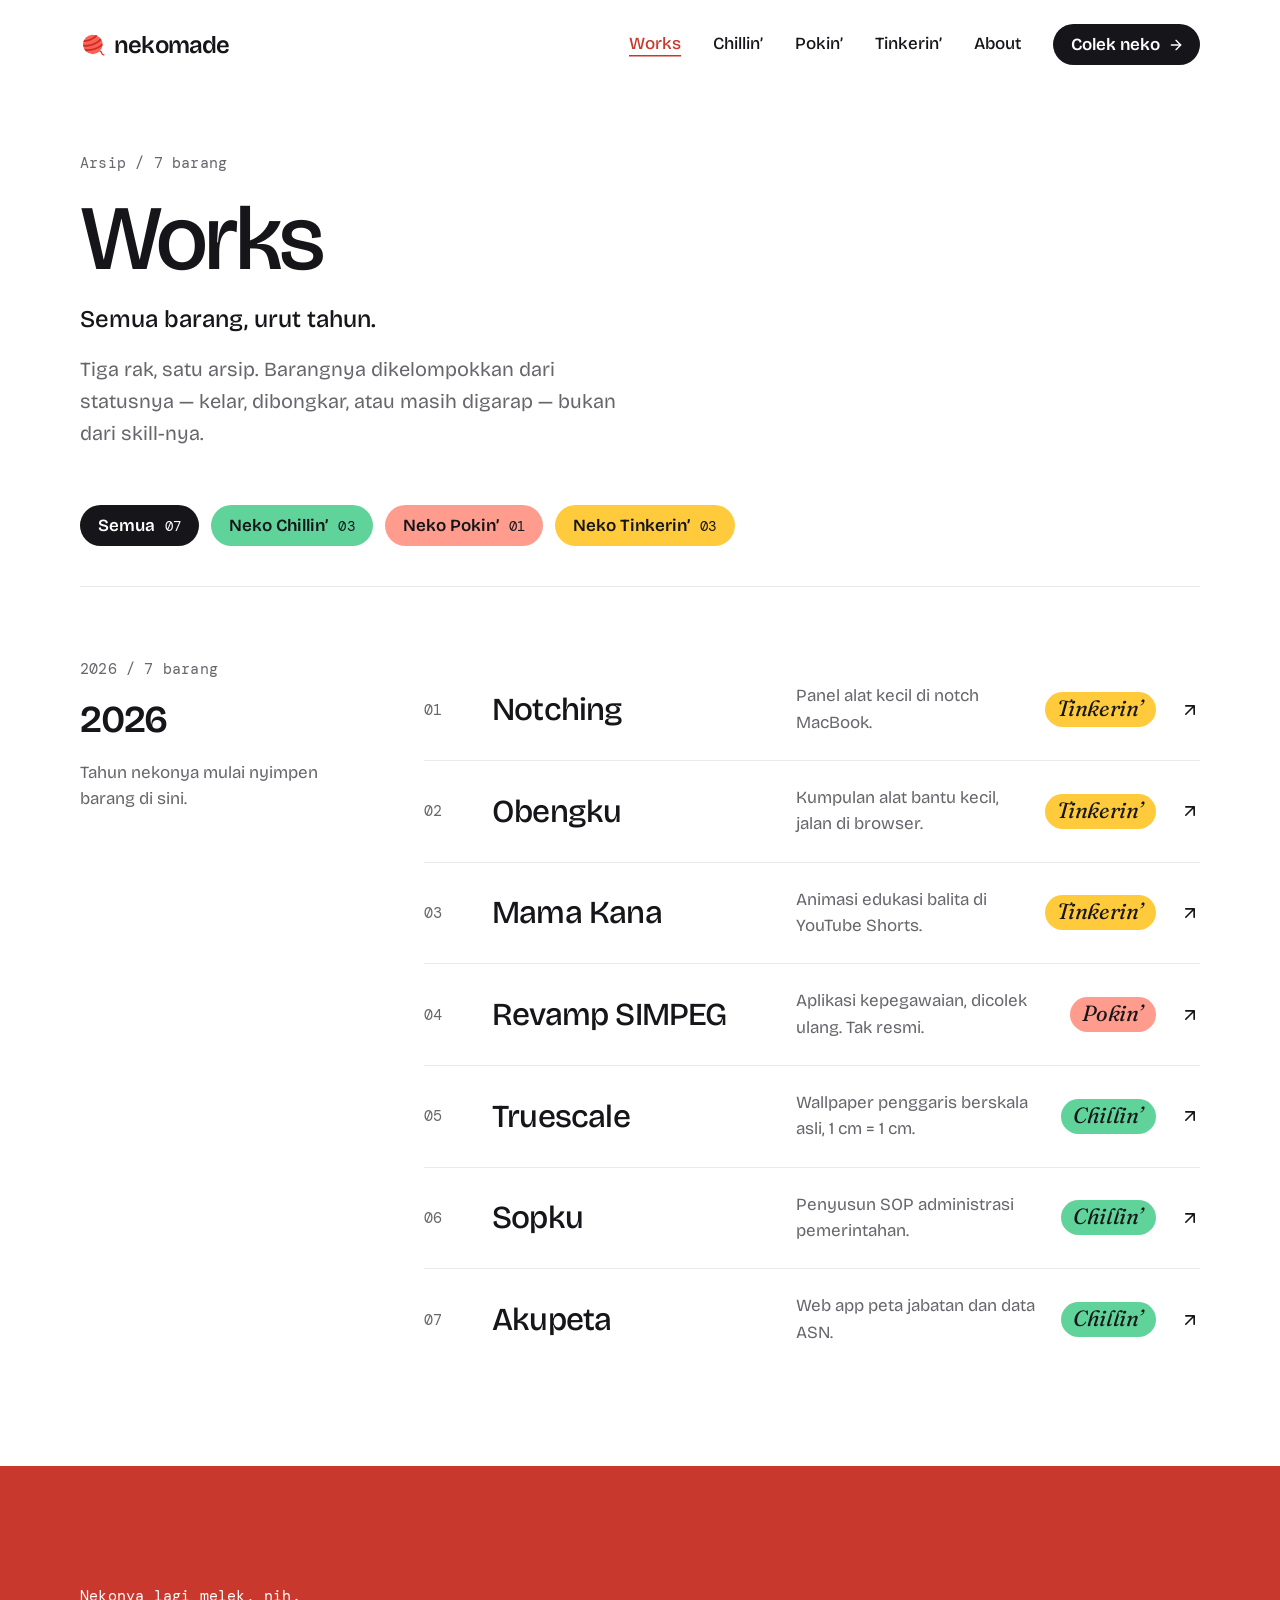
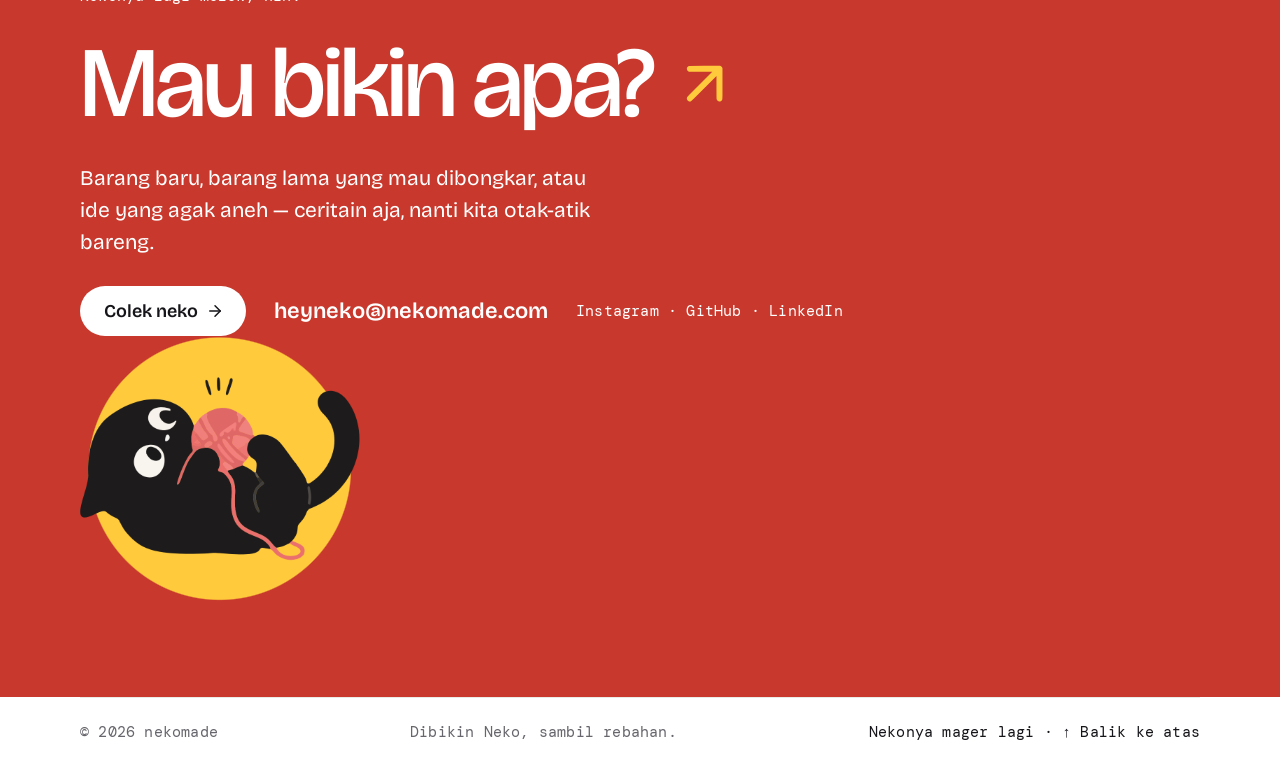
<file: works.html>
<!doctype html>
<html lang="id">
  <head>
    <meta charset="UTF-8" />
    <meta name="viewport" content="width=device-width, initial-scale=1.0" />
    <title>Works — nekomade</title>
    <meta
      name="description"
      content="Semua barang nekomade dalam satu arsip, urut tahun."
    />
    <link rel="preconnect" href="https://fonts.googleapis.com" />
    <link rel="preconnect" href="https://fonts.gstatic.com" crossorigin />
    <link
      href="https://fonts.googleapis.com/css2?family=Bricolage+Grotesque:opsz,wght@12..96,200..800&family=DM+Mono&family=Fraunces:ital,opsz,wght@1,9..144,100..900&display=swap"
      rel="stylesheet"
    />
    <link rel="stylesheet" href="assets/css/styles.css" />
    <link rel="stylesheet" href="assets/css/motion.css" />
    <script src="assets/js/motion.js"></script>
    <script src="assets/js/header.js" defer></script>
  </head>
  <body id="top">
    <header class="header">
      <div class="header__isle">
        <a class="brand" href="index.html">
          <svg class="brand__icon" viewBox="0 0 26 26" width="26" height="26" aria-hidden="true">
            <path
              transform="translate(19.234 18.613)"
              fill="#C6312A"
              d="M1.014 0c1.4105 0.41275 1.90775 1.365 2.1775 2.59025 0.1625 0.741 0.75075 1.12125 1.38125 1.0205 0.39325-0.0585 0.7475 0.1755 0.78 0.55575 0.02925 0.36075-0.273 0.63375-0.715 0.6825-1.0985 0.12675-2.2945-0.49075-2.652-2.10275-0.26325-1.18625-0.767-1.64125-1.98575-1.66075l1.014-1.0855z"
            />
            <circle cx="12.776" cy="12.451" r="9.743" fill="#FF6053" />
            <path
              transform="translate(3.396 2.951)"
              fill="#C6312A"
              d="M12.19075 0c-1.89475 2.431-7.124 5.19675-11.5375 5.19675-0.2925 0.572-0.51675 1.1765-0.65325 1.781 5.43725 0.31525 11.7195-3.28575 14.0985-6.1555-0.6045-0.351-1.248-0.624-1.90775-0.82225z"
            />
            <path
              transform="translate(3.052 6.172)"
              fill="#C6312A"
              d="M17.18275 0c-3.07125 4.446-11.2905 7.371-17.18275 6.62675 0.013 0.637 0.0845 1.24475 0.221 1.7875 5.967 0.6565 14.118-2.15475 18.109-6.66575-0.3315-0.6565-0.71825-1.2415-1.14725-1.7485z"
            />
            <path
              transform="translate(4.118 11.369)"
              fill="#C6312A"
              d="M18.32675 0c-4.29975 4.54025-12.0965 6.93225-18.32675 5.473 0.34775 0.72475 0.82875 1.40075 1.3195 1.95975 6.12625 0.86125 12.792-1.42675 17.004-5.03425 0.08775-0.793 0.091-1.625 0.00325-2.3985z"
            />
          </svg>
          <span class="brand__wordmark">nekomade</span>
        </a>
        <div class="header__chrome">
          <div class="header__chrome-inner">
            <nav class="nav" id="site-nav" aria-label="Utama">
              <a href="works.html" aria-current="page">Works</a>
              <a href="chillin.html">Chillin’</a>
              <a href="pokin.html">Pokin’</a>
              <a href="tinkerin.html">Tinkerin’</a>
              <a href="about.html">About</a>
            </nav>
            <a class="talk" href="colek.html">
              Colek neko
              <svg viewBox="0 0 24 24" aria-hidden="true"><path d="M5 12h14" /><path d="m12 5 7 7-7 7" /></svg>
            </a>
            <button class="header__toggle" type="button" aria-label="Buka menu" aria-expanded="false" aria-controls="site-nav">
              <svg viewBox="0 0 24 24" aria-hidden="true"><path class="header__toggle-top" d="M4 8h16" /><path class="header__toggle-bottom" d="M4 16h16" /></svg>
            </button>
          </div>
        </div>
      </div>
    </header>

    <main>
      <section class="page-head">
        <div class="head-copy">
          <p class="head-no">Arsip / 7 barang</p>
          <h1 class="head-title">Works</h1>
          <p class="head-tagline">Semua barang, urut tahun.</p>
          <p class="head-desc">Tiga rak, satu arsip. Barangnya dikelompokkan dari statusnya — kelar, dibongkar, atau masih digarap — bukan dari skill-nya.</p>
        </div>
        <div class="head-illo" aria-hidden="true">
          <img src="assets/img/illustration/neko-duduk-dengan-benang.png" alt="" width="460" height="460" style="left: -60px" />
        </div>
      </section>

      <ul class="chips" aria-label="Rak">
        <li><a class="pill chip--on" href="works.html" aria-current="page">Semua <span>07</span></a></li>
        <li><a class="pill pill--mint" href="chillin.html">Neko Chillin’ <span>03</span></a></li>
        <li><a class="pill pill--blush" href="pokin.html">Neko Pokin’ <span>01</span></a></li>
        <li><a class="pill pill--warm" href="tinkerin.html">Neko Tinkerin’ <span>03</span></a></li>
      </ul>

      <section class="section">
        <div class="row">
          <div class="rail">
            <p class="rail__no">2026 / 7 barang</p>
            <h2 class="rail__title">2026</h2>
            <p class="rail__desc">Tahun nekonya mulai nyimpen barang di sini.</p>
          </div>
          <div class="content">
            <ol class="work-list">
              <li>
                <a class="work-row" href="https://notching.web.id" target="_blank" rel="noopener noreferrer">
                  <span class="work-row__no">01</span>
                  <span class="work-row__title">Notching</span>
                  <span class="work-row__desc">Panel alat kecil di notch MacBook.</span>
                  <em class="status-pill title-pill--warm">Tinkerin’</em>
                  <svg class="arrow" viewBox="0 0 14 14" aria-hidden="true"><path fill="currentColor" d="M3.94775 3.51367q-0.14014 0.04102-0.25976 0.15381-0.11963 0.11279-0.16065 0.25293-0.05469 0.19482 0.02735 0.39307 0.08545 0.19482 0.25293 0.29394 0.08545 0.02734 0.19482 0.04102 0.1709 0.01367 0.65967 0.02734l3.83496 0-2.45068 2.45068q-1.65088 1.65088-2.05762 2.07129-0.40332 0.42041-0.43408 0.4751-0.10938 0.23926-0.01367 0.46485 0.09912 0.22217 0.32128 0.32128 0.22559 0.0957 0.46485-0.01367 0.05469-0.03076 0.4751-0.43408 0.42041-0.40674 2.07129-2.05762l2.45068-2.45068 0 2.21143q0 2.2251 0.02734 2.31054 0.02734 0.18115 0.15381 0.29395 0.19824 0.19482 0.46143 0.17431 0.2666-0.02051 0.42041-0.24609l0.02734-0.02734q0.04443-0.05469 0.05811-0.18116 0.01367-0.15381 0.02734-0.68701l0-5.37646-0.04102-0.09571q-0.02734-0.11279-0.12646-0.21191-0.09912-0.09912-0.21192-0.12646l-0.0957-0.04102-3.01123 0q-2.99414 0-3.06592 0.01367z" /></svg>
                </a>
              </li>
              <li>
                <a class="work-row" href="https://obengku.nekomade.com" target="_blank" rel="noopener noreferrer">
                  <span class="work-row__no">02</span>
                  <span class="work-row__title">Obengku</span>
                  <span class="work-row__desc">Kumpulan alat bantu kecil, jalan di browser.</span>
                  <em class="status-pill title-pill--warm">Tinkerin’</em>
                  <svg class="arrow" viewBox="0 0 14 14" aria-hidden="true"><path fill="currentColor" d="M3.94775 3.51367q-0.14014 0.04102-0.25976 0.15381-0.11963 0.11279-0.16065 0.25293-0.05469 0.19482 0.02735 0.39307 0.08545 0.19482 0.25293 0.29394 0.08545 0.02734 0.19482 0.04102 0.1709 0.01367 0.65967 0.02734l3.83496 0-2.45068 2.45068q-1.65088 1.65088-2.05762 2.07129-0.40332 0.42041-0.43408 0.4751-0.10938 0.23926-0.01367 0.46485 0.09912 0.22217 0.32128 0.32128 0.22559 0.0957 0.46485-0.01367 0.05469-0.03076 0.4751-0.43408 0.42041-0.40674 2.07129-2.05762l2.45068-2.45068 0 2.21143q0 2.2251 0.02734 2.31054 0.02734 0.18115 0.15381 0.29395 0.19824 0.19482 0.46143 0.17431 0.2666-0.02051 0.42041-0.24609l0.02734-0.02734q0.04443-0.05469 0.05811-0.18116 0.01367-0.15381 0.02734-0.68701l0-5.37646-0.04102-0.09571q-0.02734-0.11279-0.12646-0.21191-0.09912-0.09912-0.21192-0.12646l-0.0957-0.04102-3.01123 0q-2.99414 0-3.06592 0.01367z" /></svg>
                </a>
              </li>
              <li>
                <a class="work-row" href="mamakana.html">
                  <span class="work-row__no">03</span>
                  <span class="work-row__title">Mama Kana</span>
                  <span class="work-row__desc">Animasi edukasi balita di YouTube Shorts.</span>
                  <em class="status-pill title-pill--warm">Tinkerin’</em>
                  <svg class="arrow" viewBox="0 0 14 14" aria-hidden="true"><path fill="currentColor" d="M3.94775 3.51367q-0.14014 0.04102-0.25976 0.15381-0.11963 0.11279-0.16065 0.25293-0.05469 0.19482 0.02735 0.39307 0.08545 0.19482 0.25293 0.29394 0.08545 0.02734 0.19482 0.04102 0.1709 0.01367 0.65967 0.02734l3.83496 0-2.45068 2.45068q-1.65088 1.65088-2.05762 2.07129-0.40332 0.42041-0.43408 0.4751-0.10938 0.23926-0.01367 0.46485 0.09912 0.22217 0.32128 0.32128 0.22559 0.0957 0.46485-0.01367 0.05469-0.03076 0.4751-0.43408 0.42041-0.40674 2.07129-2.05762l2.45068-2.45068 0 2.21143q0 2.2251 0.02734 2.31054 0.02734 0.18115 0.15381 0.29395 0.19824 0.19482 0.46143 0.17431 0.2666-0.02051 0.42041-0.24609l0.02734-0.02734q0.04443-0.05469 0.05811-0.18116 0.01367-0.15381 0.02734-0.68701l0-5.37646-0.04102-0.09571q-0.02734-0.11279-0.12646-0.21191-0.09912-0.09912-0.21192-0.12646l-0.0957-0.04102-3.01123 0q-2.99414 0-3.06592 0.01367z" /></svg>
                </a>
              </li>
              <li>
                <a class="work-row" href="simpeg.html">
                  <span class="work-row__no">04</span>
                  <span class="work-row__title">Revamp SIMPEG</span>
                  <span class="work-row__desc">Aplikasi kepegawaian, dicolek ulang. Tak resmi.</span>
                  <em class="status-pill title-pill--blush">Pokin’</em>
                  <svg class="arrow" viewBox="0 0 14 14" aria-hidden="true"><path fill="currentColor" d="M3.94775 3.51367q-0.14014 0.04102-0.25976 0.15381-0.11963 0.11279-0.16065 0.25293-0.05469 0.19482 0.02735 0.39307 0.08545 0.19482 0.25293 0.29394 0.08545 0.02734 0.19482 0.04102 0.1709 0.01367 0.65967 0.02734l3.83496 0-2.45068 2.45068q-1.65088 1.65088-2.05762 2.07129-0.40332 0.42041-0.43408 0.4751-0.10938 0.23926-0.01367 0.46485 0.09912 0.22217 0.32128 0.32128 0.22559 0.0957 0.46485-0.01367 0.05469-0.03076 0.4751-0.43408 0.42041-0.40674 2.07129-2.05762l2.45068-2.45068 0 2.21143q0 2.2251 0.02734 2.31054 0.02734 0.18115 0.15381 0.29395 0.19824 0.19482 0.46143 0.17431 0.2666-0.02051 0.42041-0.24609l0.02734-0.02734q0.04443-0.05469 0.05811-0.18116 0.01367-0.15381 0.02734-0.68701l0-5.37646-0.04102-0.09571q-0.02734-0.11279-0.12646-0.21191-0.09912-0.09912-0.21192-0.12646l-0.0957-0.04102-3.01123 0q-2.99414 0-3.06592 0.01367z" /></svg>
                </a>
              </li>
              <li>
                <a class="work-row" href="truescale.html">
                  <span class="work-row__no">05</span>
                  <span class="work-row__title">Truescale</span>
                  <span class="work-row__desc">Wallpaper penggaris berskala asli, 1 cm = 1 cm.</span>
                  <em class="status-pill title-pill--mint">Chillin’</em>
                  <svg class="arrow" viewBox="0 0 14 14" aria-hidden="true"><path fill="currentColor" d="M3.94775 3.51367q-0.14014 0.04102-0.25976 0.15381-0.11963 0.11279-0.16065 0.25293-0.05469 0.19482 0.02735 0.39307 0.08545 0.19482 0.25293 0.29394 0.08545 0.02734 0.19482 0.04102 0.1709 0.01367 0.65967 0.02734l3.83496 0-2.45068 2.45068q-1.65088 1.65088-2.05762 2.07129-0.40332 0.42041-0.43408 0.4751-0.10938 0.23926-0.01367 0.46485 0.09912 0.22217 0.32128 0.32128 0.22559 0.0957 0.46485-0.01367 0.05469-0.03076 0.4751-0.43408 0.42041-0.40674 2.07129-2.05762l2.45068-2.45068 0 2.21143q0 2.2251 0.02734 2.31054 0.02734 0.18115 0.15381 0.29395 0.19824 0.19482 0.46143 0.17431 0.2666-0.02051 0.42041-0.24609l0.02734-0.02734q0.04443-0.05469 0.05811-0.18116 0.01367-0.15381 0.02734-0.68701l0-5.37646-0.04102-0.09571q-0.02734-0.11279-0.12646-0.21191-0.09912-0.09912-0.21192-0.12646l-0.0957-0.04102-3.01123 0q-2.99414 0-3.06592 0.01367z" /></svg>
                </a>
              </li>
              <li>
                <a class="work-row" href="sopku.html">
                  <span class="work-row__no">06</span>
                  <span class="work-row__title">Sopku</span>
                  <span class="work-row__desc">Penyusun SOP administrasi pemerintahan.</span>
                  <em class="status-pill title-pill--mint">Chillin’</em>
                  <svg class="arrow" viewBox="0 0 14 14" aria-hidden="true"><path fill="currentColor" d="M3.94775 3.51367q-0.14014 0.04102-0.25976 0.15381-0.11963 0.11279-0.16065 0.25293-0.05469 0.19482 0.02735 0.39307 0.08545 0.19482 0.25293 0.29394 0.08545 0.02734 0.19482 0.04102 0.1709 0.01367 0.65967 0.02734l3.83496 0-2.45068 2.45068q-1.65088 1.65088-2.05762 2.07129-0.40332 0.42041-0.43408 0.4751-0.10938 0.23926-0.01367 0.46485 0.09912 0.22217 0.32128 0.32128 0.22559 0.0957 0.46485-0.01367 0.05469-0.03076 0.4751-0.43408 0.42041-0.40674 2.07129-2.05762l2.45068-2.45068 0 2.21143q0 2.2251 0.02734 2.31054 0.02734 0.18115 0.15381 0.29395 0.19824 0.19482 0.46143 0.17431 0.2666-0.02051 0.42041-0.24609l0.02734-0.02734q0.04443-0.05469 0.05811-0.18116 0.01367-0.15381 0.02734-0.68701l0-5.37646-0.04102-0.09571q-0.02734-0.11279-0.12646-0.21191-0.09912-0.09912-0.21192-0.12646l-0.0957-0.04102-3.01123 0q-2.99414 0-3.06592 0.01367z" /></svg>
                </a>
              </li>
              <li>
                <a class="work-row" href="akupeta.html">
                  <span class="work-row__no">07</span>
                  <span class="work-row__title">Akupeta</span>
                  <span class="work-row__desc">Web app peta jabatan dan data ASN.</span>
                  <em class="status-pill title-pill--mint">Chillin’</em>
                  <svg class="arrow" viewBox="0 0 14 14" aria-hidden="true"><path fill="currentColor" d="M3.94775 3.51367q-0.14014 0.04102-0.25976 0.15381-0.11963 0.11279-0.16065 0.25293-0.05469 0.19482 0.02735 0.39307 0.08545 0.19482 0.25293 0.29394 0.08545 0.02734 0.19482 0.04102 0.1709 0.01367 0.65967 0.02734l3.83496 0-2.45068 2.45068q-1.65088 1.65088-2.05762 2.07129-0.40332 0.42041-0.43408 0.4751-0.10938 0.23926-0.01367 0.46485 0.09912 0.22217 0.32128 0.32128 0.22559 0.0957 0.46485-0.01367 0.05469-0.03076 0.4751-0.43408 0.42041-0.40674 2.07129-2.05762l2.45068-2.45068 0 2.21143q0 2.2251 0.02734 2.31054 0.02734 0.18115 0.15381 0.29395 0.19824 0.19482 0.46143 0.17431 0.2666-0.02051 0.42041-0.24609l0.02734-0.02734q0.04443-0.05469 0.05811-0.18116 0.01367-0.15381 0.02734-0.68701l0-5.37646-0.04102-0.09571q-0.02734-0.11279-0.12646-0.21191-0.09912-0.09912-0.21192-0.12646l-0.0957-0.04102-3.01123 0q-2.99414 0-3.06592 0.01367z" /></svg>
                </a>
              </li>
            </ol>
          </div>
        </div>
      </section>

      <section class="kontak" id="kontak">
        <div class="kontak__inner">
          <p class="kontak__eyebrow">Nekonya lagi melek, nih.</p>
          <a class="kontak__headline" href="mailto:heyneko@nekomade.com">
            <span>Mau bikin apa?</span>
            <svg viewBox="0 0 14 14" aria-hidden="true">
              <path
                fill="currentColor"
                d="M3.94775 3.51367q-0.14014 0.04102-0.25976 0.15381-0.11963 0.11279-0.16065 0.25293-0.05469 0.19482 0.02735 0.39307 0.08545 0.19482 0.25293 0.29394 0.08545 0.02734 0.19482 0.04102 0.1709 0.01367 0.65967 0.02734l3.83496 0-2.45068 2.45068q-1.65088 1.65088-2.05762 2.07129-0.40332 0.42041-0.43408 0.4751-0.10938 0.23926-0.01367 0.46485 0.09912 0.22217 0.32128 0.32128 0.22559 0.0957 0.46485-0.01367 0.05469-0.03076 0.4751-0.43408 0.42041-0.40674 2.07129-2.05762l2.45068-2.45068 0 2.21143q0 2.2251 0.02734 2.31054 0.02734 0.18115 0.15381 0.29395 0.19824 0.19482 0.46143 0.17431 0.2666-0.02051 0.42041-0.24609l0.02734-0.02734q0.04443-0.05469 0.05811-0.18116 0.01367-0.15381 0.02734-0.68701l0-5.37646-0.04102-0.09571q-0.02734-0.11279-0.12646-0.21191-0.09912-0.09912-0.21192-0.12646l-0.0957-0.04102-3.01123 0q-2.99414 0-3.06592 0.01367z"
              />
            </svg>
          </a>
          <p class="kontak__text">
            Barang baru, barang lama yang mau dibongkar, atau ide yang agak aneh — ceritain aja,
            nanti kita otak-atik bareng.
          </p>
          <div class="kontak__links">
            <a class="kontak__cta" href="colek.html">
              Colek neko
              <svg viewBox="0 0 24 24" aria-hidden="true"><path d="M5 12h14" /><path d="m12 5 7 7-7 7" /></svg>
            </a>
            <a class="kontak__email" href="mailto:heyneko@nekomade.com">heyneko@nekomade.com</a>
            <p class="kontak__socials">
              <a href="#">Instagram</a> · <a href="#">GitHub</a> · <a href="#">LinkedIn</a>
            </p>
          </div>
          <img
            class="kontak__neko"
            loading="lazy"
            src="assets/img/illustration/neko-berbaring-memeluk-benang.png"
            alt=""
            width="700"
            height="700"
            aria-hidden="true"
          />
        </div>
      </section>
    </main>

    <footer class="footer">
      <div class="footer__inner">
        <p>© 2026 nekomade</p>
        <p>Dibikin Neko, sambil rebahan.</p>
        <p class="footer__right">Nekonya mager lagi · <a href="#top">↑ Balik ke atas</a></p>
      </div>
    </footer>
  </body>
</html>
</file>
<file: assets/css/styles.css>
:root {
  --bg: #ffffff;
  --surface: #f6f6f3;
  --card: #ffffff;
  --ink: #16161a;
  --gray: #66666c;
  --line: #eaeae6;
  --coral: #ff6b5c;
  --coral-text: #c8382c;
  --tint-warm: #ffcb3d;
  --mint: #5fd39a;
  --blush: #ff9c8e;
  --sky: #6cc3ff;
  --lilac: #b79cff;

  --font: "Bricolage Grotesque", system-ui, sans-serif;
  --mono: "DM Mono", ui-monospace, monospace;
  --serif: Fraunces, Georgia, serif;

  --gutter: 80px;

  /* Oversized arrow with soft rounded corners: ink by default, coral on
     anything clickable. Falls back to the system cursor. */
  --cursor-default:
    url("data:image/svg+xml,%3Csvg xmlns='http://www.w3.org/2000/svg' width='32' height='32' viewBox='0 0 32 32'%3E%3Cpath d='M6 4v21.5l5.6-5.2 3.9 8.6 4-1.8-3.8-8.4 7.8-.4z' fill='%2316161a' stroke='%23fff' stroke-width='2.5' stroke-linejoin='round' paint-order='stroke'/%3E%3C/svg%3E")
      6 4,
    default;
  --cursor-pointer:
    url("data:image/svg+xml,%3Csvg xmlns='http://www.w3.org/2000/svg' width='32' height='32' viewBox='0 0 32 32'%3E%3Cpath d='M6 4v21.5l5.6-5.2 3.9 8.6 4-1.8-3.8-8.4 7.8-.4z' fill='%23ff6b5c' stroke='%2316161a' stroke-width='2.5' stroke-linejoin='round' paint-order='stroke'/%3E%3C/svg%3E")
      6 4,
    pointer;
}

@media (hover: hover) and (pointer: fine) {
  html {
    cursor: var(--cursor-default);
  }

  a,
  button,
  label,
  summary,
  [role="button"] {
    cursor: var(--cursor-pointer);
  }

  input:not([type="checkbox"], [type="radio"]),
  textarea {
    cursor: text;
  }
}

*,
::before,
::after {
  box-sizing: border-box;
}

html {
  scroll-behavior: smooth;
}

body {
  margin: 0;
  background: var(--bg);
  color: var(--ink);
  font-family: var(--font);
  -webkit-font-smoothing: antialiased;
}

h1,
h2,
h3,
p,
ul {
  margin: 0;
}

ul {
  padding: 0;
  list-style: none;
}

a {
  color: inherit;
  text-decoration: none;
}

a:hover {
  color: var(--coral-text);
}

a:focus-visible {
  outline: 2px solid var(--ink);
  outline-offset: 4px;
  border-radius: 4px;
}

img {
  display: block;
}

/* Header: a full-width bar at the top of the page that turns into a floating
   glass island once you scroll. On desktop the island shrinks to the logo and
   opens up on hover; on mobile the links move into a dropdown.

   The island animates between pixel widths. header.js measures the logo, the
   links and the CTA (--brand-w, --links-w, --talk-w); the widths below are
   built from those plus the spacing of the current state, so every
   transition already knows where it ends. */

.header {
  --isle-smooth: cubic-bezier(0.25, 1, 0.5, 1);
  --isle-spring: var(--isle-smooth);
  --isle-ease: var(--isle-smooth);
  --isle-dur: 0.6s;
  --pad-l: var(--gutter);
  --pad-r: var(--gutter);
  --nav-gap: 32px;
  --chrome-gap: 32px;
  --chrome-w: calc(
    var(--chrome-gap) * 2 + var(--links-w, 420px) + var(--nav-gap) * var(--link-gaps, 4) +
      var(--talk-w, 150px) + 2px
  );
  position: relative;
  z-index: 800;
  height: var(--header-h, 89px);
}

@supports (transition-timing-function: linear(0, 1)) {
  .header {
    /* Critically damped: settles without overshooting. */
    --isle-smooth: linear(
      0, 0.045, 0.144, 0.264, 0.385, 0.496, 0.594, 0.677, 0.745, 0.801, 0.845, 0.881, 0.908,
      0.93, 0.947, 0.96, 0.969, 0.977, 0.983, 0.987, 0.99, 0.993, 0.995, 0.996, 1
    );
    /* Underdamped: overshoots by about 4% before it settles. */
    --isle-spring: linear(
      0, 0.026, 0.091, 0.181, 0.284, 0.392, 0.498, 0.597, 0.687, 0.765, 0.832, 0.888, 0.933,
      0.968, 0.994, 1.013, 1.026, 1.034, 1.037, 1.038, 1.037, 1.035, 1.031, 1.027, 1.023, 1.019,
      1.015, 1.012, 1.009, 1.006, 1.004, 1.002, 1
    );
  }
}

.header.is-floating {
  --pad-l: 16px;
  --pad-r: 10px;
  --nav-gap: 22px;
  --chrome-gap: 24px;
}

.header__isle {
  position: fixed;
  top: 0;
  left: 0;
  right: 0;
  display: flex;
  align-items: center;
  width: 100%;
  max-width: 1440px;
  height: var(--header-h, 89px);
  margin: 0 auto;
  padding: 0 var(--pad-r) 0 var(--pad-l);
  border-radius: 999px;
  transition-property: top, width, max-width, height, padding;
  transition-duration: var(--isle-dur);
  transition-timing-function: var(--isle-ease);
}

/* Liquid glass, after Notching's light glass (peek.css and glass_rules.rs):
   a 40% white tint over a lightly blurred, more saturated backdrop, a faint
   diagonal sheen, and a shine on the rim lit from the top left. header.js
   draws the shine for the island's size and, in Chromium, bends the edge with
   an SVG filter; other browsers keep the plain glass. */
.header__isle::before,
.header__isle::after {
  content: "";
  position: absolute;
  z-index: -1;
  inset: 0;
  border-radius: inherit;
  opacity: 0;
  transition: opacity 0.4s ease;
  pointer-events: none;
}

/* The glass reaches --lens-pad past the pill, so the bending edge has the
   page just outside it to show, and is clipped back to the pill. */
.header__isle::before {
  inset: calc(var(--lens-pad, 0px) * -1);
  clip-path: inset(var(--lens-pad, 0px) round 999px);
  background:
    linear-gradient(135deg, rgb(255 255 255 / 12%), transparent 40%, transparent 70%, rgb(255 255 255 / 5%)),
    rgb(255 255 255 / var(--glass-tint, 40%));
  -webkit-backdrop-filter: blur(3.5px) saturate(1.3);
  backdrop-filter: blur(3.5px) saturate(1.3);
}

.header__isle::after {
  background: var(--isle-shine, none) center / 100% 100% no-repeat;
  box-shadow:
    0 14px 36px -14px rgb(22 22 26 / 22%),
    0 0 0 1px rgb(22 22 26 / 6%),
    inset 0 1px rgb(255 255 255 / 95%),
    inset 0 0 0 1px rgb(255 255 255 / 50%);
}

.header.is-floating.has-lens .header__isle::before {
  -webkit-backdrop-filter: url(#isle-lens);
  backdrop-filter: url(#isle-lens);
}

@media (prefers-reduced-transparency: reduce) {
  .header {
    --glass-tint: 92%;
  }
}

.header.is-floating .header__isle {
  top: 12px;
  width: calc(100% - 24px);
  max-width: calc(var(--pad-l) + var(--brand-w, 150px) + var(--chrome-w) + var(--pad-r));
  height: 60px;
}

.header.is-floating .header__isle::before,
.header.is-floating .header__isle::after {
  opacity: 1;
  transition-duration: 0.3s;
}

.brand {
  display: flex;
  flex: none;
  align-items: center;
  gap: 8px;
}

.brand:hover {
  color: var(--ink);
}

.brand__wordmark {
  font-size: 24px;
  font-weight: 600;
  letter-spacing: -0.8px;
}

.header__chrome {
  display: flex;
  flex: none;
  margin-left: auto;
  max-width: var(--chrome-w);
  overflow: hidden;
  transition:
    max-width var(--isle-dur) var(--isle-ease),
    opacity 0.3s cubic-bezier(0.2, 0, 0, 1),
    filter 0.3s cubic-bezier(0.2, 0, 0, 1);
}

.header__chrome-inner {
  display: flex;
  flex: none;
  align-items: center;
  gap: var(--chrome-gap);
  padding-left: var(--chrome-gap);
  transition:
    gap var(--isle-dur) var(--isle-ease),
    padding var(--isle-dur) var(--isle-ease),
    translate var(--isle-dur) var(--isle-ease);
}

.nav {
  display: flex;
  align-items: center;
  gap: var(--nav-gap);
  font-size: 17px;
  font-weight: 500;
  white-space: nowrap;
  transition: gap var(--isle-dur) var(--isle-ease);
}

.talk {
  display: flex;
  align-items: center;
  gap: 8px;
  padding: 10px 16px 10px 18px;
  border-radius: 999px;
  background: var(--ink);
  color: var(--bg);
  font-size: 17px;
  font-weight: 600;
  white-space: nowrap;
}

.talk:hover,
.talk[aria-current="page"] {
  background: var(--coral-text);
  color: var(--bg);
}

.nav a[aria-current="page"] {
  color: var(--coral-text);
}

.header__toggle {
  display: none;
  place-items: center;
  flex: none;
  width: 44px;
  height: 44px;
  padding: 0;
  border: 0;
  border-radius: 50%;
  background: none;
  color: var(--ink);
  cursor: inherit;
}

.header__toggle:focus-visible {
  outline: 2px solid var(--ink);
  outline-offset: 2px;
}

.header__toggle svg {
  width: 22px;
  height: 22px;
  fill: none;
  stroke: currentColor;
  stroke-width: 2;
  stroke-linecap: round;
}

.header__toggle path {
  transform-origin: 12px 12px;
  transition: transform 0.4s var(--isle-smooth);
}

.header.is-open .header__toggle-top {
  transform: translateY(4px) rotate(45deg);
}

.header.is-open .header__toggle-bottom {
  transform: translateY(-4px) rotate(-45deg);
}

/* Desktop island: only the logo shows until you hover or tab into it. Opening
   springs a little; closing settles without a bounce, so the pill never dips
   under the logo. */
@media (min-width: 861px) {
  .header.is-floating.is-expanded {
    --isle-ease: var(--isle-spring);
  }

  .header.is-floating:not(.is-expanded) {
    --pad-r: 20px;
  }

  .header.is-floating:not(.is-expanded) .header__isle {
    max-width: calc(var(--pad-l) + var(--brand-w, 150px) + var(--pad-r));
  }

  .header.is-floating:not(.is-expanded) .header__chrome {
    max-width: 0;
    opacity: 0;
    filter: blur(10px);
    pointer-events: none;
    transition:
      max-width var(--isle-dur) var(--isle-ease),
      opacity 0.18s ease-out,
      filter 0.25s ease-out;
  }

  .header.is-floating:not(.is-expanded) .header__chrome-inner {
    translate: -20px 0;
  }
}

/* Mobile: logo, CTA and a menu button; the links drop down in a panel. */
@media (max-width: 860px) {
  .header {
    --header-h: 76px;
  }

  .header.is-floating {
    --pad-l: 16px;
    --pad-r: 6px;
  }

  .header.is-floating .header__isle {
    max-width: none;
  }

  .header__chrome {
    max-width: none;
    overflow: visible;
  }

  .header__chrome-inner {
    gap: 4px;
    padding-left: 12px;
  }

  .talk {
    padding: 8px 14px 8px 16px;
    font-size: 15px;
  }

  .header__toggle {
    display: grid;
  }

  .nav {
    position: absolute;
    top: calc(100% + 10px);
    right: 12px;
    flex-direction: column;
    align-items: stretch;
    gap: 2px;
    min-width: 220px;
    padding: 8px;
    border: 1px solid var(--line);
    border-radius: 20px;
    background: var(--bg);
    box-shadow: 0 18px 50px -12px rgb(22 22 26 / 22%);
    transform-origin: 100% 0;
    opacity: 0;
    visibility: hidden;
    transform: translateY(-8px) scale(0.96);
    filter: blur(4px);
    transition:
      opacity 0.2s ease,
      transform 0.3s var(--isle-smooth),
      filter 0.2s ease,
      visibility 0s linear 0.3s;
  }

  .header.is-floating .nav {
    right: 0;
  }

  .header.is-open .nav {
    opacity: 1;
    visibility: visible;
    transform: none;
    filter: none;
    transition:
      opacity 0.25s ease,
      transform 0.45s var(--isle-spring),
      filter 0.25s ease;
  }

  .header .header__chrome .nav a {
    padding: 12px 16px;
    border-radius: 12px;
    background: none;
  }

  .header .header__chrome .nav a:hover {
    background: var(--surface);
  }
}

@media (max-width: 380px) {
  .brand__wordmark {
    font-size: 21px;
  }

  .talk svg {
    display: none;
  }
}

@media (prefers-reduced-motion: reduce) {
  .header__isle,
  .header__isle::before,
  .header__isle::after,
  .header__chrome,
  .header__chrome-inner,
  .nav,
  .header__toggle path {
    transition: none !important;
  }
}

/* Hero */

.hero {
  display: flex;
  flex-direction: column;
  align-items: center;
  gap: 36px;
  max-width: 1440px;
  margin: 0 auto;
  padding: 72px var(--gutter) 104px;
  overflow-x: clip;
}

.hero__illo {
  position: relative;
  width: 220px;
  height: 226px;
}

.hero__disc {
  position: absolute;
  top: 44px;
  left: 14px;
  width: 180px;
  height: 180px;
  border-radius: 50%;
  background: var(--tint-warm);
}

.hero__illo img {
  position: absolute;
  top: -69px;
  left: -89px;
  width: 390px;
  height: 390px;
  max-width: none;
}

.headline {
  display: flex;
  flex-direction: column;
  align-items: center;
  gap: 2px;
  text-align: center;
  font-weight: 500;
}

.headline__line {
  font-size: clamp(48px, 7.2vw, 104px);
  line-height: 1;
  letter-spacing: -0.03em;
}

.headline__serif {
  font-family: var(--serif);
  font-size: clamp(50px, 7.5vw, 108px);
  font-style: italic;
  font-weight: 400;
  line-height: 1.05;
  letter-spacing: -0.028em;
  color: var(--coral-text);
}

.hero__intro {
  max-width: 744px;
  color: var(--gray);
  font-size: 21px;
  line-height: 33px;
  text-align: center;
}

.pills {
  display: flex;
  flex-wrap: wrap;
  justify-content: center;
  gap: 12px;
}

.pill {
  display: flex;
  align-items: center;
  gap: 10px;
  padding: 10px 18px;
  border-radius: 999px;
  font-size: 17px;
  font-weight: 600;
  white-space: nowrap;
}

.pill:hover {
  color: var(--ink);
}

.pill span {
  font-family: var(--mono);
  font-size: 14px;
  font-weight: 400;
  letter-spacing: 0.2px;
}

.pill--mint,
.title-pill--mint,
.tile__no--mint {
  background: var(--mint);
}

.pill--blush,
.title-pill--blush,
.tile__no--blush {
  background: var(--blush);
}

.pill--warm,
.title-pill--warm,
.tile__no--warm {
  background: var(--tint-warm);
}

.pill--lilac,
.title-pill--lilac,
.tile__no--lilac {
  background: var(--lilac);
}

.pill--sky,
.tile__no--sky {
  background: var(--sky);
}

/* Sections */

.section {
  max-width: 1440px;
  margin: 0 auto;
  padding: 0 var(--gutter);
  scroll-margin-top: 16px;
}

.row {
  display: flex;
  gap: 64px;
  padding: 72px 0 96px;
  border-top: 1px solid var(--line);
}

.rail {
  display: flex;
  flex: none;
  flex-direction: column;
  gap: 18px;
  width: 280px;
}

.rail__no,
.foot-row,
.panel__tag,
.day__label {
  font-family: var(--mono);
  font-size: 15px;
  letter-spacing: 0.2px;
}

.rail__no {
  color: var(--gray);
}

.rail__title {
  display: flex;
  align-items: center;
  gap: 10px;
  font-size: 38px;
  font-weight: 600;
  letter-spacing: -1.2px;
}

.title-pill {
  padding: 2px 18px 6px 14px;
  border-radius: 999px;
  font-family: var(--serif);
  font-size: 36px;
  font-style: italic;
  font-weight: 400;
  letter-spacing: -0.6px;
}

.rail__tagline {
  font-size: 18px;
  font-weight: 500;
  line-height: 25px;
}

.rail__desc {
  color: var(--gray);
  font-size: 17px;
  line-height: 26px;
}

.rail__illo {
  position: relative;
  width: 200px;
  height: 140px;
  overflow: hidden;
}

.rail__illo img {
  position: absolute;
  top: -137px;
  left: -98px;
  width: 400px;
  height: 400px;
  max-width: none;
}

.content {
  display: flex;
  flex: 1;
  flex-direction: column;
  gap: 40px;
  min-width: 0;
}

.foot-row {
  display: flex;
  flex-wrap: wrap;
  justify-content: space-between;
  gap: 8px 24px;
  color: var(--gray);
}

.foot-row a {
  color: var(--ink);
}

.foot-row a:hover {
  color: var(--coral-text);
}

/* Project panels */

.panel {
  display: flex;
  align-items: center;
  gap: 40px;
  height: 560px;
  padding-left: 48px;
  overflow: hidden;
  border-radius: 24px;
  background: var(--surface);
}

.panel__copy {
  display: flex;
  flex: none;
  flex-direction: column;
  align-items: flex-start;
  gap: 20px;
  width: 300px;
}

.panel--wide-copy .panel__copy {
  width: 330px;
}

.panel__tag {
  color: var(--coral-text);
}

.panel__title {
  font-size: 56px;
  font-weight: 500;
  line-height: 1;
  letter-spacing: -1.8px;
}

.panel__title em {
  display: block;
  font-family: var(--serif);
  font-weight: 400;
  line-height: 59px;
  letter-spacing: -1.2px;
  color: var(--coral-text);
}

.panel__desc {
  color: var(--gray);
  font-size: 18px;
  line-height: 28px;
}

.panel__note {
  color: var(--gray);
  font-family: var(--mono);
  font-size: 13px;
  line-height: 21px;
  letter-spacing: 0.2px;
}

.panel__link {
  font-size: 18px;
  font-weight: 600;
}

.panel__visual {
  position: relative;
  flex: 1;
  align-self: stretch;
  min-width: 0;
}

.panel__visual img {
  position: absolute;
  max-width: none;
}

.panel__visual--akupeta img {
  top: 10px;
  left: -100px;
  width: 960px;
  height: 540px;
}

.panel__visual--simpeg img {
  top: -34px;
  left: -175px;
  width: 1056px;
  height: 594px;
}

/* Sopku panel: browser window + floating document */

.panel--sopku .panel__copy {
  width: 320px;
}

.panel__actions {
  display: flex;
  flex-wrap: wrap;
  align-items: center;
  gap: 14px 20px;
}

.panel__btn {
  display: inline-flex;
  align-items: center;
  gap: 8px;
  padding: 10px 16px 10px 18px;
  border-radius: 999px;
  background: var(--ink);
  color: var(--bg);
  font-size: 16px;
  font-weight: 600;
  transition:
    transform 0.25s var(--ease-out),
    background 0.25s ease;
}

.panel__btn:hover {
  background: var(--coral-text);
  transform: translateY(-2px);
}

.panel__btn svg {
  width: 16px;
  height: 16px;
  fill: none;
  stroke: currentColor;
  stroke-width: 2.2;
  stroke-linecap: round;
  stroke-linejoin: round;
}

.panel--sopku .panel__link {
  font-size: 16px;
}

.panel__visual--sopku {
  transform-origin: 0 0;
  transform: scale(var(--sopku-scale, 1));
  --win-x: 16px;
  --win-y: 64px;
  --win-w: 500px;
  --win-h: 316px;
  --doc-x: 228px;
  --doc-y: 296px;
  --doc-w: 280px;
  --doc-h: 182px;
  --doc-img-x: -118px;
  --doc-img-y: -14px;
  --doc-img-w: 412px;
  --doc-img-h: 237px;
}

.panel__visual--sopku-rack {
  --win-x: 48px;
  --win-y: 40px;
  --win-w: 760px;
  --win-h: 465px;
  --doc-x: 470px;
  --doc-y: 282px;
  --doc-w: 380px;
  --doc-h: 247px;
  --doc-img-x: -160px;
  --doc-img-y: -18px;
  --doc-img-w: 559px;
  --doc-img-h: 322px;
}

.sopku-win {
  position: absolute;
  top: var(--win-y);
  left: var(--win-x);
  width: var(--win-w);
  height: var(--win-h);
  overflow: hidden;
  border: 1px solid #0000001f;
  border-radius: 14px;
  background: #fff;
}

.sopku-win__bar {
  display: flex;
  align-items: center;
  gap: 8px;
  height: 30px;
  padding: 0 14px;
  border-bottom: 1px solid #0000001a;
  background: #f6f6f8;
}

.sopku-win__bar i {
  display: block;
  width: 12px;
  height: 12px;
  border-radius: 50%;
}

.panel__visual--sopku .sopku-win img {
  top: 30px;
  left: 0;
  width: var(--win-w);
  height: calc(var(--win-h) - 30px);
}

.sopku-doc {
  position: absolute;
  top: var(--doc-y);
  left: var(--doc-x);
  width: var(--doc-w);
  height: var(--doc-h);
  overflow: hidden;
  border: 1px solid #0000001a;
  border-radius: 6px;
  background: #fff;
}

.panel__visual--sopku .sopku-doc img {
  top: var(--doc-img-y);
  left: var(--doc-img-x);
  width: var(--doc-img-w);
  height: var(--doc-img-h);
}

@media (max-width: 1100px) {
  .panel__visual--sopku {
    --sopku-scale: 0.72;
  }

  .panel__visual--sopku-rack {
    --sopku-scale: 0.55;
  }
}

@media (max-width: 960px) {
  .panel__visual--sopku-rack {
    --sopku-scale: 0.46;
  }
}

@media (max-width: 860px) {
  .panel__visual--sopku {
    --sopku-scale: 0.72;
  }

  .panel__visual--sopku-rack {
    --sopku-scale: 0.6;
  }
}

@media (max-width: 700px) {
  .panel__visual--sopku-rack {
    --sopku-scale: 0.5;
  }
}

@media (max-width: 560px) {
  .panel__visual--sopku {
    --sopku-scale: 0.56;
  }

  .panel__visual--sopku-rack {
    --sopku-scale: 0.42;
  }
}


.mamakana__channel {
  top: 60px;
  left: 0;
  width: 490px;
  height: 390px;
  border: 1px solid var(--line);
  border-radius: 14px;
}

.mamakana__short {
  top: 150px;
  left: 338px;
  width: 204px;
  height: 363px;
  object-fit: cover;
  border-radius: 22px;
  outline: 5px solid #fff;
  box-shadow: 0 12px 32px #16161a26;
}

.obengku__home {
  top: 56px;
  left: 0;
  width: 720px;
  height: 450px;
  object-fit: cover;
  object-position: top left;
  border: 1px solid var(--line);
  border-radius: 14px;
}

.obengku__card {
  top: 200px;
  left: 600px;
  width: 220px;
  height: 292px;
  object-fit: cover;
  border-radius: 18px;
  outline: 5px solid #fff;
  box-shadow: 0 12px 32px #16161a26;
}

@media (min-width: 1201px) {
  .content .obengku__home {
    width: 640px;
    height: 400px;
  }

  .content .obengku__card {
    left: 330px;
    top: 190px;
    width: 200px;
    height: 265px;
  }
}

/* Notching: notch is centred, so the stage scales with the panel instead of bleeding */

.notching__stage {
  position: absolute;
  top: 56px;
  left: 0;
  width: min(720px, 100% - 24px);
  aspect-ratio: 16 / 10;
}

.panel__visual .notching__home {
  inset: 0;
  width: 100%;
  height: 100%;
  border-radius: 14px;
}

.panel__visual .notching__card {
  top: 64%;
  left: 56%;
  width: 42%;
  height: auto;
  aspect-ratio: 640 / 300;
  border-radius: 14px;
  outline: 4px solid #fff;
  box-shadow: 0 12px 32px #16161a26;
}

@media (max-width: 860px) {
  .panel .panel__visual--notching {
    height: auto;
    padding-bottom: 32px;
  }

  .notching__stage {
    position: relative;
    top: 0;
    width: min(560px, 100% - 24px);
  }
}

/* Playin' tiles */

.tiles {
  display: grid;
  grid-template-columns: repeat(3, 1fr);
  gap: 20px;
}

.tile {
  display: flex;
  flex-direction: column;
  justify-content: space-between;
  height: 200px;
  padding: 21px;
  border: 1px solid var(--line);
  border-radius: 16px;
  background: var(--card);
}

.tile__no {
  display: grid;
  place-items: center;
  width: 36px;
  height: 36px;
  border-radius: 50%;
  font-family: var(--mono);
  font-size: 14px;
  letter-spacing: 0.2px;
}

.tile__title {
  margin-bottom: 6px;
  font-size: 24px;
  font-weight: 600;
  letter-spacing: -0.5px;
}

.tile__desc {
  color: var(--gray);
  font-size: 16px;
  line-height: 23px;
}

.tile--neko {
  position: relative;
  padding: 0;
  overflow: hidden;
  border: 0;
  background: var(--surface);
}

.tile--neko img {
  position: absolute;
  top: -110px;
  left: -40px;
  width: 400px;
  height: 400px;
  max-width: none;
}

/* Tentang */

.about__lead {
  font-size: clamp(32px, 3.4vw, 48px);
  font-weight: 500;
  line-height: 1.1;
  letter-spacing: -0.03em;
}

.about__text {
  max-width: 640px;
  color: var(--gray);
  font-size: 20px;
  line-height: 32px;
}

.day {
  display: flex;
  flex-direction: column;
  gap: 12px;
}

.day__bar {
  display: flex;
  gap: 4px;
  height: 56px;
}

.day__seg {
  display: flex;
  align-items: center;
  padding: 0 16px;
  border-radius: 12px;
  font-family: var(--mono);
  font-size: 14px;
  letter-spacing: 0.2px;
  white-space: nowrap;
}

.day__seg--rebahan {
  flex: 16;
  background: var(--mint);
}

.day__seg--kepo {
  flex: 5;
  background: var(--tint-warm);
}

.day__seg--nafkah {
  flex: 8;
  background: var(--blush);
}

.day__note {
  color: var(--gray);
  font-family: var(--mono);
  font-size: 14px;
  letter-spacing: 0.2px;
}

/* Kontak */

.kontak {
  position: relative;
  overflow: hidden;
  background: var(--tint-warm);
}

.kontak__inner {
  position: relative;
  z-index: 1;
  display: flex;
  flex-direction: column;
  align-items: flex-start;
  gap: 28px;
  max-width: 1440px;
  margin: 0 auto;
  padding: 120px var(--gutter) 128px;
}

.kontak__eyebrow {
  font-family: var(--mono);
  font-size: 15px;
  letter-spacing: 0.2px;
}

.kontak__headline {
  display: flex;
  align-items: center;
  gap: 16px;
  font-size: clamp(40px, 7.8vw, 112px);
  font-weight: 500;
  line-height: 1;
  letter-spacing: -0.03em;
  white-space: nowrap;
}

.kontak__headline:hover {
  color: var(--ink);
}

.kontak__headline svg {
  width: 0.714em;
  height: 0.714em;
  color: var(--coral-text);
  transition: transform 0.2s ease;
}

.kontak__headline:hover svg {
  transform: translate(6px, -6px);
}

.kontak__text {
  max-width: 520px;
  font-size: 21px;
  line-height: 32px;
}

.kontak__links {
  display: flex;
  flex-wrap: wrap;
  align-items: center;
  gap: 12px 28px;
}

.kontak__cta {
  display: flex;
  align-items: center;
  gap: 8px;
  padding: 14px 22px 14px 24px;
  border-radius: 999px;
  background: var(--ink);
  color: var(--bg);
  font-size: 18px;
  font-weight: 600;
  white-space: nowrap;
}

.kontak__cta:hover {
  background: var(--coral-text);
  color: var(--bg);
}

.talk svg {
  width: 16px;
  height: 16px;
}

.talk svg,
.cv-button svg,
.kontak__cta svg {
  fill: none;
  stroke: currentColor;
  stroke-width: 2;
  stroke-linecap: round;
  stroke-linejoin: round;
}

.kontak__cta svg {
  width: 18px;
  height: 18px;
}

.kontak__email {
  font-size: 22px;
  font-weight: 600;
}

.kontak__socials {
  font-family: var(--mono);
  font-size: 15px;
  letter-spacing: 0.2px;
}

.kontak__neko {
  position: absolute;
  z-index: -1;
  top: -103px;
  right: -39px;
  width: 700px;
  height: 700px;
  max-width: none;
}

/* Footer */

.footer {
  max-width: 1440px;
  margin: 0 auto;
  padding: 0 var(--gutter);
}

.footer__inner {
  display: flex;
  flex-wrap: wrap;
  align-items: center;
  justify-content: space-between;
  gap: 8px 24px;
  padding: 24px 0;
  border-top: 1px solid var(--line);
  color: var(--gray);
  font-family: var(--mono);
  font-size: 15px;
  letter-spacing: 0.2px;
}

.footer__right {
  color: var(--ink);
}

/* Narrower desktops and tablets */

@media (max-width: 1200px) {
  :root {
    --gutter: 40px;
  }

  .row {
    flex-direction: column;
    gap: 40px;
  }

  .rail {
    width: auto;
    max-width: 520px;
  }
}

@media (max-width: 1340px) {
  .kontak__neko {
    position: static;
    width: 420px;
    height: 420px;
    margin: -120px 0 -125px -69px;
  }
}

@media (max-width: 860px) {
  .panel,
  .panel--wide-copy {
    flex-direction: column;
    align-items: stretch;
    gap: 32px;
    height: auto;
    padding: 40px 0 0 32px;
  }

  .panel .panel__copy {
    width: auto;
    padding-right: 32px;
  }

  .panel__visual {
    flex: none;
    height: 360px;
  }

  .panel__visual--akupeta img {
    top: 0;
    left: -70px;
    width: 640px;
    height: 360px;
  }

  .panel__visual--simpeg img {
    top: -40px;
    left: -130px;
    width: 711px;
    height: 400px;
  }

  .mamakana__channel {
    top: 0;
  }

  .mamakana__short {
    top: 40px;
  }

  .obengku__home {
    top: 0;
    width: 560px;
    height: 350px;
  }

  .obengku__card {
    top: 60px;
    left: 420px;
    width: 200px;
    height: 265px;
  }

  .tiles {
    grid-template-columns: repeat(2, 1fr);
  }
}

@media (max-width: 560px) {
  :root {
    --gutter: 20px;
  }

  .hero {
    padding: 40px var(--gutter) 72px;
  }

  .hero__intro,
  .kontak__text {
    font-size: 19px;
    line-height: 30px;
  }

  .row {
    padding: 56px 0 72px;
  }

  .panel,
  .panel--wide-copy {
    padding: 32px 0 0 24px;
    border-radius: 20px;
  }

  .panel .panel__copy {
    padding-right: 24px;
  }

  .panel__title {
    font-size: 48px;
  }

  .panel__title em {
    line-height: 1.05;
  }

  .panel__visual {
    height: 300px;
  }

  .mamakana__channel {
    width: 377px;
    height: 300px;
  }

  .mamakana__short {
    left: 180px;
    width: 146px;
    height: 260px;
  }

  .obengku__home {
    width: 448px;
    height: 280px;
  }

  .obengku__card {
    top: 70px;
    left: 190px;
    width: 160px;
    height: 212px;
  }

  .tiles {
    grid-template-columns: 1fr;
  }

  .tile {
    height: auto;
    min-height: 160px;
    gap: 24px;
  }

  .tile--neko {
    height: 200px;
  }

  .day__bar {
    flex-direction: column;
    height: auto;
  }

  .day__seg {
    flex: none;
    height: 44px;
  }

  .kontak__inner {
    padding: 80px var(--gutter) 88px;
  }

  .footer__inner {
    flex-direction: column;
    align-items: flex-start;
  }
}

@media (prefers-reduced-motion: reduce) {
  html {
    scroll-behavior: auto;
  }

  .kontak__headline svg {
    transition: none;
  }
}

/* Inner pages */

.page-head {
  display: flex;
  align-items: flex-end;
  justify-content: space-between;
  gap: 40px;
  max-width: 1440px;
  margin: 0 auto;
  padding: 64px var(--gutter) 56px;
}

.head-copy {
  display: flex;
  flex-direction: column;
  gap: 20px;
  max-width: 760px;
}

.head-no,
.toolbox__label,
.work-row__no {
  font-family: var(--mono);
  font-size: 15px;
  letter-spacing: 0.2px;
}

.head-no,
.work-row__no {
  color: var(--gray);
}

.head-title {
  display: flex;
  flex-wrap: wrap;
  align-items: center;
  gap: 8px 24px;
  font-size: clamp(52px, 7.2vw, 104px);
  font-weight: 500;
  line-height: 1;
  letter-spacing: -0.03em;
}

.head-title .title-pill {
  padding: 0.04em 0.42em 0.19em 0.33em;
  font-size: 0.96em;
  line-height: 1.05;
  letter-spacing: -0.026em;
}

.head-tagline {
  font-size: 24px;
  font-weight: 500;
}

.page-head--rack .head-copy {
  max-width: 800px;
}

.page-head--rack .head-title {
  gap: 10px;
  font-size: 38px;
  font-weight: 600;
  line-height: normal;
  letter-spacing: -1.2px;
}

.page-head--rack .title-pill {
  padding: 2px 18px 6px 14px;
  font-size: 36px;
  line-height: normal;
  letter-spacing: -0.6px;
}

.page-head--rack .head-tagline {
  font-size: clamp(40px, 5.6vw, 80px);
  line-height: 1.02;
  letter-spacing: -0.03em;
}

.page-head--about {
  overflow-x: clip;
  flex-direction: column;
  align-items: stretch;
  gap: 28px;
  padding-bottom: 72px;
}

.head-desc {
  max-width: 560px;
  color: var(--gray);
  font-size: 20px;
  line-height: 1.6;
}

.head-illo {
  position: relative;
  flex: none;
  width: 320px;
  height: 220px;
  overflow: hidden;
}

.head-illo img {
  position: absolute;
  top: -120px;
  width: 460px;
  height: 460px;
  max-width: none;
}

.page-body {
  max-width: 1440px;
  margin: 0 auto;
  padding: 0 var(--gutter);
}

.page-body__inner {
  display: flex;
  flex-direction: column;
  gap: 40px;
  padding: 56px 0 96px;
  border-top: 1px solid var(--line);
}

.page-body__inner--about {
  gap: 64px;
  padding-top: 72px;
}

.mamakana__short--b {
  top: 96px;
  left: 570px;
}

.slot {
  display: flex;
  align-items: center;
  gap: 32px;
  padding: 40px 48px;
  border: 1px solid var(--line);
  border-radius: 24px;
  background: var(--card);
}

.slot__no {
  display: grid;
  flex: none;
  place-items: center;
  width: 44px;
  height: 44px;
  border-radius: 50%;
  font-family: var(--mono);
  font-size: 14px;
  letter-spacing: 0.2px;
}

.slot__title,
.work-row__title,
.ai-note__text {
  font-size: 32px;
  font-weight: 500;
  letter-spacing: -0.8px;
}

.slot__title {
  margin-bottom: 6px;
}

.slot__desc,
.work-row__desc {
  color: var(--gray);
  font-size: 17px;
  line-height: 1.55;
}

/* Works archive */

.chips {
  display: flex;
  flex-wrap: wrap;
  gap: 12px;
  max-width: 1440px;
  margin: 0 auto;
  padding: 0 var(--gutter) 40px;
}

.chip--on,
.chip--on:hover {
  background: var(--ink);
  color: var(--bg);
}

.work-list {
  margin: 0;
  padding: 0;
  list-style: none;
}

.work-list li + li {
  border-top: 1px solid var(--line);
}

.work-row {
  display: flex;
  align-items: center;
  gap: 24px;
  padding: 24px 0;
}

.work-row:hover {
  color: var(--ink);
}

.work-row__no {
  flex: none;
  width: 44px;
}

.work-row__title {
  flex: none;
  width: 280px;
}

.work-row--jalur .work-row__title {
  width: 380px;
}

.work-row__desc {
  flex: 1;
}

.status-pill {
  flex: none;
  padding: 2px 14px 5px 12px;
  border-radius: 999px;
  font-family: var(--serif);
  font-size: 22px;
  letter-spacing: -0.4px;
}

.arrow {
  flex: none;
  width: 20px;
  height: 20px;
  transition: transform 0.2s ease;
}

.work-row--jalur .arrow {
  color: var(--coral);
}

.work-row:hover .arrow {
  transform: translate(3px, -3px);
}

.row--plain {
  border-top: 0;
}

/* About */

.about__lead--xl {
  font-size: clamp(36px, 5.3vw, 76px);
  line-height: 1.04;
}

.about-intro {
  display: flex;
  gap: 48px 64px;
}

.about-intro__copy {
  display: flex;
  flex: 1;
  flex-direction: column;
  align-items: flex-start;
  gap: 40px;
  min-width: 0;
}

.about-intro__copy .about__text {
  max-width: none;
}

.photo {
  display: flex;
  flex: none;
  flex-direction: column;
  gap: 14px;
  width: 440px;
  margin: 0;
}

.photo figcaption {
  color: var(--gray);
  font-family: var(--mono);
  font-size: 15px;
  letter-spacing: 0.2px;
}

.photo__neko {
  position: absolute;
  right: -117px;
  bottom: -136px;
  width: 400px;
  height: 400px;
  max-width: none;
  pointer-events: none;
}

.photo-slot {
  position: relative;
  display: flex;
  flex: 1;
  flex-direction: column;
  align-items: center;
  justify-content: center;
  gap: 12px;
  min-height: 520px;
  border: 1px solid var(--line);
  border-radius: 24px;
  background: var(--surface);
}

.photo-slot__img {
  position: absolute;
  inset: 0;
  width: 100%;
  height: 100%;
  object-fit: cover;
  border-radius: inherit;
}

.cv-button {
  display: flex;
  align-items: center;
  gap: 10px;
  padding: 16px 24px 16px 26px;
  border-radius: 999px;
  background: var(--ink);
  color: var(--bg);
  font-size: 19px;
  font-weight: 600;
}

.cv-button:hover {
  background: var(--coral-text);
  color: var(--bg);
}

.cv-button svg {
  width: 18px;
  height: 18px;
}

.toolbox {
  display: flex;
  flex-direction: column;
  gap: 16px;
}

.toolbox__list {
  display: flex;
  flex-wrap: wrap;
  gap: 10px;
}

.toolbox__list .pill {
  display: block;
}

.ai-note {
  display: flex;
  align-items: flex-start;
  gap: 40px 64px;
  padding: 48px;
  border-radius: 24px;
  background: var(--surface);
}

.ai-note__left {
  display: flex;
  flex: 1;
  flex-direction: column;
  gap: 40px;
  min-width: 0;
}

.ai-note__head {
  display: flex;
  flex-direction: column;
  gap: 16px;
}

.ai-note__text {
  font-size: clamp(28px, 2.8vw, 40px);
  line-height: 1.15;
  letter-spacing: -0.03em;
}

.ai-note__desc {
  color: var(--gray);
  font-size: 20px;
  line-height: 1.6;
}

.ai-note__play {
  display: flex;
  flex-direction: column;
  gap: 18px;
}

.playground {
  display: grid;
  grid-template-columns: repeat(3, 1fr);
  gap: 10px;
}

.playground li {
  display: flex;
  align-items: center;
  gap: 12px;
  padding: 15px;
  border: 1px solid var(--line);
  border-radius: 16px;
  background: var(--card);
  font-size: 18px;
  font-weight: 600;
}

.playground__logo {
  flex: none;
  width: 22px;
  height: 22px;
  object-fit: contain;
}

.ai-note__steps {
  display: flex;
  flex: none;
  flex-direction: column;
  gap: 24px;
  width: 400px;
  padding: 28px 32px 14px;
  border: 1px solid var(--line);
  border-radius: 16px;
  background: var(--card);
}

.steps {
  margin: 0;
  padding: 0;
  list-style: none;
  counter-reset: step;
  font-size: 24px;
  font-weight: 500;
  letter-spacing: -0.5px;
}

.steps li {
  display: flex;
  align-items: flex-start;
  gap: 16px;
  padding: 16px 0;
  counter-increment: step;
}

.steps li + li {
  border-top: 1px solid var(--line);
}

.steps__desc {
  margin-top: 4px;
  color: var(--gray);
  font-size: 15px;
  font-weight: 400;
  line-height: 1.5;
  letter-spacing: 0;
}

.steps li::before {
  flex: none;
  width: 28px;
  margin-top: 7px;
  color: var(--gray);
  content: counter(step, decimal-leading-zero);
  font-family: var(--mono);
  font-size: 15px;
  font-weight: 400;
  letter-spacing: 0.2px;
}

.riwayat {
  display: flex;
  gap: 40px 64px;
  padding-top: 72px;
  border-top: 1px solid var(--line);
}

.riwayat .rail__title {
  display: block;
  line-height: 1.1;
}

.riwayat__list {
  flex: 1;
  min-width: 0;
  margin: 0;
  padding: 0;
  list-style: none;
}

.riwayat__row {
  display: flex;
  gap: 12px 32px;
  padding: 28px 0;
  border-bottom: 1px solid var(--line);
}

.riwayat__row:first-child {
  padding-top: 0;
}

.riwayat__period {
  flex: none;
  width: 180px;
  padding-top: 6px;
  color: var(--gray);
  font-family: var(--mono);
  font-size: 15px;
  letter-spacing: 0.2px;
}

.riwayat__main {
  flex: 1;
  min-width: 0;
}

.riwayat__line {
  display: flex;
  align-items: flex-start;
  gap: 4px 24px;
}

.riwayat__line h3 {
  flex: 1;
  font-size: 24px;
  font-weight: 500;
  line-height: 1.2;
  letter-spacing: -0.5px;
}

.riwayat__org {
  flex: none;
  max-width: 300px;
  line-height: 1.7;
  text-align: right;
}

.riwayat__org,
.riwayat__tags {
  color: var(--gray);
  font-size: 17px;
}

.riwayat__tags {
  margin-top: 8px;
  line-height: 1.55;
}

@media (max-width: 1200px) {
  .riwayat {
    flex-direction: column;
  }
}

@media (max-width: 700px) {
  .riwayat__row,
  .riwayat__line {
    flex-direction: column;
  }

  .riwayat__period {
    width: auto;
    padding-top: 0;
  }

  .riwayat__org {
    max-width: none;
    line-height: 1.4;
    text-align: left;
  }
}

.kontak__title {
  font: inherit;
}

@media (max-width: 1100px) {
  .ai-note {
    flex-direction: column;
    align-items: stretch;
  }

  .ai-note__steps {
    width: auto;
  }
}

@media (max-width: 700px) {
  .playground {
    grid-template-columns: 1fr 1fr;
  }
}

@media (max-width: 420px) {
  .playground {
    grid-template-columns: 1fr;
  }

  .ai-note__steps {
    padding: 22px 22px 8px;
  }
}

@media (max-width: 1100px) {
  .about-intro {
    flex-direction: column;
  }

  .photo {
    width: 100%;
    max-width: 440px;
  }

  .photo-slot {
    flex: none;
    min-height: 0;
    aspect-ratio: 440 / 600;
  }
}

@media (max-width: 860px) {
  .head-illo {
    display: none;
  }

  .mamakana__short--b {
    display: none;
  }

  .work-row {
    flex-wrap: wrap;
    gap: 6px 16px;
  }

  .work-row__title,
  .work-row--jalur .work-row__title {
    flex: 1;
    width: auto;
    font-size: 24px;
  }

  .work-row__desc {
    flex: none;
    order: 5;
    width: 100%;
    padding-left: 60px;
  }
}

@media (max-width: 560px) {
  .page-head {
    padding: 40px var(--gutter) 40px;
  }

  .page-body__inner {
    padding: 40px 0 72px;
  }

  .slot,
  .ai-note {
    padding: 28px 24px;
    border-radius: 20px;
  }

  .slot {
    align-items: flex-start;
    gap: 20px;
  }

  .slot__title {
    font-size: 24px;
  }

  .work-row__desc {
    padding-left: 0;
  }
}

@media (prefers-reduced-motion: reduce) {
  .arrow {
    transition: none;
  }
}

/* CV */

.page-head--cv {
  flex-direction: column;
  align-items: stretch;
  gap: 24px;
  padding-bottom: 64px;
}

.cv-head {
  display: flex;
  flex-wrap: wrap;
  align-items: flex-end;
  justify-content: space-between;
  gap: 24px 64px;
}

.cv-role {
  font-size: 24px;
  font-weight: 500;
  letter-spacing: -0.5px;
}

.print-button {
  display: flex;
  align-items: center;
  gap: 10px;
  padding: 14px 22px 14px 24px;
  border: 1.5px solid var(--ink);
  border-radius: 999px;
  background: none;
  color: var(--ink);
  font: inherit;
  font-size: 19px;
  font-weight: 600;
  cursor: var(--cursor-pointer);
}

.print-button:hover {
  background: var(--ink);
  color: var(--bg);
}

.print-button svg {
  width: 18px;
  height: 18px;
  fill: none;
  stroke: currentColor;
  stroke-width: 2;
  stroke-linecap: round;
  stroke-linejoin: round;
}

.row--cv {
  padding: 56px 0 64px;
}

.row--cv .rail__title {
  display: block;
  line-height: 1.1;
}

.content--cv {
  gap: 28px;
}

.content--cv .about__text {
  max-width: none;
}

.content--cv .playground {
  max-width: none;
}

.cv-kontak {
  margin: 0;
}

.cv-kontak div {
  display: flex;
  align-items: center;
  gap: 8px 32px;
  padding: 20px 0;
  border-bottom: 1px solid var(--line);
}

.cv-kontak div:first-child {
  padding-top: 0;
}

.cv-kontak dt {
  flex: none;
  width: 180px;
  color: var(--gray);
  font-family: var(--mono);
  font-size: 15px;
  letter-spacing: 0.2px;
}

.cv-kontak dd {
  margin: 0;
  font-size: 24px;
  font-weight: 500;
  letter-spacing: -0.5px;
}

.cv-kontak--works dt {
  width: 280px;
  color: var(--ink);
  font-family: var(--font);
  font-size: 32px;
  font-weight: 500;
  letter-spacing: -0.8px;
}

.cv-kontak--works dd {
  color: var(--gray);
  font-size: 17px;
  font-weight: 400;
  line-height: 1.55;
  letter-spacing: 0;
}

.cv-kontak--text div {
  align-items: flex-start;
}

.cv-kontak--text dt {
  padding-top: 4px;
}

.cv-kontak--text dd {
  font-size: 20px;
  font-weight: 400;
  line-height: 1.5;
  letter-spacing: 0;
}

@media (max-width: 560px) {
  .cv-kontak div {
    flex-direction: column;
    align-items: flex-start;
  }

  .cv-kontak dt {
    width: auto;
  }

  .cv-kontak dd {
    font-size: 20px;
  }

  .row--cv {
    padding: 40px 0 48px;
  }
}

@media print {
  .header,
  .footer,
  .print-button,
  .arrow {
    display: none;
  }

  .page-head,
  .section {
    padding-right: 0;
    padding-left: 0;
  }

  .page-head--cv {
    padding-top: 0;
    padding-bottom: 24px;
  }

  .row--cv {
    padding: 20px 0 24px;
    break-inside: avoid;
  }

  .head-title {
    font-size: 56px;
  }
}

/* Project story */

.page-head--story {
  flex-direction: column;
  align-items: stretch;
  gap: 24px;
}

.head-no--crumb {
  color: var(--coral-text);
}

.story-title {
  display: block;
  font-size: clamp(40px, 7.2vw, 104px);
}

.story-title span {
  white-space: nowrap;
}

.story-intro {
  max-width: 860px;
  font-size: 24px;
  line-height: 1.45;
}

.story-meta {
  display: grid;
  grid-template-columns: repeat(4, 1fr);
  gap: 24px 48px;
  margin: 0;
  padding-top: 24px;
  border-top: 1px solid var(--line);
}

.story-meta dt,
.kv dt {
  font-weight: 500;
}

.story-meta dt {
  margin-bottom: 6px;
  color: var(--gray);
  font-family: var(--mono);
  font-size: 15px;
  font-weight: 400;
  letter-spacing: 0.2px;
}

.story-meta dd {
  margin: 0;
  font-size: 20px;
  font-weight: 500;
  letter-spacing: -0.3px;
}

.story-hero {
  max-width: 1440px;
  margin: 0 auto;
  padding: 0 var(--gutter);
}

.story-hero__panel {
  overflow: hidden;
  border-radius: 24px;
  background: var(--surface);
}

.story-hero__panel img {
  width: 100%;
  max-width: 1138px;
  height: auto;
  margin: 0 auto;
}

.row--story {
  padding: 72px 0;
}

.row--story .rail__title,
.story-screens .rail__title {
  display: block;
  line-height: 1.1;
}

.content--story {
  gap: 32px;
}

.story-lead {
  font-size: clamp(28px, 2.8vw, 40px);
  font-weight: 500;
  line-height: 1.15;
  letter-spacing: -0.03em;
}

.story-text {
  color: var(--gray);
  font-size: 20px;
  line-height: 1.6;
}

.kv {
  margin: 0;
  border-top: 1px solid var(--line);
}

.kv div {
  display: flex;
  gap: 6px 32px;
  padding: 20px 0;
  border-bottom: 1px solid var(--line);
}

.kv dt {
  flex: none;
  width: 280px;
  font-size: 22px;
  letter-spacing: -0.4px;
}

.kv--wide dt {
  width: 400px;
}

.kv dd {
  margin: 0;
  color: var(--gray);
  font-size: 18px;
  line-height: 1.55;
}

.story-screens {
  display: flex;
  flex-direction: column;
  gap: 40px;
  padding: 72px 0;
  border-top: 1px solid var(--line);
}

.story-screens .rail {
  width: auto;
}

.screens {
  display: grid;
  grid-template-columns: repeat(4, 1fr);
  gap: 20px;
}

.screen {
  display: flex;
  flex-direction: column;
  gap: 24px;
  height: 720px;
  padding: 28px 28px 0;
  overflow: hidden;
  border-radius: 24px;
  background: var(--surface);
}

.screen__copy {
  display: flex;
  flex: none;
  flex-direction: column;
  gap: 10px;
  min-height: 230px;
}

.screen__title {
  font-size: 24px;
  font-weight: 500;
  line-height: 1.2;
  letter-spacing: -0.5px;
}

.screen__points {
  color: var(--gray);
  font-size: 16px;
  line-height: 1.55;
}

.screen__points li::before {
  content: "— ";
}

.screen__phone {
  flex: 1;
  min-height: 0;
  overflow: hidden;
  border: 1px solid var(--line);
  border-bottom: 0;
  border-radius: 20px 20px 0 0;
  background: #fff;
}

.screen__phone img {
  width: 100%;
  height: auto;
}

.story-note {
  display: flex;
  flex-direction: column;
  gap: 12px;
  padding: 32px 40px;
  border-radius: 24px;
  background: var(--surface);
  font-size: 18px;
  line-height: 1.6;
}

@media (max-width: 1200px) {
  .screens {
    grid-template-columns: repeat(2, 1fr);
  }

  .screen__copy {
    min-height: 0;
  }
}

@media (max-width: 860px) {
  .story-meta {
    grid-template-columns: 1fr 1fr;
  }

  .kv div {
    flex-direction: column;
  }

  .kv dt,
  .kv--wide dt {
    width: auto;
  }
}

@media (max-width: 560px) {
  .story-intro {
    font-size: 20px;
  }

  .row--story,
  .story-screens {
    padding: 48px 0;
  }

  .screens {
    grid-template-columns: 1fr;
  }

  .screen {
    height: 560px;
    padding: 24px 24px 0;
    border-radius: 20px;
  }

  .story-note {
    padding: 24px;
    border-radius: 20px;
  }
}

/* Colek page */

.colek::before {
  position: absolute;
  inset: 0;
  background: url("../img/colek/pekanbaru-landscape.jpg") center top / cover no-repeat;
  content: "";
  mix-blend-mode: screen;
  opacity: 0.25;
  pointer-events: none;
}

.colek__credit {
  position: absolute;
  bottom: 24px;
  left: max(var(--gutter), calc(50% - 720px + var(--gutter)));
  z-index: 1;
  color: #16161a99;
  font-family: var(--mono);
  font-size: 12px;
  letter-spacing: 0.2px;
}

.colek__inner {
  flex-direction: row;
  align-items: flex-start;
  gap: 48px 64px;
  padding-top: 88px;
  padding-bottom: 96px;
}

.colek__copy {
  display: flex;
  flex: 1;
  flex-direction: column;
  align-items: flex-start;
  gap: 28px;
  min-width: 0;
}

.colek .kontak__headline {
  font-size: clamp(40px, 6.1vw, 88px);
}

.colek-info {
  align-self: stretch;
  margin: 12px 0 0;
}

.colek-info div {
  display: flex;
  align-items: center;
  gap: 4px 16px;
  padding: 18px 0;
  border-top: 1px solid #16161a33;
}

.colek-info dt {
  display: flex;
  flex: none;
  align-items: center;
  gap: 16px;
  width: 186px;
  font-family: var(--mono);
  font-size: 15px;
  letter-spacing: 0.2px;
}

.colek-info svg {
  flex: none;
  width: 22px;
  height: 22px;
  fill: none;
  stroke: currentColor;
  stroke-width: 2;
  stroke-linecap: round;
  stroke-linejoin: round;
}

.colek-info dd {
  margin: 0;
  font-size: 20px;
  font-weight: 600;
  letter-spacing: -0.3px;
}

.colek-form {
  display: flex;
  flex: none;
  flex-direction: column;
  gap: 28px;
  width: 560px;
  padding: 40px;
  border-radius: 24px;
  background: var(--card);
}

.colek-form__title {
  font-size: 32px;
  font-weight: 500;
  letter-spacing: -0.8px;
}

.colek-form__row {
  display: flex;
  gap: 16px;
}

.field {
  display: flex;
  flex: 1;
  flex-direction: column;
  gap: 8px;
  min-width: 0;
  margin: 0;
  padding: 0;
  border: 0;
}

.field > span,
.field legend {
  padding: 0;
  font-size: 15px;
  font-weight: 600;
}

.field legend {
  margin-bottom: 10px;
}

.field input[type="text"],
.field input[type="email"],
.field textarea {
  width: 100%;
  padding: 14px 16px;
  border: 1px solid var(--line);
  border-radius: 12px;
  background: var(--surface);
  color: var(--ink);
  font: inherit;
  font-size: 17px;
  line-height: 1.5;
}

.field textarea {
  min-height: 132px;
  resize: vertical;
}

.field ::placeholder {
  color: var(--gray);
}

.field input:focus-visible,
.field textarea:focus-visible {
  outline: 2px solid var(--ink);
  outline-offset: 2px;
}

.choices {
  display: flex;
  flex-wrap: wrap;
  gap: 8px;
}

.choice {
  position: relative;
  cursor: var(--cursor-pointer);
}

.choice input {
  position: absolute;
  opacity: 0;
}

.choice span {
  display: block;
  padding: 9px 16px;
  border: 1px solid var(--line);
  border-radius: 999px;
  font-size: 15px;
  font-weight: 500;
}

.choice input:checked + span {
  border-color: var(--ink);
  background: var(--ink);
  color: var(--bg);
}

.choice input:checked + span::before {
  content: "✓ ";
}

.choice input:focus-visible + span {
  outline: 2px solid var(--ink);
  outline-offset: 2px;
}

.colek-form__submit {
  display: flex;
  align-items: center;
  justify-content: center;
  gap: 10px;
  padding: 18px 24px;
  border: 0;
  border-radius: 999px;
  background: var(--ink);
  color: var(--bg);
  font: inherit;
  font-size: 18px;
  font-weight: 600;
  cursor: var(--cursor-pointer);
}

.colek-form__submit:hover {
  background: var(--coral-text);
}

.colek-form__submit svg {
  width: 18px;
  height: 18px;
  fill: none;
  stroke: currentColor;
  stroke-width: 2;
  stroke-linecap: round;
  stroke-linejoin: round;
}

.colek-form__note {
  color: var(--gray);
  font-family: var(--mono);
  font-size: 13px;
  letter-spacing: 0.2px;
  text-align: center;
}

.faq {
  margin: 0;
}

.faq div {
  display: flex;
  gap: 8px 32px;
  padding: 24px 0;
  border-bottom: 1px solid var(--line);
}

.faq div:first-child {
  padding-top: 0;
}

.faq dt {
  flex: none;
  width: 380px;
  font-size: 24px;
  font-weight: 500;
  line-height: 1.25;
  letter-spacing: -0.5px;
}

.faq dd {
  margin: 0;
  color: var(--gray);
  font-size: 18px;
  line-height: 1.6;
}

@media (max-width: 1100px) {
  .colek__inner {
    flex-direction: column;
    align-items: stretch;
  }

  .colek-form {
    width: auto;
  }

  .faq div {
    flex-direction: column;
  }

  .faq dt {
    width: auto;
  }
}

@media (max-width: 560px) {
  .colek-form {
    padding: 24px;
    border-radius: 20px;
  }

  .colek-form__row {
    flex-direction: column;
    gap: 28px;
  }

  .colek-info div {
    flex-direction: column;
    align-items: flex-start;
  }

  .colek-info dt {
    width: auto;
  }
}

/* Story pages: extra visuals */

.story-hero--shot {
  padding-bottom: 72px;
}

.story-hero--shot .story-hero__panel {
  padding: 64px 80px 0;
}

.story-hero--shot img {
  max-width: none;
  border: 1px solid var(--line);
  border-bottom: 0;
  border-radius: 14px 14px 0 0;
}

.kv--narrow dt {
  width: 160px;
}

.story-hero__panel--mamakana {
  position: relative;
  height: 640px;
}

.story-hero__panel--mamakana img {
  position: absolute;
  max-width: none;
  margin: 0;
}

.story-hero__panel--mamakana .mk-channel {
  top: 72px;
  left: calc(50% - 490px);
  width: 660px;
  height: 525px;
  border: 1px solid var(--line);
  border-radius: 14px;
}

.story-hero__panel--mamakana .mk-short {
  width: 236px;
  height: 420px;
  object-fit: cover;
  border-radius: 22px;
  outline: 5px solid #fff;
  box-shadow: 0 12px 32px #16161a26;
}

.story-hero__panel--mamakana .mk-short--a {
  top: 150px;
  left: calc(50% + 60px);
}

.story-hero__panel--mamakana .mk-short--b {
  top: 96px;
  left: calc(50% + 320px);
}

.swatches {
  display: grid;
  grid-template-columns: repeat(5, 1fr);
  gap: 20px 12px;
}

.swatches li {
  display: flex;
  flex-direction: column;
  gap: 6px;
  font-size: 17px;
}

.swatches__chip {
  height: 96px;
  margin-bottom: 4px;
  border: 1px solid var(--line);
  border-radius: 16px;
}

.swatches code {
  color: var(--gray);
  font-family: var(--mono);
  font-size: 13px;
  letter-spacing: 0.2px;
}

.episodes {
  display: flex;
  flex-wrap: wrap;
  gap: 10px;
  margin: 0;
  padding: 0;
  list-style: none;
}

.episodes li {
  display: flex;
  align-items: center;
  gap: 10px;
  padding: 10px 18px;
  border: 1px solid var(--line);
  border-radius: 999px;
  background: var(--card);
  font-size: 17px;
  font-weight: 600;
}

.episodes span {
  color: var(--gray);
  font-family: var(--mono);
  font-size: 13px;
  font-weight: 400;
  letter-spacing: 0.2px;
}

.story-note a,
.story-meta a {
  text-decoration: underline;
  text-underline-offset: 3px;
}

.panel__copy .panel__link + .panel__link {
  margin-top: -8px;
}

@media (max-width: 1100px) {
  .story-hero--shot .story-hero__panel {
    padding: 40px 40px 0;
  }

  .story-hero__panel--mamakana .mk-channel {
    left: 32px;
  }

  .story-hero__panel--mamakana .mk-short--a {
    left: 520px;
  }

  .story-hero__panel--mamakana .mk-short--b {
    left: 780px;
  }
}

@media (max-width: 860px) {
  .kv--narrow dt {
    width: auto;
  }

  .swatches {
    grid-template-columns: repeat(3, 1fr);
  }
}

@media (max-width: 560px) {
  .story-hero--shot {
    padding-bottom: 48px;
  }

  .story-hero--shot .story-hero__panel {
    padding: 24px 24px 0;
  }

  .story-hero__panel--mamakana {
    height: 420px;
  }

  .story-hero__panel--mamakana .mk-channel {
    top: 32px;
    left: 20px;
    width: 400px;
    height: 318px;
  }

  .story-hero__panel--mamakana .mk-short {
    width: 150px;
    height: 267px;
  }

  .story-hero__panel--mamakana .mk-short--a {
    top: 110px;
    left: 190px;
  }

  .story-hero__panel--mamakana .mk-short--b {
    display: none;
  }

  .swatches {
    grid-template-columns: 1fr 1fr;
  }
}

/* Rack pages: the contact block floats as a card */

.kontak--card {
  max-width: 1440px;
  margin: 0 auto;
  padding: 0 var(--gutter) 96px;
  overflow: visible;
  background: none;
}

.kontak--card .kontak__inner {
  max-width: none;
  padding: 72px 64px;
  overflow: hidden;
  border-radius: 32px;
  background: var(--tint-warm);
}

.kontak--card .kontak__headline {
  max-width: 620px;
  font-size: clamp(34px, 4.4vw, 64px);
  line-height: 1.05;
  white-space: normal;
}

.kontak--card .kontak__headline svg {
  display: none;
}

@media (min-width: 1341px) {
  .kontak--card .kontak__neko {
    top: 50%;
    right: 20px;
    width: 560px;
    height: 560px;
    margin-top: -280px;
  }
}

@media (max-width: 560px) {
  .kontak--card {
    padding-bottom: 64px;
  }

  .kontak--card .kontak__inner {
    padding: 40px 24px;
    border-radius: 24px;
  }
}

/* Contact block: dark coral with light text; the yellow disc sits behind the cat
   so the coral yarn ball stays visible. */

.kontak {
  background-color: var(--coral-text);
  color: var(--bg);
}

.kontak a:hover,
.kontak .kontak__headline:hover {
  color: var(--tint-warm);
}

.kontak .kontak__headline svg {
  color: var(--tint-warm);
}

.kontak .kontak__cta {
  background: var(--bg);
  color: var(--ink);
}

.kontak .kontak__cta:hover {
  background: var(--tint-warm);
  color: var(--ink);
}

.kontak__neko {
  background: radial-gradient(
    ellipse 31.4% 31.4% at 49.7% 53.5%,
    var(--tint-warm) 99%,
    transparent 100%
  );
}

.kontak--card {
  background: none;
}

.kontak--card .kontak__inner {
  background: var(--coral-text);
}

.colek-info div {
  border-top-color: #ffffff55;
}

.colek__credit {
  color: #ffffffb3;
}

.colek-form {
  color: var(--ink);
}

.colek-form a:hover {
  color: var(--coral-text);
}

@media (max-width: 1340px) {
  .kontak__neko {
    margin-bottom: -95px;
  }
}

@media (max-width: 1340px) {
  .kontak--card .kontak__neko {
    margin-bottom: -60px;
  }
}

@media (max-width: 700px) {
  .colek::before {
    background-image: url("../img/colek/pekanbaru-portrait.jpg");
  }
}

/* Project story: compact visual blocks */

.story-stats {
  display: flex;
  flex-direction: column;
  gap: 48px;
  padding: 64px 0;
}

.story-lead--xl {
  max-width: 1000px;
  font-size: clamp(32px, 3.9vw, 56px);
  line-height: 1.05;
}

.stats,
.terms {
  display: grid;
  grid-template-columns: repeat(4, 1fr);
  gap: 20px;
}

.stat,
.term {
  display: flex;
  flex-direction: column;
  justify-content: space-between;
  gap: 24px;
  padding: 28px;
  border-radius: 24px;
}

.stat {
  --simpeg-blue: #0b63ce;
  min-height: 220px;
  background: #e3eefb;
}

.stat strong {
  color: var(--simpeg-blue);
}

.stat:first-child {
  background: var(--simpeg-blue);
  color: #fff;
}

.stat:first-child strong {
  color: #fff;
}

.stat strong {
  font-size: clamp(56px, 6.1vw, 88px);
  font-weight: 500;
  line-height: 1;
  letter-spacing: -0.03em;
  white-space: nowrap;
}

.stat span {
  font-size: 18px;
  font-weight: 500;
  line-height: 1.35;
}

.story-screens {
  padding: 64px 0;
}

.screen {
  height: 640px;
}

.screen__copy {
  min-height: 200px;
}

.term {
  min-height: 230px;
  background: var(--surface);
}

.term s {
  color: var(--gray);
  font-family: var(--mono);
  font-size: 14px;
  line-height: 1.4;
  letter-spacing: 0.2px;
}

.term span {
  display: flex;
  flex-direction: column;
  gap: 12px;
}

.term svg {
  width: 22px;
  height: 22px;
  fill: none;
  stroke: var(--coral-text);
  stroke-width: 2;
  stroke-linecap: round;
  stroke-linejoin: round;
}

.term strong {
  font-size: 28px;
  font-weight: 500;
  line-height: 1.15;
  letter-spacing: -0.7px;
}

.fonts {
  display: grid;
  grid-template-columns: 1fr 1fr;
  gap: 20px;
}

.fonts__card {
  display: flex;
  flex-wrap: wrap;
  align-items: center;
  justify-content: space-between;
  gap: 16px 24px;
  padding: 28px;
  border-radius: 24px;
  background: var(--surface);
  color: var(--gray);
  font-size: 17px;
}

.fonts__card--new {
  background: var(--sky);
  color: var(--ink);
}

.fonts__card span {
  display: block;
  margin-bottom: 6px;
  color: var(--ink);
  font-family: var(--mono);
  font-size: 15px;
  letter-spacing: 0.2px;
}

.fonts__old {
  color: var(--ink);
  font-family: Orbitron, sans-serif;
  font-size: 26px;
}

.fonts__new {
  font-family: "Plus Jakarta Sans", sans-serif;
  font-size: 36px;
}

.story-close {
  display: flex;
  align-items: center;
  gap: 24px 64px;
  margin-bottom: 96px;
  padding: 40px 48px;
  border-radius: 24px;
  background: var(--surface);
}

.story-close__lead {
  flex: none;
  width: 480px;
  font-size: 32px;
  font-weight: 500;
  line-height: 1.2;
  letter-spacing: -0.8px;
}

.story-close__text {
  margin-top: 10px;
  color: var(--gray);
  font-size: 17px;
  line-height: 1.55;
}

@media (max-width: 1200px) {
  .stats,
  .terms {
    grid-template-columns: 1fr 1fr;
  }

  .story-close {
    flex-direction: column;
    align-items: flex-start;
  }

  .story-close__lead {
    width: auto;
  }
}

@media (max-width: 700px) {
  .fonts {
    grid-template-columns: 1fr;
  }

  .fonts__old {
    font-size: 20px;
  }
}

@media (max-width: 560px) {
  .story-stats,
  .story-screens {
    padding: 48px 0;
  }

  .stats,
  .terms {
    grid-template-columns: 1fr;
  }

  .stat,
  .term {
    min-height: 0;
  }

  .screen {
    height: 560px;
  }

  .story-close {
    margin-bottom: 64px;
    padding: 28px 24px;
    border-radius: 20px;
  }

  .story-close__lead {
    font-size: 24px;
  }
}

/* Akupeta story */

.story-stats--akupeta .stat {
  --simpeg-blue: #0071e3;
  background: #e5f1fc;
}

.story-stats--akupeta .stat:first-child {
  background: #0071e3;
}

.features {
  display: grid;
  grid-template-columns: repeat(6, 1fr);
  gap: 20px;
}

.feature {
  display: flex;
  flex-direction: column;
  justify-content: space-between;
  gap: 24px;
  min-height: 210px;
  padding: 24px;
  border-radius: 24px;
  background: var(--surface);
}

.feature svg {
  width: 32px;
  height: 32px;
  fill: none;
  stroke: #0071e3;
  stroke-width: 2;
  stroke-linecap: round;
  stroke-linejoin: round;
}

.feature h3 {
  margin-bottom: 6px;
  font-size: 21px;
  font-weight: 600;
  letter-spacing: -0.4px;
}

.feature p {
  color: var(--gray);
  font-size: 15px;
  line-height: 1.45;
}

.story-hero--shot {
  padding-bottom: 64px;
}

.story-hero--shot .story-hero__panel {
  max-height: 640px;
}

.design-row {
  display: flex;
  gap: 20px;
}

.design-card {
  display: flex;
  flex: 1;
  flex-direction: column;
  justify-content: space-between;
  gap: 20px;
  min-width: 0;
  padding: 28px;
  border-radius: 24px;
  background: var(--surface);
}

.design-card--type {
  flex: none;
  width: 400px;
}

.swatches--six {
  grid-template-columns: repeat(6, 1fr);
  gap: 16px 10px;
}

.swatches--six li {
  font-size: 14px;
}

.swatches--six .swatches__chip {
  height: 88px;
  border-radius: 14px;
}

.design-card__wordmark {
  margin-bottom: 14px;
  font-family: "Space Grotesk", sans-serif;
  font-size: 48px;
  font-weight: 700;
  line-height: 1;
  letter-spacing: -1.5px;
}

.design-card__body {
  color: var(--gray);
  font-family: "Plus Jakarta Sans", sans-serif;
  font-size: 16px;
  line-height: 1.5;
}

@media (max-width: 1200px) {
  .features {
    grid-template-columns: repeat(3, 1fr);
  }

  .design-row {
    flex-direction: column;
  }

  .design-card--type {
    width: auto;
  }
}

@media (max-width: 700px) {
  .features {
    grid-template-columns: 1fr 1fr;
  }

  .swatches--six {
    grid-template-columns: repeat(3, 1fr);
  }

  .feature {
    min-height: 170px;
  }
}

/* Akupeta story: before/after, visual features, roles, benefits */

.ak-compare {
  display: flex;
  align-items: center;
  gap: 20px;
}

.ak-compare__card {
  display: flex;
  flex: 1;
  flex-direction: column;
  gap: 28px;
  align-self: stretch;
  padding: 36px;
  border-radius: 24px;
  background: var(--surface);
}

.ak-compare__card--after {
  background: #0071e3;
  color: #fff;
}

.ak-compare__tag {
  display: inline-flex;
  align-items: center;
  align-self: flex-start;
  gap: 6px;
  padding: 6px 12px;
  border-radius: 999px;
  background: rgba(22, 22, 26, 0.06);
  color: var(--gray);
  font-family: var(--mono);
  font-size: 13px;
}

.ak-compare__card--after .ak-compare__tag {
  background: rgba(255, 255, 255, 0.15);
  color: #fff;
}

.ak-compare__tag svg,
.ak-compare__bullet svg,
.ak-compare__arrow svg,
.ak-icon svg,
.ak-benefit__icon svg,
.ak-move__arrow {
  fill: none;
  stroke: currentColor;
  stroke-width: 2;
  stroke-linecap: round;
  stroke-linejoin: round;
}

.ak-compare__tag svg {
  width: 14px;
  height: 14px;
}

.ak-compare__card h3 {
  font-size: 28px;
  font-weight: 600;
  line-height: 1.15;
  letter-spacing: -0.8px;
}

.ak-compare__card ul {
  display: flex;
  flex-direction: column;
  gap: 18px;
}

.ak-compare__card li {
  display: flex;
  gap: 14px;
  font-size: 17px;
  line-height: 1.45;
}

.ak-compare__bullet {
  display: grid;
  flex: none;
  place-items: center;
  width: 26px;
  height: 26px;
  border-radius: 999px;
  background: rgba(255, 59, 48, 0.1);
  color: #ff3b30;
}

.ak-compare__card--after .ak-compare__bullet {
  background: #fff;
  color: #0071e3;
}

.ak-compare__bullet svg {
  width: 15px;
  height: 15px;
  stroke-width: 2.5;
}

.ak-compare__arrow {
  display: grid;
  flex: none;
  place-items: center;
  width: 56px;
  height: 56px;
  border-radius: 999px;
  background: var(--ink);
  color: #fff;
}

.ak-compare__arrow svg {
  width: 24px;
  height: 24px;
}

.ak-features {
  display: grid;
  grid-template-columns: repeat(12, 1fr);
  gap: 20px;
}

.ak-feature {
  display: flex;
  flex-direction: column;
  gap: 22px;
  grid-column: span 3;
  min-width: 0;
  padding: 24px;
  border-radius: 24px;
  background: var(--surface);
}

.ak-feature--wide {
  grid-column: span 8;
}

.ak-feature--side {
  grid-column: span 4;
}

.ak-feature--wide .ak-feature__copy {
  flex-direction: row;
  gap: 16px;
}

.ak-feature__copy {
  display: flex;
  flex-direction: column;
  gap: 22px;
}

.ak-feature h3 {
  margin-bottom: 6px;
  font-size: 20px;
  font-weight: 600;
  letter-spacing: -0.4px;
}

.ak-feature p {
  color: var(--gray);
  font-size: 15px;
  line-height: 1.45;
}

.ak-icon {
  display: grid;
  flex: none;
  place-items: center;
  width: 36px;
  height: 36px;
  border-radius: 10px;
  background: #e5f1fc;
  color: #0071e3;
}

.ak-icon svg {
  width: 18px;
  height: 18px;
}

.ak-icon--lg {
  width: 52px;
  height: 52px;
  border-radius: 14px;
}

.ak-icon--lg svg {
  width: 24px;
  height: 24px;
}

.ak-visual {
  display: flex;
  flex: 1;
  flex-direction: column;
  justify-content: center;
  gap: 8px;
  min-height: 180px;
  padding: 16px;
  border: 1px solid var(--line);
  border-radius: 16px;
  background: #fff;
}

.ak-feature--wide .ak-visual,
.ak-feature--side .ak-visual {
  min-height: 262px;
  padding: 20px;
}

.ak-visual--center {
  align-items: center;
}

.ak-visual--row {
  flex-direction: row;
  align-items: center;
  justify-content: center;
  gap: 16px;
}

/* org chart */
.ak-visual--org {
  align-items: center;
  gap: 0;
}

.ak-node {
  position: relative;
  width: 150px;
  overflow: hidden;
  border: 1.5px solid var(--ink);
  border-radius: 6px;
  background: #fff;
  font-size: 11px;
  font-weight: 500;
  text-align: center;
}

.ak-node b {
  display: block;
  padding: 4px 8px;
  background: var(--ink);
  color: #fff;
  font-size: 9px;
  font-weight: 600;
}

.ak-node span {
  display: block;
  padding: 6px 8px;
}

.ak-node--root {
  width: 170px;
  margin-bottom: 18px;
  overflow: visible;
}

.ak-node--root span {
  background: #e5f1fc;
  border-radius: 0 0 5px 5px;
}

.ak-node--root::after {
  position: absolute;
  top: 100%;
  left: 50%;
  width: 1.5px;
  height: 18px;
  background: var(--ink);
  content: "";
}

.ak-org__kids {
  position: relative;
  display: flex;
  justify-content: space-around;
  align-self: stretch;
  padding-top: 18px;
}

.ak-org__kids::before {
  position: absolute;
  top: 0;
  right: 16.66%;
  left: 16.66%;
  height: 1.5px;
  background: var(--ink);
  content: "";
}

.ak-org__kids .ak-node {
  overflow: visible;
}

.ak-org__kids .ak-node::before {
  position: absolute;
  bottom: 100%;
  left: 50%;
  width: 1.5px;
  height: 18px;
  background: var(--ink);
  content: "";
}

.ak-org__kids .ak-node b {
  border-radius: 4px 4px 0 0;
}

/* bezetting bars */
.ak-bars {
  display: flex;
  flex-direction: column;
  gap: 14px;
}

.ak-bar {
  display: grid;
  grid-template-columns: 1fr auto;
  gap: 6px;
  font-size: 12px;
  font-weight: 500;
}

.ak-bar code {
  color: var(--bar);
  font-family: var(--mono);
  white-space: pre;
}

.ak-bar i {
  grid-column: 1 / -1;
  height: 8px;
  border-radius: 999px;
  background: linear-gradient(var(--bar), var(--bar)) no-repeat 0 0 / var(--w) 100% #f0f0ee;
}

.ak-bar--kurang { --bar: #ff3b30; }
.ak-bar--pas { --bar: #34c759; }
.ak-bar--lebih { --bar: #ff9500; }

/* people */
.ak-people {
  display: flex;
  flex-direction: column;
  gap: 8px;
}

.ak-people li {
  display: flex;
  align-items: center;
  gap: 10px;
  padding: 4px 0;
}

.ak-avatar {
  display: grid;
  flex: none;
  place-items: center;
  width: 30px;
  height: 30px;
  border-radius: 999px;
  background: #e5f1fc;
  color: #0071e3;
  font-size: 11px;
  font-weight: 600;
}

.ak-people strong,
.ak-move strong {
  display: block;
  font-size: 13px;
  font-weight: 600;
}

.ak-people small {
  color: var(--gray);
  font-size: 11px;
}

/* mutasi */
.ak-move {
  align-self: stretch;
  padding: 10px 12px;
  border: 1px solid var(--line);
  border-radius: 10px;
  background: var(--surface);
}

.ak-move small {
  display: block;
  margin-bottom: 2px;
  color: var(--gray);
  font-family: var(--mono);
  font-size: 10px;
}

.ak-move--new {
  border-color: #0071e3;
  background: #e5f1fc;
}

.ak-move--new small {
  color: #0071e3;
}

.ak-move__arrow {
  width: 18px;
  height: 18px;
  stroke: #0071e3;
}

/* laporan */
.ak-donut {
  flex: none;
  width: 110px;
  height: 110px;
  border-radius: 50%;
  background: conic-gradient(#0071e3 0 25%, #34c759 25% 64%, #ff9500 64% 100%);
  -webkit-mask: radial-gradient(circle, transparent 59%, #000 60%);
  mask: radial-gradient(circle, transparent 59%, #000 60%);
}

.ak-legend {
  display: flex;
  flex-direction: column;
  gap: 8px;
  font-size: 12px;
}

.ak-legend li,
.ak-log li {
  display: flex;
  align-items: center;
  gap: 6px;
}

.ak-legend i,
.ak-log i {
  flex: none;
  width: 8px;
  height: 8px;
  border-radius: 999px;
}

/* riwayat */
.ak-log {
  display: flex;
  flex-direction: column;
  gap: 12px;
  font-size: 12px;
}

.ak-log li {
  gap: 8px;
}

.ak-log span {
  flex: 1;
  min-width: 0;
}

.ak-log code {
  color: var(--gray);
  font-family: var(--mono);
  font-size: 11px;
}

/* roles */
.ak-roles {
  display: flex;
  gap: 80px;
  padding: 64px 0;
  border-top: 1px solid var(--line);
}

.ak-roles .rail {
  width: 360px;
}

.ak-roles .rail__title {
  display: block;
  line-height: 1.1;
}

.ak-roles__list {
  flex: 1;
  min-width: 0;
}

.ak-role {
  display: flex;
  align-items: center;
  gap: 24px;
  padding: 24px 0;
  border-bottom: 1px solid var(--line);
}

.ak-role--lead .ak-icon {
  background: #0071e3;
  color: #fff;
}

.ak-role__copy {
  flex: 1;
  min-width: 0;
}

.ak-role h3 {
  margin-bottom: 4px;
  font-size: 22px;
  font-weight: 600;
  letter-spacing: -0.4px;
}

.ak-role__copy p {
  color: var(--gray);
  font-size: 16px;
  line-height: 1.45;
}

.ak-role__tags {
  display: flex;
  flex-wrap: wrap;
  justify-content: flex-end;
  gap: 8px;
  width: 240px;
}

.ak-role__tags span {
  padding: 6px 12px;
  border: 1px solid var(--line);
  border-radius: 999px;
  color: var(--gray);
  font-family: var(--mono);
  font-size: 13px;
}

/* benefits */
.ak-benefits-wrap {
  padding-bottom: 64px;
}

.ak-benefits {
  display: flex;
  flex-direction: column;
  gap: 56px;
  padding: 64px;
  border-radius: 32px;
  background: #0071e3;
  color: #fff;
}

.ak-benefits__head {
  display: flex;
  align-items: flex-end;
  justify-content: space-between;
  gap: 24px 40px;
}

.ak-benefits .rail {
  width: auto;
  max-width: 640px;
}

.ak-benefits .rail__no {
  color: rgba(255, 255, 255, 0.7);
}

.ak-benefits .rail__title {
  display: block;
  font-size: clamp(36px, 3.4vw, 48px);
  line-height: 1.05;
  letter-spacing: -1.6px;
}

.ak-benefits__sub {
  max-width: 400px;
  color: rgba(255, 255, 255, 0.8);
  font-size: 17px;
  line-height: 1.5;
}

.ak-benefits__grid {
  display: grid;
  grid-template-columns: 1fr 1fr;
  gap: 20px;
}

.ak-benefit {
  display: flex;
  gap: 24px;
  padding: 32px;
  border: 1px solid rgba(255, 255, 255, 0.2);
  border-radius: 24px;
  background: rgba(255, 255, 255, 0.08);
}

.ak-benefit__icon {
  display: grid;
  flex: none;
  place-items: center;
  width: 56px;
  height: 56px;
  border-radius: 16px;
  background: #fff;
  color: #0071e3;
}

.ak-benefit__icon svg {
  width: 26px;
  height: 26px;
}

.ak-benefit h3 {
  margin-bottom: 8px;
  font-size: 24px;
  font-weight: 600;
  letter-spacing: -0.6px;
}

.ak-benefit p {
  color: rgba(255, 255, 255, 0.85);
  font-size: 16px;
  line-height: 1.5;
}

@media (max-width: 1200px) {
  .ak-feature,
  .ak-feature--side {
    grid-column: span 6;
  }

  .ak-feature--wide {
    grid-column: 1 / -1;
  }

  .ak-roles {
    flex-direction: column;
    gap: 32px;
  }

  .ak-roles .rail {
    width: auto;
    max-width: 560px;
  }
}

@media (max-width: 860px) {
  .ak-compare {
    flex-direction: column;
  }

  .ak-compare__arrow {
    rotate: 90deg;
  }

  .ak-benefits {
    padding: 40px 28px;
    gap: 40px;
  }

  .ak-benefits__head {
    flex-direction: column;
    align-items: flex-start;
  }

  .ak-benefits__grid {
    grid-template-columns: 1fr;
  }

  .ak-role {
    flex-wrap: wrap;
  }

  .ak-role__tags {
    justify-content: flex-start;
    width: 100%;
    padding-left: 76px;
  }
}

@media (max-width: 700px) {
  .ak-feature,
  .ak-feature--side {
    grid-column: 1 / -1;
  }

  .ak-feature--wide .ak-feature__copy {
    flex-direction: column;
  }

  .ak-node {
    width: 96px;
  }

  .ak-node--root {
    width: 150px;
  }
}

@media (max-width: 560px) {
  .ak-compare__card,
  .ak-benefit {
    padding: 24px;
  }

  .ak-benefit {
    flex-direction: column;
    gap: 16px;
  }

  .ak-roles {
    padding: 48px 0;
  }

  .ak-role__tags {
    padding-left: 0;
  }
}

/* SIMPEG story: before / process / global / per-screen */

.story-head {
  display: flex;
  align-items: flex-end;
  justify-content: space-between;
  gap: 24px 40px;
}

.story-head .rail {
  width: auto;
}

.story-head__text {
  max-width: 460px;
  color: var(--gray);
  font-size: 17px;
  line-height: 1.5;
}

.story-head__text--wide {
  max-width: 760px;
}

.story-before {
  display: flex;
  flex-direction: column;
  gap: 40px;
  padding: 96px 0 64px;
}

.before-legend {
  display: flex;
  flex-wrap: wrap;
  gap: 12px 24px;
  margin-top: -16px;
  color: var(--gray);
  font-family: var(--mono);
  font-size: 13px;
}

.before-legend span {
  display: inline-flex;
  align-items: center;
  gap: 8px;
}

.before-legend__line {
  width: 24px;
  height: 2px;
  background: var(--coral-text);
}

.before-legend__box {
  width: 16px;
  height: 16px;
  border: 1px solid var(--line);
  border-radius: 4px;
  background: #fff;
}

.before-grid {
  display: grid;
  grid-template-columns: repeat(6, 1fr);
  align-items: start;
  gap: 18px;
}

.before-col__name {
  font-size: 17px;
  font-weight: 600;
}

.before-col__meta {
  margin: 4px 0 14px;
  color: var(--coral-text);
  font-family: var(--mono);
  font-size: 12px;
}

.before-page {
  position: relative;
  overflow: hidden;
  border: 1px solid var(--line);
  border-radius: 16px;
  background: #fff;
}

.before-page img {
  display: block;
  width: 100%;
  height: auto;
}

.before-page__below {
  position: absolute;
  inset: 0;
  background: rgb(255 255 255 / 72%);
}

.before-page__fold {
  position: absolute;
  right: 0;
  left: 0;
  height: 2px;
  background: var(--coral-text);
}

.before-page__fold em {
  position: absolute;
  top: 8px;
  left: 8px;
  padding: 3px 8px;
  border-radius: 100px;
  background: var(--coral-text);
  color: #fff;
  font-family: var(--mono);
  font-size: 11px;
  font-style: normal;
  white-space: nowrap;
}

.improve {
  display: grid;
  grid-template-columns: repeat(5, 1fr);
  gap: 20px;
}

.improve li {
  display: flex;
  flex-direction: column;
  gap: 8px;
  padding-top: 18px;
  border-top: 1px solid var(--ink);
}

.improve span {
  color: var(--coral-text);
  font-family: var(--mono);
  font-size: 13px;
}

.improve strong {
  font-size: 19px;
  font-weight: 600;
}

.improve p {
  color: var(--gray);
  font-size: 15px;
  line-height: 1.45;
}

/* Layar section: fold highlight */

.story-screens--fold .screen {
  height: auto;
}

.story-screens--fold .screen__phone {
  position: relative;
  flex: none;
  aspect-ratio: 390 / 844;
}

.story-screens--fold .screen__phone--fold::after {
  position: absolute;
  right: 0;
  bottom: 0;
  left: 0;
  height: 2px;
  background: var(--coral-text);
  content: "";
}

.screen__spot {
  position: absolute;
  border: 2.5px solid var(--coral-text);
  border-radius: 14px;
  background: rgb(200 56 44 / 6%);
}

.screen__spot em {
  position: absolute;
  bottom: calc(100% + 6px);
  left: 2px;
  display: inline-flex;
  align-items: center;
  gap: 6px;
  padding: 4px 10px;
  border-radius: 100px;
  background: var(--coral-text);
  color: #fff;
  font-family: var(--mono);
  font-size: 11px;
  font-style: normal;
  white-space: nowrap;
}

.screen__spot svg,
.ico {
  width: 12px;
  height: 12px;
  fill: none;
  stroke: currentColor;
  stroke-width: 2;
  stroke-linecap: round;
  stroke-linejoin: round;
}

/* Proses */

.phases {
  display: grid;
  grid-template-columns: repeat(4, 1fr);
  gap: 20px;
}

.phase {
  display: flex;
  flex-direction: column;
  justify-content: space-between;
  gap: 24px;
  min-height: 260px;
  padding: 28px;
  border-radius: 24px;
  background: var(--surface);
}

.phase__no {
  color: var(--coral-text);
  font-family: var(--mono);
  font-size: 14px;
}

.phase strong {
  display: block;
  margin-bottom: 10px;
  font-size: 26px;
  font-weight: 600;
  line-height: 1.15;
  letter-spacing: -0.6px;
}

.phase p {
  color: var(--gray);
  font-size: 15px;
  line-height: 1.5;
}

.phase small {
  display: block;
  margin-top: 10px;
  color: var(--gray);
  font-family: var(--mono);
  font-size: 12px;
}

.phase--tint {
  background: #dceef9;
}

.phase--blue {
  background: #0b63ce;
  color: #fff;
}

.phase--blue .phase__no,
.phase--blue p {
  color: #dcebff;
}

.phase--blue small {
  color: #b9d6ff;
}

.map-table {
  overflow: hidden;
  border: 1px solid var(--line);
  border-radius: 24px;
}

.map-table__row {
  display: grid;
  grid-template-columns: repeat(3, 1fr);
  gap: 24px;
  padding: 18px 28px;
  border-bottom: 1px solid var(--line);
  color: var(--gray);
  font-size: 16px;
  line-height: 1.5;
}

.map-table__row:last-child {
  border-bottom: 0;
}

.map-table__row span:last-child {
  color: var(--ink);
  font-weight: 500;
}

.map-table__row--head {
  background: var(--surface);
  font-family: var(--mono);
  font-size: 14px;
}

.map-table__row--head span:last-child {
  color: var(--gray);
  font-weight: 400;
}

/* Global */

.global__row {
  display: grid;
  grid-template-columns: 200px 1fr 1fr 1fr;
  gap: 32px;
  padding: 22px 0;
  border-bottom: 1px solid var(--line);
  color: var(--gray);
  font-size: 16px;
  line-height: 1.5;
}

.global__row:last-child {
  border-bottom: 0;
}

.global__row--head {
  padding: 0 0 14px;
  border-bottom-color: var(--ink);
  font-family: var(--mono);
  font-size: 14px;
}

.global__aspect {
  display: flex;
  flex-direction: column;
  gap: 10px;
  color: var(--ink);
  font-size: 18px;
  font-weight: 600;
  line-height: 1.3;
}

.global__aspect i {
  display: grid;
  width: 40px;
  height: 40px;
  place-items: center;
  border-radius: 12px;
  background: #dceef9;
  color: #0b63ce;
}

.global__aspect .ico {
  width: 20px;
  height: 20px;
}

.global__after {
  display: flex;
  gap: 10px;
  color: var(--ink);
  font-weight: 500;
}

.global__after .ico {
  flex: none;
  width: 18px;
  height: 18px;
  margin-top: 3px;
  color: var(--coral-text);
}

/* Rincian */

.legend {
  display: flex;
  flex-wrap: wrap;
  gap: 12px;
  margin-top: -16px;
}

.ctag {
  display: inline-block;
  flex: none;
  padding: 3px 9px;
  border-radius: 100px;
  font-family: var(--mono);
  font-size: 12px;
  line-height: 1.4;
  white-space: nowrap;
}

.legend .ctag {
  padding: 6px 14px;
  font-size: 13px;
}

.ctag--add { background: #ddf5e8; color: #1e7a4c; }
.ctag--mod { background: #dceef9; color: #0b4e9e; }
.ctag--move { background: #fff1c7; color: #8a6100; }
.ctag--del { background: #ffe3df; color: var(--coral-text); }

.vis-list {
  display: flex;
  flex-direction: column;
  gap: 20px;
}

.vis {
  display: flex;
  flex-direction: column;
  gap: 32px;
  padding: 40px;
  border-radius: 28px;
  background: var(--surface);
}

.vis__head {
  display: flex;
  align-items: flex-end;
  justify-content: space-between;
  gap: 16px 40px;
}

.vis__no {
  margin-bottom: 8px;
  color: var(--coral-text);
  font-family: var(--mono);
  font-size: 14px;
}

.vis__title {
  font-size: 40px;
  font-weight: 600;
  line-height: 1.1;
  letter-spacing: -1.2px;
}

.vis__sum {
  max-width: 440px;
  color: var(--gray);
  font-size: 18px;
  line-height: 1.45;
}

.vis__body {
  display: flex;
  gap: 36px;
}

.cmp {
  display: flex;
  flex: none;
  align-items: center;
  gap: 18px;
}

.cmp__arrow {
  display: grid;
  width: 44px;
  height: 44px;
  place-items: center;
  border-radius: 50%;
  background: var(--card);
}

.cmp__arrow .ico {
  width: 20px;
  height: 20px;
}

.cmp-group__label {
  display: flex;
  align-items: center;
  gap: 8px;
  margin-bottom: 14px;
  font-family: var(--mono);
  font-size: 14px;
}

.cmp-group__label::before {
  width: 10px;
  height: 10px;
  border-radius: 50%;
  content: "";
}

.cmp-group__label--before::before { background: var(--coral-text); }
.cmp-group__label--after::before { background: #0b63ce; }

.cmp-group__phones {
  display: flex;
  gap: 12px;
}

.cmp-phone {
  position: relative;
  width: 230px;
  height: 560px;
  overflow: hidden;
  border: 1px solid var(--line);
  border-radius: 22px;
  background: #fff;
}

.cmp-phone__img {
  position: relative;
}

.cmp-phone--bottom .cmp-phone__img {
  position: absolute;
  right: 0;
  bottom: 0;
  left: 0;
}

.cmp-phone img {
  display: block;
  width: 100%;
  height: auto;
}

.cmp-phone__fade {
  position: absolute;
  right: 0;
  bottom: 0;
  left: 0;
  height: 70px;
  background: linear-gradient(rgb(255 255 255 / 0%), #fff);
}

.pin {
  display: inline-grid;
  width: 26px;
  height: 26px;
  place-items: center;
  border-radius: 50%;
  color: #fff;
  font-size: 13px;
  font-weight: 700;
  line-height: 1;
}

.cmp-phone .pin {
  position: absolute;
  border: 2px solid #fff;
  box-shadow: 0 2px 6px rgb(0 0 0 / 20%);
  transform: translate(-50%, -50%);
}

.pin--before { background: var(--coral-text); }
.pin--after,
.pin--static { background: #0b63ce; }
.pin--static.pin--del { background: var(--coral-text); }

.vis__notes {
  flex: 1;
  min-width: 0;
  padding-top: 34px;
}

.notes li {
  display: flex;
  gap: 14px;
  padding: 12px 0;
  border-bottom: 1px solid var(--line);
}

.notes li:last-child {
  border-bottom: 0;
}

.notes .pin {
  flex: none;
}

.note__top {
  display: flex;
  align-items: center;
  gap: 8px;
  justify-content: space-between;
}

.note__top strong {
  font-size: 16px;
  font-weight: 600;
  line-height: 1.3;
}

.note__why {
  margin-top: 4px;
  color: var(--gray);
  font-size: 14px;
  line-height: 1.45;
}

.tabmap__label {
  margin-bottom: 20px;
  color: var(--gray);
  font-family: var(--mono);
  font-size: 14px;
}

.tabmap {
  display: grid;
  grid-template-columns: repeat(5, 1fr);
  gap: 10px;
  margin-bottom: 20px;
}

.tabmap__tab {
  display: flex;
  flex-direction: column;
  align-items: center;
  gap: 6px;
  margin-bottom: 8px;
  padding: 12px 10px;
  border-radius: 14px;
  background: #0b63ce;
  color: #fff;
  font-size: 14px;
  font-weight: 600;
}

.tabmap__tab .ico {
  width: 20px;
  height: 20px;
}

.tabmap li {
  margin-bottom: 8px;
  padding: 8px 10px;
  border-radius: 10px;
  background: var(--card);
  font-size: 13px;
  line-height: 1.3;
}

.minis {
  display: grid;
  grid-template-columns: 1fr 1fr;
  align-items: start;
  gap: 20px;
}

.mini {
  display: flex;
  flex-direction: column;
  gap: 12px;
  padding: 36px 40px;
  border-radius: 24px;
  background: var(--surface);
}

.mini .vis__no {
  margin: 0;
}

.mini__title {
  font-size: 30px;
  font-weight: 600;
  line-height: 1.1;
  letter-spacing: -0.8px;
}

.mini__sum {
  color: var(--gray);
  font-size: 16px;
}

.mini__count {
  color: var(--gray);
  font-family: var(--mono);
  font-size: 12px;
}

.mini__list {
  margin-top: 12px;
  padding: 4px 24px;
  border-radius: 16px;
  background: var(--card);
}

.mini__list li {
  display: flex;
  gap: 24px;
  padding: 16px 0;
  border-bottom: 1px solid var(--line);
}

.mini__list li:last-child {
  border-bottom: 0;
}

.mini__list .ctag {
  width: 84px;
  text-align: center;
}

.mini__list strong {
  display: block;
  font-size: 16px;
  font-weight: 500;
  line-height: 1.4;
}

.mini__list p {
  margin-top: 4px;
  color: var(--gray);
  font-size: 15px;
  line-height: 1.45;
}

@media (max-width: 1340px) {
  .vis__body {
    flex-direction: column;
  }

  .vis__notes {
    padding-top: 0;
  }

  .before-grid {
    grid-template-columns: repeat(3, 1fr);
  }
}

@media (max-width: 1100px) {
  .phases,
  .improve {
    grid-template-columns: 1fr 1fr;
  }

  .global__row {
    grid-template-columns: 160px 1fr 1fr;
  }

  .global__why {
    grid-column: 2 / -1;
    margin-top: -16px;
  }

  .global__row--head span:last-child {
    display: none;
  }

  .minis {
    grid-template-columns: 1fr;
  }

  .tabmap {
    grid-template-columns: repeat(3, 1fr);
  }
}

@media (max-width: 860px) {
  .story-head,
  .vis__head {
    flex-direction: column;
    align-items: flex-start;
  }

  .cmp {
    flex-wrap: wrap;
    align-items: flex-start;
  }

  .cmp__arrow {
    display: none;
  }

  .cmp-group__phones {
    overflow-x: auto;
  }

  .map-table__row {
    grid-template-columns: 1fr;
    gap: 4px;
  }

  .map-table__row--head {
    display: none;
  }

  .map-table__row span:first-child::before { content: "Asli · "; color: var(--gray); }
}

@media (max-width: 560px) {
  .story-before {
    padding: 64px 0 48px;
  }

  .before-grid,
  .improve,
  .phases {
    grid-template-columns: 1fr 1fr;
  }

  .global__row {
    grid-template-columns: 1fr;
    gap: 8px;
  }

  .global__row--head {
    display: none;
  }

  .global__why {
    grid-column: auto;
    margin-top: 0;
  }

  .vis,
  .mini {
    padding: 24px;
    border-radius: 20px;
  }

  .vis__title {
    font-size: 30px;
  }

  .cmp-phone {
    width: 200px;
    height: 487px;
  }

  .tabmap {
    grid-template-columns: 1fr 1fr;
  }

  .mini__list li {
    flex-direction: column;
    gap: 8px;
  }
}

.story-screens--fold .screen__phone {
  margin-top: auto;
}

.note__top strong {
  flex: 1;
}

.mini__list li {
  align-items: flex-start;
}

.mini__list .ctag {
  align-self: flex-start;
}

/* Sopku story: 3-step mock, feature row, Inter wordmark */

.design-card__wordmark--inter {
  font-family: "Inter", sans-serif;
  letter-spacing: -2px;
}

.sk-panel {
  display: grid;
  grid-template-columns: repeat(3, minmax(0, 1fr));
  gap: 24px;
  padding: 40px;
  border-radius: 24px;
  background: var(--surface);
}

.sk-step {
  display: flex;
  flex-direction: column;
  gap: 28px;
  min-width: 0;
}

.sk-mock {
  display: flex;
  flex-direction: column;
  gap: 8px;
  height: 236px;
}

.sk-mock__head {
  display: flex;
  align-items: center;
  justify-content: space-between;
  gap: 8px;
  min-height: 18px;
}

.sk-mock__heading {
  display: flex;
  align-items: baseline;
  gap: 8px;
  min-width: 0;
}

.sk-mock__title {
  color: #1d1d1f;
  font-size: 15px;
  font-weight: 600;
  letter-spacing: -0.2px;
  white-space: nowrap;
}

.sk-mock__hint {
  overflow: hidden;
  color: #86868b;
  font-size: 12px;
  text-overflow: ellipsis;
  white-space: nowrap;
}

.sk-mock__action {
  display: inline-flex;
  flex: none;
  align-items: center;
  gap: 5px;
  color: #0071e3;
  font-size: 12px;
  font-weight: 500;
  white-space: nowrap;
}

.sk-mock__action svg {
  width: 13px;
  height: 13px;
  fill: none;
  stroke: currentColor;
  stroke-width: 2;
  stroke-linecap: round;
  stroke-linejoin: round;
}

.sk-card {
  overflow: hidden;
  border-radius: 12px;
  background: #fff;
}

.sk-line {
  display: flex;
  align-items: center;
  gap: 10px;
  min-height: 44px;
  padding: 0 14px;
  border-top: 1px solid #e5e5ea;
  color: #1d1d1f;
  font-size: 14px;
  line-height: 1.3;
}

.sk-card > .sk-line:first-child {
  border-top: 0;
}

.sk-line--sm {
  min-height: 41px;
}

.sk-line--step {
  min-height: 57px;
}

.sk-line--add {
  min-height: 46px;
  color: #aeaeb2;
}

.sk-line__no {
  flex: none;
  width: 18px;
  color: #86868b;
  font-family: var(--mono);
  font-size: 12px;
  font-weight: 500;
}

.sk-line__name {
  flex: 1;
  min-width: 0;
  overflow: hidden;
  text-overflow: ellipsis;
  white-space: nowrap;
}

.sk-grip,
.sk-chevron {
  flex: none;
  width: 14px;
  height: 14px;
  fill: none;
  stroke: #c7c7cc;
  stroke-width: 2;
  stroke-linecap: round;
  stroke-linejoin: round;
}

.sk-grip circle {
  fill: #c7c7cc;
  stroke: none;
}

.sk-line__ph {
  flex: 1;
  min-width: 0;
  overflow: hidden;
  text-overflow: ellipsis;
  white-space: nowrap;
}

.sk-add {
  display: grid;
  flex: none;
  place-items: center;
  width: 22px;
  height: 22px;
  border-radius: 6px;
  background: #0071e3;
  color: #fff;
}

.sk-add svg {
  width: 13px;
  height: 13px;
  fill: none;
  stroke: currentColor;
  stroke-width: 2.4;
  stroke-linecap: round;
}

.sk-line__step {
  display: flex;
  flex: 1;
  flex-direction: column;
  gap: 3px;
  min-width: 0;
}

.sk-line__step strong {
  overflow: hidden;
  color: #1d1d1f;
  font-size: 14px;
  font-weight: 500;
  text-overflow: ellipsis;
  white-space: nowrap;
}

.sk-line__meta {
  display: flex;
  gap: 6px;
  min-width: 0;
  font-size: 11px;
}

.sk-line__meta em {
  overflow: hidden;
  color: #0071e3;
  font-style: normal;
  font-weight: 500;
  text-overflow: ellipsis;
  white-space: nowrap;
}

.sk-line__meta i {
  flex: none;
  color: #86868b;
  font-style: normal;
  white-space: nowrap;
}

.sk-saved {
  display: flex;
  align-items: center;
  gap: 5px;
  min-height: 23px;
  color: #86868b;
  font-size: 12px;
}

.sk-saved svg {
  width: 13px;
  height: 13px;
  fill: none;
  stroke: #28c840;
  stroke-width: 2;
  stroke-linecap: round;
  stroke-linejoin: round;
}

.sk-step__text {
  display: flex;
  flex-direction: column;
  gap: 10px;
  padding: 22px 4px 0;
}

.sk-step__no {
  color: #0071e3;
  font-family: var(--mono);
  font-size: 13px;
}

.sk-step__text h3 {
  color: #1d1d1f;
  font-size: 28px;
  font-weight: 600;
  line-height: 1.1;
  letter-spacing: -0.8px;
}

.sk-step__text p {
  color: var(--gray);
  font-size: 16px;
  line-height: 1.5;
}

.sk-features {
  display: grid;
  grid-template-columns: repeat(3, minmax(0, 1fr));
  gap: 20px;
}

.sk-feat {
  display: flex;
  flex-direction: column;
  min-width: 0;
  padding: 36px 32px 40px;
  border-radius: 22px;
  background: var(--surface);
}

.sk-feat__icon {
  width: 30px;
  height: 30px;
  margin-bottom: 26px;
  color: #0071e3;
}

.sk-feat__icon svg {
  width: 30px;
  height: 30px;
  fill: none;
  stroke: currentColor;
  stroke-width: 2;
  stroke-linecap: round;
  stroke-linejoin: round;
}

.sk-feat h3 {
  margin-bottom: 14px;
  color: #1d1d1f;
  font-size: 28px;
  font-weight: 600;
  line-height: 1.1;
  letter-spacing: -0.8px;
}

.sk-feat p {
  color: var(--gray);
  font-size: 16px;
  line-height: 1.5;
}

@media (max-width: 1100px) {
  .sk-panel,
  .sk-features {
    grid-template-columns: repeat(2, minmax(0, 1fr));
  }
}

@media (max-width: 860px) {
  .sk-panel {
    grid-template-columns: minmax(0, 1fr);
    gap: 32px;
    padding: 28px;
  }

  .sk-mock {
    height: auto;
  }

  .sk-step__text {
    padding-top: 0;
  }

  .sk-features {
    grid-template-columns: minmax(0, 1fr);
  }
}

@media (max-width: 560px) {
  .sk-step__text h3,
  .sk-feat h3 {
    font-size: 24px;
  }

  .sk-feat {
    padding: 28px 24px;
  }
}

/* Mama Kana — block tambahan mengikuti nekomade.pen */

.mk-angka,
.mk-block {
  display: flex;
  flex-direction: column;
  gap: 40px;
  padding: 72px 0;
  border-top: 1px solid var(--line);
}

.mk-angka__lead {
  max-width: 1000px;
  font-size: 56px;
  font-weight: 500;
  line-height: 1.05;
  letter-spacing: -1.7px;
}

.mk-stats {
  display: grid;
  grid-template-columns: repeat(4, 1fr);
  gap: 20px;
  margin: 0;
  padding: 0;
  list-style: none;
}

.mk-stat {
  display: flex;
  flex-direction: column;
  justify-content: space-between;
  gap: 12px;
  height: 220px;
  padding: 26px 28px 30px;
  border-radius: 24px;
  background: var(--stat-bg);
}

.mk-stat__no {
  font-size: 88px;
  font-weight: 500;
  line-height: 1;
  letter-spacing: -3px;
}

.mk-stat__label {
  font-size: 18px;
  font-weight: 500;
  line-height: 1.35;
}

.mk-block .rail {
  width: auto;
}

.mk-block .rail__title {
  display: block;
  line-height: 1.1;
}

.mk-timeline {
  display: flex;
  gap: 4px;
  margin: 0;
  padding: 0;
  list-style: none;
}

.mk-seg {
  display: flex;
  flex: var(--d) 1 0;
  flex-direction: column;
  gap: 12px;
  min-width: 0;
}

.mk-seg__bar {
  height: 10px;
  border-radius: 5px;
  background: var(--seg);
}

.mk-seg:first-child .mk-seg__bar {
  border-radius: 5px 0 0 5px;
}

.mk-seg:last-child .mk-seg__bar {
  border-radius: 0 5px 5px 0;
}

.mk-seg__name {
  font-size: 15px;
  font-weight: 600;
}

.mk-seg__time {
  color: var(--gray);
  font-family: var(--mono);
  font-size: 13px;
  letter-spacing: 0.2px;
  white-space: nowrap;
}

.mk-timeline__note {
  max-width: 760px;
  color: var(--gray);
  font-size: 20px;
  line-height: 1.5;
}

.mk-seri {
  display: grid;
  grid-template-columns: repeat(5, 1fr);
  gap: 20px;
  margin: 0;
  padding: 0;
  list-style: none;
}

.mk-seri__item {
  display: flex;
  flex-direction: column;
  gap: 26px;
  height: 220px;
  padding: 26px 24px 28px;
  border-radius: 24px;
  background: #fff9e8;
}

.mk-seri__icon {
  display: grid;
  flex: none;
  place-items: center;
  width: 52px;
  height: 52px;
  border-radius: 16px;
  background: var(--icon-bg);
}

.mk-seri__icon svg {
  width: 26px;
  height: 26px;
  fill: none;
  stroke: currentColor;
  stroke-width: 2;
  stroke-linecap: round;
  stroke-linejoin: round;
}

.mk-seri__text h3 {
  font-size: 21px;
  font-weight: 600;
  line-height: 1.2;
  letter-spacing: -0.3px;
}

.mk-seri__text p {
  margin-top: 8px;
  color: var(--gray);
  font-size: 15px;
  line-height: 1.45;
}

@media (max-width: 1200px) {
  .mk-angka__lead {
    font-size: 44px;
  }

  .mk-stats {
    grid-template-columns: repeat(2, 1fr);
  }

  .mk-stat__no {
    font-size: 72px;
  }

  .mk-seri {
    grid-template-columns: repeat(3, 1fr);
  }
}

@media (max-width: 860px) {
  .mk-angka__lead {
    font-size: 34px;
  }

  .mk-seri {
    grid-template-columns: repeat(2, 1fr);
  }
}

@media (max-width: 1000px) {
  .mk-timeline {
    flex-direction: column;
    gap: 16px;
  }

  .mk-seg {
    flex: none;
  }

  .mk-timeline .mk-seg__bar {
    border-radius: 5px;
  }
}

@media (max-width: 700px) {
  .mk-angka,
  .mk-block {
    padding: 56px 0;
    gap: 32px;
  }

  .mk-timeline__note {
    font-size: 18px;
  }
}

@media (max-width: 560px) {
  .mk-angka__lead {
    font-size: 28px;
  }

  .mk-stats,
  .mk-seri {
    grid-template-columns: 1fr;
  }

  .mk-stat {
    height: auto;
    min-height: 168px;
  }

  .mk-stat__no {
    font-size: 64px;
  }

  .mk-seri__item {
    height: auto;
  }
}

/* Truescale story */

.story-hero--truescale .story-hero__panel {
  max-height: 640px;
  padding: 56px 80px 0;
  background: #f3f0e9;
}

.story-hero--truescale .story-hero__panel img {
  max-width: none;
  border: 1px solid #e2dccf;
  border-bottom: 0;
  border-radius: 14px 14px 0 0;
}

@media (max-width: 860px) {
  .story-hero--truescale .story-hero__panel {
    padding: 32px 32px 0;
  }
}

/* Truescale rack panel: browser window + phone */

.panel__visual--truescale {
  --win-x: 40px;
  --win-y: 43px;
  --win-w: 680px;
  --win-h: 474px;
}

.panel__visual--truescale .sopku-win img {
  object-fit: cover;
  object-position: left top;
}

.ts-phone {
  position: absolute;
  top: 96px;
  left: 636px;
  width: 196px;
  height: 425px;
  overflow: hidden;
  border: 6px solid #1e1c19;
  border-radius: 28px;
  background: #fff;
}

.panel__visual--truescale .ts-phone img {
  inset: 0;
  width: 100%;
  height: 100%;
  object-fit: cover;
}

/* Compact Truescale panel for Home: sized like Home's Sopku panel */

.panel__visual--truescale-compact .sopku-win img {
  object-fit: cover;
  object-position: left top;
}

.panel__visual--truescale-compact .ts-phone {
  top: 168px;
  left: 372px;
  width: 140px;
  height: 300px;
  border-width: 5px;
  border-radius: 22px;
}

.panel__visual--truescale-compact .ts-phone img {
  inset: 0;
  width: 100%;
  height: 100%;
  object-fit: cover;
}

.story-cta {
  display: flex;
  flex-wrap: wrap;
  align-items: center;
  gap: 16px 24px;
  max-width: 1440px;
  margin: 0 auto;
  padding: 32px var(--gutter) 64px;
}

.story-cta .panel__btn {
  padding: 14px 22px 14px 24px;
  font-size: 18px;
}

.story-cta .panel__btn svg {
  width: 18px;
  height: 18px;
}

.story-cta__note {
  color: var(--gray);
  font-family: var(--mono);
  font-size: 15px;
  letter-spacing: 0.2px;
}
</file>
<file: assets/css/motion.css>
/* Motion layer. Everything here is additive: without the `motion` class on
   <html> (no JS, or prefers-reduced-motion) the site renders exactly as before. */

:root {
  --ease-out: cubic-bezier(0.16, 1, 0.3, 1);
  --spring: cubic-bezier(0.34, 1.56, 0.64, 1);
}

@supports (transition-timing-function: linear(0, 1)) {
  :root {
    --spring: linear(
      0, 0.009, 0.035 2.1%, 0.141 4.4%, 0.723 12.9%, 0.938 16.7%, 1.017, 1.077, 1.121,
      1.149 24.3%, 1.159, 1.163, 1.161, 1.154 29.9%, 1.129 32.8%, 1.051 39.6%, 1.017 43.1%,
      0.991, 0.977 51%, 0.974 53.8%, 0.975 57.1%, 0.997 69.8%, 1.003 76.9%, 1.004 83.8%, 1
    );
  }
}

/* Page-to-page transitions */

@media (prefers-reduced-motion: no-preference) {
  @view-transition {
    navigation: auto;
  }

  /* motion.js names the header island "header" only while a page change
     runs (a named element is a backdrop root, which would blind its glass). */

  /* The header can be a bar on one page and the floating island on the next.
     Both are centred near the top, so cross-fade them where they stand instead
     of stretching one snapshot into the other. */
  ::view-transition-group(header) {
    animation-name: none;
    animation-duration: 0.35s;
  }

  ::view-transition-old(header),
  ::view-transition-new(header) {
    height: 100%;
    object-fit: none;
    overflow: visible;
  }

  ::view-transition-old(root) {
    animation: vt-out 0.22s ease-in both;
  }

  ::view-transition-new(root) {
    animation: vt-in 0.5s var(--ease-out) both;
  }
}

@keyframes vt-out {
  to {
    opacity: 0;
    translate: 0 -12px;
  }
}

@keyframes vt-in {
  from {
    opacity: 0;
    translate: 0 20px;
  }
}

/* Scroll thread */

.scroll-thread {
  position: fixed;
  z-index: 900;
  top: 0;
  left: 0;
  width: 100%;
  height: 3px;
  background: var(--coral);
  transform: scaleX(var(--progress, 0));
  transform-origin: left;
  pointer-events: none;
}

/* Scroll reveals */

.motion .reveal {
  opacity: 0;
  translate: 0 28px;
  transition:
    opacity 0.7s ease-out var(--d, 0ms),
    translate 1s var(--ease-out) var(--d, 0ms);
}

.motion .reveal.is-in {
  opacity: 1;
  translate: none;
}

.motion .panel.reveal {
  translate: 0 56px;
}

.motion .panel.reveal.is-in {
  translate: none;
}

.motion .panel__visual {
  translate: 0 calc(var(--par, 0) * 22px);
}

.motion .panel__visual img {
  transition:
    translate 1.2s var(--ease-out) calc(var(--d, 0ms) + 120ms),
    scale 0.8s var(--ease-out);
}

.motion .panel.reveal:not(.is-in) .panel__visual img {
  translate: 90px 0;
}

.motion .panel:hover .panel__visual img {
  scale: 1.025;
}

.motion .mamakana__short {
  animation: float 5s ease-in-out infinite;
}

.motion .obengku__card,
.motion .notching__card {
  animation: float 5s ease-in-out infinite;
}

.motion .mamakana__short--b {
  animation-delay: -2.5s;
}

@keyframes float {
  50% {
    transform: translateY(-10px) rotate(1.2deg);
  }
}

/* Cats that peek up from behind their crop */

.motion .peek {
  opacity: 1;
  translate: none;
}

.motion .peek img,
.motion .tile--neko img {
  transition: translate 1.1s var(--spring) calc(var(--d, 0ms) + 150ms);
}

.motion .peek:not(.is-in) img,
.motion .tile--neko.reveal:not(.is-in) img {
  translate: 0 62%;
}

.motion .head-illo img {
  rotate: calc(var(--mx, 0) * 2deg);
}

/* Title pills pop in, then wiggle on hover */

.motion .title-pill,
.motion .status-pill {
  display: inline-block;
}

.motion .reveal .title-pill {
  transition:
    scale 0.9s var(--spring) calc(var(--d, 0ms) + 180ms),
    rotate 0.9s var(--spring) calc(var(--d, 0ms) + 180ms);
}

.motion .reveal:not(.is-in) .title-pill {
  scale: 0.4;
  rotate: -14deg;
}

.motion .rail__title:hover .title-pill,
.motion .head-title:hover .title-pill,
.motion .work-row:hover .status-pill {
  animation: wiggle 0.6s ease-in-out;
}

@keyframes wiggle {
  25% {
    transform: rotate(-4deg);
  }
  60% {
    transform: rotate(3deg);
  }
  85% {
    transform: rotate(-1.5deg);
  }
}

/* Hero entrance (home) */

.motion .hero__disc {
  animation: pop 1s var(--spring) 0.05s both;
}

.motion .hero__illo img {
  animation: cat-in 0.9s var(--spring) 0.25s both;
  translate: calc(var(--mx, 0) * 12px) calc(var(--my, 0) * 6px + var(--sy, 0) * 0.12px);
  rotate: calc(var(--mx, 0) * 3deg);
  transform-origin: 50% 80%;
}

.motion .hero__disc {
  translate: calc(var(--mx, 0) * -8px) calc(var(--my, 0) * -5px + var(--sy, 0) * 0.3px);
}

@keyframes pop {
  from {
    scale: 0;
  }
}

@keyframes cat-in {
  from {
    opacity: 0;
    scale: 0.7;
  }
}

.motion .headline:not(.is-split) {
  opacity: 0;
}

.motion .headline .word {
  display: inline-block;
  white-space: nowrap;
}

.motion .headline .char {
  display: inline-block;
  animation: char-in 0.9s var(--spring) both;
  animation-delay: calc(var(--i) * 32ms + 0.35s);
}

@keyframes char-in {
  from {
    opacity: 0;
    translate: 0 0.7em;
    rotate: 10deg;
  }
}

.motion .headline__serif {
  position: relative;
}

.headline__squiggle {
  position: absolute;
  bottom: -0.04em;
  left: 3%;
  width: 94%;
  height: 0.13em;
  overflow: visible;
  fill: none;
  stroke: var(--coral);
  stroke-width: 3;
  stroke-linecap: round;
  animation: draw 0.9s var(--ease-out) 1.25s both;
}

@keyframes draw {
  from {
    clip-path: inset(-50% 100% -50% 0);
  }
  to {
    clip-path: inset(-50% -2% -50% 0);
  }
}

.motion .hero__intro {
  animation: rise 0.9s var(--ease-out) 0.95s both;
}

.motion .hero .pills li {
  animation: pill-in 0.8s var(--spring) both;
  animation-delay: calc(1.15s + var(--i, 0) * 70ms);
}

.motion .hero .pills li:nth-child(2) {
  --i: 1;
}

.motion .hero .pills li:nth-child(3) {
  --i: 2;
}

.motion .hero .pills li:nth-child(4) {
  --i: 3;
}

@keyframes rise {
  from {
    opacity: 0;
    translate: 0 24px;
  }
}

@keyframes pill-in {
  from {
    opacity: 0;
    scale: 0.5;
    translate: 0 18px;
  }
}

/* Small interactions */

.motion .brand__icon {
  animation: roll-in 1.1s var(--spring) both;
  transition: rotate 0.9s var(--spring);
}

.motion .brand:hover .brand__icon {
  rotate: 360deg;
}

@keyframes roll-in {
  from {
    opacity: 0;
    transform: translateX(-28px) rotate(-360deg);
  }
}

.motion .nav a,
.motion .panel__link,
.motion .foot-row a,
.motion .kontak__email,
.motion .kontak__socials a,
.motion .footer a {
  background: linear-gradient(currentColor, currentColor) no-repeat 0 100% / 0 1.5px;
  transition:
    background-size 0.45s var(--ease-out),
    color 0.2s ease;
}

.motion .nav a {
  padding-bottom: 3px;
}

.motion .nav a:hover,
.motion .nav a[aria-current="page"],
.motion .panel__link:hover,
.motion .foot-row a:hover,
.motion .kontak__email:hover,
.motion .kontak__socials a:hover,
.motion .footer a:hover {
  background-size: 100% 1.5px;
}

.motion .pill {
  transition: transform 0.6s var(--spring);
}

.motion a.pill:hover {
  transform: translateY(-4px) rotate(-2.5deg);
}

.motion li:nth-child(even) > a.pill:hover {
  transform: translateY(-4px) rotate(2.5deg);
}

.motion a.pill:active {
  transform: scale(0.94);
}

.motion .magnetic {
  transition:
    opacity 0.7s ease-out,
    translate 0.6s var(--spring),
    background-color 0.2s ease;
}

.motion .magnetic svg {
  transition: transform 0.5s var(--spring);
}

.motion .magnetic:hover svg {
  transform: translateX(4px);
}

.motion .tile,
.motion .photo-slot {
  transform: perspective(800px) rotateX(calc(var(--ty, 0) * -7deg))
    rotateY(calc(var(--tx, 0) * 7deg));
  transition:
    opacity 0.7s ease-out var(--d, 0ms),
    translate 1s var(--ease-out) var(--d, 0ms),
    transform 0.7s var(--spring),
    border-color 0.3s ease,
    box-shadow 0.3s ease;
}

.motion .tile.is-tilting,
.motion .photo-slot.is-tilting {
  border-color: var(--ink);
  box-shadow: 0 18px 40px -18px #16161a40;
  transition-duration: 0.7s, 1s, 0.12s, 0.3s, 0.3s;
  transition-timing-function: ease-out;
}

.motion .tile__no,
.motion .slot__no {
  transition: transform 0.7s var(--spring);
}

.motion .tile:hover .tile__no,
.motion .slot:hover .slot__no {
  transform: rotate(360deg) scale(1.12);
}

.motion .tile--neko img {
  transform-origin: 50% 70%;
}

.motion .tile--neko:hover img {
  animation: bat 0.7s ease-in-out infinite;
}

@keyframes bat {
  30% {
    transform: rotate(-5deg);
  }
  65% {
    transform: rotate(4deg);
  }
}

.motion .slot {
  transition:
    opacity 0.7s ease-out var(--d, 0ms),
    translate 1s var(--ease-out) var(--d, 0ms),
    border-color 0.3s ease;
}

.motion .slot:hover {
  border-color: var(--ink);
}

.motion .work-row__title,
.motion .work-row__no {
  transition: transform 0.6s var(--spring);
}

.motion .work-row:hover .work-row__title {
  transform: translateX(10px);
}

.motion .work-row:hover .work-row__no {
  transform: translateX(4px);
}

.motion .playground__logo {
  transition: transform 0.8s var(--spring);
}

.motion .playground li:hover .playground__logo {
  transform: rotate(360deg) scale(1.2);
}

/* Day bar fills up */

.motion .day__seg {
  clip-path: inset(0 100% 0 0 round 12px);
  transition:
    clip-path 1.1s var(--ease-out),
    transform 0.5s var(--spring);
}

.motion .day.is-in .day__seg {
  clip-path: inset(0 0 0 0 round 12px);
}

.motion .day.is-in .day__seg:nth-child(1) {
  transition-delay: 0.25s, 0s;
}

.motion .day.is-in .day__seg:nth-child(2) {
  transition-delay: 0.5s, 0s;
}

.motion .day.is-in .day__seg:nth-child(3) {
  transition-delay: 0.7s, 0s;
}

.motion .day__seg:hover {
  transform: translateY(-4px);
}

/* Kontak */

.motion .kontak__neko {
  transform-origin: 50% 85%;
  animation: breathe 4.5s ease-in-out infinite;
  transition:
    opacity 0.8s ease-out,
    translate 1.4s var(--spring);
}

.motion .kontak__neko.reveal:not(.is-in) {
  translate: 120px 0;
}

@keyframes breathe {
  50% {
    transform: scale(1.02, 0.985) rotate(-0.6deg);
  }
}

.motion .kontak__headline svg {
  animation: nudge 2.4s var(--ease-out) infinite;
}

@keyframes nudge {
  50% {
    translate: 0.06em -0.06em;
  }
}

@media print {
  .scroll-thread {
    display: none;
  }

  .motion .reveal,
  .motion .reveal * {
    opacity: 1 !important;
    translate: none !important;
    scale: none !important;
    rotate: none !important;
    clip-path: none !important;
  }
}
</file>
